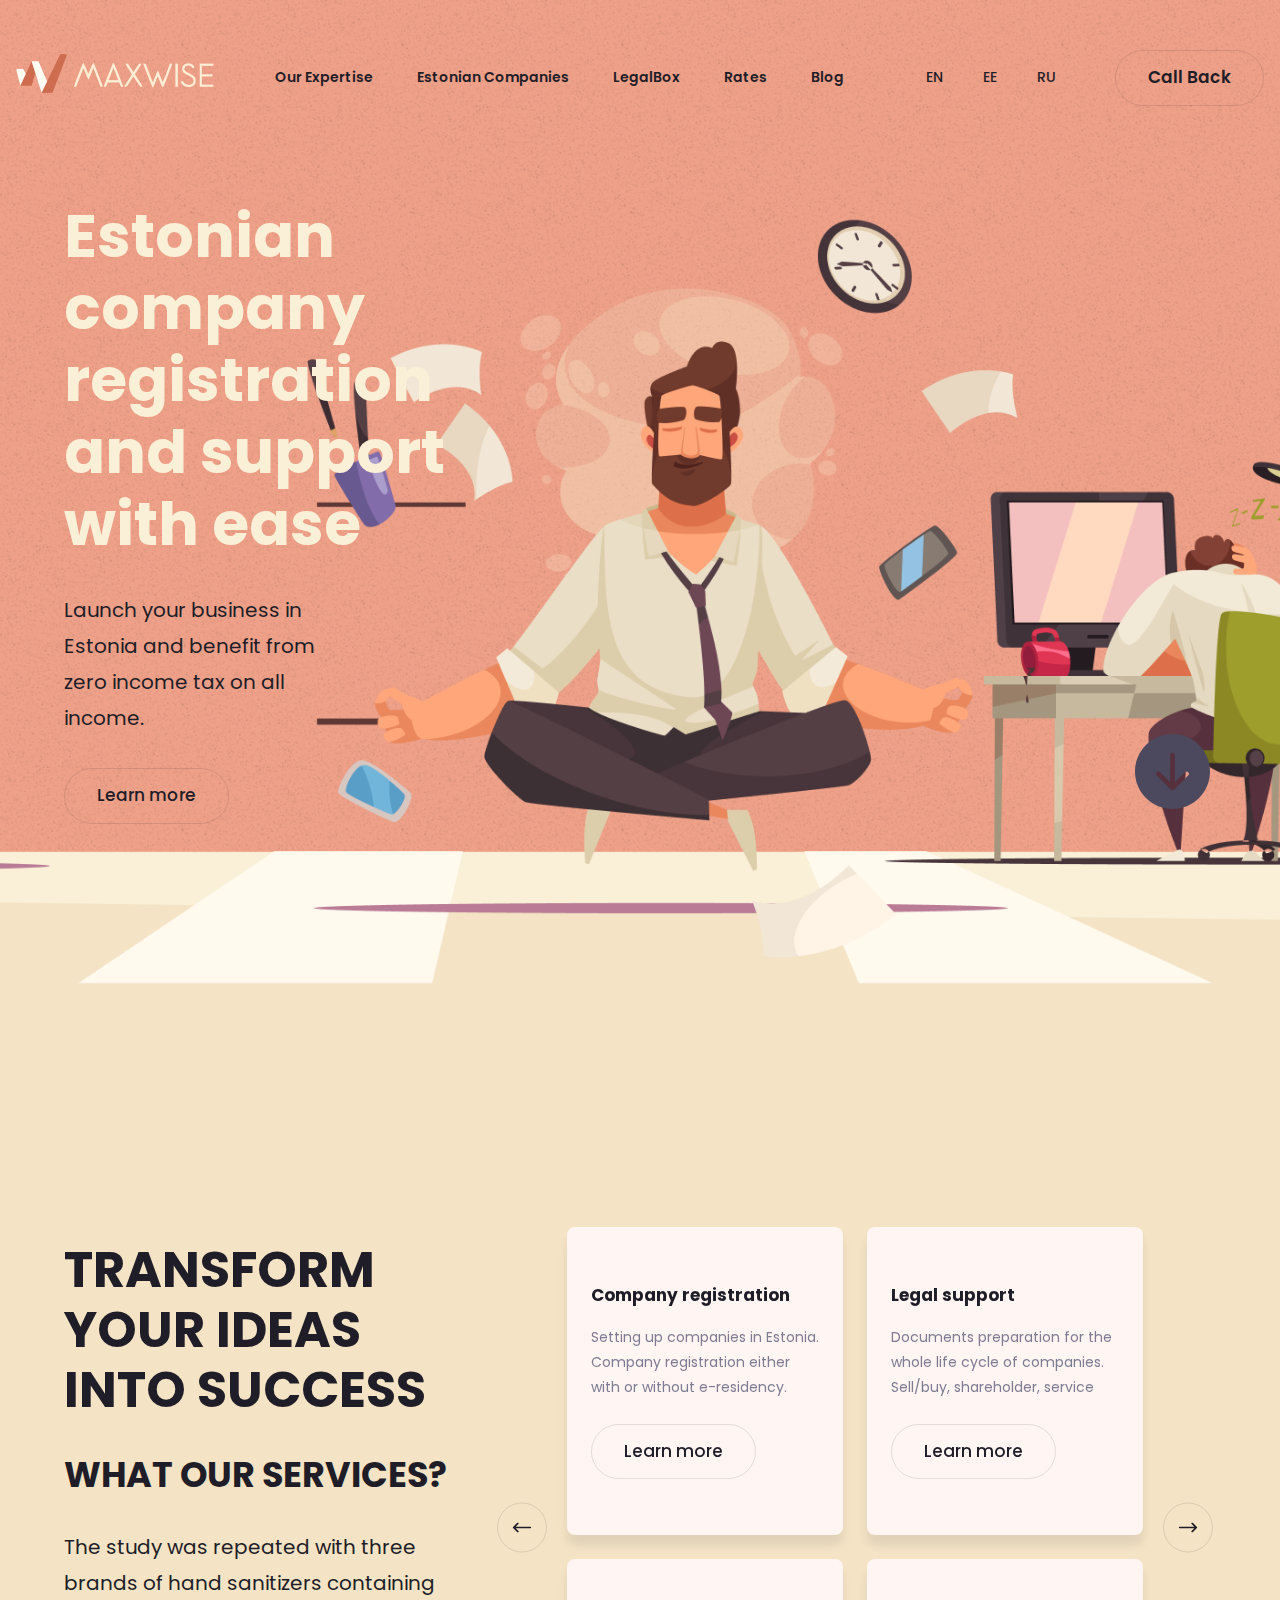
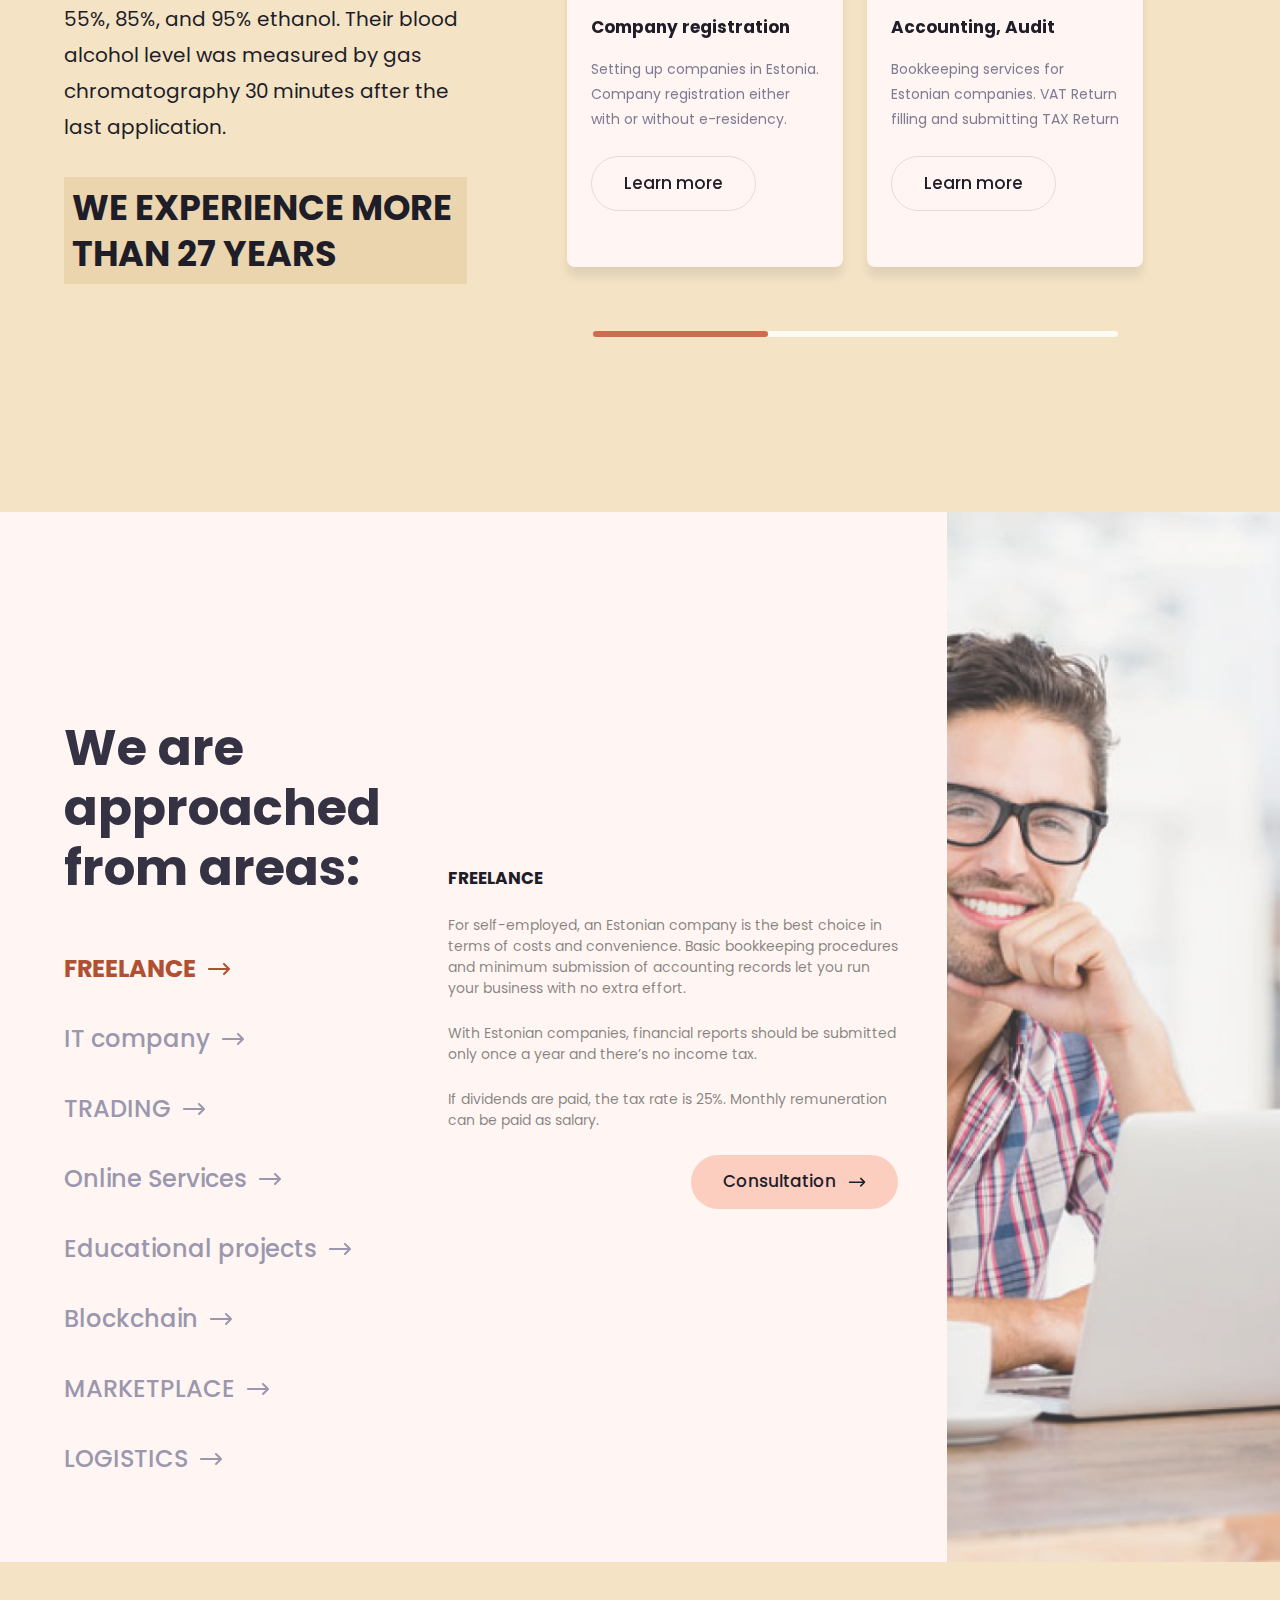
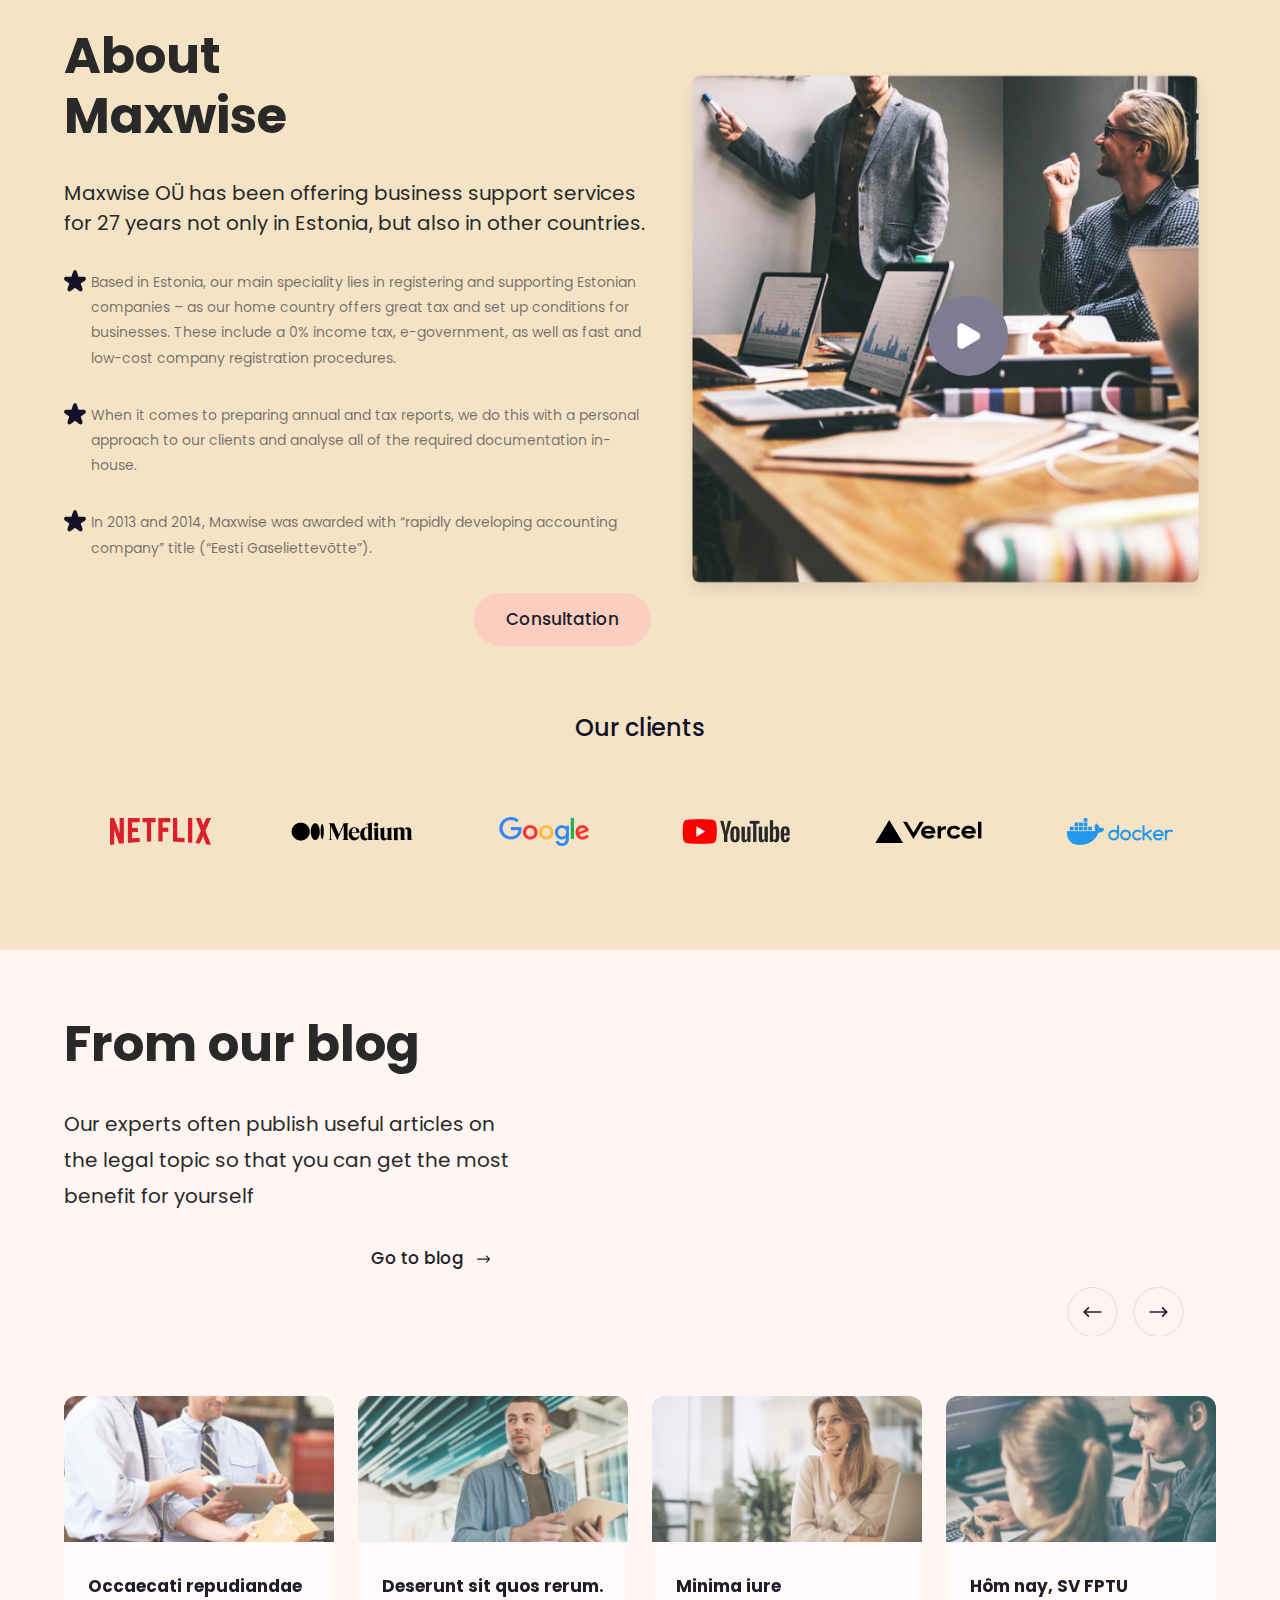
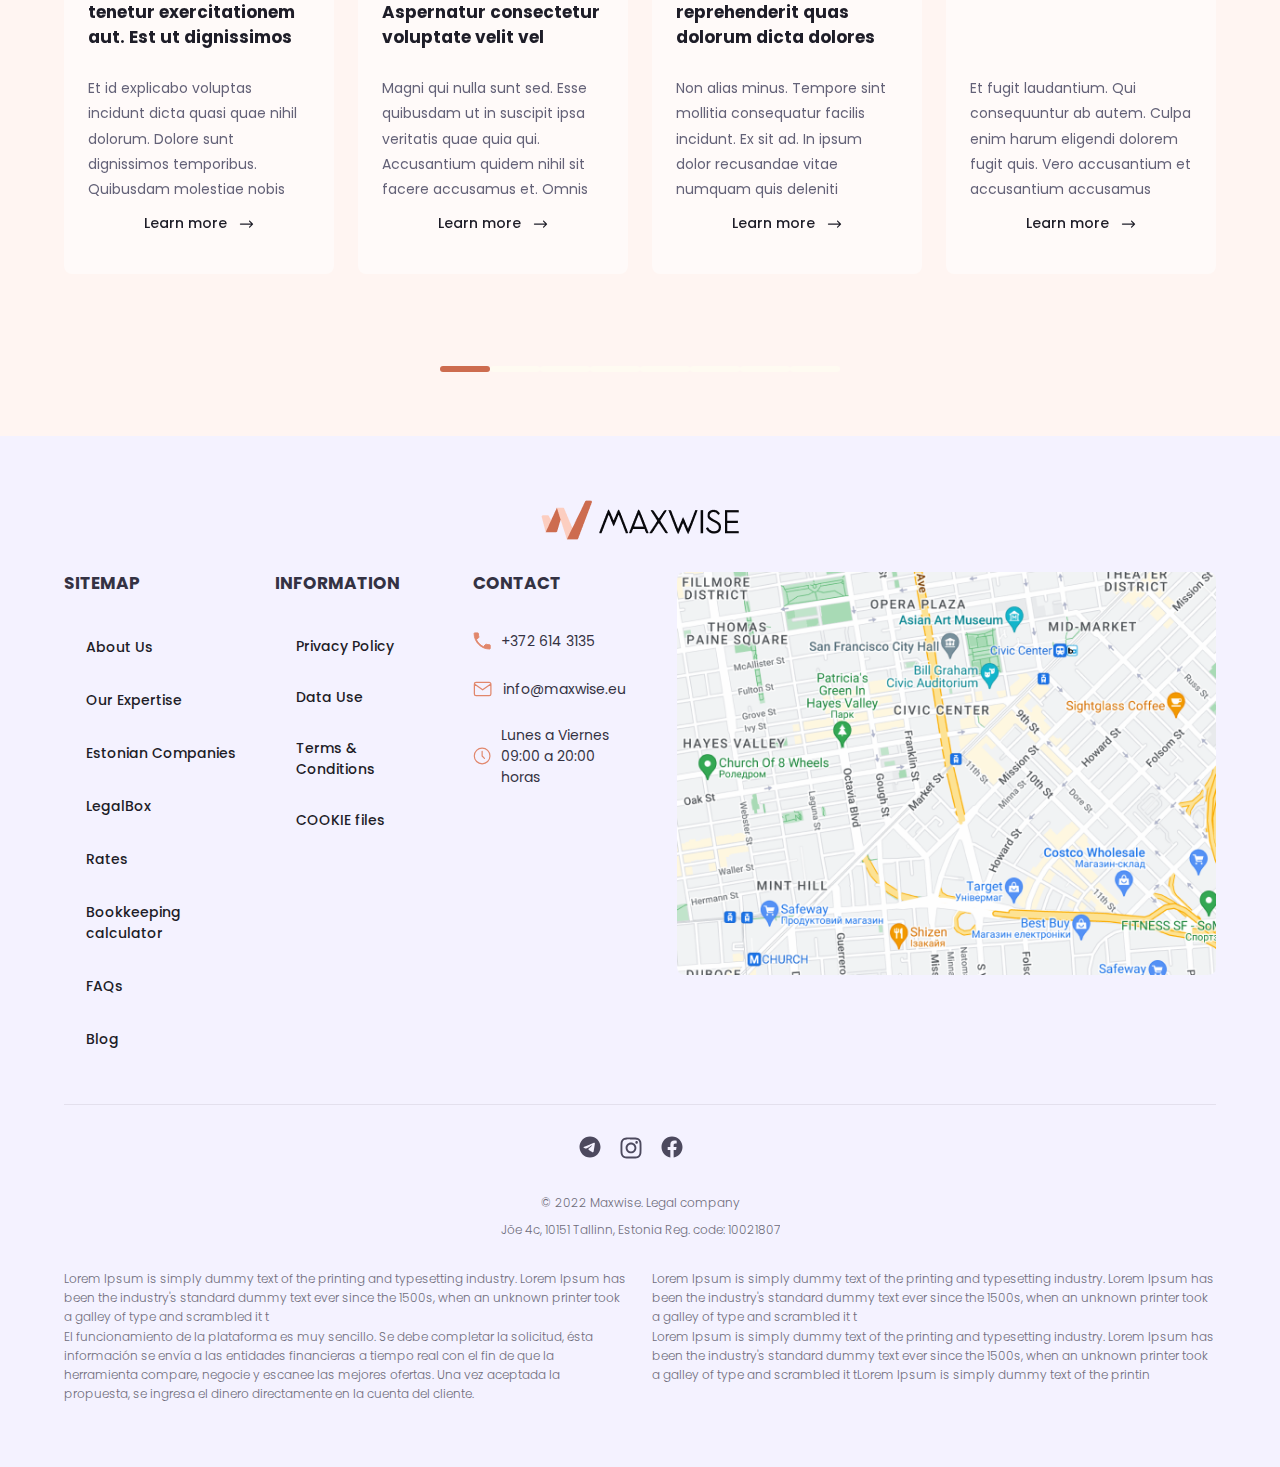
<file: index.html>
<!DOCTYPE html>
<html lang="en">
<head>
    <meta charset="UTF-8">
    <meta http-equiv="X-UA-Compatible" content="IE=edge">
    <meta name="viewport" content="width=device-width, initial-scale=1.0">
    <link href="https://fonts.googleapis.com/css2?family=Poppins:wght@300;400;500;700;800&display=swap" rel="stylesheet">
    <link rel="stylesheet" href="style/slick.css">
    <link rel="stylesheet" href="style/reset.css">
    <link rel="stylesheet" href="style/style.css">
    <title>Maxwise</title>
</head>
<body class="bodyOn">
    <div class="fullpage">
       <button>
            <img src="img/fulpageArrow.svg" alt="">
       </button>
    </div>

    <header>
        <div class="wrapper">
            <a href="#" class="logoHeader">
                <img src="img/logoHeader.png" alt="Maxwise">
            </a>
            <ul>
                <li>
                    <a href="support.html">Our Expertise</a>
                </li>
                <li>
                    <a href="#">Estonian Companies</a>
                </li>
                <li>
                    <a href="registration.html">LegalBox</a>
                </li>
                <li>
                    <a href="post.html">Rates</a>
                </li>
                <li>
                    <a href="blog.html">Blog</a>
                </li>
            </ul>
            <div class="toggle">
                <button>EN</button>
                <button>EE</button>
                <button>RU</button>
            </div>
            <a href="#" class="headerCall">
                Call Back
            </a>
            <div class="burger">
                <img src="img/burger.svg" alt="">
            </div>
        </div>
    </header>
    <!--Header-->

    <div class="bunner">
        <div class="wrapper">
            <div class="bunnerLeft">
                    <h1>Estonian <br> 
                        company <br>
                        registration <br>
                        and support <br>
                        with ease
                    </h1>
                    <h2>Launch your business in Estonia and benefit
                        from zero income tax on all income.</h2>
                    <a href="#" class="bunnerLeftBtn">Learn more</a>
            </div>
            <div class="bunnerImg">
                <img src="img/bunner.png" alt="">
            </div>
            <div class="bunnerRight">
                    <img src="img/bannerPlanwet.png" alt="">
            </div>
        </div>
        <div class="showContainer">
            <div class="showContainerSection">
                <svg onclick="svgClose()" width="26" height="26" viewBox="0 0 26 26" fill="none" xmlns="http://www.w3.org/2000/svg">
                    <path d="M25 1L1 25M1 1L25 25" stroke="black" stroke-width="2" stroke-linecap="round" stroke-linejoin="round"/>
                </svg>
                <div>
                    <p class="Just">Just 450EUR</p>
                    <p class="showContainerFull">for <strong>full package</strong> with e-residency applied</p>
                    <button class="showContainerButton">GET STARTED</button>
                </div>
            </div>
        </div>
    </div>
    <!--Bunner-->

    <nav class="navbar">
        <div class="navbarWrapper">
        <div class="navTop">
                <a href="#">
                    <img src="img/logoBurger.png" alt="">
                </a>
                <a href="#" class="burger-open">
                    <img src="img/close.png" alt="">
                </a>
        </div>
        <div class="navbarToggle">
                <button>EN</button>
                <button>EE</button>
                <button>RU</button>
        </div>
        <ul class="navbarNav">
                <li>
                    <a href="support.html">Our Expertise</a>
                    <img src="img/btnArrow.svg" alt="">
                </li>
                <li>
                    <a href="registration.html">Estonian Companies</a>
                    <img src="img/btnArrow.svg" alt="">
                </li>
                <li>
                    <a href="#">LegalBox</a>
                    <img src="img/btnArrow.svg" alt="">
                </li>
                <li>
                    <a href="post.html">Rates</a>
                    <img src="img/btnArrow.svg" alt="">
                </li>
                <li>
                    <a href="blog.html">Blog</a>
                    <img src="img/btnArrow.svg" alt="">
                </li>
        </ul>
        <button class="CallBack">Call Back</button>
        <div class="navbarNavFlex">
                <ul class="navbarNavFlexLeft">
                    <p>SITEMAP</p>
                    <li>
                        <a href="#">About Us</a>
                    </li>
                    <li>
                        <a href="#">Our Expertise</a>
                    </li>
                    <li>
                        <a href="#">Estonian
                            Companies</a>
                    </li>
                    <li>
                        <a href="#">LegalBox</a>
                    </li>
                    <li>
                        <a href="#">Rates</a>
                    </li>
                    <li>
                        <a href="#">Bookkeeping
                            calculator</a>
                    </li>
                    <li>
                        <a href="#">FAQs</a>
                    </li>
                    <li>
                        <a href="#">Blog</a>
                    </li>
                </ul>
                <ul class="navbarNavFlexRight">
                    <p>INFORMATION</p>
                    <li>
                        <a href="#">Privacy Policy</a>
                    </li>
                    <li>
                        <a href="#">Data Use</a>
                    </li>
                    <li>
                        <a href="#">Terms & 
                            Conditions</a>
                    </li>
                    <li>
                        <a href="#">COOKIE files</a>
                    </li>
                </ul>
        </div>
        <div class="footerContact">
            <h3>Contact</h3>
            <ul>
                <li class="footerContactPhone">
                    <a href="tel:+3726143135">+372 614 3135</a>
                </li>
                <li class="footerContactMail">
                    <a href="mail:info@maxwise.eu">info@maxwise.eu</a>
                </li>
                <li class="footerContactDate">
                    Lunes a Viernes <br>
                    09:00 a 20:00 horas
                </li>
            </ul>
        </div>
        <div class="footerBottomSocial">
                <ul>
                    <li>
                        <a href="#">
                            <svg width="22" height="22" viewBox="0 0 22 22" fill="none" xmlns="http://www.w3.org/2000/svg">
                                <path d="M21.5 10.9834C21.5 16.7824 16.799 21.4834 11 21.4834C5.20101 21.4834 0.5 16.7824 0.5 10.9834C0.5 5.18441 5.20101 0.483398 11 0.483398C16.799 0.483398 21.5 5.18441 21.5 10.9834ZM11.3763 8.23501C10.355 8.65979 8.31392 9.53899 5.25296 10.8726C4.75591 11.0703 4.49553 11.2636 4.47183 11.4527C4.43177 11.7722 4.83193 11.8981 5.37684 12.0694C5.45096 12.0927 5.52776 12.1169 5.6065 12.1425C6.14261 12.3167 6.86378 12.5206 7.23868 12.5287C7.57875 12.5361 7.95831 12.3959 8.37736 12.1081C11.2373 10.1776 12.7136 9.20178 12.8063 9.18074C12.8717 9.1659 12.9623 9.14724 13.0237 9.20181C13.0851 9.25638 13.0791 9.35972 13.0726 9.38745C13.0329 9.55644 11.4622 11.0168 10.6493 11.7725C10.3959 12.0081 10.2161 12.1752 10.1794 12.2134C10.0971 12.2989 10.0132 12.3797 9.93254 12.4575C9.43447 12.9376 9.06098 13.2977 9.95321 13.8856C10.382 14.1682 10.7251 14.4018 11.0674 14.6349C11.4412 14.8895 11.8141 15.1434 12.2965 15.4596C12.4194 15.5402 12.5367 15.6239 12.6511 15.7054C13.0861 16.0155 13.477 16.2942 13.9598 16.2497C14.2404 16.2239 14.5302 15.9601 14.6774 15.1732C15.0252 13.3137 15.709 9.28459 15.867 7.6243C15.8808 7.47884 15.8634 7.29267 15.8494 7.21095C15.8354 7.12923 15.8062 7.0128 15.7 6.9266C15.5742 6.82452 15.38 6.803 15.2931 6.80453C14.8982 6.81148 14.2923 7.02217 11.3763 8.23501Z" fill="#4C495E"/>
                            </svg>    
                        </a>
                    </li>
                    <li>
                        <a href="#">
                            <svg width="24" height="25" viewBox="0 0 24 25" fill="none" xmlns="http://www.w3.org/2000/svg">
                                <path d="M12.001 2.4834C9.14933 2.4834 8.79145 2.49587 7.67144 2.54684C6.55362 2.59802 5.79061 2.775 5.12298 3.03465C4.43237 3.30284 3.84656 3.6616 3.26292 4.24545C2.67886 4.82908 2.3201 5.4149 2.05104 6.10528C1.79072 6.77313 1.61353 7.53636 1.56322 8.65374C1.51313 9.77376 1.5 10.1319 1.5 12.9835C1.5 15.8352 1.51269 16.1919 1.56344 17.312C1.61485 18.4298 1.79182 19.1928 2.05126 19.8604C2.31966 20.551 2.67842 21.1368 3.26227 21.7205C3.84568 22.3045 4.4315 22.6642 5.12166 22.9324C5.78973 23.192 6.55296 23.369 7.67056 23.4202C8.79058 23.4711 9.14824 23.4836 11.9997 23.4836C14.8515 23.4836 15.2083 23.4711 16.3283 23.4202C17.4462 23.369 18.21 23.192 18.8781 22.9324C19.5685 22.6642 20.1534 22.3045 20.7369 21.7205C21.3209 21.1368 21.6797 20.551 21.9487 19.8606C22.2069 19.1928 22.3841 18.4296 22.4366 17.3122C22.4869 16.1922 22.5 15.8352 22.5 12.9835C22.5 10.1319 22.4869 9.77397 22.4366 8.65396C22.3841 7.53614 22.2069 6.77313 21.9487 6.1055C21.6797 5.4149 21.3209 4.82908 20.7369 4.24545C20.1528 3.66138 19.5687 3.30263 18.8775 3.03465C18.2081 2.775 17.4446 2.59802 16.3268 2.54684C15.2068 2.49587 14.8502 2.4834 11.9977 2.4834H12.001ZM11.059 4.37561C11.3386 4.37517 11.6505 4.37561 12.001 4.37561C14.8045 4.37561 15.1368 4.38567 16.2439 4.43598C17.2677 4.48279 17.8233 4.65386 18.1934 4.79758C18.6834 4.98789 19.0328 5.2154 19.4001 5.5829C19.7676 5.9504 19.9951 6.30041 20.1858 6.79041C20.3295 7.1601 20.5008 7.71573 20.5474 8.73949C20.5977 9.84638 20.6087 10.1789 20.6087 12.9811C20.6087 15.7833 20.5977 16.1158 20.5474 17.2227C20.5006 18.2465 20.3295 18.8021 20.1858 19.1718C19.9955 19.6618 19.7676 20.0107 19.4001 20.378C19.0326 20.7455 18.6836 20.973 18.1934 21.1633C17.8237 21.3077 17.2677 21.4783 16.2439 21.5251C15.137 21.5754 14.8045 21.5864 12.001 21.5864C9.19724 21.5864 8.86495 21.5754 7.75807 21.5251C6.73431 21.4779 6.17867 21.3068 5.80833 21.1631C5.31832 20.9728 4.96832 20.7453 4.60081 20.3778C4.23331 20.0103 4.00581 19.6611 3.81506 19.1709C3.67134 18.8012 3.50005 18.2456 3.45346 17.2218C3.40314 16.1149 3.39308 15.7824 3.39308 12.9785C3.39308 10.1745 3.40314 9.84376 3.45346 8.73687C3.50027 7.71311 3.67134 7.15748 3.81506 6.78735C4.00537 6.29734 4.23331 5.94734 4.60081 5.57984C4.96832 5.21233 5.31832 4.98483 5.80833 4.79408C6.17845 4.6497 6.73431 4.47908 7.75807 4.43204C8.7267 4.38829 9.10208 4.37517 11.059 4.37298V4.37561ZM17.6059 6.11906C16.9102 6.11906 16.3458 6.68279 16.3458 7.37864C16.3458 8.07427 16.9102 8.63865 17.6059 8.63865C18.3015 8.63865 18.8659 8.07427 18.8659 7.37864C18.8659 6.683 18.3015 6.11906 17.6059 6.11906ZM12.001 7.59126C9.02311 7.59126 6.60874 10.0056 6.60874 12.9835C6.60874 15.9614 9.02311 18.3747 12.001 18.3747C14.9789 18.3747 17.3924 15.9614 17.3924 12.9835C17.3924 10.0056 14.9789 7.59126 12.001 7.59126ZM12.001 9.48347C13.9339 9.48347 15.501 11.0504 15.501 12.9835C15.501 14.9164 13.9339 16.4835 12.001 16.4835C10.0679 16.4835 8.50095 14.9164 8.50095 12.9835C8.50095 11.0504 10.0679 9.48347 12.001 9.48347Z" fill="#4C495E"/>
                            </svg>    
                        </a>
                    </li>
                    <li>
                        <a href="#">
                            <svg width="22" height="22" viewBox="0 0 22 22" fill="none" xmlns="http://www.w3.org/2000/svg">
                                <path d="M21.5004 11.0476C21.5004 5.21313 16.7993 0.483398 11.0002 0.483398C5.2011 0.483398 0.5 5.21313 0.5 11.0476C0.5 16.3204 4.33977 20.6909 9.35955 21.4834V14.1013H6.69348V11.0476H9.35955V8.72015C9.35955 6.0725 10.9272 4.61003 13.3256 4.61003C14.4744 4.61003 15.6761 4.81636 15.6761 4.81636V7.41613H14.352C13.0476 7.41613 12.6409 8.23046 12.6409 9.0659V11.0476H15.553L15.0875 14.1013H12.6409V21.4834C17.6606 20.6909 21.5004 16.3204 21.5004 11.0476Z" fill="#4C495E"/>
                            </svg>    
                        </a>
                    </li>
                </ul>
        </div>
        </div>
    </nav>
    <!--Navigation-->

    <div class="transformSection">
        <div class="wrapper">
            <div class="transformSectionLeft">
                <h2>TRANSFORM YOUR IDEAS INTO SUCCESS</h2>
                <h3>WHAT OUR SERVICES?</h3>
                <p>The study was repeated with three brands of hand sanitizers containing 55%, 85%, and 95% ethanol. Their blood alcohol level was measured by gas chromatography 30 minutes after the last application. </p>
                <h4>WE EXPERIENCE MORE THAN 27 YEARS</h4>
            </div>
            <div class="transformSectionRight">
                <div class="transformSliderArrow">
                    <div class="transformSliderPrev">
                        <svg width="20" height="10" viewBox="0 0 20 10" fill="none" xmlns="http://www.w3.org/2000/svg">
                            <path d="M6.42292 1.42259C6.74835 1.09715 6.74835 0.569513 6.42292 0.244077C6.09748 -0.0813601 5.56984 -0.0813601 5.2444 0.244076L1.07774 4.41074C0.752301 4.73618 0.752301 5.26382 1.07774 5.58925L5.2444 9.75592C5.56984 10.0814 6.09748 10.0814 6.42291 9.75592C6.74835 9.43048 6.74835 8.90285 6.42291 8.57741L3.67884 5.83333L18.3337 5.83333C18.7939 5.83333 19.167 5.46024 19.167 5C19.167 4.53976 18.7939 4.16667 18.3337 4.16667L3.67884 4.16666L6.42292 1.42259Z" fill="#1E1D28"/>
                        </svg>    
                    </div>
                    <div class="transformSliderNext">
                        <svg width="20" height="10" viewBox="0 0 20 10" fill="none" xmlns="http://www.w3.org/2000/svg">
                            <path d="M13.5771 8.57741C13.2516 8.90285 13.2516 9.43049 13.5771 9.75592C13.9025 10.0814 14.4302 10.0814 14.7556 9.75592L18.9223 5.58926C19.2477 5.26382 19.2477 4.73618 18.9223 4.41075L14.7556 0.244078C14.4302 -0.0813593 13.9025 -0.0813593 13.5771 0.244078C13.2516 0.569515 13.2516 1.09715 13.5771 1.42259L16.3212 4.16667H1.66634C1.2061 4.16667 0.833008 4.53976 0.833008 5C0.833008 5.46024 1.2061 5.83333 1.66634 5.83333H16.3212L13.5771 8.57741Z" fill="#1E1D28"/>
                        </svg>  
                    </div>
                </div>
                <div class="transformSlider transformSliderPage">
                    <div class="transformItem transformItems">
                        <h3>Company registration</h3>
                        <p>Setting up companies in Estonia.
                            Company registration either with or without e-residency.
                            Virtual office and Contract person in Estonia included.</p>
                            <button>Learn more</button>
                    </div>
                    <div class="transformItem transformItems">
                        <h3>Company registration</h3>
                        <p>Setting up companies in Estonia.
                            Company registration either with or without e-residency.
                            Virtual office and Contract person in Estonia included.</p>
                            <button>Learn more</button>
                    </div>
                    <div class="transformItem transformItems">
                        <h3>Legal support</h3>
                        <p>Documents preparation for the whole life cycle of companies.
                            Sell/buy, shareholder, service agreements.
                            General meetings management and preparation.</p>
                            <button>Learn more</button>
                    </div>
                    <div class="transformItem transformItems">
                        <h3>Accounting, Audit</h3>
                        <p>Bookkeeping services for Estonian companies.
                            VAT Return filling and submitting
                            TAX Return filing and submitting
                            Annual Financial Statement preparation.
                            Audit support.</p>
                            <button>Learn more</button>
                    </div>
                    <div class="transformItem transformItems">
                        <h3>Open bank account</h3>
                        <p>Opening accounts in banks and payment institutions.
                            Compliance documents preparation.
                            Filling out the KYC documents.
                            Verification and Identification preparation.</p>
                            <button>Learn more</button>
                    </div>
                    <div class="transformItem transformItems">
                        <h3>Tax assistant</h3>
                        <p>Issuing Tax legal opinion
                            Proceeding of VAT Compliance
                            Cross- border taxation rules appliance</p>
                            <button>Learn more</button>
                    </div>
                </div>
                <div class="transformSliderDots"></div>
            </div>
        </div>
    </div>
    <!--TRANSFORM YOUR IDEAS INTO SUCCESS-->

    <div class="fromAreas">
        <div class="wrapper">
            <div class="fromAreasLeft">
                <h2>We are approached from areas:</h2>
                <ul class="tabs">
                    <li>
                        <a href="#tab1">FREELANCE 
                        </a>
                        <svg width="22" height="12" viewBox="0 0 22 12" fill="none" xmlns="http://www.w3.org/2000/svg">
                            <path d="M15.2929 10.2929C14.9024 10.6834 14.9024 11.3166 15.2929 11.7071C15.6834 12.0976 16.3166 12.0976 16.7071 11.7071L21.7071 6.70711C22.0976 6.31658 22.0976 5.68342 21.7071 5.29289L16.7071 0.292894C16.3166 -0.0976312 15.6834 -0.0976312 15.2929 0.292894C14.9024 0.683417 14.9024 1.31658 15.2929 1.70711L18.5858 5H1C0.447715 5 0 5.44772 0 6C0 6.55229 0.447715 7 1 7H18.5858L15.2929 10.2929Z" fill="#9A97AE"/>
                        </svg>   
                    </li>
                    <li>
                        <a href="#tab2">IT company</a>
                        <svg width="22" height="12" viewBox="0 0 22 12" fill="none" xmlns="http://www.w3.org/2000/svg">
                            <path d="M15.2929 10.2929C14.9024 10.6834 14.9024 11.3166 15.2929 11.7071C15.6834 12.0976 16.3166 12.0976 16.7071 11.7071L21.7071 6.70711C22.0976 6.31658 22.0976 5.68342 21.7071 5.29289L16.7071 0.292894C16.3166 -0.0976312 15.6834 -0.0976312 15.2929 0.292894C14.9024 0.683417 14.9024 1.31658 15.2929 1.70711L18.5858 5H1C0.447715 5 0 5.44772 0 6C0 6.55229 0.447715 7 1 7H18.5858L15.2929 10.2929Z" fill="#9A97AE"/>
                        </svg>    
                    </li>
                    <li>
                        <a href="#tab3">TRADING</a>
                        <svg width="22" height="12" viewBox="0 0 22 12" fill="none" xmlns="http://www.w3.org/2000/svg">
                            <path d="M15.2929 10.2929C14.9024 10.6834 14.9024 11.3166 15.2929 11.7071C15.6834 12.0976 16.3166 12.0976 16.7071 11.7071L21.7071 6.70711C22.0976 6.31658 22.0976 5.68342 21.7071 5.29289L16.7071 0.292894C16.3166 -0.0976312 15.6834 -0.0976312 15.2929 0.292894C14.9024 0.683417 14.9024 1.31658 15.2929 1.70711L18.5858 5H1C0.447715 5 0 5.44772 0 6C0 6.55229 0.447715 7 1 7H18.5858L15.2929 10.2929Z" fill="#9A97AE"/>
                        </svg>   
                    </li>
                    <li>
                        <a href="#tab4">Online Services</a>
                        <svg width="22" height="12" viewBox="0 0 22 12" fill="none" xmlns="http://www.w3.org/2000/svg">
                            <path d="M15.2929 10.2929C14.9024 10.6834 14.9024 11.3166 15.2929 11.7071C15.6834 12.0976 16.3166 12.0976 16.7071 11.7071L21.7071 6.70711C22.0976 6.31658 22.0976 5.68342 21.7071 5.29289L16.7071 0.292894C16.3166 -0.0976312 15.6834 -0.0976312 15.2929 0.292894C14.9024 0.683417 14.9024 1.31658 15.2929 1.70711L18.5858 5H1C0.447715 5 0 5.44772 0 6C0 6.55229 0.447715 7 1 7H18.5858L15.2929 10.2929Z" fill="#9A97AE"/>
                        </svg>   
                    </li>
                    <li>
                        <a href="#tab5">Educational projects</a>
                        <svg width="22" height="12" viewBox="0 0 22 12" fill="none" xmlns="http://www.w3.org/2000/svg">
                            <path d="M15.2929 10.2929C14.9024 10.6834 14.9024 11.3166 15.2929 11.7071C15.6834 12.0976 16.3166 12.0976 16.7071 11.7071L21.7071 6.70711C22.0976 6.31658 22.0976 5.68342 21.7071 5.29289L16.7071 0.292894C16.3166 -0.0976312 15.6834 -0.0976312 15.2929 0.292894C14.9024 0.683417 14.9024 1.31658 15.2929 1.70711L18.5858 5H1C0.447715 5 0 5.44772 0 6C0 6.55229 0.447715 7 1 7H18.5858L15.2929 10.2929Z" fill="#9A97AE"/>
                        </svg>   
                    </li>
                    <li>
                        <a href="#tab6">Blockchain</a>
                        <svg width="22" height="12" viewBox="0 0 22 12" fill="none" xmlns="http://www.w3.org/2000/svg">
                            <path d="M15.2929 10.2929C14.9024 10.6834 14.9024 11.3166 15.2929 11.7071C15.6834 12.0976 16.3166 12.0976 16.7071 11.7071L21.7071 6.70711C22.0976 6.31658 22.0976 5.68342 21.7071 5.29289L16.7071 0.292894C16.3166 -0.0976312 15.6834 -0.0976312 15.2929 0.292894C14.9024 0.683417 14.9024 1.31658 15.2929 1.70711L18.5858 5H1C0.447715 5 0 5.44772 0 6C0 6.55229 0.447715 7 1 7H18.5858L15.2929 10.2929Z" fill="#9A97AE"/>
                        </svg>   
                    </li>
                    <li>
                        <a href="#tab7">MARKETPLACE</a>
                        <svg width="22" height="12" viewBox="0 0 22 12" fill="none" xmlns="http://www.w3.org/2000/svg">
                            <path d="M15.2929 10.2929C14.9024 10.6834 14.9024 11.3166 15.2929 11.7071C15.6834 12.0976 16.3166 12.0976 16.7071 11.7071L21.7071 6.70711C22.0976 6.31658 22.0976 5.68342 21.7071 5.29289L16.7071 0.292894C16.3166 -0.0976312 15.6834 -0.0976312 15.2929 0.292894C14.9024 0.683417 14.9024 1.31658 15.2929 1.70711L18.5858 5H1C0.447715 5 0 5.44772 0 6C0 6.55229 0.447715 7 1 7H18.5858L15.2929 10.2929Z" fill="#9A97AE"/>
                        </svg>   
                    </li>
                    <li>
                        <a href="#tab8">LOGISTICS</a>
                        <svg width="22" height="12" viewBox="0 0 22 12" fill="none" xmlns="http://www.w3.org/2000/svg">
                            <path d="M15.2929 10.2929C14.9024 10.6834 14.9024 11.3166 15.2929 11.7071C15.6834 12.0976 16.3166 12.0976 16.7071 11.7071L21.7071 6.70711C22.0976 6.31658 22.0976 5.68342 21.7071 5.29289L16.7071 0.292894C16.3166 -0.0976312 15.6834 -0.0976312 15.2929 0.292894C14.9024 0.683417 14.9024 1.31658 15.2929 1.70711L18.5858 5H1C0.447715 5 0 5.44772 0 6C0 6.55229 0.447715 7 1 7H18.5858L15.2929 10.2929Z" fill="#9A97AE"/>
                        </svg>   
                    </li>
                </ul>
            </div>
        </div>
        <div class="fromAreasRight">
            <div  id="tab1" class="fromAreasTabsContainer tabsPositionSvg">
                <div class="fromAreasScroll">
                    <div class="fromAreasTabsContainerLeft">
                        <h3>FREELANCE</h3>
                        <p>For self-employed, an Estonian company is the best choice in terms of costs and convenience. Basic bookkeeping procedures and minimum submission of accounting records let you run your business with no extra effort.</p>
                        <p>With Estonian companies, financial reports should be submitted only once a year and there’s no income tax. </p>
                        <p>If dividends are paid, the tax rate is 25%. Monthly remuneration can be paid as salary.</p>
                        <div class="fromAreasBtn">
                        <button class="fromAreas1Btn">Consultation</button>
                        </div>
                    </div>
                    <div class="fromAreasTabsContainerRight">
                        <svg class="closeSvgBlog" width="26" height="26" viewBox="0 0 26 26" fill="none" xmlns="http://www.w3.org/2000/svg">
                            <path d="M25 1L1 25M1 1L25 25" stroke="black" stroke-width="2" stroke-linecap="round" stroke-linejoin="round"/>
                        </svg>
                        <img src="img/ImageFX.png" alt="" class="desctopImg">
                        <h3>FREELANCE</h3>
                        <img src="img/blogMibileImg1.png" alt="" class="blogMibileImg">
                    </div>
                </div>
            </div>

            <div  id="tab2" class="fromAreasTabsContainer tabsPositionSvg">
                <div class="fromAreasScroll">
                    <div class="fromAreasTabsContainerLeft">
                        <h3>IT company</h3>
                        <p>An Estonia company for IT businesses allows to run big projects without the tax burden (before dividends withdraw). </p>
                        <p>The country’s tax-friendly environment for businesses also means that you don’t pay income tax.</p>
                        <div class="fromAreasBtn">
                            <button class="fromAreas0Btn">Learn more</button>
                            <button class="fromAreas1Btn">Consultation</button>
                        </div>
                    </div>
                    <div class="fromAreasTabsContainerRight">
                        <svg class="closeSvgBlog" width="26" height="26" viewBox="0 0 26 26" fill="none" xmlns="http://www.w3.org/2000/svg">
                            <path d="M25 1L1 25M1 1L25 25" stroke="black" stroke-width="2" stroke-linecap="round" stroke-linejoin="round"/>
                        </svg>
                        <img src="img/ImageFX2.png" alt="" class="desctopImg">
                        <h3>IT company</h3>
                        <img src="img/blogMibileImg2.png" alt="" class="blogMibileImg">
                    </div>
                </div>
            </div>
            
            <div  id="tab3" class="fromAreasTabsContainer tabsPositionSvg">
                <div class="fromAreasScroll">
                    <div class="fromAreasTabsContainerLeft">
                        <h3>TRADING</h3>
                        <p>If international trade is organized through an Estonian company, there’s no corporate income tax.</p>
                        <p>To work in and outside the EU, you can register the Estonian VAT and EORI numbers.</p>
                        <p>With the <a href="#"> e-residency card</a>, the Estonian company can also be managed remotely.</p>
                        <div class="fromAreasBtn">
                            <button class="fromAreas0Btn">Learn more</button>
                            <button class="fromAreas1Btn">Consultation</button>
                        </div>
                    </div>
                    <div class="fromAreasTabsContainerRight">
                        <svg class="closeSvgBlog" width="26" height="26" viewBox="0 0 26 26" fill="none" xmlns="http://www.w3.org/2000/svg">
                            <path d="M25 1L1 25M1 1L25 25" stroke="black" stroke-width="2" stroke-linecap="round" stroke-linejoin="round"/>
                        </svg>
                        <img src="img/ImageFX3.png" alt="" class="desctopImg">
                        <h3>TRADING</h3>
                        <img src="img/blogMibileImg3.png" alt="" class="blogMibileImg">
                    </div>
                </div>
            </div>

            <div  id="tab4" class="fromAreasTabsContainer tabsPositionSvg">
                <div class="fromAreasScroll">
                    <div class="fromAreasTabsContainerLeft">
                        <h3>Online Services</h3>
                        <p>For various service providers, such as ticket, event, telecommunication and other services, an Estonian company is a cost-effective solution, taking unnecessary stress from running your business.</p>
                        <p>All reports for Estonian companies can be submitted electronically and follow simple bookkeeping procedures, plus there’s no income tax.</p>
                        <p>What’s more, for businesses providing their services online, you can apply for the MOSS scheme and obtain an Estonian VAT number.</p>
                        <div class="fromAreasBtn">
                            <button class="fromAreas0Btn">Learn more</button>
                            <button class="fromAreas1Btn">Consultation</button>
                        </div>
                    </div>
                    <div class="fromAreasTabsContainerRight">
                        <svg class="closeSvgBlog" width="26" height="26" viewBox="0 0 26 26" fill="none" xmlns="http://www.w3.org/2000/svg">
                            <path d="M25 1L1 25M1 1L25 25" stroke="black" stroke-width="2" stroke-linecap="round" stroke-linejoin="round"/>
                        </svg>
                        <img src="img/ImageFX4.png" alt="" class="desctopImg">
                        <h3>Online Services</h3>
                        <img src="img/blogMibileImg4.png" alt="" class="blogMibileImg">
                    </div>
                </div>
            </div>

            <div  id="tab5" class="fromAreasTabsContainer tabsPositionSvg">
                <div class="fromAreasScroll">
                    <div class="fromAreasTabsContainerLeft">
                        <p>The online educational services can immensely benefit from running their business in Estonia.</p>
                        <p> If you sell your digital services within the EU, you can apply for the MOSS scheme and obtain an Estonian VAT number.</p>
                        <p>All reports for Estonian companies can be submitted electronically and follow simple bookkeeping procedures, plus you will not be charged for income tax.</p>
                        <div class="fromAreasBtn">
                            <button class="fromAreas0Btn">Learn more</button>
                            <button class="fromAreas1Btn">Consultation</button>
                        </div>
                    </div>
                    <div class="fromAreasTabsContainerRight">
                        <svg class="closeSvgBlog" width="26" height="26" viewBox="0 0 26 26" fill="none" xmlns="http://www.w3.org/2000/svg">
                            <path d="M25 1L1 25M1 1L25 25" stroke="black" stroke-width="2" stroke-linecap="round" stroke-linejoin="round"/>
                        </svg>
                        <img src="img/ImageFX5.png" alt="" class="desctopImg">
                        <img src="img/blogMibileImg5.png" alt="" class="blogMibileImg">
                    </div>
                </div>
            </div>
            
            <div  id="tab6" class="fromAreasTabsContainer tabsPositionSvg">
                <div class="fromAreasScroll">
                    <div class="fromAreasTabsContainerLeft">
                        <h3>Blockchain</h3>
                        <p>An Estonian company is an excellent choice for cryptocurrency businesses. In Estonia, it is easy to obtain a <a href="#">license</a> and it permits to do both – client`s wallet administration and cryptocurrency conversion to fiat-currency.</p>
                        <p>What’s more, having obtained the Estonian e-residency card, the company can be managed from any corner of the world and there’s no income tax for purchases and sale transactions.</p>
                        <div class="fromAreasBtn">
                            <button class="fromAreas0Btn">Learn more</button>
                            <button class="fromAreas1Btn">Consultation</button>
                        </div>
                    </div>
                    <div class="fromAreasTabsContainerRight">
                        <svg class="closeSvgBlog" width="26" height="26" viewBox="0 0 26 26" fill="none" xmlns="http://www.w3.org/2000/svg">
                            <path d="M25 1L1 25M1 1L25 25" stroke="black" stroke-width="2" stroke-linecap="round" stroke-linejoin="round"/>
                        </svg>
                        <img src="img/ImageFX6.png" alt="" class="desctopImg">
                        <h3>Blockchain</h3>
                        <img src="img/blogMibileImg6.png" alt="" class="blogMibileImg">
                    </div>
                </div>
            </div>

            <div  id="tab7" class="fromAreasTabsContainer tabsPositionSvg">
                <div class="fromAreasScroll">
                    <div class="fromAreasTabsContainerLeft">
                        <h3>MARKETPLACE</h3>
                        <p>If you are trading or providing services on your website, an Estonian company is a time-saving and cost-effective solution.</p>
                        <p>All reports for Estonian companies can be submitted electronically and follow simple bookkeeping procedures. Our accounts will provide an automated data entry on transactions generated from the merchant accounts.</p>
                        <p>What’s more, you can apply for the MOSS scheme and obtain an Estonian VAT number and there’s no income tax.</p>
                        <div class="fromAreasBtn">
                            <button class="fromAreas0Btn">Learn more</button>
                            <button class="fromAreas1Btn">Consultation</button>
                        </div>
                    </div>
                    <div class="fromAreasTabsContainerRight">
                        <svg class="closeSvgBlog" width="26" height="26" viewBox="0 0 26 26" fill="none" xmlns="http://www.w3.org/2000/svg">
                            <path d="M25 1L1 25M1 1L25 25" stroke="black" stroke-width="2" stroke-linecap="round" stroke-linejoin="round"/>
                        </svg>
                        <img src="img/ImageFX7.png" alt="" class="desctopImg">
                        <h3>MARKETPLACE</h3>
                        <img src="img/blogMibileImg7.png" alt="" class="blogMibileImg">
                    </div>
                </div>
            </div>

            <div  id="tab8" class="fromAreasTabsContainer tabsPositionSvg">
                <div class="fromAreasScroll">
                    <div class="fromAreasTabsContainerLeft">
                        <h3>LOGISTICS</h3>
                        <p>For transport and logistic companies, having an Estonian company means you can manage your business with no extra effort and costs.</p>
                        <p>There’s no income tax in Estonia and it is only in the case of dividend distribution when tax will be charged at a 25% rate.</p>
                        <p>If a company has employees working outside Estonia, no taxes have to be paid in Estonia.</p>
                        <p>Minimum submission of accounting records, basic bookkeeping procedures and the financial reports that have to be submitted only once a year –– are just some of the few more benefits.</p>
                        <div class="fromAreasBtn">
                            <button class="fromAreas0Btn">Learn more</button>
                            <button class="fromAreas1Btn">Consultation</button>
                        </div>
                    </div>
                    <div class="fromAreasTabsContainerRight">
                        <svg class="closeSvgBlog" width="26" height="26" viewBox="0 0 26 26" fill="none" xmlns="http://www.w3.org/2000/svg">
                            <path d="M25 1L1 25M1 1L25 25" stroke="black" stroke-width="2" stroke-linecap="round" stroke-linejoin="round"/>
                        </svg>
                        <img src="img/ImageFX8.png" alt="" class="desctopImg">
                        <h3>LOGISTICS</h3>
                        <img src="img/blogMibileImg8.png" alt="" class="blogMibileImg">
                    </div>
                </div>
            </div>
        </div>
    </div>
    <!--We are approached from areas:-->

    <div class="aboutMaxwise">
        <div class="wrapper">
            <div class="aboutMaxwiseContainer">
                <div class="aboutMaxwiseLeft">
                    <h2>About <br>
                        Maxwise</h2>
                        <p class="aboutMaxwiseLeftText">Maxwise OÜ has been offering business support services for 27 years not only in Estonia, but also in other countries.</p>
                        <ul>
                            <li>Based in Estonia, our main speciality lies in registering and supporting Estonian companies – as our home country offers great tax and set up conditions for businesses. These include a 0% income tax, e-government, as well as fast and low-cost company registration procedures.</li>
                            <li>When it comes to preparing annual and tax reports, we do this with a personal approach to our clients and analyse all of the required documentation in-house.</li>
                            <li>In 2013 and 2014, Maxwise was awarded with “rapidly developing accounting company” title (“Eesti Gaseliettevõtte”).</li>
                        </ul>
                        <button>Consultation</button>
                </div>
                <div class="aboutMaxwiseRight">
                    <img src="img/Video.png" alt="">
                    <svg width="81" height="81" viewBox="0 0 81 81" fill="none" xmlns="http://www.w3.org/2000/svg">
                        <rect x="0.713867" y="0.526367" width="80" height="80" rx="40" fill="#7E7C93"/>
                        <path fill-rule="evenodd" clip-rule="evenodd" d="M50.8155 37.0788C53.4447 38.6254 53.4447 42.4277 50.8155 43.9743L36.075 52.6452C33.4084 54.2137 30.0469 52.2911 30.0469 49.1975L30.0469 31.8557C30.0469 28.762 33.4084 26.8394 36.075 28.4079L50.8155 37.0788Z" fill="white"/>
                    </svg>
                </div>
            </div>
            <div class="aboutMaxwiseClients">
                <h3>Our clients</h3>
                <div class="aboutMaxwiseClientsImg">
                    <div class="aboutMaxwiseClientsImgItem">
                        <img src="img/netflix.png" alt="netflix">
                    </div>
                    <div class="aboutMaxwiseClientsImgItem">
                        <img src="img/medium.png" alt="medium">
                    </div>
                    <div class="aboutMaxwiseClientsImgItem">
                        <img src="img/google.png" alt="google">
                    </div>
                    <div class="aboutMaxwiseClientsImgItem">
                        <img src="img/youtube.png" alt="youtube">
                    </div>
                    <div class="aboutMaxwiseClientsImgItem">
                        <img src="img/vercel.png" alt="vercel">
                    </div>
                    <div class="aboutMaxwiseClientsImgItem">
                        <img src="img/docker.png" alt="docker">
                    </div>
                    <div class="aboutMaxwiseClientsImgItem">
                        <img src="img/netflix.png" alt="netflix">
                    </div>
                    <div class="aboutMaxwiseClientsImgItem">
                        <img src="img/medium.png" alt="medium">
                    </div>
                    <div class="aboutMaxwiseClientsImgItem">
                        <img src="img/google.png" alt="google">
                    </div>
                    <div class="aboutMaxwiseClientsImgItem">
                        <img src="img/youtube.png" alt="youtube">
                    </div>
                    <div class="aboutMaxwiseClientsImgItem">
                        <img src="img/vercel.png" alt="vercel">
                    </div>
                    <div class="aboutMaxwiseClientsImgItem">
                        <img src="img/docker.png" alt="docker">
                    </div>
                </div>
            </div>
        </div>
    </div>
    <!--About Maxwise-->
    
    <div class="blog">
        <div class="wrapper">
            <div class="blogTop">
                <h2>From our blog</h2>
                <p>Our experts often publish useful articles on the legal topic so that you can get the most benefit for yourself</p>
                <button>Go to blog</button>
            </div>
            <div class="blogSliderArrow">
                <div class="blogSliderPrev">
                    <svg width="20" height="10" viewBox="0 0 20 10" fill="none" xmlns="http://www.w3.org/2000/svg">
                        <path d="M6.42292 1.42259C6.74835 1.09715 6.74835 0.569513 6.42292 0.244077C6.09748 -0.0813601 5.56984 -0.0813601 5.2444 0.244076L1.07774 4.41074C0.752301 4.73618 0.752301 5.26382 1.07774 5.58925L5.2444 9.75592C5.56984 10.0814 6.09748 10.0814 6.42291 9.75592C6.74835 9.43048 6.74835 8.90285 6.42291 8.57741L3.67884 5.83333L18.3337 5.83333C18.7939 5.83333 19.167 5.46024 19.167 5C19.167 4.53976 18.7939 4.16667 18.3337 4.16667L3.67884 4.16666L6.42292 1.42259Z" fill="#1E1D28"/>
                    </svg>    
                </div>
                <div class="blogSliderNext">
                    <svg width="20" height="10" viewBox="0 0 20 10" fill="none" xmlns="http://www.w3.org/2000/svg">
                        <path d="M13.5771 8.57741C13.2516 8.90285 13.2516 9.43049 13.5771 9.75592C13.9025 10.0814 14.4302 10.0814 14.7556 9.75592L18.9223 5.58926C19.2477 5.26382 19.2477 4.73618 18.9223 4.41075L14.7556 0.244078C14.4302 -0.0813593 13.9025 -0.0813593 13.5771 0.244078C13.2516 0.569515 13.2516 1.09715 13.5771 1.42259L16.3212 4.16667H1.66634C1.2061 4.16667 0.833008 4.53976 0.833008 5C0.833008 5.46024 1.2061 5.83333 1.66634 5.83333H16.3212L13.5771 8.57741Z" fill="#1E1D28"/>
                    </svg>  
                </div>
            </div>
            <div class="sliderContainerblog">
                <div class="blogContent">
                    <div class="blogContentItem">
                        <img src="img/blogImg1.png" alt="">
                        <h3>Occaecati repudiandae tenetur exercitationem aut. Est ut dignissimos sunt ut praesentium quisquam ipsa. Officiis quo sequi veniam fuga sit expedita qui qui.</h3>
                        <p>Et id explicabo voluptas incidunt dicta quasi quae nihil dolorum. Dolore sunt dignissimos temporibus. Quibusdam molestiae nobis velit distinctio.
                            Libero labore quidem et aspernatur adipisci voluptates voluptas. Aliquam dolores cupiditate qui hic qui commodi. Cupiditate qui facere commodi itaque esse quisquam. Blanditiis rerum esse quas odio laboriosam aliquid incidunt quia.
                            Exercitationem quae excepturi eos sunt. Dignissimos dolorem voluptas sint deserunt. Et et labore est sit deserunt quo. Quia laboriosam sunt commodi nisi et.
                        </p>
                        <button>Learn more</button>
                    </div>
    
                    <div class="blogContentItem">
                        <img src="img/blogImg2.png" alt="">
                        <h3>Deserunt sit quos rerum. Aspernatur consectetur voluptate velit vel blanditiis exercitationem et. Minima sit fugiat quisquam sit neque modi voluptate. Architecto qui blanditiis pariatur eaque illo unde facere.</h3>
                        <p>Magni qui nulla sunt sed. Esse quibusdam ut in suscipit ipsa veritatis quae quia qui. Accusantium quidem nihil sit facere accusamus et. Omnis et non.
                            Ut facilis veritatis veritatis deleniti ad. Praesentium et excepturi deserunt odit voluptatem eum. Et atque sit laborum magni voluptatibus. Unde neque hic laborum est eveniet.
                            Animi mollitia et est non quia ratione rerum. Distinctio nulla voluptate sunt nobis expedita nesciunt est maiores. Inventore voluptatum voluptatem. Earum est natus placeat architecto. Rerum veniam quisquam aliquid. Sit enim sunt.
                        </p>
                        <button>Learn more</button>
                    </div>
    
                     <div class="blogContentItem">
                        <img src="img/blogImg3.png" alt="">
                        <h3>Minima iure reprehenderit quas dolorum dicta dolores ut sunt. Et suscipit libero numquam eaque sed perferendis eum dolor. Eum eveniet rerum inventore nulla quas ipsum doloremque. Corporis voluptatem quia nihil voluptatibus. Ipsa officia est.</h3>
                        <p>Non alias minus. Tempore sint mollitia consequatur facilis incidunt. Ex sit ad. In ipsum dolor recusandae vitae numquam quis deleniti assumenda ut. Voluptas molestias laudantium cumque ea voluptas. Ea est consequuntur officia maiores et nostrum.
                            Iure est et eos. Sunt molestias enim aut provident qui unde quibusdam asperiores laboriosam. Ea delectus ea velit dolore delectus sed et. In ipsa in eligendi necessitatibus.
                            Sit ipsa enim facere consectetur. Itaque cum nobis perferendis sint praesentium est quia. Fugiat velit et. Eum accusamus totam eum possimus nesciunt voluptates qui est. Illo ut qui.
                        </p>
                        <button>Learn more</button>
                    </div>
    
                    <div class="blogContentItem">
                        <img src="img/blogImg4.png" alt="">
                        <h3>Hôm nay, SV FPTU</h3>
                        <p>Et fugit laudantium. Qui consequuntur ab autem. Culpa enim harum eligendi dolorem fugit quis. Vero accusantium et accusantium accusamus veniam corporis. Libero commodi est perspiciatis id temporibus ad.
                            Molestias quaerat id atque molestias voluptatibus nostrum dicta dolores. Cupiditate velit dolorem unde sunt impedit dicta voluptatem est enim. Quis ut beatae vel illo. Quod ea consequuntur voluptate et ut quasi maiores et blanditiis.
                            Nihil explicabo natus quo perferendis. Non amet fugit aut. Eius tenetur ut soluta eius aliquid ducimus et eum. Nostrum ut quam assumenda eligendi. Beatae enim beatae ut fuga et expedita.
                        </p>
                        <button>Learn more</button>
                    </div>
    
                    <div class="blogContentItem">
                        <img src="img/blogImg1.png" alt="">
                        <h3>Occaecati repudiandae tenetur exercitationem aut. Est ut dignissimos sunt ut praesentium quisquam ipsa. Officiis quo sequi veniam fuga sit expedita qui qui.</h3>
                        <p>Et id explicabo voluptas incidunt dicta quasi quae nihil dolorum. Dolore sunt dignissimos temporibus. Quibusdam molestiae nobis velit distinctio.
                            Libero labore quidem et aspernatur adipisci voluptates voluptas. Aliquam dolores cupiditate qui hic qui commodi. Cupiditate qui facere commodi itaque esse quisquam. Blanditiis rerum esse quas odio laboriosam aliquid incidunt quia.
                            Exercitationem quae excepturi eos sunt. Dignissimos dolorem voluptas sint deserunt. Et et labore est sit deserunt quo. Quia laboriosam sunt commodi nisi et.
                        </p>
                        <button>Learn more</button>
                    </div>
    
                    <div class="blogContentItem">
                        <img src="img/blogImg2.png" alt="">
                        <h3>Deserunt sit quos rerum. Aspernatur consectetur voluptate velit vel blanditiis exercitationem et. Minima sit fugiat quisquam sit neque modi voluptate. Architecto qui blanditiis pariatur eaque illo unde facere.</h3>
                        <p>Magni qui nulla sunt sed. Esse quibusdam ut in suscipit ipsa veritatis quae quia qui. Accusantium quidem nihil sit facere accusamus et. Omnis et non.
                            Ut facilis veritatis veritatis deleniti ad. Praesentium et excepturi deserunt odit voluptatem eum. Et atque sit laborum magni voluptatibus. Unde neque hic laborum est eveniet.
                            Animi mollitia et est non quia ratione rerum. Distinctio nulla voluptate sunt nobis expedita nesciunt est maiores. Inventore voluptatum voluptatem. Earum est natus placeat architecto. Rerum veniam quisquam aliquid. Sit enim sunt.
                        </p>
                        <button>Learn more</button>
                    </div>
    
                     <div class="blogContentItem">
                        <img src="img/blogImg3.png" alt="">
                        <h3>Minima iure reprehenderit quas dolorum dicta dolores ut sunt. Et suscipit libero numquam eaque sed perferendis eum dolor. Eum eveniet rerum inventore nulla quas ipsum doloremque. Corporis voluptatem quia nihil voluptatibus. Ipsa officia est.</h3>
                        <p>Non alias minus. Tempore sint mollitia consequatur facilis incidunt. Ex sit ad. In ipsum dolor recusandae vitae numquam quis deleniti assumenda ut. Voluptas molestias laudantium cumque ea voluptas. Ea est consequuntur officia maiores et nostrum.
                            Iure est et eos. Sunt molestias enim aut provident qui unde quibusdam asperiores laboriosam. Ea delectus ea velit dolore delectus sed et. In ipsa in eligendi necessitatibus.
                            Sit ipsa enim facere consectetur. Itaque cum nobis perferendis sint praesentium est quia. Fugiat velit et. Eum accusamus totam eum possimus nesciunt voluptates qui est. Illo ut qui.
                        </p>
                        <button>Learn more</button>
                    </div>
    
                    <div class="blogContentItem">
                        <img src="img/blogImg4.png" alt="">
                        <h3>Hôm nay, SV FPTU</h3>
                        <p>Et fugit laudantium. Qui consequuntur ab autem. Culpa enim harum eligendi dolorem fugit quis. Vero accusantium et accusantium accusamus veniam corporis. Libero commodi est perspiciatis id temporibus ad.
                            Molestias quaerat id atque molestias voluptatibus nostrum dicta dolores. Cupiditate velit dolorem unde sunt impedit dicta voluptatem est enim. Quis ut beatae vel illo. Quod ea consequuntur voluptate et ut quasi maiores et blanditiis.
                            Nihil explicabo natus quo perferendis. Non amet fugit aut. Eius tenetur ut soluta eius aliquid ducimus et eum. Nostrum ut quam assumenda eligendi. Beatae enim beatae ut fuga et expedita.
                        </p>
                        <button>Learn more</button>
                    </div>
                </div>    
            </div>
            <div class="blogSliderDots"></div>
        </div>
    </div>
    <!--From our blog-->
    
    <footer class="footer">
        <div class="wrapper">
            <div class="footerLogo">
                <a href="#">
                    <img src="img/logo.png" alt="Maxwise">
                </a>
            </div>
            <div class="footerTop">
                <div class="footerSitemap">
                    <h3>Sitemap</h3>
                    <ul>
                        <li>
                            <a href="#">About Us</a>
                        </li>
                        <li>
                            <a href="#">Our Expertise</a>
                        </li>
                        <li>
                            <a href="#">Estonian Companies</a>
                        </li>
                        <li>
                            <a href="#">LegalBox</a>
                        </li>
                        <li>
                            <a href="#">Rates</a>
                        </li>
                        <li>
                            <a href="#">Bookkeeping calculator</a>
                        </li>
                        <li>
                            <a href="#">FAQs</a>
                        </li>
                        <li>
                            <a href="#">Blog</a>
                        </li>
                    </ul>
                </div>
                <div class="footerInformation">
                    <h3>Information</h3>
                    <ul>
                        <li>
                            <a href="#">Privacy Policy</a>
                        </li>
                        <li>
                            <a href="#">Data Use</a>
                        </li>
                        <li>
                            <a href="#">Terms & Conditions</a>
                        </li>
                        <li>
                            <a href="#">COOKIE files</a>
                        </li>
                    </ul>
                </div>
                <div class="footerContact">
                    <h3>Contact</h3>
                    <ul>
                        <li class="footerContactPhone">
                            <a href="tel:+3726143135">+372 614 3135</a>
                        </li>
                        <li class="footerContactMail">
                            <a href="mail:info@maxwise.eu">info@maxwise.eu</a>
                        </li>
                        <li class="footerContactDate">
                            Lunes a Viernes <br>
                            09:00 a 20:00 horas
                        </li>
                    </ul>
                </div>
                <div class="footerMap">
                    <img src="img/MapBox.png" alt="maps">
                </div>
            </div>
            <div class="footerBottom">
                <div class="footerBottomSocial">
                    <ul>
                        <li>
                            <a href="#">
                                <svg width="22" height="22" viewBox="0 0 22 22" fill="none" xmlns="http://www.w3.org/2000/svg">
                                    <path d="M21.5 10.9834C21.5 16.7824 16.799 21.4834 11 21.4834C5.20101 21.4834 0.5 16.7824 0.5 10.9834C0.5 5.18441 5.20101 0.483398 11 0.483398C16.799 0.483398 21.5 5.18441 21.5 10.9834ZM11.3763 8.23501C10.355 8.65979 8.31392 9.53899 5.25296 10.8726C4.75591 11.0703 4.49553 11.2636 4.47183 11.4527C4.43177 11.7722 4.83193 11.8981 5.37684 12.0694C5.45096 12.0927 5.52776 12.1169 5.6065 12.1425C6.14261 12.3167 6.86378 12.5206 7.23868 12.5287C7.57875 12.5361 7.95831 12.3959 8.37736 12.1081C11.2373 10.1776 12.7136 9.20178 12.8063 9.18074C12.8717 9.1659 12.9623 9.14724 13.0237 9.20181C13.0851 9.25638 13.0791 9.35972 13.0726 9.38745C13.0329 9.55644 11.4622 11.0168 10.6493 11.7725C10.3959 12.0081 10.2161 12.1752 10.1794 12.2134C10.0971 12.2989 10.0132 12.3797 9.93254 12.4575C9.43447 12.9376 9.06098 13.2977 9.95321 13.8856C10.382 14.1682 10.7251 14.4018 11.0674 14.6349C11.4412 14.8895 11.8141 15.1434 12.2965 15.4596C12.4194 15.5402 12.5367 15.6239 12.6511 15.7054C13.0861 16.0155 13.477 16.2942 13.9598 16.2497C14.2404 16.2239 14.5302 15.9601 14.6774 15.1732C15.0252 13.3137 15.709 9.28459 15.867 7.6243C15.8808 7.47884 15.8634 7.29267 15.8494 7.21095C15.8354 7.12923 15.8062 7.0128 15.7 6.9266C15.5742 6.82452 15.38 6.803 15.2931 6.80453C14.8982 6.81148 14.2923 7.02217 11.3763 8.23501Z" fill="#4C495E"/>
                                </svg>    
                            </a>
                        </li>
                        <li>
                            <a href="#">
                                <svg width="24" height="25" viewBox="0 0 24 25" fill="none" xmlns="http://www.w3.org/2000/svg">
                                    <path d="M12.001 2.4834C9.14933 2.4834 8.79145 2.49587 7.67144 2.54684C6.55362 2.59802 5.79061 2.775 5.12298 3.03465C4.43237 3.30284 3.84656 3.6616 3.26292 4.24545C2.67886 4.82908 2.3201 5.4149 2.05104 6.10528C1.79072 6.77313 1.61353 7.53636 1.56322 8.65374C1.51313 9.77376 1.5 10.1319 1.5 12.9835C1.5 15.8352 1.51269 16.1919 1.56344 17.312C1.61485 18.4298 1.79182 19.1928 2.05126 19.8604C2.31966 20.551 2.67842 21.1368 3.26227 21.7205C3.84568 22.3045 4.4315 22.6642 5.12166 22.9324C5.78973 23.192 6.55296 23.369 7.67056 23.4202C8.79058 23.4711 9.14824 23.4836 11.9997 23.4836C14.8515 23.4836 15.2083 23.4711 16.3283 23.4202C17.4462 23.369 18.21 23.192 18.8781 22.9324C19.5685 22.6642 20.1534 22.3045 20.7369 21.7205C21.3209 21.1368 21.6797 20.551 21.9487 19.8606C22.2069 19.1928 22.3841 18.4296 22.4366 17.3122C22.4869 16.1922 22.5 15.8352 22.5 12.9835C22.5 10.1319 22.4869 9.77397 22.4366 8.65396C22.3841 7.53614 22.2069 6.77313 21.9487 6.1055C21.6797 5.4149 21.3209 4.82908 20.7369 4.24545C20.1528 3.66138 19.5687 3.30263 18.8775 3.03465C18.2081 2.775 17.4446 2.59802 16.3268 2.54684C15.2068 2.49587 14.8502 2.4834 11.9977 2.4834H12.001ZM11.059 4.37561C11.3386 4.37517 11.6505 4.37561 12.001 4.37561C14.8045 4.37561 15.1368 4.38567 16.2439 4.43598C17.2677 4.48279 17.8233 4.65386 18.1934 4.79758C18.6834 4.98789 19.0328 5.2154 19.4001 5.5829C19.7676 5.9504 19.9951 6.30041 20.1858 6.79041C20.3295 7.1601 20.5008 7.71573 20.5474 8.73949C20.5977 9.84638 20.6087 10.1789 20.6087 12.9811C20.6087 15.7833 20.5977 16.1158 20.5474 17.2227C20.5006 18.2465 20.3295 18.8021 20.1858 19.1718C19.9955 19.6618 19.7676 20.0107 19.4001 20.378C19.0326 20.7455 18.6836 20.973 18.1934 21.1633C17.8237 21.3077 17.2677 21.4783 16.2439 21.5251C15.137 21.5754 14.8045 21.5864 12.001 21.5864C9.19724 21.5864 8.86495 21.5754 7.75807 21.5251C6.73431 21.4779 6.17867 21.3068 5.80833 21.1631C5.31832 20.9728 4.96832 20.7453 4.60081 20.3778C4.23331 20.0103 4.00581 19.6611 3.81506 19.1709C3.67134 18.8012 3.50005 18.2456 3.45346 17.2218C3.40314 16.1149 3.39308 15.7824 3.39308 12.9785C3.39308 10.1745 3.40314 9.84376 3.45346 8.73687C3.50027 7.71311 3.67134 7.15748 3.81506 6.78735C4.00537 6.29734 4.23331 5.94734 4.60081 5.57984C4.96832 5.21233 5.31832 4.98483 5.80833 4.79408C6.17845 4.6497 6.73431 4.47908 7.75807 4.43204C8.7267 4.38829 9.10208 4.37517 11.059 4.37298V4.37561ZM17.6059 6.11906C16.9102 6.11906 16.3458 6.68279 16.3458 7.37864C16.3458 8.07427 16.9102 8.63865 17.6059 8.63865C18.3015 8.63865 18.8659 8.07427 18.8659 7.37864C18.8659 6.683 18.3015 6.11906 17.6059 6.11906ZM12.001 7.59126C9.02311 7.59126 6.60874 10.0056 6.60874 12.9835C6.60874 15.9614 9.02311 18.3747 12.001 18.3747C14.9789 18.3747 17.3924 15.9614 17.3924 12.9835C17.3924 10.0056 14.9789 7.59126 12.001 7.59126ZM12.001 9.48347C13.9339 9.48347 15.501 11.0504 15.501 12.9835C15.501 14.9164 13.9339 16.4835 12.001 16.4835C10.0679 16.4835 8.50095 14.9164 8.50095 12.9835C8.50095 11.0504 10.0679 9.48347 12.001 9.48347Z" fill="#4C495E"/>
                                </svg>    
                            </a>
                        </li>
                        <li>
                            <a href="#">
                                <svg width="22" height="22" viewBox="0 0 22 22" fill="none" xmlns="http://www.w3.org/2000/svg">
                                    <path d="M21.5004 11.0476C21.5004 5.21313 16.7993 0.483398 11.0002 0.483398C5.2011 0.483398 0.5 5.21313 0.5 11.0476C0.5 16.3204 4.33977 20.6909 9.35955 21.4834V14.1013H6.69348V11.0476H9.35955V8.72015C9.35955 6.0725 10.9272 4.61003 13.3256 4.61003C14.4744 4.61003 15.6761 4.81636 15.6761 4.81636V7.41613H14.352C13.0476 7.41613 12.6409 8.23046 12.6409 9.0659V11.0476H15.553L15.0875 14.1013H12.6409V21.4834C17.6606 20.6909 21.5004 16.3204 21.5004 11.0476Z" fill="#4C495E"/>
                                </svg>    
                            </a>
                        </li>
                    </ul>
                </div>
                <div class="copitryte">
                    <p> ©  2022 Maxwise. Legal company</p>
                    <p>Jõe 4c, 10151 Tallinn, Estonia Reg. code: 10021807</p>
                </div>
                <div class="footerContainerText">
                    <div class="footerContainerTextLeft">
                        <p>Lorem Ipsum is simply dummy text of the printing and typesetting industry. Lorem Ipsum has been the industry's standard dummy text ever since the 1500s, when an unknown printer took a galley of type and scrambled it t</p>
                        <p>El funcionamiento de la plataforma es muy sencillo. Se debe completar la solicitud, ésta información se envía a las entidades financieras a tiempo real con el fin de que la herramienta compare, negocie y escanee las mejores ofertas. Una vez aceptada la propuesta, se ingresa el dinero directamente en la cuenta del cliente.</p> 
                    </div>
                    <div class="footerContainerTextRight">
                        <p>Lorem Ipsum is simply dummy text of the printing and typesetting industry. Lorem Ipsum has been the industry's standard dummy text ever since the 1500s, when an unknown printer took a galley of type and scrambled it t</p>
                        <p>Lorem Ipsum is simply dummy text of the printing and typesetting industry. Lorem Ipsum has been the industry's standard dummy text ever since the 1500s, when an unknown printer took a galley of type and scrambled it tLorem Ipsum is simply dummy text of the printin</p> 
                    </div>
                </div>
            </div>
        </div>
    </footer>
    <!--Footer-->
    <script src="https://code.jquery.com/jquery-3.6.2.min.js" crossorigin="anonymous"></script>
    <script src="script/slick.js"></script>
    <script src="script/transformSlider.js"></script>
    <script src="script/tabs.js"></script>
    <script src="script/burger.js"></script>
    <script src="script/blogSlider.js"></script>
    <script src="script/animation.js"></script>
    <script src="script/clientsSlider.js"></script>
    <script>
       
    </script>
</body>
</html>
</file>
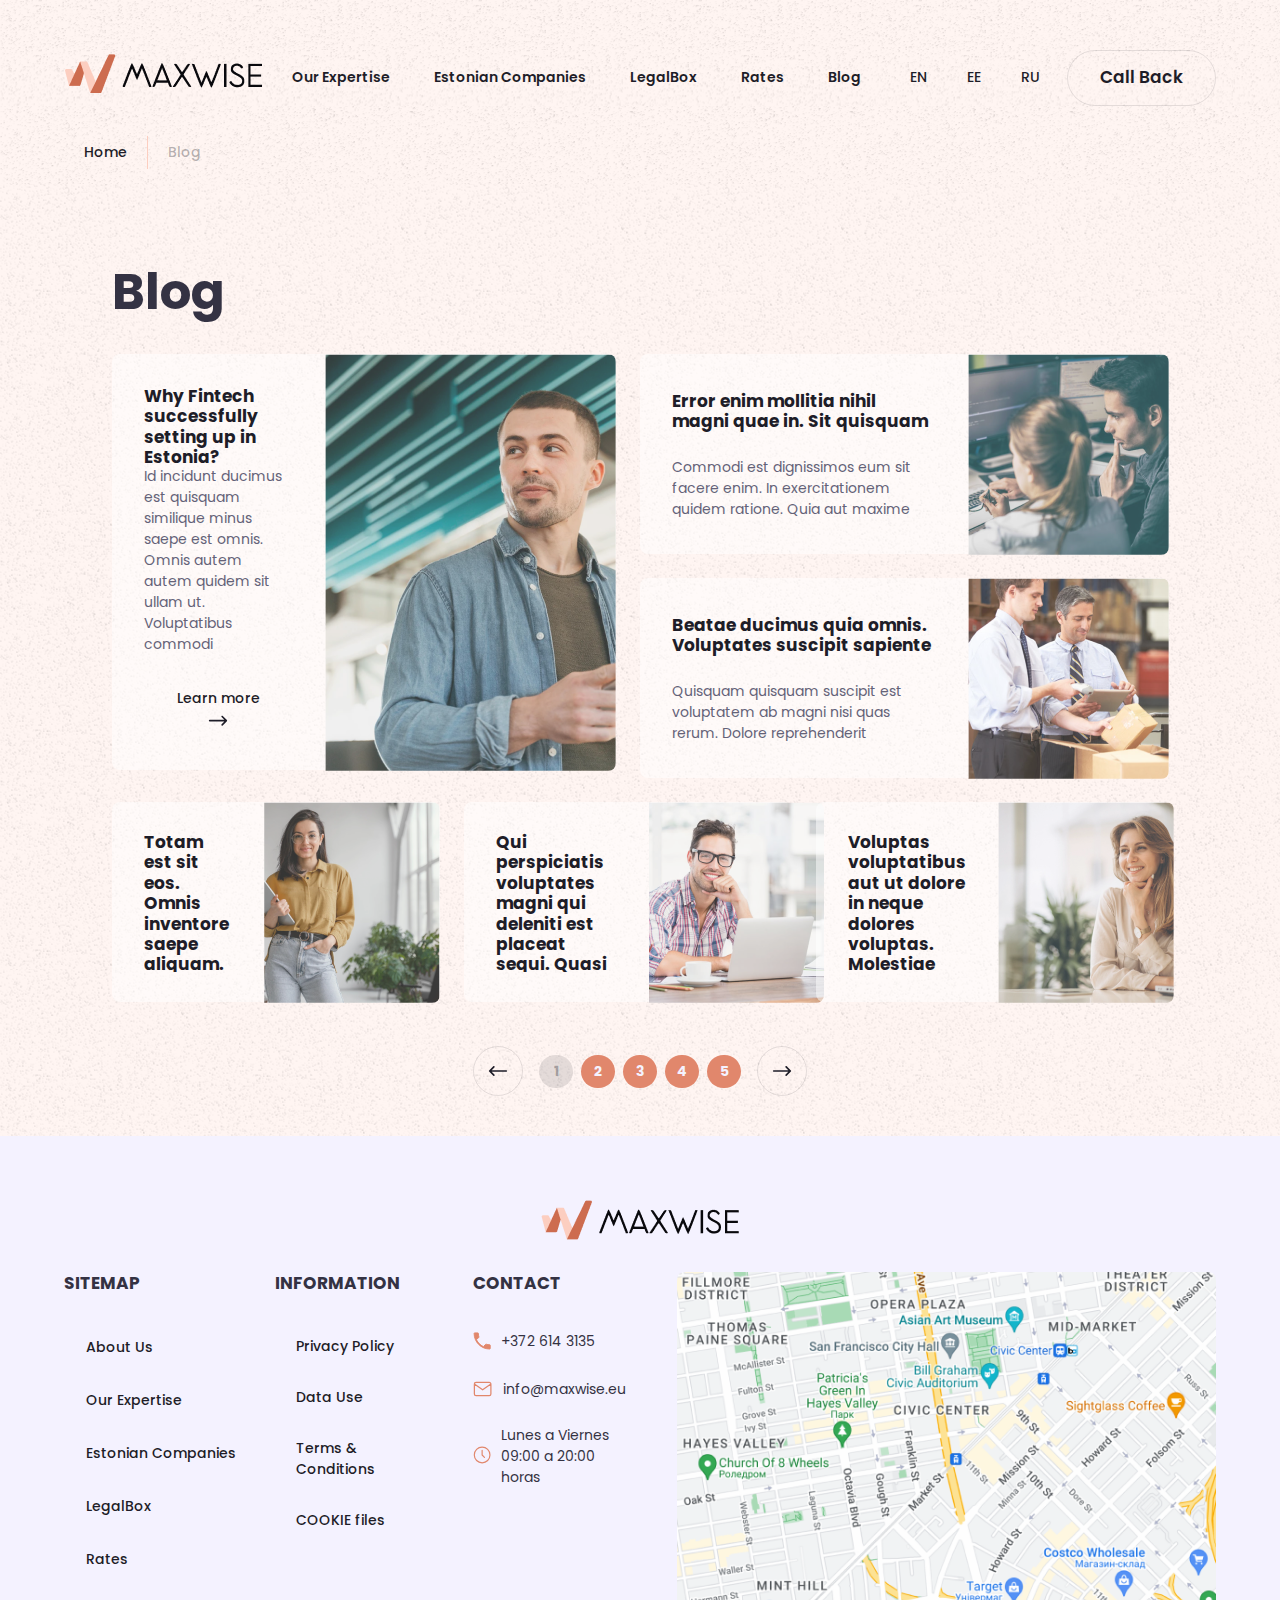
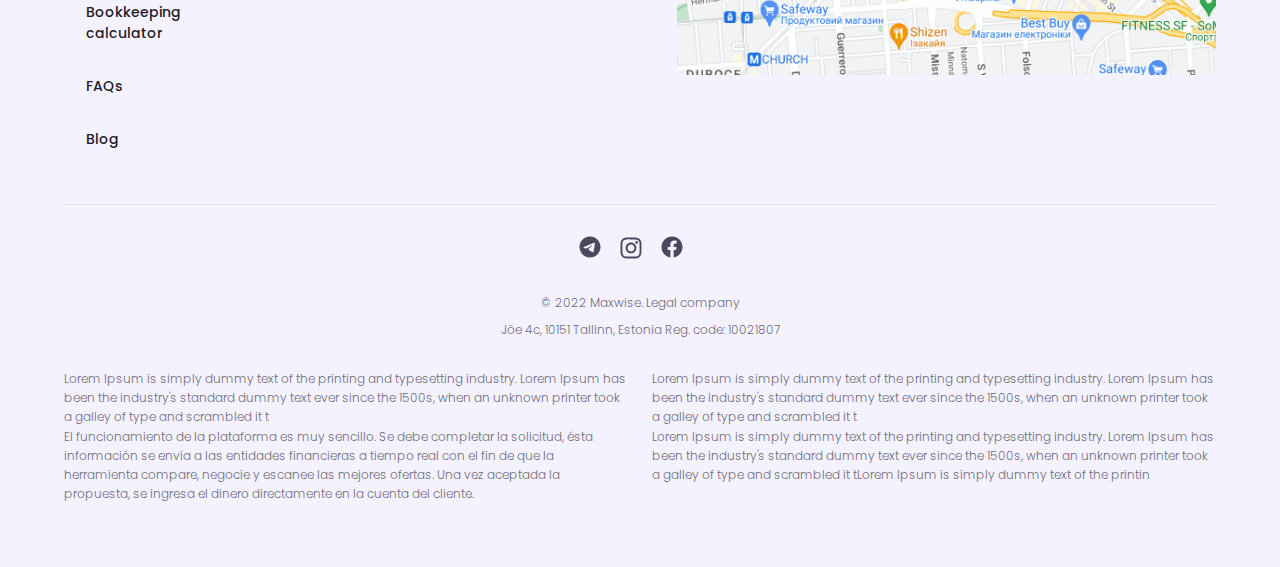
<file: blog.html>
<!DOCTYPE html>
<html lang="en">
<head>
    <meta charset="UTF-8">
    <meta http-equiv="X-UA-Compatible" content="IE=edge">
    <meta name="viewport" content="width=device-width, initial-scale=1.0">
    <link href="https://fonts.googleapis.com/css2?family=Poppins:wght@300;400;500;700;800&display=swap" rel="stylesheet">
    <link rel="stylesheet" href="style/slick.css">
    <link rel="stylesheet" href="style/reset.css">
    <link rel="stylesheet" href="style/style.css">
    <title>Maxwise</title>
</head>
<body>
    <header class="headerBlog">
        <div class="wrapper">
            <a href="#" class="logoHeader">
                <img src="img/logoBlog.png" alt="Maxwise">
            </a>
            <ul>
                <li>
                    <a href="#">Our Expertise</a>
                </li>
                <li>
                    <a href="#">Estonian Companies</a>
                </li>
                <li>
                    <a href="#">LegalBox</a>
                </li>
                <li>
                    <a href="#">Rates</a>
                </li>
                <li>
                    <a href="#">Blog</a>
                </li>
            </ul>
            <div class="toggle">
                <button>EN</button>
                <button>EE</button>
                <button>RU</button>
            </div>
            <a href="#" class="headerCall">
                Call Back
            </a>
            <div class="burger">
                <img src="img/burger.svg" alt="">
            </div>
        </div>
    </header>
    <!--Header-->

    <nav class="navbar">
        <div class="navbarWrapper">
        <div class="navTop">
                <a href="#">
                    <img src="img/logoBurger.png" alt="">
                </a>
                <a href="#" class="burger-open">
                    <img src="img/close.png" alt="">
                </a>
        </div>
        <div class="navbarToggle">
                <button>EN</button>
                <button>EE</button>
                <button>RU</button>
        </div>
        <ul class="navbarNav">
                <li>
                    <a href="#">Our Expertise</a>
                    <img src="img/btnArrow.svg" alt="">
                </li>
                <li>
                    <a href="#">Estonian Companies</a>
                    <img src="img/btnArrow.svg" alt="">
                </li>
                <li>
                    <a href="#">LegalBox</a>
                    <img src="img/btnArrow.svg" alt="">
                </li>
                <li>
                    <a href="#">Rates</a>
                    <img src="img/btnArrow.svg" alt="">
                </li>
                <li>
                    <a href="#">Blog</a>
                    <img src="img/btnArrow.svg" alt="">
                </li>
        </ul>
        <button class="CallBack">Call Back</button>
        <div class="navbarNavFlex">
                <ul class="navbarNavFlexLeft">
                    <p>SITEMAP</p>
                    <li>
                        <a href="#">About Us</a>
                    </li>
                    <li>
                        <a href="#">Our Expertise</a>
                    </li>
                    <li>
                        <a href="#">Estonian
                            Companies</a>
                    </li>
                    <li>
                        <a href="#">LegalBox</a>
                    </li>
                    <li>
                        <a href="#">Rates</a>
                    </li>
                    <li>
                        <a href="#">Bookkeeping
                            calculator</a>
                    </li>
                    <li>
                        <a href="#">FAQs</a>
                    </li>
                    <li>
                        <a href="#">Blog</a>
                    </li>
                </ul>
                <ul class="navbarNavFlexRight">
                    <p>INFORMATION</p>
                    <li>
                        <a href="#">Privacy Policy</a>
                    </li>
                    <li>
                        <a href="#">Data Use</a>
                    </li>
                    <li>
                        <a href="#">Terms & 
                            Conditions</a>
                    </li>
                    <li>
                        <a href="#">COOKIE files</a>
                    </li>
                </ul>
        </div>
        <div class="footerContact">
            <h3>Contact</h3>
            <ul>
                <li class="footerContactPhone">
                    <a href="tel:+3726143135">+372 614 3135</a>
                </li>
                <li class="footerContactMail">
                    <a href="mail:info@maxwise.eu">info@maxwise.eu</a>
                </li>
                <li class="footerContactDate">
                    Lunes a Viernes <br>
                    09:00 a 20:00 horas
                </li>
            </ul>
        </div>
        <div class="footerBottomSocial">
                <ul>
                    <li>
                        <a href="#">
                            <svg width="22" height="22" viewBox="0 0 22 22" fill="none" xmlns="http://www.w3.org/2000/svg">
                                <path d="M21.5 10.9834C21.5 16.7824 16.799 21.4834 11 21.4834C5.20101 21.4834 0.5 16.7824 0.5 10.9834C0.5 5.18441 5.20101 0.483398 11 0.483398C16.799 0.483398 21.5 5.18441 21.5 10.9834ZM11.3763 8.23501C10.355 8.65979 8.31392 9.53899 5.25296 10.8726C4.75591 11.0703 4.49553 11.2636 4.47183 11.4527C4.43177 11.7722 4.83193 11.8981 5.37684 12.0694C5.45096 12.0927 5.52776 12.1169 5.6065 12.1425C6.14261 12.3167 6.86378 12.5206 7.23868 12.5287C7.57875 12.5361 7.95831 12.3959 8.37736 12.1081C11.2373 10.1776 12.7136 9.20178 12.8063 9.18074C12.8717 9.1659 12.9623 9.14724 13.0237 9.20181C13.0851 9.25638 13.0791 9.35972 13.0726 9.38745C13.0329 9.55644 11.4622 11.0168 10.6493 11.7725C10.3959 12.0081 10.2161 12.1752 10.1794 12.2134C10.0971 12.2989 10.0132 12.3797 9.93254 12.4575C9.43447 12.9376 9.06098 13.2977 9.95321 13.8856C10.382 14.1682 10.7251 14.4018 11.0674 14.6349C11.4412 14.8895 11.8141 15.1434 12.2965 15.4596C12.4194 15.5402 12.5367 15.6239 12.6511 15.7054C13.0861 16.0155 13.477 16.2942 13.9598 16.2497C14.2404 16.2239 14.5302 15.9601 14.6774 15.1732C15.0252 13.3137 15.709 9.28459 15.867 7.6243C15.8808 7.47884 15.8634 7.29267 15.8494 7.21095C15.8354 7.12923 15.8062 7.0128 15.7 6.9266C15.5742 6.82452 15.38 6.803 15.2931 6.80453C14.8982 6.81148 14.2923 7.02217 11.3763 8.23501Z" fill="#4C495E"/>
                            </svg>    
                        </a>
                    </li>
                    <li>
                        <a href="#">
                            <svg width="24" height="25" viewBox="0 0 24 25" fill="none" xmlns="http://www.w3.org/2000/svg">
                                <path d="M12.001 2.4834C9.14933 2.4834 8.79145 2.49587 7.67144 2.54684C6.55362 2.59802 5.79061 2.775 5.12298 3.03465C4.43237 3.30284 3.84656 3.6616 3.26292 4.24545C2.67886 4.82908 2.3201 5.4149 2.05104 6.10528C1.79072 6.77313 1.61353 7.53636 1.56322 8.65374C1.51313 9.77376 1.5 10.1319 1.5 12.9835C1.5 15.8352 1.51269 16.1919 1.56344 17.312C1.61485 18.4298 1.79182 19.1928 2.05126 19.8604C2.31966 20.551 2.67842 21.1368 3.26227 21.7205C3.84568 22.3045 4.4315 22.6642 5.12166 22.9324C5.78973 23.192 6.55296 23.369 7.67056 23.4202C8.79058 23.4711 9.14824 23.4836 11.9997 23.4836C14.8515 23.4836 15.2083 23.4711 16.3283 23.4202C17.4462 23.369 18.21 23.192 18.8781 22.9324C19.5685 22.6642 20.1534 22.3045 20.7369 21.7205C21.3209 21.1368 21.6797 20.551 21.9487 19.8606C22.2069 19.1928 22.3841 18.4296 22.4366 17.3122C22.4869 16.1922 22.5 15.8352 22.5 12.9835C22.5 10.1319 22.4869 9.77397 22.4366 8.65396C22.3841 7.53614 22.2069 6.77313 21.9487 6.1055C21.6797 5.4149 21.3209 4.82908 20.7369 4.24545C20.1528 3.66138 19.5687 3.30263 18.8775 3.03465C18.2081 2.775 17.4446 2.59802 16.3268 2.54684C15.2068 2.49587 14.8502 2.4834 11.9977 2.4834H12.001ZM11.059 4.37561C11.3386 4.37517 11.6505 4.37561 12.001 4.37561C14.8045 4.37561 15.1368 4.38567 16.2439 4.43598C17.2677 4.48279 17.8233 4.65386 18.1934 4.79758C18.6834 4.98789 19.0328 5.2154 19.4001 5.5829C19.7676 5.9504 19.9951 6.30041 20.1858 6.79041C20.3295 7.1601 20.5008 7.71573 20.5474 8.73949C20.5977 9.84638 20.6087 10.1789 20.6087 12.9811C20.6087 15.7833 20.5977 16.1158 20.5474 17.2227C20.5006 18.2465 20.3295 18.8021 20.1858 19.1718C19.9955 19.6618 19.7676 20.0107 19.4001 20.378C19.0326 20.7455 18.6836 20.973 18.1934 21.1633C17.8237 21.3077 17.2677 21.4783 16.2439 21.5251C15.137 21.5754 14.8045 21.5864 12.001 21.5864C9.19724 21.5864 8.86495 21.5754 7.75807 21.5251C6.73431 21.4779 6.17867 21.3068 5.80833 21.1631C5.31832 20.9728 4.96832 20.7453 4.60081 20.3778C4.23331 20.0103 4.00581 19.6611 3.81506 19.1709C3.67134 18.8012 3.50005 18.2456 3.45346 17.2218C3.40314 16.1149 3.39308 15.7824 3.39308 12.9785C3.39308 10.1745 3.40314 9.84376 3.45346 8.73687C3.50027 7.71311 3.67134 7.15748 3.81506 6.78735C4.00537 6.29734 4.23331 5.94734 4.60081 5.57984C4.96832 5.21233 5.31832 4.98483 5.80833 4.79408C6.17845 4.6497 6.73431 4.47908 7.75807 4.43204C8.7267 4.38829 9.10208 4.37517 11.059 4.37298V4.37561ZM17.6059 6.11906C16.9102 6.11906 16.3458 6.68279 16.3458 7.37864C16.3458 8.07427 16.9102 8.63865 17.6059 8.63865C18.3015 8.63865 18.8659 8.07427 18.8659 7.37864C18.8659 6.683 18.3015 6.11906 17.6059 6.11906ZM12.001 7.59126C9.02311 7.59126 6.60874 10.0056 6.60874 12.9835C6.60874 15.9614 9.02311 18.3747 12.001 18.3747C14.9789 18.3747 17.3924 15.9614 17.3924 12.9835C17.3924 10.0056 14.9789 7.59126 12.001 7.59126ZM12.001 9.48347C13.9339 9.48347 15.501 11.0504 15.501 12.9835C15.501 14.9164 13.9339 16.4835 12.001 16.4835C10.0679 16.4835 8.50095 14.9164 8.50095 12.9835C8.50095 11.0504 10.0679 9.48347 12.001 9.48347Z" fill="#4C495E"/>
                            </svg>    
                        </a>
                    </li>
                    <li>
                        <a href="#">
                            <svg width="22" height="22" viewBox="0 0 22 22" fill="none" xmlns="http://www.w3.org/2000/svg">
                                <path d="M21.5004 11.0476C21.5004 5.21313 16.7993 0.483398 11.0002 0.483398C5.2011 0.483398 0.5 5.21313 0.5 11.0476C0.5 16.3204 4.33977 20.6909 9.35955 21.4834V14.1013H6.69348V11.0476H9.35955V8.72015C9.35955 6.0725 10.9272 4.61003 13.3256 4.61003C14.4744 4.61003 15.6761 4.81636 15.6761 4.81636V7.41613H14.352C13.0476 7.41613 12.6409 8.23046 12.6409 9.0659V11.0476H15.553L15.0875 14.1013H12.6409V21.4834C17.6606 20.6909 21.5004 16.3204 21.5004 11.0476Z" fill="#4C495E"/>
                            </svg>    
                        </a>
                    </li>
                </ul>
        </div>
        </div>
    </nav>
    <!--Navigation-->

    <div class="blogTopPage">
        <div class="wrapper">
            <button class="blogTopHome">Home</button>
            <button class="blogTopPageBtn">Blog</button>
        </div>
    </div>
    <!--Navigation-->

    <div class="blogContent blogContentBack">
        <div class="wrapper">
            <div class="blogContentTop">
                <h2>Blog</h2>
            </div>
            <div class="blogContentParent">
                <div class="div1">
                    <div class="blogSection">
                        <h3>Why Fintech successfully setting up in Estonia?</h3>
                        <p>Id incidunt ducimus est quisquam similique minus saepe est omnis. Omnis autem autem quidem sit ullam ut. Voluptatibus commodi exercitationem consequatur architecto. Reprehenderit sapiente aut aut magnam odio ipsam. Eaque ipsam tempora rerum quam impedit porro tempora aspernatur et. Non minus distinctio iusto corporis quam eligendi facere.</p>
                        <button>Learn more
                            <img src="img/btnArrow.svg" alt="">
                        </button>
                    </div>
                    <div class="blogSectionImg">
                        <img src="img/blogPage1.png" alt="">
                    </div>
                </div>
                <div class="div2">
                    <div class="blogSection">
                        <h3>Totam est sit eos. Omnis inventore saepe aliquam. Quia aut debitis ut a facere unde ut.</h3>
                    </div>
                    <div class="blogSectionImg">
                        <img src="img/blogPage4.png" alt="">
                    </div>
                </div>
                <div class="div3">
                    <div class="blogSection">
                        <h3>Qui perspiciatis voluptates magni qui deleniti est placeat sequi. Quasi vitae ut voluptas laborum et consequatur quod. Vel nemo dignissimos ea praesentium.</h3>
                    </div>
                    <div class="blogSectionImg">
                        <img src="img/blogPage5.png" alt="">
                    </div>
                </div>
                <div class="div4"> 
                    <div class="blogSection">
                        <h3>Voluptas voluptatibus aut ut dolore in neque dolores voluptas. Molestiae laboriosam vero ex molestiae saepe. Voluptatem eos quam aliquid. Doloribus voluptate dolorum voluptatibus qui voluptatem eius est sequi hic. Praesentium sit velit non rerum ut in. Occaecati voluptate id unde non omnis qui aperiam.</h3>
                    </div>
                    <div class="blogSectionImg">
                        <img src="img/blogPage6.png" alt="">
                    </div>
                </div>
                <div class="div5">
                    <div class="blogSection">
                        <h3>Error enim mollitia nihil magni quae in. Sit quisquam qui sed dolor velit blanditiis quasi et. Vel eveniet odit corporis necessitatibus adipisci libero voluptatem. Amet earum minima. Ratione autem est excepturi eum soluta corrupti cumque aperiam. Aut enim molestias iure cupiditate doloribus.</h3>
                        <p>Commodi est dignissimos eum sit facere enim. In exercitationem quidem ratione. Quia aut maxime voluptatem. Pariatur quos facere perferendis aut assumenda eos dolor odit.</p>
                        <button>Learn more
                            <img src="img/btnArrow.svg" alt="">
                        </button>
                    </div>
                    <div class="blogSectionImg">
                        <img src="img/blogPage2.png" alt="">
                    </div>
                </div>
                <div class="div6">
                    <div class="blogSection">
                        <h3>Beatae ducimus quia omnis. Voluptates suscipit sapiente natus dicta expedita qui. Asperiores necessitatibus nostrum beatae vel eos in. Numquam sed cupiditate enim rerum. Facere praesentium dolor dolore assumenda nihil.</h3>
                        <p>Quisquam quisquam suscipit est voluptatem ab magni nisi quas rerum. Dolore reprehenderit commodi et illum facilis nihil quo expedita. Et id debitis. Non maxime eos. Nobis error officiis soluta. Ratione aut enim mollitia dolores itaque exercitationem.</p>
                    </div>
                    <div class="blogSectionImg">
                        <img src="img/blogPage3.png" alt="">
                    </div>
                </div>
            </div>
            <div class="pagination">
                <div class="paginationPrev">
                    <svg width="20" height="10" viewBox="0 0 20 10" fill="none" xmlns="http://www.w3.org/2000/svg">
                        <path d="M6.42292 1.42259C6.74835 1.09715 6.74835 0.569513 6.42292 0.244077C6.09748 -0.0813601 5.56984 -0.0813601 5.2444 0.244076L1.07774 4.41074C0.752301 4.73618 0.752301 5.26382 1.07774 5.58925L5.2444 9.75592C5.56984 10.0814 6.09748 10.0814 6.42291 9.75592C6.74835 9.43048 6.74835 8.90285 6.42291 8.57741L3.67884 5.83333L18.3337 5.83333C18.7939 5.83333 19.167 5.46024 19.167 5C19.167 4.53976 18.7939 4.16667 18.3337 4.16667L3.67884 4.16666L6.42292 1.42259Z" fill="#1E1D28"/>
                    </svg>    
                </div>
                <div class="paginationNumber">
                    <button class="activePagination">1</button>
                    <button>2</button>
                    <button>3</button>
                    <button>4</button>
                    <button>5</button>
                </div>
                <div class="paginationNext">
                    <svg width="20" height="10" viewBox="0 0 20 10" fill="none" xmlns="http://www.w3.org/2000/svg">
                        <path d="M13.5771 8.57741C13.2516 8.90285 13.2516 9.43049 13.5771 9.75592C13.9025 10.0814 14.4302 10.0814 14.7556 9.75592L18.9223 5.58926C19.2477 5.26382 19.2477 4.73618 18.9223 4.41075L14.7556 0.244078C14.4302 -0.0813593 13.9025 -0.0813593 13.5771 0.244078C13.2516 0.569515 13.2516 1.09715 13.5771 1.42259L16.3212 4.16667H1.66634C1.2061 4.16667 0.833008 4.53976 0.833008 5C0.833008 5.46024 1.2061 5.83333 1.66634 5.83333H16.3212L13.5771 8.57741Z" fill="#1E1D28"/>
                    </svg>  
                </div>
            </div>
        </div>
    </div>
    <!--blog Content-->

    <footer class="footer">
        <div class="wrapper">
            <div class="footerLogo">
                <a href="#">
                    <img src="img/logo.png" alt="Maxwise">
                </a>
            </div>
            <div class="footerTop">
                <div class="footerSitemap">
                    <h3>Sitemap</h3>
                    <ul>
                        <li>
                            <a href="#">About Us</a>
                        </li>
                        <li>
                            <a href="#">Our Expertise</a>
                        </li>
                        <li>
                            <a href="#">Estonian Companies</a>
                        </li>
                        <li>
                            <a href="#">LegalBox</a>
                        </li>
                        <li>
                            <a href="#">Rates</a>
                        </li>
                        <li>
                            <a href="#">Bookkeeping calculator</a>
                        </li>
                        <li>
                            <a href="#">FAQs</a>
                        </li>
                        <li>
                            <a href="#">Blog</a>
                        </li>
                    </ul>
                </div>
                <div class="footerInformation">
                    <h3>Information</h3>
                    <ul>
                        <li>
                            <a href="#">Privacy Policy</a>
                        </li>
                        <li>
                            <a href="#">Data Use</a>
                        </li>
                        <li>
                            <a href="#">Terms & Conditions</a>
                        </li>
                        <li>
                            <a href="#">COOKIE files</a>
                        </li>
                    </ul>
                </div>
                <div class="footerContact">
                    <h3>Contact</h3>
                    <ul>
                        <li class="footerContactPhone">
                            <a href="tel:+3726143135">+372 614 3135</a>
                        </li>
                        <li class="footerContactMail">
                            <a href="mail:info@maxwise.eu">info@maxwise.eu</a>
                        </li>
                        <li class="footerContactDate">
                            Lunes a Viernes <br>
                            09:00 a 20:00 horas
                        </li>
                    </ul>
                </div>
                <div class="footerMap">
                    <img src="img/MapBox.png" alt="maps">
                </div>
            </div>
            <div class="footerBottom">
                <div class="footerBottomSocial">
                    <ul>
                        <li>
                            <a href="#">
                                <svg width="22" height="22" viewBox="0 0 22 22" fill="none" xmlns="http://www.w3.org/2000/svg">
                                    <path d="M21.5 10.9834C21.5 16.7824 16.799 21.4834 11 21.4834C5.20101 21.4834 0.5 16.7824 0.5 10.9834C0.5 5.18441 5.20101 0.483398 11 0.483398C16.799 0.483398 21.5 5.18441 21.5 10.9834ZM11.3763 8.23501C10.355 8.65979 8.31392 9.53899 5.25296 10.8726C4.75591 11.0703 4.49553 11.2636 4.47183 11.4527C4.43177 11.7722 4.83193 11.8981 5.37684 12.0694C5.45096 12.0927 5.52776 12.1169 5.6065 12.1425C6.14261 12.3167 6.86378 12.5206 7.23868 12.5287C7.57875 12.5361 7.95831 12.3959 8.37736 12.1081C11.2373 10.1776 12.7136 9.20178 12.8063 9.18074C12.8717 9.1659 12.9623 9.14724 13.0237 9.20181C13.0851 9.25638 13.0791 9.35972 13.0726 9.38745C13.0329 9.55644 11.4622 11.0168 10.6493 11.7725C10.3959 12.0081 10.2161 12.1752 10.1794 12.2134C10.0971 12.2989 10.0132 12.3797 9.93254 12.4575C9.43447 12.9376 9.06098 13.2977 9.95321 13.8856C10.382 14.1682 10.7251 14.4018 11.0674 14.6349C11.4412 14.8895 11.8141 15.1434 12.2965 15.4596C12.4194 15.5402 12.5367 15.6239 12.6511 15.7054C13.0861 16.0155 13.477 16.2942 13.9598 16.2497C14.2404 16.2239 14.5302 15.9601 14.6774 15.1732C15.0252 13.3137 15.709 9.28459 15.867 7.6243C15.8808 7.47884 15.8634 7.29267 15.8494 7.21095C15.8354 7.12923 15.8062 7.0128 15.7 6.9266C15.5742 6.82452 15.38 6.803 15.2931 6.80453C14.8982 6.81148 14.2923 7.02217 11.3763 8.23501Z" fill="#4C495E"/>
                                </svg>    
                            </a>
                        </li>
                        <li>
                            <a href="#">
                                <svg width="24" height="25" viewBox="0 0 24 25" fill="none" xmlns="http://www.w3.org/2000/svg">
                                    <path d="M12.001 2.4834C9.14933 2.4834 8.79145 2.49587 7.67144 2.54684C6.55362 2.59802 5.79061 2.775 5.12298 3.03465C4.43237 3.30284 3.84656 3.6616 3.26292 4.24545C2.67886 4.82908 2.3201 5.4149 2.05104 6.10528C1.79072 6.77313 1.61353 7.53636 1.56322 8.65374C1.51313 9.77376 1.5 10.1319 1.5 12.9835C1.5 15.8352 1.51269 16.1919 1.56344 17.312C1.61485 18.4298 1.79182 19.1928 2.05126 19.8604C2.31966 20.551 2.67842 21.1368 3.26227 21.7205C3.84568 22.3045 4.4315 22.6642 5.12166 22.9324C5.78973 23.192 6.55296 23.369 7.67056 23.4202C8.79058 23.4711 9.14824 23.4836 11.9997 23.4836C14.8515 23.4836 15.2083 23.4711 16.3283 23.4202C17.4462 23.369 18.21 23.192 18.8781 22.9324C19.5685 22.6642 20.1534 22.3045 20.7369 21.7205C21.3209 21.1368 21.6797 20.551 21.9487 19.8606C22.2069 19.1928 22.3841 18.4296 22.4366 17.3122C22.4869 16.1922 22.5 15.8352 22.5 12.9835C22.5 10.1319 22.4869 9.77397 22.4366 8.65396C22.3841 7.53614 22.2069 6.77313 21.9487 6.1055C21.6797 5.4149 21.3209 4.82908 20.7369 4.24545C20.1528 3.66138 19.5687 3.30263 18.8775 3.03465C18.2081 2.775 17.4446 2.59802 16.3268 2.54684C15.2068 2.49587 14.8502 2.4834 11.9977 2.4834H12.001ZM11.059 4.37561C11.3386 4.37517 11.6505 4.37561 12.001 4.37561C14.8045 4.37561 15.1368 4.38567 16.2439 4.43598C17.2677 4.48279 17.8233 4.65386 18.1934 4.79758C18.6834 4.98789 19.0328 5.2154 19.4001 5.5829C19.7676 5.9504 19.9951 6.30041 20.1858 6.79041C20.3295 7.1601 20.5008 7.71573 20.5474 8.73949C20.5977 9.84638 20.6087 10.1789 20.6087 12.9811C20.6087 15.7833 20.5977 16.1158 20.5474 17.2227C20.5006 18.2465 20.3295 18.8021 20.1858 19.1718C19.9955 19.6618 19.7676 20.0107 19.4001 20.378C19.0326 20.7455 18.6836 20.973 18.1934 21.1633C17.8237 21.3077 17.2677 21.4783 16.2439 21.5251C15.137 21.5754 14.8045 21.5864 12.001 21.5864C9.19724 21.5864 8.86495 21.5754 7.75807 21.5251C6.73431 21.4779 6.17867 21.3068 5.80833 21.1631C5.31832 20.9728 4.96832 20.7453 4.60081 20.3778C4.23331 20.0103 4.00581 19.6611 3.81506 19.1709C3.67134 18.8012 3.50005 18.2456 3.45346 17.2218C3.40314 16.1149 3.39308 15.7824 3.39308 12.9785C3.39308 10.1745 3.40314 9.84376 3.45346 8.73687C3.50027 7.71311 3.67134 7.15748 3.81506 6.78735C4.00537 6.29734 4.23331 5.94734 4.60081 5.57984C4.96832 5.21233 5.31832 4.98483 5.80833 4.79408C6.17845 4.6497 6.73431 4.47908 7.75807 4.43204C8.7267 4.38829 9.10208 4.37517 11.059 4.37298V4.37561ZM17.6059 6.11906C16.9102 6.11906 16.3458 6.68279 16.3458 7.37864C16.3458 8.07427 16.9102 8.63865 17.6059 8.63865C18.3015 8.63865 18.8659 8.07427 18.8659 7.37864C18.8659 6.683 18.3015 6.11906 17.6059 6.11906ZM12.001 7.59126C9.02311 7.59126 6.60874 10.0056 6.60874 12.9835C6.60874 15.9614 9.02311 18.3747 12.001 18.3747C14.9789 18.3747 17.3924 15.9614 17.3924 12.9835C17.3924 10.0056 14.9789 7.59126 12.001 7.59126ZM12.001 9.48347C13.9339 9.48347 15.501 11.0504 15.501 12.9835C15.501 14.9164 13.9339 16.4835 12.001 16.4835C10.0679 16.4835 8.50095 14.9164 8.50095 12.9835C8.50095 11.0504 10.0679 9.48347 12.001 9.48347Z" fill="#4C495E"/>
                                </svg>    
                            </a>
                        </li>
                        <li>
                            <a href="#">
                                <svg width="22" height="22" viewBox="0 0 22 22" fill="none" xmlns="http://www.w3.org/2000/svg">
                                    <path d="M21.5004 11.0476C21.5004 5.21313 16.7993 0.483398 11.0002 0.483398C5.2011 0.483398 0.5 5.21313 0.5 11.0476C0.5 16.3204 4.33977 20.6909 9.35955 21.4834V14.1013H6.69348V11.0476H9.35955V8.72015C9.35955 6.0725 10.9272 4.61003 13.3256 4.61003C14.4744 4.61003 15.6761 4.81636 15.6761 4.81636V7.41613H14.352C13.0476 7.41613 12.6409 8.23046 12.6409 9.0659V11.0476H15.553L15.0875 14.1013H12.6409V21.4834C17.6606 20.6909 21.5004 16.3204 21.5004 11.0476Z" fill="#4C495E"/>
                                </svg>    
                            </a>
                        </li>
                    </ul>
                </div>
                <div class="copitryte">
                    <p> ©  2022 Maxwise. Legal company</p>
                    <p>Jõe 4c, 10151 Tallinn, Estonia Reg. code: 10021807</p>
                </div>
                <div class="footerContainerText">
                    <div class="footerContainerTextLeft">
                        <p>Lorem Ipsum is simply dummy text of the printing and typesetting industry. Lorem Ipsum has been the industry's standard dummy text ever since the 1500s, when an unknown printer took a galley of type and scrambled it t</p>
                        <p>El funcionamiento de la plataforma es muy sencillo. Se debe completar la solicitud, ésta información se envía a las entidades financieras a tiempo real con el fin de que la herramienta compare, negocie y escanee las mejores ofertas. Una vez aceptada la propuesta, se ingresa el dinero directamente en la cuenta del cliente.</p> 
                    </div>
                    <div class="footerContainerTextRight">
                        <p>Lorem Ipsum is simply dummy text of the printing and typesetting industry. Lorem Ipsum has been the industry's standard dummy text ever since the 1500s, when an unknown printer took a galley of type and scrambled it t</p>
                        <p>Lorem Ipsum is simply dummy text of the printing and typesetting industry. Lorem Ipsum has been the industry's standard dummy text ever since the 1500s, when an unknown printer took a galley of type and scrambled it tLorem Ipsum is simply dummy text of the printin</p> 
                    </div>
                </div>
            </div>
        </div>
    </footer>
    <!--Footer-->
    <script src="https://code.jquery.com/jquery-3.6.1.min.js" integrity="sha256-o88AwQnZB+VDvE9tvIXrMQaPlFFSUTR+nldQm1LuPXQ=" crossorigin="anonymous"></script>
    <script src="script/burger.js"></script>
</body>
</html>
</file>
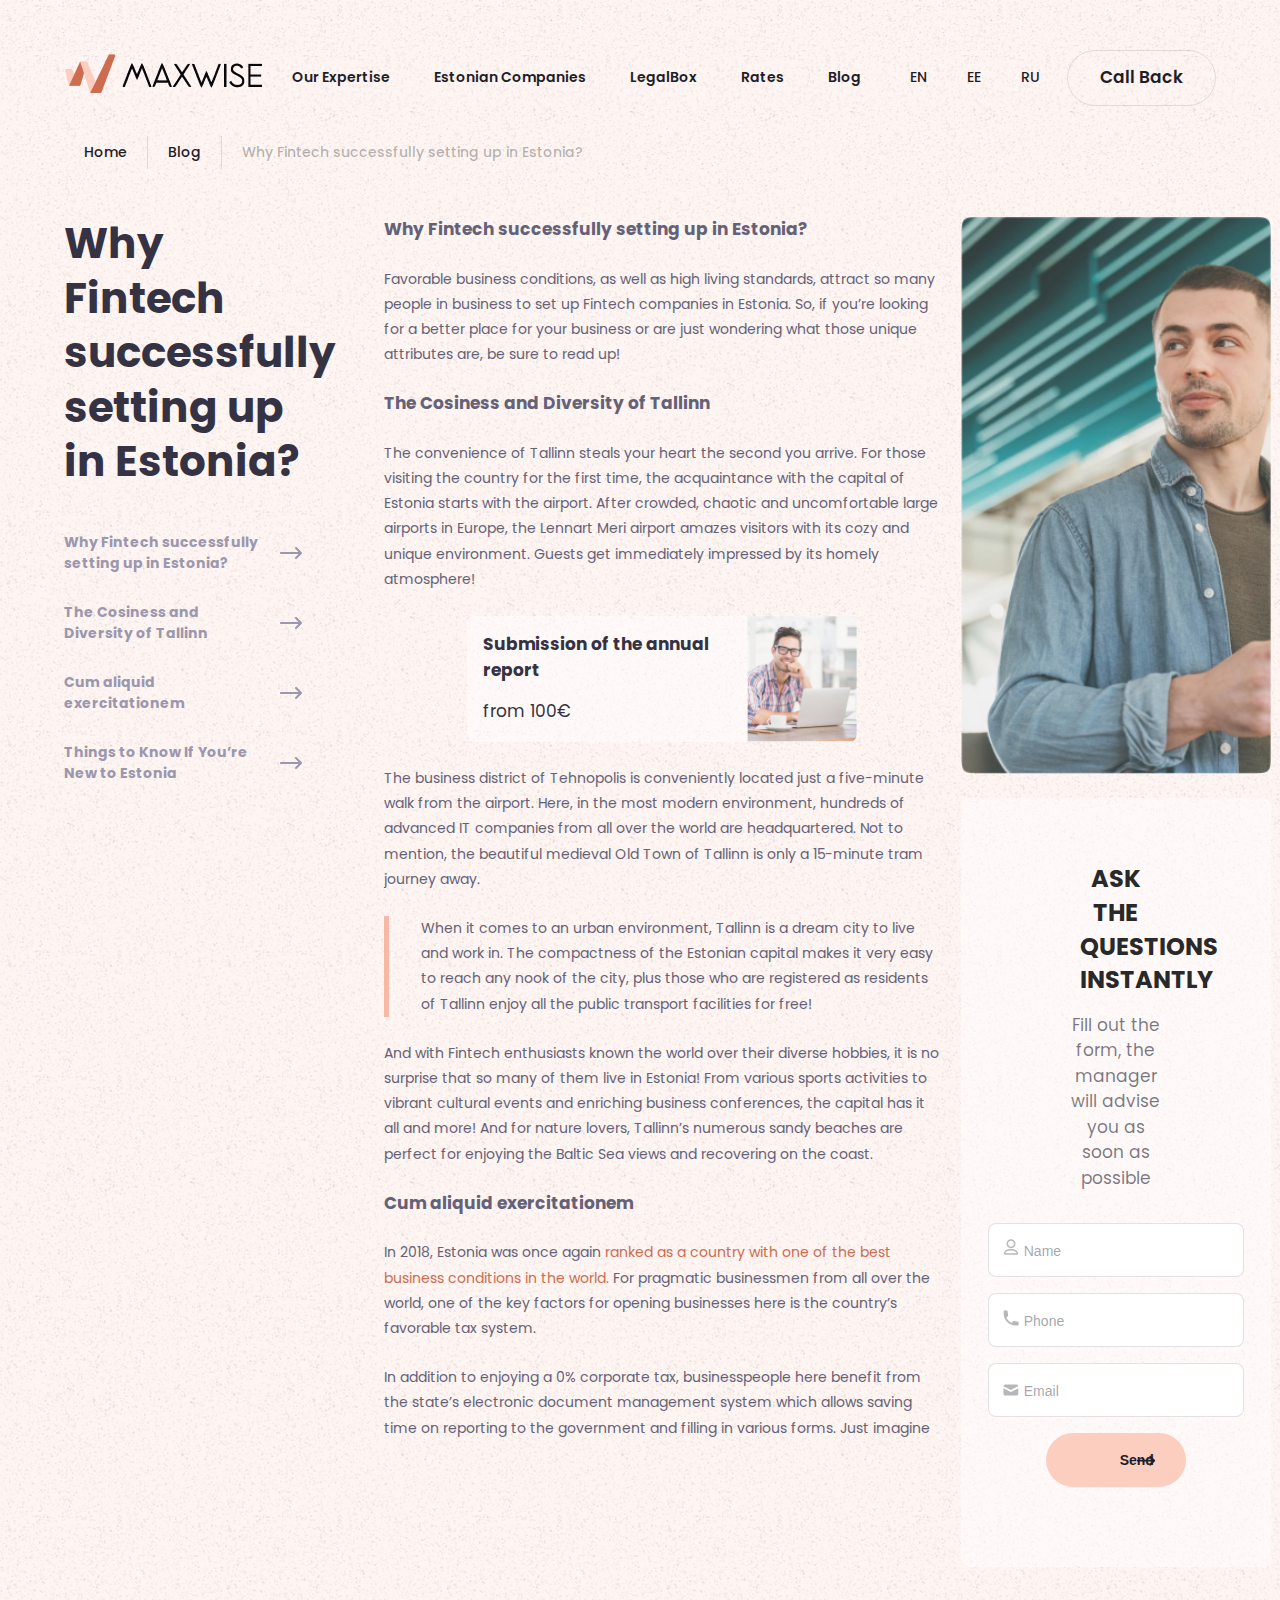
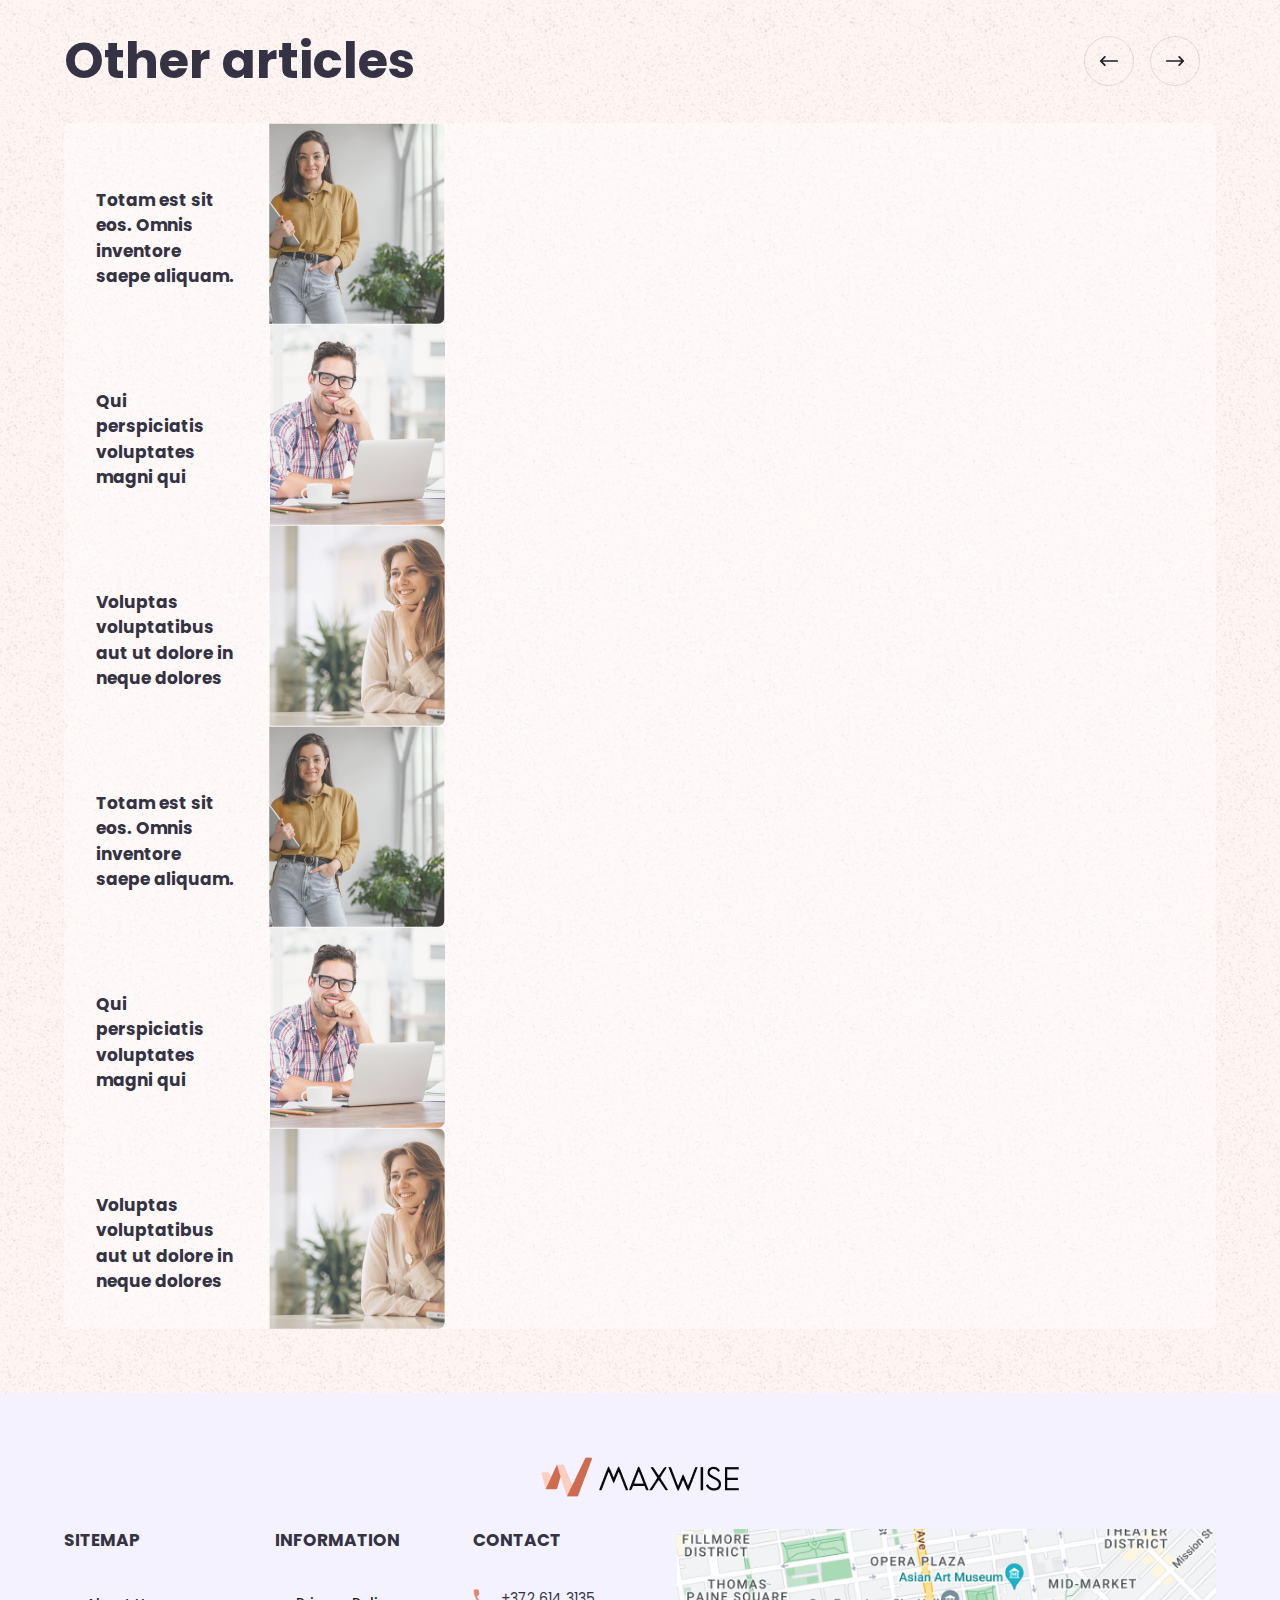
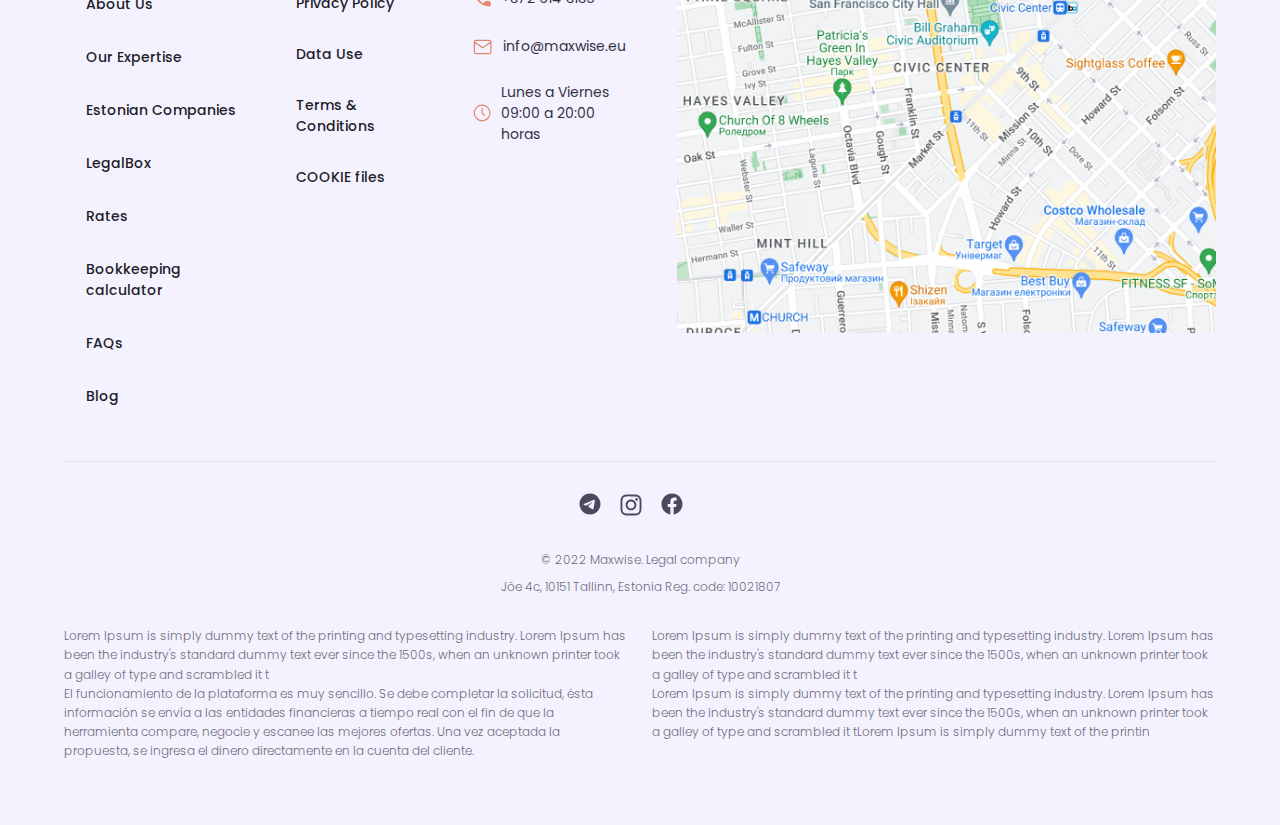
<file: post.html>
<!DOCTYPE html>
<html lang="en">
<head>
    <meta charset="UTF-8">
    <meta http-equiv="X-UA-Compatible" content="IE=edge">
    <meta name="viewport" content="width=device-width, initial-scale=1.0">
    <link href="https://fonts.googleapis.com/css2?family=Poppins:wght@300;400;500;700;800&display=swap" rel="stylesheet">
    <link rel="stylesheet" href="style/slick.css">
    <link rel="stylesheet" href="style/reset.css">
    <link rel="stylesheet" href="style/style.css">
    <title>Maxwise</title>
</head>
<body>
    <header class="headerBlog">
        <div class="wrapper">
            <a href="#" class="logoHeader">
                <img src="img/logoBlog.png" alt="Maxwise">
            </a>
            <ul>
                <li>
                    <a href="#">Our Expertise</a>
                </li>
                <li>
                    <a href="#">Estonian Companies</a>
                </li>
                <li>
                    <a href="#">LegalBox</a>
                </li>
                <li>
                    <a href="#">Rates</a>
                </li>
                <li>
                    <a href="#">Blog</a>
                </li>
            </ul>
            <div class="toggle">
                <button>EN</button>
                <button>EE</button>
                <button>RU</button>
            </div>
            <a href="#" class="headerCall">
                Call Back
            </a>
            <div class="burger">
                <img src="img/burger.svg" alt="">
            </div>
        </div>
    </header>
    <!--Header-->

    <nav class="navbar">
        <div class="navbarWrapper">
        <div class="navTop">
                <a href="#">
                    <img src="img/logoBurger.png" alt="">
                </a>
                <a href="#" class="burger-open">
                    <img src="img/close.png" alt="">
                </a>
        </div>
        <div class="navbarToggle">
                <button>EN</button>
                <button>EE</button>
                <button>RU</button>
        </div>
        <ul class="navbarNav">
                <li>
                    <a href="#">Our Expertise</a>
                    <img src="img/btnArrow.svg" alt="">
                </li>
                <li>
                    <a href="#">Estonian Companies</a>
                    <img src="img/btnArrow.svg" alt="">
                </li>
                <li>
                    <a href="#">LegalBox</a>
                    <img src="img/btnArrow.svg" alt="">
                </li>
                <li>
                    <a href="#">Rates</a>
                    <img src="img/btnArrow.svg" alt="">
                </li>
                <li>
                    <a href="#">Blog</a>
                    <img src="img/btnArrow.svg" alt="">
                </li>
        </ul>
        <button class="CallBack">Call Back</button>
        <div class="navbarNavFlex">
                <ul class="navbarNavFlexLeft">
                    <p>SITEMAP</p>
                    <li>
                        <a href="#">About Us</a>
                    </li>
                    <li>
                        <a href="#">Our Expertise</a>
                    </li>
                    <li>
                        <a href="#">Estonian
                            Companies</a>
                    </li>
                    <li>
                        <a href="#">LegalBox</a>
                    </li>
                    <li>
                        <a href="#">Rates</a>
                    </li>
                    <li>
                        <a href="#">Bookkeeping
                            calculator</a>
                    </li>
                    <li>
                        <a href="#">FAQs</a>
                    </li>
                    <li>
                        <a href="#">Blog</a>
                    </li>
                </ul>
                <ul class="navbarNavFlexRight">
                    <p>INFORMATION</p>
                    <li>
                        <a href="#">Privacy Policy</a>
                    </li>
                    <li>
                        <a href="#">Data Use</a>
                    </li>
                    <li>
                        <a href="#">Terms & 
                            Conditions</a>
                    </li>
                    <li>
                        <a href="#">COOKIE files</a>
                    </li>
                </ul>
        </div>
        <div class="footerContact">
            <h3>Contact</h3>
            <ul>
                <li class="footerContactPhone">
                    <a href="tel:+3726143135">+372 614 3135</a>
                </li>
                <li class="footerContactMail">
                    <a href="mail:info@maxwise.eu">info@maxwise.eu</a>
                </li>
                <li class="footerContactDate">
                    Lunes a Viernes <br>
                    09:00 a 20:00 horas
                </li>
            </ul>
        </div>
        <div class="footerBottomSocial">
                <ul>
                    <li>
                        <a href="#">
                            <svg width="22" height="22" viewBox="0 0 22 22" fill="none" xmlns="http://www.w3.org/2000/svg">
                                <path d="M21.5 10.9834C21.5 16.7824 16.799 21.4834 11 21.4834C5.20101 21.4834 0.5 16.7824 0.5 10.9834C0.5 5.18441 5.20101 0.483398 11 0.483398C16.799 0.483398 21.5 5.18441 21.5 10.9834ZM11.3763 8.23501C10.355 8.65979 8.31392 9.53899 5.25296 10.8726C4.75591 11.0703 4.49553 11.2636 4.47183 11.4527C4.43177 11.7722 4.83193 11.8981 5.37684 12.0694C5.45096 12.0927 5.52776 12.1169 5.6065 12.1425C6.14261 12.3167 6.86378 12.5206 7.23868 12.5287C7.57875 12.5361 7.95831 12.3959 8.37736 12.1081C11.2373 10.1776 12.7136 9.20178 12.8063 9.18074C12.8717 9.1659 12.9623 9.14724 13.0237 9.20181C13.0851 9.25638 13.0791 9.35972 13.0726 9.38745C13.0329 9.55644 11.4622 11.0168 10.6493 11.7725C10.3959 12.0081 10.2161 12.1752 10.1794 12.2134C10.0971 12.2989 10.0132 12.3797 9.93254 12.4575C9.43447 12.9376 9.06098 13.2977 9.95321 13.8856C10.382 14.1682 10.7251 14.4018 11.0674 14.6349C11.4412 14.8895 11.8141 15.1434 12.2965 15.4596C12.4194 15.5402 12.5367 15.6239 12.6511 15.7054C13.0861 16.0155 13.477 16.2942 13.9598 16.2497C14.2404 16.2239 14.5302 15.9601 14.6774 15.1732C15.0252 13.3137 15.709 9.28459 15.867 7.6243C15.8808 7.47884 15.8634 7.29267 15.8494 7.21095C15.8354 7.12923 15.8062 7.0128 15.7 6.9266C15.5742 6.82452 15.38 6.803 15.2931 6.80453C14.8982 6.81148 14.2923 7.02217 11.3763 8.23501Z" fill="#4C495E"/>
                            </svg>    
                        </a>
                    </li>
                    <li>
                        <a href="#">
                            <svg width="24" height="25" viewBox="0 0 24 25" fill="none" xmlns="http://www.w3.org/2000/svg">
                                <path d="M12.001 2.4834C9.14933 2.4834 8.79145 2.49587 7.67144 2.54684C6.55362 2.59802 5.79061 2.775 5.12298 3.03465C4.43237 3.30284 3.84656 3.6616 3.26292 4.24545C2.67886 4.82908 2.3201 5.4149 2.05104 6.10528C1.79072 6.77313 1.61353 7.53636 1.56322 8.65374C1.51313 9.77376 1.5 10.1319 1.5 12.9835C1.5 15.8352 1.51269 16.1919 1.56344 17.312C1.61485 18.4298 1.79182 19.1928 2.05126 19.8604C2.31966 20.551 2.67842 21.1368 3.26227 21.7205C3.84568 22.3045 4.4315 22.6642 5.12166 22.9324C5.78973 23.192 6.55296 23.369 7.67056 23.4202C8.79058 23.4711 9.14824 23.4836 11.9997 23.4836C14.8515 23.4836 15.2083 23.4711 16.3283 23.4202C17.4462 23.369 18.21 23.192 18.8781 22.9324C19.5685 22.6642 20.1534 22.3045 20.7369 21.7205C21.3209 21.1368 21.6797 20.551 21.9487 19.8606C22.2069 19.1928 22.3841 18.4296 22.4366 17.3122C22.4869 16.1922 22.5 15.8352 22.5 12.9835C22.5 10.1319 22.4869 9.77397 22.4366 8.65396C22.3841 7.53614 22.2069 6.77313 21.9487 6.1055C21.6797 5.4149 21.3209 4.82908 20.7369 4.24545C20.1528 3.66138 19.5687 3.30263 18.8775 3.03465C18.2081 2.775 17.4446 2.59802 16.3268 2.54684C15.2068 2.49587 14.8502 2.4834 11.9977 2.4834H12.001ZM11.059 4.37561C11.3386 4.37517 11.6505 4.37561 12.001 4.37561C14.8045 4.37561 15.1368 4.38567 16.2439 4.43598C17.2677 4.48279 17.8233 4.65386 18.1934 4.79758C18.6834 4.98789 19.0328 5.2154 19.4001 5.5829C19.7676 5.9504 19.9951 6.30041 20.1858 6.79041C20.3295 7.1601 20.5008 7.71573 20.5474 8.73949C20.5977 9.84638 20.6087 10.1789 20.6087 12.9811C20.6087 15.7833 20.5977 16.1158 20.5474 17.2227C20.5006 18.2465 20.3295 18.8021 20.1858 19.1718C19.9955 19.6618 19.7676 20.0107 19.4001 20.378C19.0326 20.7455 18.6836 20.973 18.1934 21.1633C17.8237 21.3077 17.2677 21.4783 16.2439 21.5251C15.137 21.5754 14.8045 21.5864 12.001 21.5864C9.19724 21.5864 8.86495 21.5754 7.75807 21.5251C6.73431 21.4779 6.17867 21.3068 5.80833 21.1631C5.31832 20.9728 4.96832 20.7453 4.60081 20.3778C4.23331 20.0103 4.00581 19.6611 3.81506 19.1709C3.67134 18.8012 3.50005 18.2456 3.45346 17.2218C3.40314 16.1149 3.39308 15.7824 3.39308 12.9785C3.39308 10.1745 3.40314 9.84376 3.45346 8.73687C3.50027 7.71311 3.67134 7.15748 3.81506 6.78735C4.00537 6.29734 4.23331 5.94734 4.60081 5.57984C4.96832 5.21233 5.31832 4.98483 5.80833 4.79408C6.17845 4.6497 6.73431 4.47908 7.75807 4.43204C8.7267 4.38829 9.10208 4.37517 11.059 4.37298V4.37561ZM17.6059 6.11906C16.9102 6.11906 16.3458 6.68279 16.3458 7.37864C16.3458 8.07427 16.9102 8.63865 17.6059 8.63865C18.3015 8.63865 18.8659 8.07427 18.8659 7.37864C18.8659 6.683 18.3015 6.11906 17.6059 6.11906ZM12.001 7.59126C9.02311 7.59126 6.60874 10.0056 6.60874 12.9835C6.60874 15.9614 9.02311 18.3747 12.001 18.3747C14.9789 18.3747 17.3924 15.9614 17.3924 12.9835C17.3924 10.0056 14.9789 7.59126 12.001 7.59126ZM12.001 9.48347C13.9339 9.48347 15.501 11.0504 15.501 12.9835C15.501 14.9164 13.9339 16.4835 12.001 16.4835C10.0679 16.4835 8.50095 14.9164 8.50095 12.9835C8.50095 11.0504 10.0679 9.48347 12.001 9.48347Z" fill="#4C495E"/>
                            </svg>    
                        </a>
                    </li>
                    <li>
                        <a href="#">
                            <svg width="22" height="22" viewBox="0 0 22 22" fill="none" xmlns="http://www.w3.org/2000/svg">
                                <path d="M21.5004 11.0476C21.5004 5.21313 16.7993 0.483398 11.0002 0.483398C5.2011 0.483398 0.5 5.21313 0.5 11.0476C0.5 16.3204 4.33977 20.6909 9.35955 21.4834V14.1013H6.69348V11.0476H9.35955V8.72015C9.35955 6.0725 10.9272 4.61003 13.3256 4.61003C14.4744 4.61003 15.6761 4.81636 15.6761 4.81636V7.41613H14.352C13.0476 7.41613 12.6409 8.23046 12.6409 9.0659V11.0476H15.553L15.0875 14.1013H12.6409V21.4834C17.6606 20.6909 21.5004 16.3204 21.5004 11.0476Z" fill="#4C495E"/>
                            </svg>    
                        </a>
                    </li>
                </ul>
        </div>
        </div>
    </nav>
    <!--Navigation-->

    <div class="blogTopPage">
        <div class="wrapper">
            <button class="blogTopHome">Home</button>
            <button class="blogTopPageBtn2">Blog</button>
            <button class="blogTopFintech">Why Fintech successfully setting up in Estonia?</button>
        </div>
    </div>
    <!--Navigation-->

    <div class="postTabs">
        <div class="wrapper">
            <div class="postTabsLeft">
                <h2>Why Fintech successfully setting up in Estonia?</h2>
                <ul class="tabs tabsArticle">
                    <li>
                        <a href="#tab1">Why Fintech successfully setting up in Estonia?
                        </a>
                        <svg width="22" height="12" viewBox="0 0 22 12" fill="none" xmlns="http://www.w3.org/2000/svg">
                            <path d="M15.2929 10.2929C14.9024 10.6834 14.9024 11.3166 15.2929 11.7071C15.6834 12.0976 16.3166 12.0976 16.7071 11.7071L21.7071 6.70711C22.0976 6.31658 22.0976 5.68342 21.7071 5.29289L16.7071 0.292894C16.3166 -0.0976312 15.6834 -0.0976312 15.2929 0.292894C14.9024 0.683417 14.9024 1.31658 15.2929 1.70711L18.5858 5H1C0.447715 5 0 5.44772 0 6C0 6.55229 0.447715 7 1 7H18.5858L15.2929 10.2929Z" fill="#9A97AE"/>
                        </svg>   
                    </li>
                    <li>
                        <a href="#tab2">The Cosiness and Diversity of Tallinn</a>
                        <svg width="22" height="12" viewBox="0 0 22 12" fill="none" xmlns="http://www.w3.org/2000/svg">
                            <path d="M15.2929 10.2929C14.9024 10.6834 14.9024 11.3166 15.2929 11.7071C15.6834 12.0976 16.3166 12.0976 16.7071 11.7071L21.7071 6.70711C22.0976 6.31658 22.0976 5.68342 21.7071 5.29289L16.7071 0.292894C16.3166 -0.0976312 15.6834 -0.0976312 15.2929 0.292894C14.9024 0.683417 14.9024 1.31658 15.2929 1.70711L18.5858 5H1C0.447715 5 0 5.44772 0 6C0 6.55229 0.447715 7 1 7H18.5858L15.2929 10.2929Z" fill="#9A97AE"/>
                        </svg>    
                    </li>
                    <li>
                        <a href="#tab3">Cum aliquid exercitationem</a>
                        <svg width="22" height="12" viewBox="0 0 22 12" fill="none" xmlns="http://www.w3.org/2000/svg">
                            <path d="M15.2929 10.2929C14.9024 10.6834 14.9024 11.3166 15.2929 11.7071C15.6834 12.0976 16.3166 12.0976 16.7071 11.7071L21.7071 6.70711C22.0976 6.31658 22.0976 5.68342 21.7071 5.29289L16.7071 0.292894C16.3166 -0.0976312 15.6834 -0.0976312 15.2929 0.292894C14.9024 0.683417 14.9024 1.31658 15.2929 1.70711L18.5858 5H1C0.447715 5 0 5.44772 0 6C0 6.55229 0.447715 7 1 7H18.5858L15.2929 10.2929Z" fill="#9A97AE"/>
                        </svg>   
                    </li>
                    <li>
                        <a href="#tab4">Things to Know If You’re New to Estonia</a>
                        <svg width="22" height="12" viewBox="0 0 22 12" fill="none" xmlns="http://www.w3.org/2000/svg">
                            <path d="M15.2929 10.2929C14.9024 10.6834 14.9024 11.3166 15.2929 11.7071C15.6834 12.0976 16.3166 12.0976 16.7071 11.7071L21.7071 6.70711C22.0976 6.31658 22.0976 5.68342 21.7071 5.29289L16.7071 0.292894C16.3166 -0.0976312 15.6834 -0.0976312 15.2929 0.292894C14.9024 0.683417 14.9024 1.31658 15.2929 1.70711L18.5858 5H1C0.447715 5 0 5.44772 0 6C0 6.55229 0.447715 7 1 7H18.5858L15.2929 10.2929Z" fill="#9A97AE"/>
                        </svg>   
                    </li>
                </ul>
            </div>
            <div class="postTabsContentCenter">
                <div class="postTabsRight">
                    <div  id="tab1" class="fromAreasTabsContainer postContent">
                        <div class="postContentScroll">
                            <h3>Why Fintech successfully setting up in Estonia?</h3>
                            <p>Favorable business conditions, as well as high living standards, attract so many people in business to set up Fintech companies in Estonia. So, if you’re looking for a better place for your business or are just wondering what those unique attributes are, be sure to read up!</p>
                            <h3>The Cosiness and Diversity of Tallinn</h3>
                            <p>The convenience of Tallinn steals your heart the second you arrive. For those visiting the country for the first time, the acquaintance with the capital of Estonia starts with the airport. After crowded, chaotic and uncomfortable large airports in Europe, the Lennart Meri airport amazes visitors with its cozy and unique environment. Guests get immediately impressed by its homely atmosphere!</p>
                            <div class="postContentScrollCard">
                                <div class="postContentScrollCardLeft">
                                    <h4>Submission of the annual report</h4>
                                    <p>from 100€</p>
                                </div>
                                <img src="img/card.png" alt="">
                            </div>
                            <p>The business district of Tehnopolis is conveniently located just a five-minute walk from the airport. Here, in the most modern environment, hundreds of advanced IT companies from all over the world are headquartered. Not to mention, the beautiful medieval Old Town of Tallinn is only a 15-minute tram journey away.</p>
                            <p class="borderLeft">
                                When it comes to an urban environment, Tallinn is a dream city to live and work in. The compactness of the Estonian capital makes it very easy to reach any nook of the city, plus those who are registered as residents of Tallinn enjoy all the public transport facilities for free!
                            </p>
                            <p>And with Fintech enthusiasts known the world over their diverse hobbies, it is no surprise that so many of them live in Estonia! From various sports activities to vibrant cultural events and enriching business conferences, the capital has it all and more! And for nature lovers, Tallinn’s numerous sandy beaches are perfect for enjoying the Baltic Sea views and recovering on the coast.</p>
                            <h3>Cum aliquid exercitationem</h3>
                            <p>In 2018, Estonia was once again <strong>ranked as a country with one of the best business conditions in the world.</strong> For pragmatic businessmen from all over the world, one of the key factors for opening businesses here is the country’s favorable tax system.</p>
                            <p>In addition to enjoying a 0% corporate tax, businesspeople here benefit from the state’s electronic document management system which allows saving time on reporting to the government and filling in various forms. Just imagine how pleasing it could be running your business without the exhausting bureaucratic procedures!</p>
                            <p>The process of company registration is another advantage to highlight. In Estonia, it only takes few days to register a company, find a decent and cheap office space, connect it to the Internet and other means of communication, and again you do not have to go through many bureaucratic procedures or collect a lot of documents.</p>
                            <p>On top of this, all the officials and the majority of Estonian residents are fluent in English, so you won’t face any communication issues!</p>
                            <h3>Things to Know If You’re New to Estonia</h3>
                            <p>Electronic communication with authorities is carried out through ID cards. These vary from cards issued to those who live in Estonia to <strong>e-residency cards.</strong> Their management is carried out via <strong>www.eesti.ee/en.</strong></p>
                            <p>If you’re an expat, it is quite easy to obtain a work permit. For more information, take a <strong>peek here.</strong></p>
                            <p class="textBold">Looking to open a company in Estonia? With over 26 years of expertise, MAXWISE OÜ is your trusted services to assist you through this process. Get in touch today!
                            <strong>www.maxwise.eu</strong></p>
                            <h3>Doloremque dolores excepturi</h3>
                            <div class="userComments">
                                <h2>User comments</h2>
                                <div class="userCommentsSection">
                                    <div class="userCommentsSectionTop">
                                        <img src="img/Avatar.png" alt="Avatar">
                                        <b>maxblagun</b>
                                        <strong>2 weeks ago</strong>
                                        <p>Reply</p>
                                    </div>
                                    <p>Woah, your project looks awesome! How long have you been coding for? I’m still new, but think I want to dive into React as well soon. Perhaps you can give me an insight on where I can learn React? Thanks!</p>
                                </div>

                                <div class="userCommentsSection userCommentsSectionLeft">
                                   <div class="userCommentsSectionLeftCo">
                                    <div class="userCommentsSectionTop">
                                        <img src="img/Avatar.png" alt="Avatar">
                                        <b>Cody Fisher</b>
                                        <strong>2 weeks ago</strong>
                                        <p>Reply</p>
                                    </div>
                                    <p>The study was repeated with three brands of hand sanitizers containing 55%, 85%, and 95% ethanol. Their blood alcohol level was measured by gas chromatography 30 minutes after the last application. </p>
                                   </div>
                                </div>

                                <div class="userCommentsSection">
                                    <div class="userCommentsSectionTop">
                                        <img src="img/Avatar.png" alt="Avatar">
                                        <b>Courtney Henry</b>
                                        <strong>2 weeks ago</strong>
                                        <button class="cardDelate">Delete</button>
                                        <button class="cardEdit">Edit</button>
                                    </div>
                                    <p>Twenty 30-second applications within half an hour is well in excess of almost anyone’s use of a sanitizer.</p>
                                </div>

                                <div class="userCommentsSection">
                                    <div class="userCommentsSectionTop">
                                        <img src="img/Avatar.png" alt="Avatar">
                                        <b>Kristin Watson</b>
                                        <strong>2 weeks ago</strong>
                                        <p>Reply</p>
                                    </div>
                                    <p>So yes, the alcohol (ethanol) in hand sanitizers can be absorbed through the skin, but no, it would not cause intoxication.</p>
                                </div>

                                <form action="" class="comentForm">
                                    <textarea name="" id="" cols="30" rows="10"></textarea>
                                    <input type="submit" value="SEND">
                                </form>
                            </div>
                        </div>
                    </div>
        
                    <div  id="tab2" class="fromAreasTabsContainer postContent">
                        <div class="postContentScroll">
                            <h3>Why Fintech successfully setting up in Estonia?</h3>
                            <p>Favorable business conditions, as well as high living standards, attract so many people in business to set up Fintech companies in Estonia. So, if you’re looking for a better place for your business or are just wondering what those unique attributes are, be sure to read up!</p>
                            <h3>The Cosiness and Diversity of Tallinn</h3>
                            <p>The convenience of Tallinn steals your heart the second you arrive. For those visiting the country for the first time, the acquaintance with the capital of Estonia starts with the airport. After crowded, chaotic and uncomfortable large airports in Europe, the Lennart Meri airport amazes visitors with its cozy and unique environment. Guests get immediately impressed by its homely atmosphere!</p>
                            <div class="postContentScrollCard">
                                <div class="postContentScrollCardLeft">
                                    <h4>Submission of the annual report</h4>
                                    <p>from 100€</p>
                                </div>
                                <img src="img/card.png" alt="">
                            </div>
                            <p>The business district of Tehnopolis is conveniently located just a five-minute walk from the airport. Here, in the most modern environment, hundreds of advanced IT companies from all over the world are headquartered. Not to mention, the beautiful medieval Old Town of Tallinn is only a 15-minute tram journey away.</p>
                            <p class="borderLeft">
                                When it comes to an urban environment, Tallinn is a dream city to live and work in. The compactness of the Estonian capital makes it very easy to reach any nook of the city, plus those who are registered as residents of Tallinn enjoy all the public transport facilities for free!
                            </p>
                            <p>And with Fintech enthusiasts known the world over their diverse hobbies, it is no surprise that so many of them live in Estonia! From various sports activities to vibrant cultural events and enriching business conferences, the capital has it all and more! And for nature lovers, Tallinn’s numerous sandy beaches are perfect for enjoying the Baltic Sea views and recovering on the coast.</p>
                            <h3>Cum aliquid exercitationem</h3>
                            <p>In 2018, Estonia was once again <strong>ranked as a country with one of the best business conditions in the world.</strong> For pragmatic businessmen from all over the world, one of the key factors for opening businesses here is the country’s favorable tax system.</p>
                            <p>In addition to enjoying a 0% corporate tax, businesspeople here benefit from the state’s electronic document management system which allows saving time on reporting to the government and filling in various forms. Just imagine how pleasing it could be running your business without the exhausting bureaucratic procedures!</p>
                            <p>The process of company registration is another advantage to highlight. In Estonia, it only takes few days to register a company, find a decent and cheap office space, connect it to the Internet and other means of communication, and again you do not have to go through many bureaucratic procedures or collect a lot of documents.</p>
                            <p>On top of this, all the officials and the majority of Estonian residents are fluent in English, so you won’t face any communication issues!</p>
                            <h3>Things to Know If You’re New to Estonia</h3>
                            <p>Electronic communication with authorities is carried out through ID cards. These vary from cards issued to those who live in Estonia to <strong>e-residency cards.</strong> Their management is carried out via <strong>www.eesti.ee/en.</strong></p>
                            <p>If you’re an expat, it is quite easy to obtain a work permit. For more information, take a <strong>peek here.</strong></p>
                            <p class="textBold">Looking to open a company in Estonia? With over 26 years of expertise, MAXWISE OÜ is your trusted services to assist you through this process. Get in touch today!
                            <strong>www.maxwise.eu</strong></p>
                            <h3>Doloremque dolores excepturi</h3>
                            <div class="userComments">
                                <h2>User comments</h2>
                                <div class="userCommentsSection">
                                    <div class="userCommentsSectionTop">
                                        <img src="img/Avatar.png" alt="Avatar">
                                        <b>maxblagun</b>
                                        <strong>2 weeks ago</strong>
                                        <p>Reply</p>
                                    </div>
                                    <p>Woah, your project looks awesome! How long have you been coding for? I’m still new, but think I want to dive into React as well soon. Perhaps you can give me an insight on where I can learn React? Thanks!</p>
                                </div>

                                <div class="userCommentsSection userCommentsSectionLeft">
                                   <div class="userCommentsSectionLeftCo">
                                    <div class="userCommentsSectionTop">
                                        <img src="img/Avatar.png" alt="Avatar">
                                        <b>Cody Fisher</b>
                                        <strong>2 weeks ago</strong>
                                        <p>Reply</p>
                                    </div>
                                    <p>The study was repeated with three brands of hand sanitizers containing 55%, 85%, and 95% ethanol. Their blood alcohol level was measured by gas chromatography 30 minutes after the last application. </p>
                                   </div>
                                </div>

                                <div class="userCommentsSection">
                                    <div class="userCommentsSectionTop">
                                        <img src="img/Avatar.png" alt="Avatar">
                                        <b>Courtney Henry</b>
                                        <strong>2 weeks ago</strong>
                                        <button class="cardDelate">Delete</button>
                                        <button class="cardEdit">Edit</button>
                                    </div>
                                    <p>Twenty 30-second applications within half an hour is well in excess of almost anyone’s use of a sanitizer.</p>
                                </div>

                                <div class="userCommentsSection">
                                    <div class="userCommentsSectionTop">
                                        <img src="img/Avatar.png" alt="Avatar">
                                        <b>Kristin Watson</b>
                                        <strong>2 weeks ago</strong>
                                        <p>Reply</p>
                                    </div>
                                    <p>So yes, the alcohol (ethanol) in hand sanitizers can be absorbed through the skin, but no, it would not cause intoxication.</p>
                                </div>

                                <form action="" class="comentForm">
                                    <textarea name="" id="" cols="30" rows="10"></textarea>
                                    <input type="submit" value="SEND">
                                </form>
                            </div>
                        </div>
                    </div>
                    
                    <div  id="tab3" class="fromAreasTabsContainer postContent">
                        <div class="postContentScroll">
                            <h3>Why Fintech successfully setting up in Estonia?</h3>
                            <p>Favorable business conditions, as well as high living standards, attract so many people in business to set up Fintech companies in Estonia. So, if you’re looking for a better place for your business or are just wondering what those unique attributes are, be sure to read up!</p>
                            <h3>The Cosiness and Diversity of Tallinn</h3>
                            <p>The convenience of Tallinn steals your heart the second you arrive. For those visiting the country for the first time, the acquaintance with the capital of Estonia starts with the airport. After crowded, chaotic and uncomfortable large airports in Europe, the Lennart Meri airport amazes visitors with its cozy and unique environment. Guests get immediately impressed by its homely atmosphere!</p>
                            <div class="postContentScrollCard">
                                <div class="postContentScrollCardLeft">
                                    <h4>Submission of the annual report</h4>
                                    <p>from 100€</p>
                                </div>
                                <img src="img/card.png" alt="">
                            </div>
                            <p>The business district of Tehnopolis is conveniently located just a five-minute walk from the airport. Here, in the most modern environment, hundreds of advanced IT companies from all over the world are headquartered. Not to mention, the beautiful medieval Old Town of Tallinn is only a 15-minute tram journey away.</p>
                            <p class="borderLeft">
                                When it comes to an urban environment, Tallinn is a dream city to live and work in. The compactness of the Estonian capital makes it very easy to reach any nook of the city, plus those who are registered as residents of Tallinn enjoy all the public transport facilities for free!
                            </p>
                            <p>And with Fintech enthusiasts known the world over their diverse hobbies, it is no surprise that so many of them live in Estonia! From various sports activities to vibrant cultural events and enriching business conferences, the capital has it all and more! And for nature lovers, Tallinn’s numerous sandy beaches are perfect for enjoying the Baltic Sea views and recovering on the coast.</p>
                            <h3>Cum aliquid exercitationem</h3>
                            <p>In 2018, Estonia was once again <strong>ranked as a country with one of the best business conditions in the world.</strong> For pragmatic businessmen from all over the world, one of the key factors for opening businesses here is the country’s favorable tax system.</p>
                            <p>In addition to enjoying a 0% corporate tax, businesspeople here benefit from the state’s electronic document management system which allows saving time on reporting to the government and filling in various forms. Just imagine how pleasing it could be running your business without the exhausting bureaucratic procedures!</p>
                            <p>The process of company registration is another advantage to highlight. In Estonia, it only takes few days to register a company, find a decent and cheap office space, connect it to the Internet and other means of communication, and again you do not have to go through many bureaucratic procedures or collect a lot of documents.</p>
                            <p>On top of this, all the officials and the majority of Estonian residents are fluent in English, so you won’t face any communication issues!</p>
                            <h3>Things to Know If You’re New to Estonia</h3>
                            <p>Electronic communication with authorities is carried out through ID cards. These vary from cards issued to those who live in Estonia to <strong>e-residency cards.</strong> Their management is carried out via <strong>www.eesti.ee/en.</strong></p>
                            <p>If you’re an expat, it is quite easy to obtain a work permit. For more information, take a <strong>peek here.</strong></p>
                            <p class="textBold">Looking to open a company in Estonia? With over 26 years of expertise, MAXWISE OÜ is your trusted services to assist you through this process. Get in touch today!
                            <strong>www.maxwise.eu</strong></p>
                            <h3>Doloremque dolores excepturi</h3>
                            <div class="userComments">
                                <h2>User comments</h2>
                                <div class="userCommentsSection">
                                    <div class="userCommentsSectionTop">
                                        <img src="img/Avatar.png" alt="Avatar">
                                        <b>maxblagun</b>
                                        <strong>2 weeks ago</strong>
                                        <p>Reply</p>
                                    </div>
                                    <p>Woah, your project looks awesome! How long have you been coding for? I’m still new, but think I want to dive into React as well soon. Perhaps you can give me an insight on where I can learn React? Thanks!</p>
                                </div>

                                <div class="userCommentsSection userCommentsSectionLeft">
                                   <div class="userCommentsSectionLeftCo">
                                    <div class="userCommentsSectionTop">
                                        <img src="img/Avatar.png" alt="Avatar">
                                        <b>Cody Fisher</b>
                                        <strong>2 weeks ago</strong>
                                        <p>Reply</p>
                                    </div>
                                    <p>The study was repeated with three brands of hand sanitizers containing 55%, 85%, and 95% ethanol. Their blood alcohol level was measured by gas chromatography 30 minutes after the last application. </p>
                                   </div>
                                </div>

                                <div class="userCommentsSection">
                                    <div class="userCommentsSectionTop">
                                        <img src="img/Avatar.png" alt="Avatar">
                                        <b>Courtney Henry</b>
                                        <strong>2 weeks ago</strong>
                                        <button class="cardDelate">Delete</button>
                                        <button class="cardEdit">Edit</button>
                                    </div>
                                    <p>Twenty 30-second applications within half an hour is well in excess of almost anyone’s use of a sanitizer.</p>
                                </div>

                                <div class="userCommentsSection">
                                    <div class="userCommentsSectionTop">
                                        <img src="img/Avatar.png" alt="Avatar">
                                        <b>Kristin Watson</b>
                                        <strong>2 weeks ago</strong>
                                        <p>Reply</p>
                                    </div>
                                    <p>So yes, the alcohol (ethanol) in hand sanitizers can be absorbed through the skin, but no, it would not cause intoxication.</p>
                                </div>

                                <form action="" class="comentForm">
                                    <textarea name="" id="" cols="30" rows="10"></textarea>
                                    <input type="submit" value="SEND" class="open-popup">
                                </form>
                            </div>
                        </div>
                    </div>
        
                    <div  id="tab4" class="fromAreasTabsContainer postContent">
                        <div class="postContentScroll">
                            <h3>Why Fintech successfully setting up in Estonia?</h3>
                            <p>Favorable business conditions, as well as high living standards, attract so many people in business to set up Fintech companies in Estonia. So, if you’re looking for a better place for your business or are just wondering what those unique attributes are, be sure to read up!</p>
                            <h3>The Cosiness and Diversity of Tallinn</h3>
                            <p>The convenience of Tallinn steals your heart the second you arrive. For those visiting the country for the first time, the acquaintance with the capital of Estonia starts with the airport. After crowded, chaotic and uncomfortable large airports in Europe, the Lennart Meri airport amazes visitors with its cozy and unique environment. Guests get immediately impressed by its homely atmosphere!</p>
                            <div class="postContentScrollCard">
                                <div class="postContentScrollCardLeft">
                                    <h4>Submission of the annual report</h4>
                                    <p>from 100€</p>
                                </div>
                                <img src="img/card.png" alt="">
                            </div>
                            <p>The business district of Tehnopolis is conveniently located just a five-minute walk from the airport. Here, in the most modern environment, hundreds of advanced IT companies from all over the world are headquartered. Not to mention, the beautiful medieval Old Town of Tallinn is only a 15-minute tram journey away.</p>
                            <p class="borderLeft">
                                When it comes to an urban environment, Tallinn is a dream city to live and work in. The compactness of the Estonian capital makes it very easy to reach any nook of the city, plus those who are registered as residents of Tallinn enjoy all the public transport facilities for free!
                            </p>
                            <p>And with Fintech enthusiasts known the world over their diverse hobbies, it is no surprise that so many of them live in Estonia! From various sports activities to vibrant cultural events and enriching business conferences, the capital has it all and more! And for nature lovers, Tallinn’s numerous sandy beaches are perfect for enjoying the Baltic Sea views and recovering on the coast.</p>
                            <h3>Cum aliquid exercitationem</h3>
                            <p>In 2018, Estonia was once again <strong>ranked as a country with one of the best business conditions in the world.</strong> For pragmatic businessmen from all over the world, one of the key factors for opening businesses here is the country’s favorable tax system.</p>
                            <p>In addition to enjoying a 0% corporate tax, businesspeople here benefit from the state’s electronic document management system which allows saving time on reporting to the government and filling in various forms. Just imagine how pleasing it could be running your business without the exhausting bureaucratic procedures!</p>
                            <p>The process of company registration is another advantage to highlight. In Estonia, it only takes few days to register a company, find a decent and cheap office space, connect it to the Internet and other means of communication, and again you do not have to go through many bureaucratic procedures or collect a lot of documents.</p>
                            <p>On top of this, all the officials and the majority of Estonian residents are fluent in English, so you won’t face any communication issues!</p>
                            <h3>Things to Know If You’re New to Estonia</h3>
                            <p>Electronic communication with authorities is carried out through ID cards. These vary from cards issued to those who live in Estonia to <strong>e-residency cards.</strong> Their management is carried out via <strong>www.eesti.ee/en.</strong></p>
                            <p>If you’re an expat, it is quite easy to obtain a work permit. For more information, take a <strong>peek here.</strong></p>
                            <p class="textBold">Looking to open a company in Estonia? With over 26 years of expertise, MAXWISE OÜ is your trusted services to assist you through this process. Get in touch today!
                            <strong>www.maxwise.eu</strong></p>
                            <h3>Doloremque dolores excepturi</h3>
                            <div class="userComments">
                                <h2>User comments</h2>
                                <div class="userCommentsSection">
                                    <div class="userCommentsSectionTop">
                                        <img src="img/Avatar.png" alt="Avatar">
                                        <b>maxblagun</b>
                                        <strong>2 weeks ago</strong>
                                        <p>Reply</p>
                                    </div>
                                    <p>Woah, your project looks awesome! How long have you been coding for? I’m still new, but think I want to dive into React as well soon. Perhaps you can give me an insight on where I can learn React? Thanks!</p>
                                </div>

                                <div class="userCommentsSection userCommentsSectionLeft">
                                   <div class="userCommentsSectionLeftCo">
                                    <div class="userCommentsSectionTop">
                                        <img src="img/Avatar.png" alt="Avatar">
                                        <b>Cody Fisher</b>
                                        <strong>2 weeks ago</strong>
                                        <p>Reply</p>
                                    </div>
                                    <p>The study was repeated with three brands of hand sanitizers containing 55%, 85%, and 95% ethanol. Their blood alcohol level was measured by gas chromatography 30 minutes after the last application. </p>
                                   </div>
                                </div>

                                <div class="userCommentsSection">
                                    <div class="userCommentsSectionTop">
                                        <img src="img/Avatar.png" alt="Avatar">
                                        <b>Courtney Henry</b>
                                        <strong>2 weeks ago</strong>
                                        <button class="cardDelate">Delete</button>
                                        <button class="cardEdit">Edit</button>
                                    </div>
                                    <p>Twenty 30-second applications within half an hour is well in excess of almost anyone’s use of a sanitizer.</p>
                                </div>

                                <div class="userCommentsSection">
                                    <div class="userCommentsSectionTop">
                                        <img src="img/Avatar.png" alt="Avatar">
                                        <b>Kristin Watson</b>
                                        <strong>2 weeks ago</strong>
                                        <p>Reply</p>
                                    </div>
                                    <p>So yes, the alcohol (ethanol) in hand sanitizers can be absorbed through the skin, but no, it would not cause intoxication.</p>
                                </div>

                                <form action="" class="comentForm">
                                    <textarea name="" id="" cols="30" rows="10" placeholder="Add a comment…"></textarea>
                                    <input type="submit" value="SEND">
                                </form>
                            </div>
                        </div>
                    </div>
        
                </div>
                <div class="postTabsForm">
                    <img src="img/ImageFX1.png" alt="">
                    <div class="supportForm postTabsFormS">
                        <div class="wrapper">
                            <h2>ASK THE QUESTIONS INSTANTLY</h2>
                            <p>Fill out the form, the manager will advise you as soon as possible</p>
                            <form action="">
                                <div class="supportFormName">
                                    <input type="text" name="" id="" placeholder="Name">
                                </div>
                                <div class="supportFormTel">
                                    <input type="tel" name="" id="" placeholder="Phone">
                                </div>
                                <div class="supportFormEmail">
                                    <input type="email" name="" id="" placeholder="Email">
                                </div>
                                <div class="supportFormSubmit">
                                    <input type="submit" value="Send">
                                </div>
                            </form>
                        </div>
                    </div>
                </div>
            </div>
        </div>
    </div>
    <!--We are approached from areas:-->

    <div class="otherArticles">
      <div class="wrapper">
        <div class="otherArticlesTop">
            <h2>Other articles</h2>
            <div class="otherArticlesArrows">
                <div class="otherArticlesPrev">
                    <svg width="20" height="10" viewBox="0 0 20 10" fill="none" xmlns="http://www.w3.org/2000/svg">
                        <path d="M6.42292 1.42259C6.74835 1.09715 6.74835 0.569513 6.42292 0.244077C6.09748 -0.0813601 5.56984 -0.0813601 5.2444 0.244076L1.07774 4.41074C0.752301 4.73618 0.752301 5.26382 1.07774 5.58925L5.2444 9.75592C5.56984 10.0814 6.09748 10.0814 6.42291 9.75592C6.74835 9.43048 6.74835 8.90285 6.42291 8.57741L3.67884 5.83333L18.3337 5.83333C18.7939 5.83333 19.167 5.46024 19.167 5C19.167 4.53976 18.7939 4.16667 18.3337 4.16667L3.67884 4.16666L6.42292 1.42259Z" fill="#1E1D28"/>
                    </svg>    
                </div>
                <div class="otherArticlesNext">
                    <svg width="20" height="10" viewBox="0 0 20 10" fill="none" xmlns="http://www.w3.org/2000/svg">
                        <path d="M13.5771 8.57741C13.2516 8.90285 13.2516 9.43049 13.5771 9.75592C13.9025 10.0814 14.4302 10.0814 14.7556 9.75592L18.9223 5.58926C19.2477 5.26382 19.2477 4.73618 18.9223 4.41075L14.7556 0.244078C14.4302 -0.0813593 13.9025 -0.0813593 13.5771 0.244078C13.2516 0.569515 13.2516 1.09715 13.5771 1.42259L16.3212 4.16667H1.66634C1.2061 4.16667 0.833008 4.53976 0.833008 5C0.833008 5.46024 1.2061 5.83333 1.66634 5.83333H16.3212L13.5771 8.57741Z" fill="#1E1D28"/>
                    </svg>  
                </div>
            </div>
        </div>
        <div class="otherArticlesContent">
            <div class="otherArticlesContentItem">
                <h3>Totam est sit eos. Omnis inventore saepe aliquam. Quia aut debitis ut a facere unde ut.</h3>
                <img src="img/blogPage4.png" alt="">
            </div>
            <div class="otherArticlesContentItem">
                <h3>Qui perspiciatis voluptates magni qui deleniti est placeat sequi. Quasi vitae ut voluptas laborum et consequatur quod. Vel nemo dignissimos ea praesentium.</h3>
                <img src="img/blogPage5.png" alt="">
            </div>
            <div class="otherArticlesContentItem">
                <h3>Voluptas voluptatibus aut ut dolore in neque dolores voluptas. Molestiae laboriosam vero ex molestiae saepe. Voluptatem eos quam aliquid. Doloribus voluptate dolorum voluptatibus qui voluptatem eius est sequi hic. Praesentium sit velit non rerum ut in. Occaecati voluptate id unde non omnis qui aperiam.</h3>
                <img src="img/blogPage6.png" alt="">
            </div>
            <div class="otherArticlesContentItem">
                <h3>Totam est sit eos. Omnis inventore saepe aliquam. Quia aut debitis ut a facere unde ut.</h3>
                <img src="img/blogPage4.png" alt="">
            </div>
            <div class="otherArticlesContentItem">
                <h3>Qui perspiciatis voluptates magni qui deleniti est placeat sequi. Quasi vitae ut voluptas laborum et consequatur quod. Vel nemo dignissimos ea praesentium.</h3>
                <img src="img/blogPage5.png" alt="">
            </div>
            <div class="otherArticlesContentItem">
                <h3>Voluptas voluptatibus aut ut dolore in neque dolores voluptas. Molestiae laboriosam vero ex molestiae saepe. Voluptatem eos quam aliquid. Doloribus voluptate dolorum voluptatibus qui voluptatem eius est sequi hic. Praesentium sit velit non rerum ut in. Occaecati voluptate id unde non omnis qui aperiam.</h3>
                <img src="img/blogPage6.png" alt="">
            </div>
        </div>
        <div class="otherArticlesSliderDots"></div>
      </div>
    </div>
    <!--Other Articles Slider-->

    <footer class="footer">
        <div class="wrapper">
            <div class="footerLogo">
                <a href="#">
                    <img src="img/logo.png" alt="Maxwise">
                </a>
            </div>
            <div class="footerTop">
                <div class="footerSitemap">
                    <h3>Sitemap</h3>
                    <ul>
                        <li>
                            <a href="#">About Us</a>
                        </li>
                        <li>
                            <a href="#">Our Expertise</a>
                        </li>
                        <li>
                            <a href="#">Estonian Companies</a>
                        </li>
                        <li>
                            <a href="#">LegalBox</a>
                        </li>
                        <li>
                            <a href="#">Rates</a>
                        </li>
                        <li>
                            <a href="#">Bookkeeping calculator</a>
                        </li>
                        <li>
                            <a href="#">FAQs</a>
                        </li>
                        <li>
                            <a href="#">Blog</a>
                        </li>
                    </ul>
                </div>
                <div class="footerInformation">
                    <h3>Information</h3>
                    <ul>
                        <li>
                            <a href="#">Privacy Policy</a>
                        </li>
                        <li>
                            <a href="#">Data Use</a>
                        </li>
                        <li>
                            <a href="#">Terms & Conditions</a>
                        </li>
                        <li>
                            <a href="#">COOKIE files</a>
                        </li>
                    </ul>
                </div>
                <div class="footerContact">
                    <h3>Contact</h3>
                    <ul>
                        <li class="footerContactPhone">
                            <a href="tel:+3726143135">+372 614 3135</a>
                        </li>
                        <li class="footerContactMail">
                            <a href="mail:info@maxwise.eu">info@maxwise.eu</a>
                        </li>
                        <li class="footerContactDate">
                            Lunes a Viernes <br>
                            09:00 a 20:00 horas
                        </li>
                    </ul>
                </div>
                <div class="footerMap">
                    <img src="img/MapBox.png" alt="maps">
                </div>
            </div>
            <div class="footerBottom">
                <div class="footerBottomSocial">
                    <ul>
                        <li>
                            <a href="#">
                                <svg width="22" height="22" viewBox="0 0 22 22" fill="none" xmlns="http://www.w3.org/2000/svg">
                                    <path d="M21.5 10.9834C21.5 16.7824 16.799 21.4834 11 21.4834C5.20101 21.4834 0.5 16.7824 0.5 10.9834C0.5 5.18441 5.20101 0.483398 11 0.483398C16.799 0.483398 21.5 5.18441 21.5 10.9834ZM11.3763 8.23501C10.355 8.65979 8.31392 9.53899 5.25296 10.8726C4.75591 11.0703 4.49553 11.2636 4.47183 11.4527C4.43177 11.7722 4.83193 11.8981 5.37684 12.0694C5.45096 12.0927 5.52776 12.1169 5.6065 12.1425C6.14261 12.3167 6.86378 12.5206 7.23868 12.5287C7.57875 12.5361 7.95831 12.3959 8.37736 12.1081C11.2373 10.1776 12.7136 9.20178 12.8063 9.18074C12.8717 9.1659 12.9623 9.14724 13.0237 9.20181C13.0851 9.25638 13.0791 9.35972 13.0726 9.38745C13.0329 9.55644 11.4622 11.0168 10.6493 11.7725C10.3959 12.0081 10.2161 12.1752 10.1794 12.2134C10.0971 12.2989 10.0132 12.3797 9.93254 12.4575C9.43447 12.9376 9.06098 13.2977 9.95321 13.8856C10.382 14.1682 10.7251 14.4018 11.0674 14.6349C11.4412 14.8895 11.8141 15.1434 12.2965 15.4596C12.4194 15.5402 12.5367 15.6239 12.6511 15.7054C13.0861 16.0155 13.477 16.2942 13.9598 16.2497C14.2404 16.2239 14.5302 15.9601 14.6774 15.1732C15.0252 13.3137 15.709 9.28459 15.867 7.6243C15.8808 7.47884 15.8634 7.29267 15.8494 7.21095C15.8354 7.12923 15.8062 7.0128 15.7 6.9266C15.5742 6.82452 15.38 6.803 15.2931 6.80453C14.8982 6.81148 14.2923 7.02217 11.3763 8.23501Z" fill="#4C495E"/>
                                </svg>    
                            </a>
                        </li>
                        <li>
                            <a href="#">
                                <svg width="24" height="25" viewBox="0 0 24 25" fill="none" xmlns="http://www.w3.org/2000/svg">
                                    <path d="M12.001 2.4834C9.14933 2.4834 8.79145 2.49587 7.67144 2.54684C6.55362 2.59802 5.79061 2.775 5.12298 3.03465C4.43237 3.30284 3.84656 3.6616 3.26292 4.24545C2.67886 4.82908 2.3201 5.4149 2.05104 6.10528C1.79072 6.77313 1.61353 7.53636 1.56322 8.65374C1.51313 9.77376 1.5 10.1319 1.5 12.9835C1.5 15.8352 1.51269 16.1919 1.56344 17.312C1.61485 18.4298 1.79182 19.1928 2.05126 19.8604C2.31966 20.551 2.67842 21.1368 3.26227 21.7205C3.84568 22.3045 4.4315 22.6642 5.12166 22.9324C5.78973 23.192 6.55296 23.369 7.67056 23.4202C8.79058 23.4711 9.14824 23.4836 11.9997 23.4836C14.8515 23.4836 15.2083 23.4711 16.3283 23.4202C17.4462 23.369 18.21 23.192 18.8781 22.9324C19.5685 22.6642 20.1534 22.3045 20.7369 21.7205C21.3209 21.1368 21.6797 20.551 21.9487 19.8606C22.2069 19.1928 22.3841 18.4296 22.4366 17.3122C22.4869 16.1922 22.5 15.8352 22.5 12.9835C22.5 10.1319 22.4869 9.77397 22.4366 8.65396C22.3841 7.53614 22.2069 6.77313 21.9487 6.1055C21.6797 5.4149 21.3209 4.82908 20.7369 4.24545C20.1528 3.66138 19.5687 3.30263 18.8775 3.03465C18.2081 2.775 17.4446 2.59802 16.3268 2.54684C15.2068 2.49587 14.8502 2.4834 11.9977 2.4834H12.001ZM11.059 4.37561C11.3386 4.37517 11.6505 4.37561 12.001 4.37561C14.8045 4.37561 15.1368 4.38567 16.2439 4.43598C17.2677 4.48279 17.8233 4.65386 18.1934 4.79758C18.6834 4.98789 19.0328 5.2154 19.4001 5.5829C19.7676 5.9504 19.9951 6.30041 20.1858 6.79041C20.3295 7.1601 20.5008 7.71573 20.5474 8.73949C20.5977 9.84638 20.6087 10.1789 20.6087 12.9811C20.6087 15.7833 20.5977 16.1158 20.5474 17.2227C20.5006 18.2465 20.3295 18.8021 20.1858 19.1718C19.9955 19.6618 19.7676 20.0107 19.4001 20.378C19.0326 20.7455 18.6836 20.973 18.1934 21.1633C17.8237 21.3077 17.2677 21.4783 16.2439 21.5251C15.137 21.5754 14.8045 21.5864 12.001 21.5864C9.19724 21.5864 8.86495 21.5754 7.75807 21.5251C6.73431 21.4779 6.17867 21.3068 5.80833 21.1631C5.31832 20.9728 4.96832 20.7453 4.60081 20.3778C4.23331 20.0103 4.00581 19.6611 3.81506 19.1709C3.67134 18.8012 3.50005 18.2456 3.45346 17.2218C3.40314 16.1149 3.39308 15.7824 3.39308 12.9785C3.39308 10.1745 3.40314 9.84376 3.45346 8.73687C3.50027 7.71311 3.67134 7.15748 3.81506 6.78735C4.00537 6.29734 4.23331 5.94734 4.60081 5.57984C4.96832 5.21233 5.31832 4.98483 5.80833 4.79408C6.17845 4.6497 6.73431 4.47908 7.75807 4.43204C8.7267 4.38829 9.10208 4.37517 11.059 4.37298V4.37561ZM17.6059 6.11906C16.9102 6.11906 16.3458 6.68279 16.3458 7.37864C16.3458 8.07427 16.9102 8.63865 17.6059 8.63865C18.3015 8.63865 18.8659 8.07427 18.8659 7.37864C18.8659 6.683 18.3015 6.11906 17.6059 6.11906ZM12.001 7.59126C9.02311 7.59126 6.60874 10.0056 6.60874 12.9835C6.60874 15.9614 9.02311 18.3747 12.001 18.3747C14.9789 18.3747 17.3924 15.9614 17.3924 12.9835C17.3924 10.0056 14.9789 7.59126 12.001 7.59126ZM12.001 9.48347C13.9339 9.48347 15.501 11.0504 15.501 12.9835C15.501 14.9164 13.9339 16.4835 12.001 16.4835C10.0679 16.4835 8.50095 14.9164 8.50095 12.9835C8.50095 11.0504 10.0679 9.48347 12.001 9.48347Z" fill="#4C495E"/>
                                </svg>    
                            </a>
                        </li>
                        <li>
                            <a href="#">
                                <svg width="22" height="22" viewBox="0 0 22 22" fill="none" xmlns="http://www.w3.org/2000/svg">
                                    <path d="M21.5004 11.0476C21.5004 5.21313 16.7993 0.483398 11.0002 0.483398C5.2011 0.483398 0.5 5.21313 0.5 11.0476C0.5 16.3204 4.33977 20.6909 9.35955 21.4834V14.1013H6.69348V11.0476H9.35955V8.72015C9.35955 6.0725 10.9272 4.61003 13.3256 4.61003C14.4744 4.61003 15.6761 4.81636 15.6761 4.81636V7.41613H14.352C13.0476 7.41613 12.6409 8.23046 12.6409 9.0659V11.0476H15.553L15.0875 14.1013H12.6409V21.4834C17.6606 20.6909 21.5004 16.3204 21.5004 11.0476Z" fill="#4C495E"/>
                                </svg>    
                            </a>
                        </li>
                    </ul>
                </div>
                <div class="copitryte">
                    <p> ©  2022 Maxwise. Legal company</p>
                    <p>Jõe 4c, 10151 Tallinn, Estonia Reg. code: 10021807</p>
                </div>
                <div class="footerContainerText">
                    <div class="footerContainerTextLeft">
                        <p>Lorem Ipsum is simply dummy text of the printing and typesetting industry. Lorem Ipsum has been the industry's standard dummy text ever since the 1500s, when an unknown printer took a galley of type and scrambled it t</p>
                        <p>El funcionamiento de la plataforma es muy sencillo. Se debe completar la solicitud, ésta información se envía a las entidades financieras a tiempo real con el fin de que la herramienta compare, negocie y escanee las mejores ofertas. Una vez aceptada la propuesta, se ingresa el dinero directamente en la cuenta del cliente.</p> 
                    </div>
                    <div class="footerContainerTextRight">
                        <p>Lorem Ipsum is simply dummy text of the printing and typesetting industry. Lorem Ipsum has been the industry's standard dummy text ever since the 1500s, when an unknown printer took a galley of type and scrambled it t</p>
                        <p>Lorem Ipsum is simply dummy text of the printing and typesetting industry. Lorem Ipsum has been the industry's standard dummy text ever since the 1500s, when an unknown printer took a galley of type and scrambled it tLorem Ipsum is simply dummy text of the printin</p> 
                    </div>
                </div>
            </div>
        </div>
    </footer>
    <!--Footer-->
    <script src="https://code.jquery.com/jquery-3.6.1.min.js" integrity="sha256-o88AwQnZB+VDvE9tvIXrMQaPlFFSUTR+nldQm1LuPXQ=" crossorigin="anonymous"></script>
    <script src="script/slick.min.js"></script>
    <script src="script/otherArticlesSlider.js"></script>
    <script src="script/burger.js"></script>
    <script src="script/tabs.js"></script>
</body>
</html>
</file>
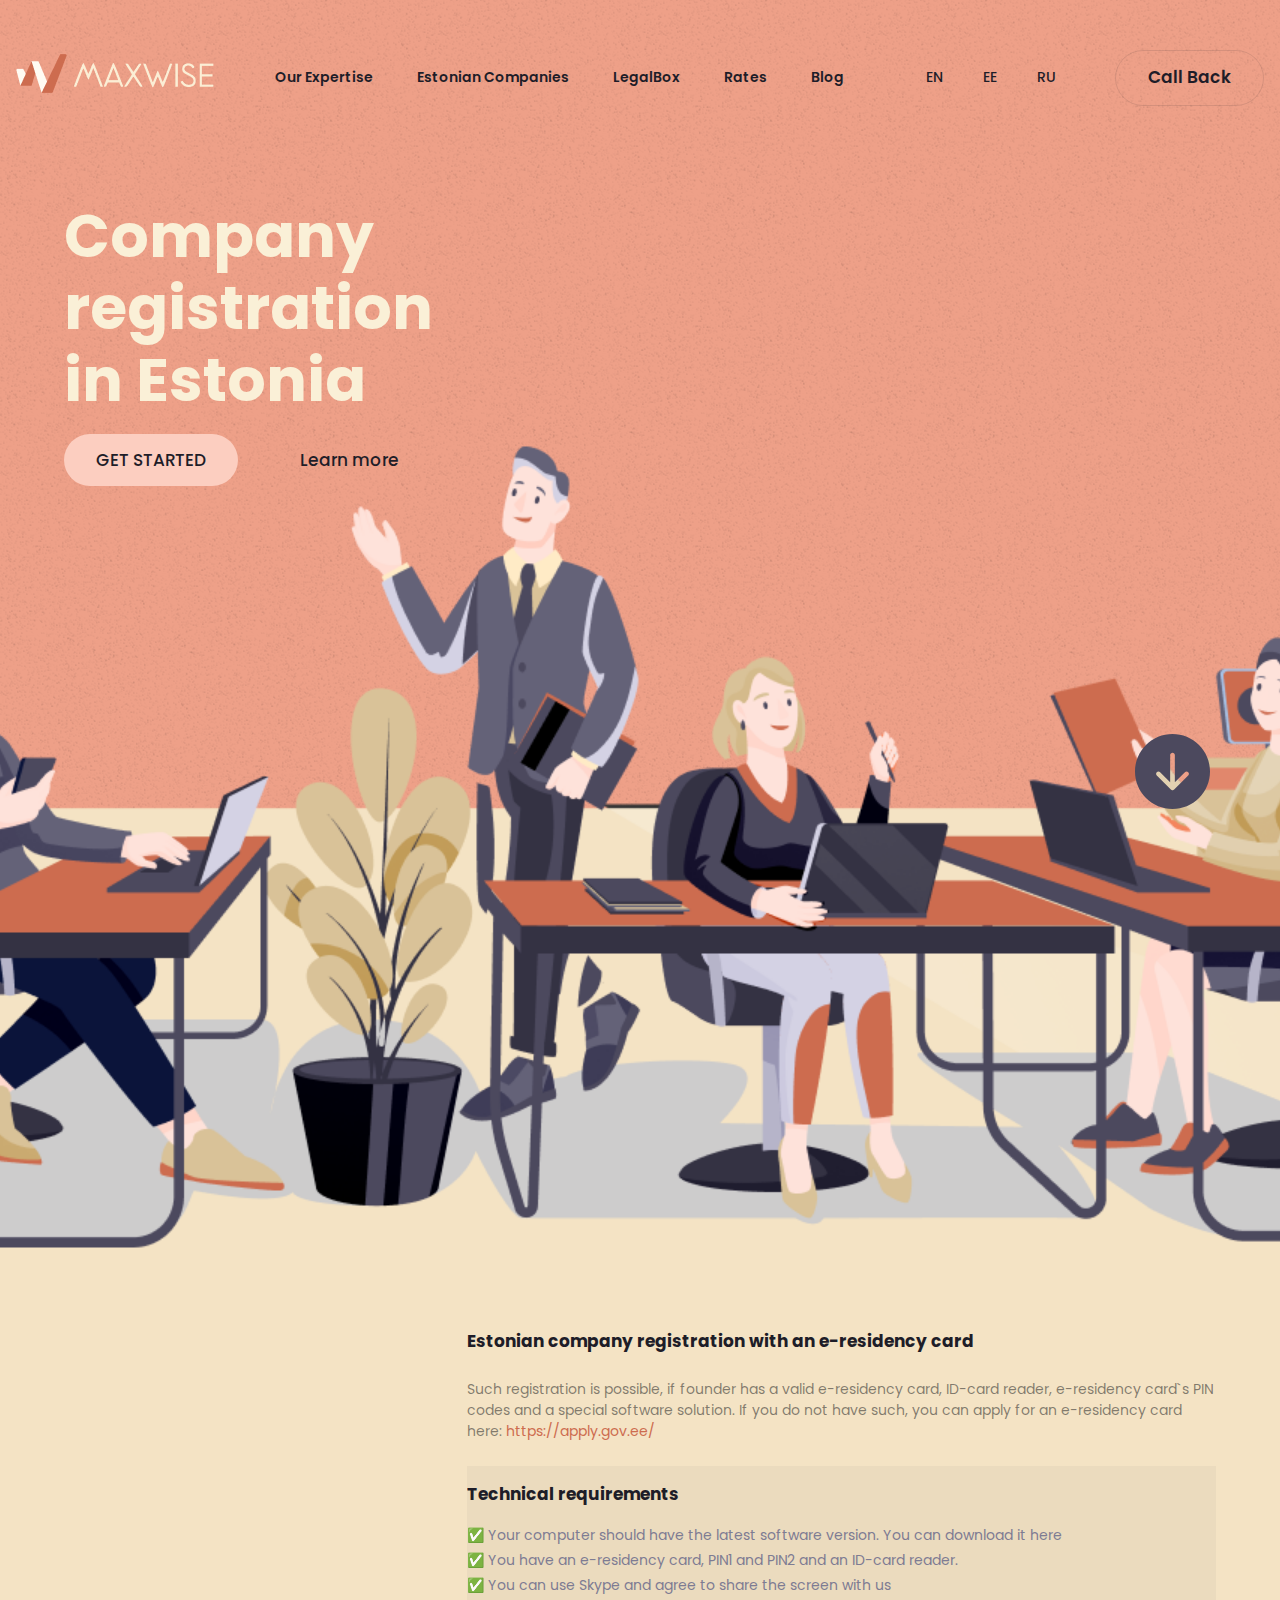
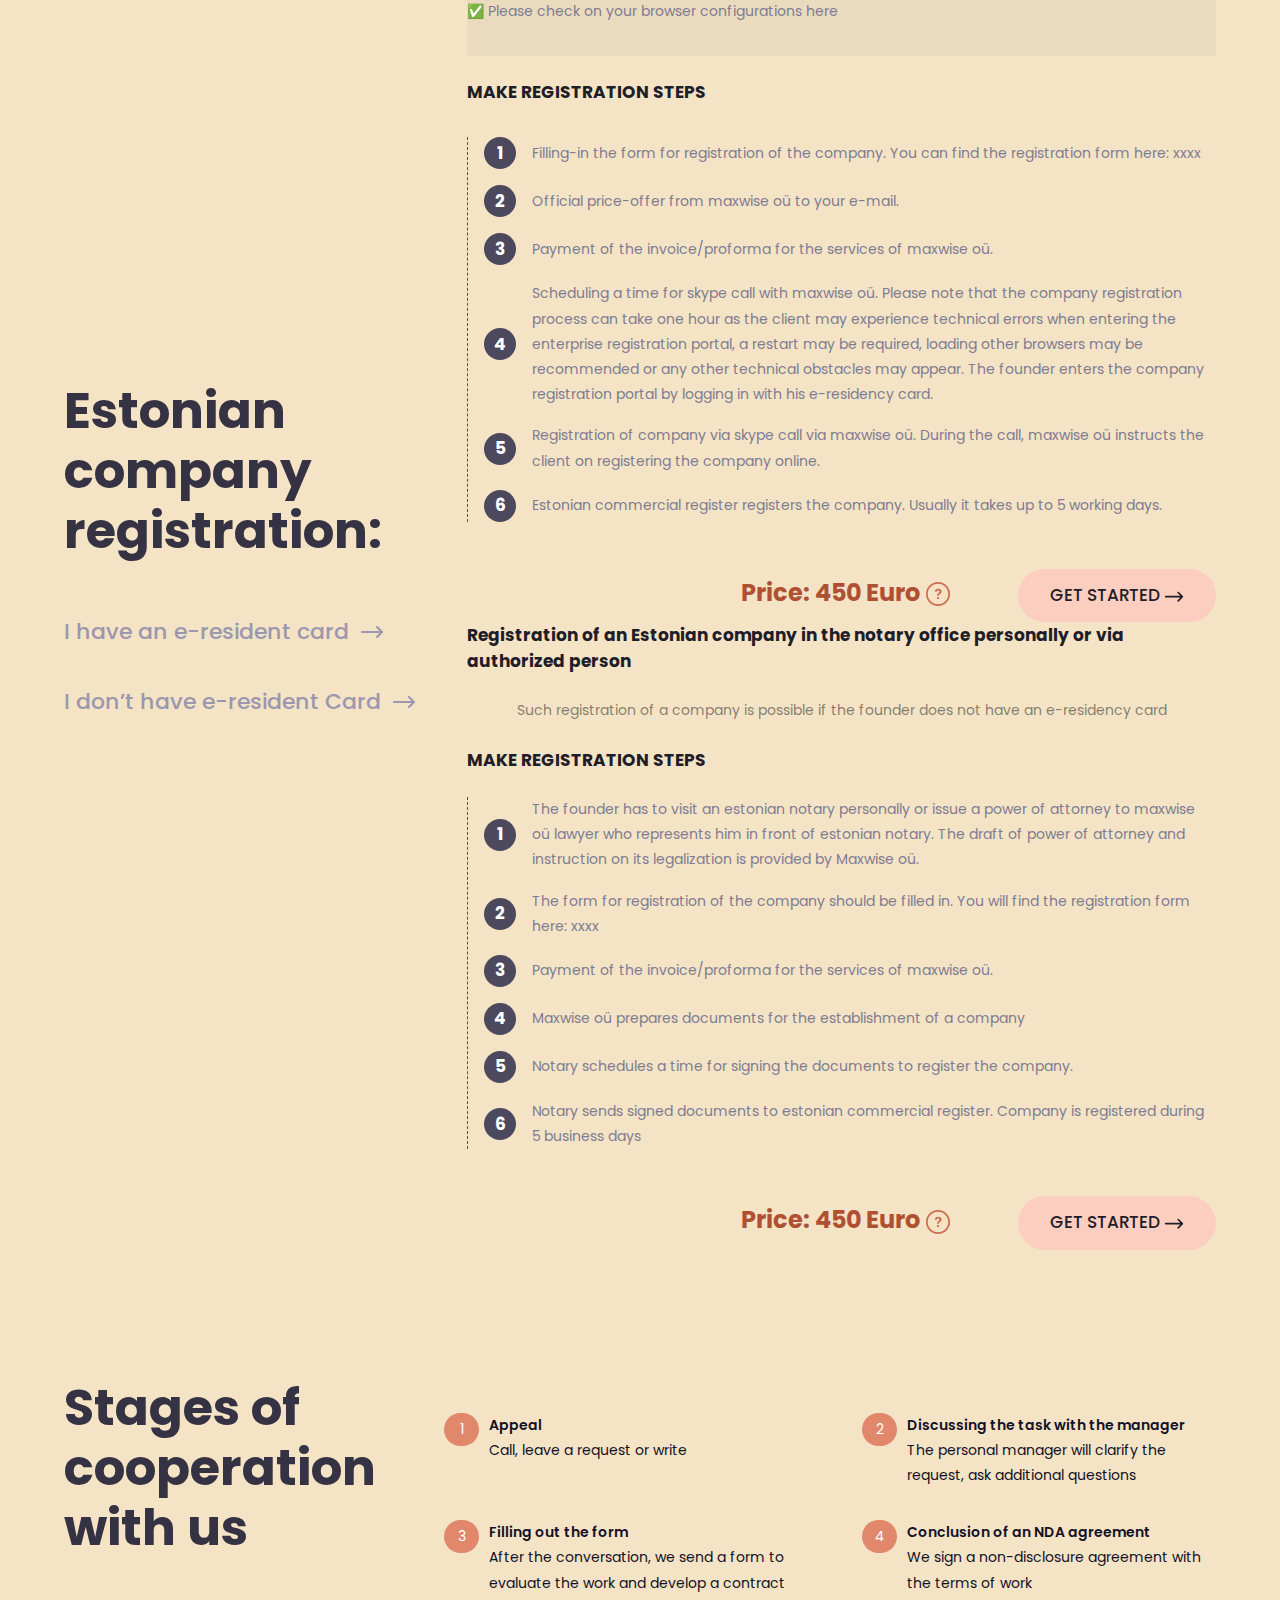
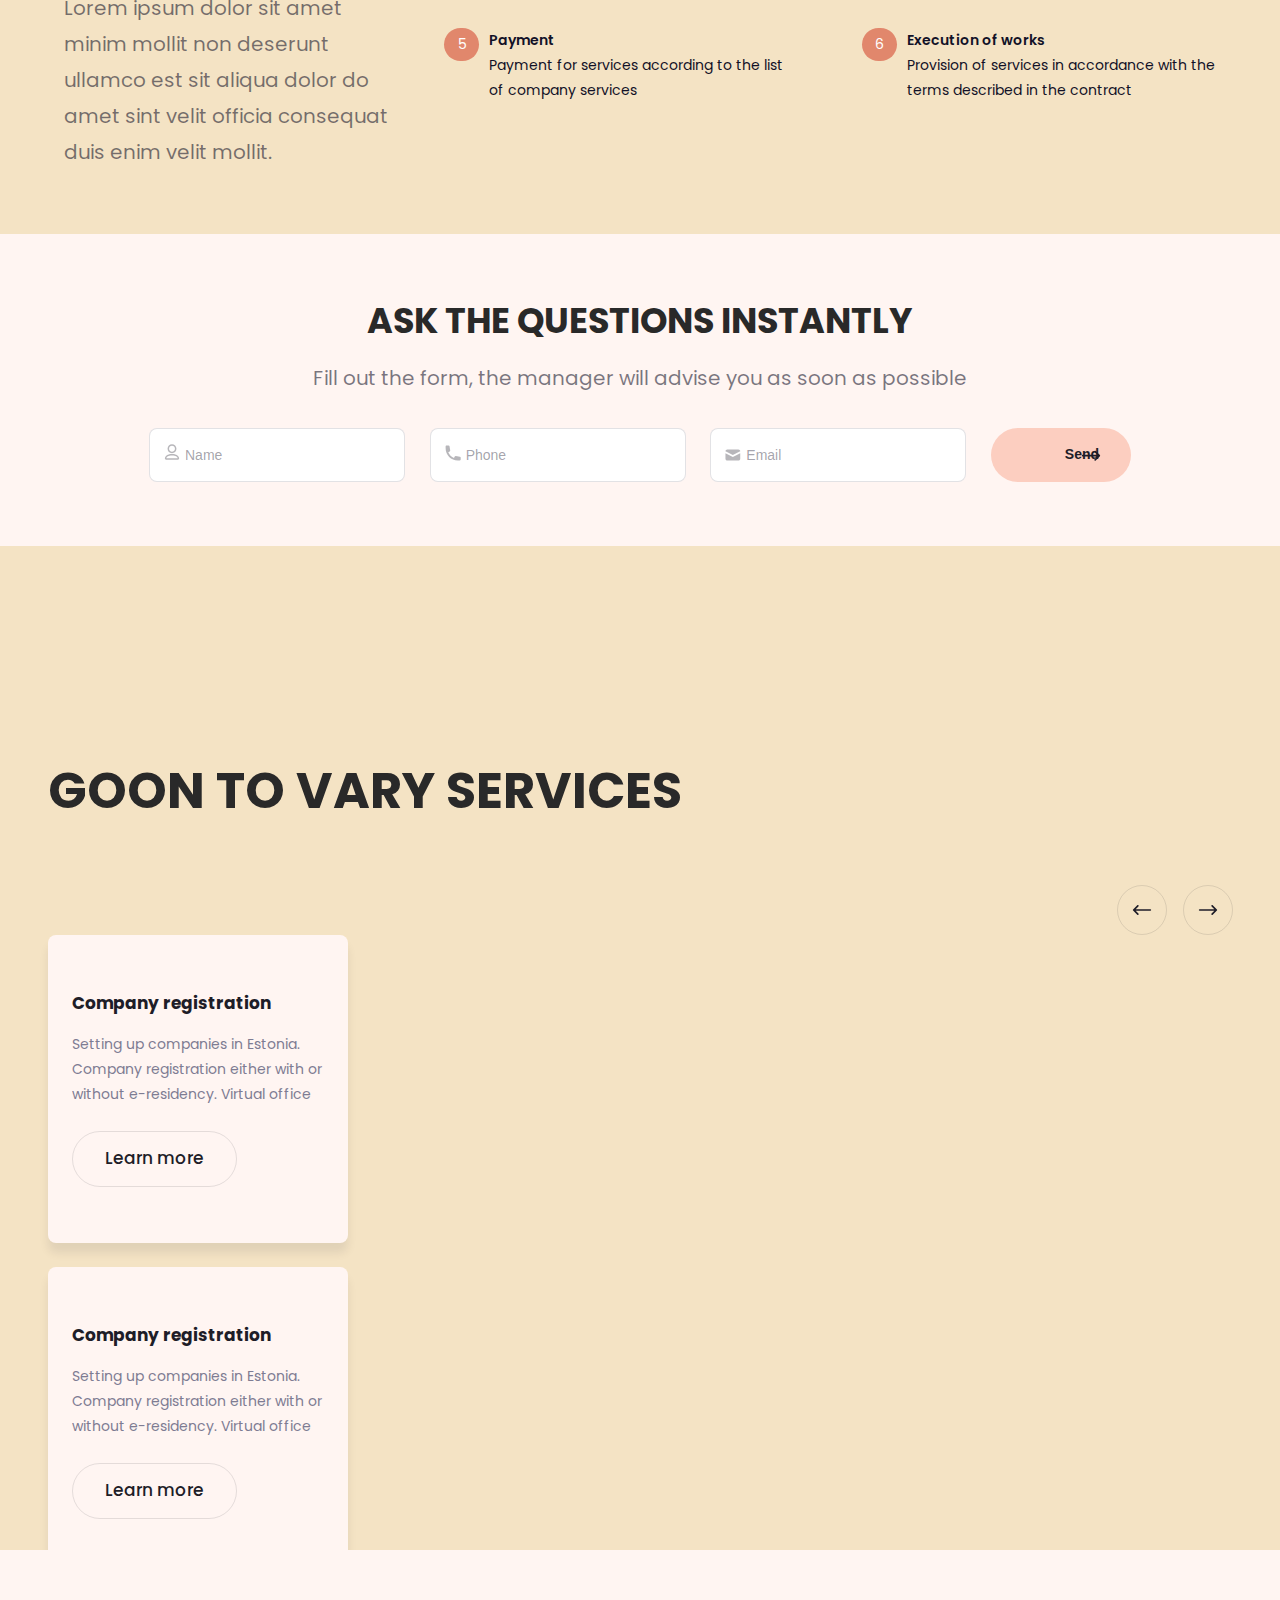
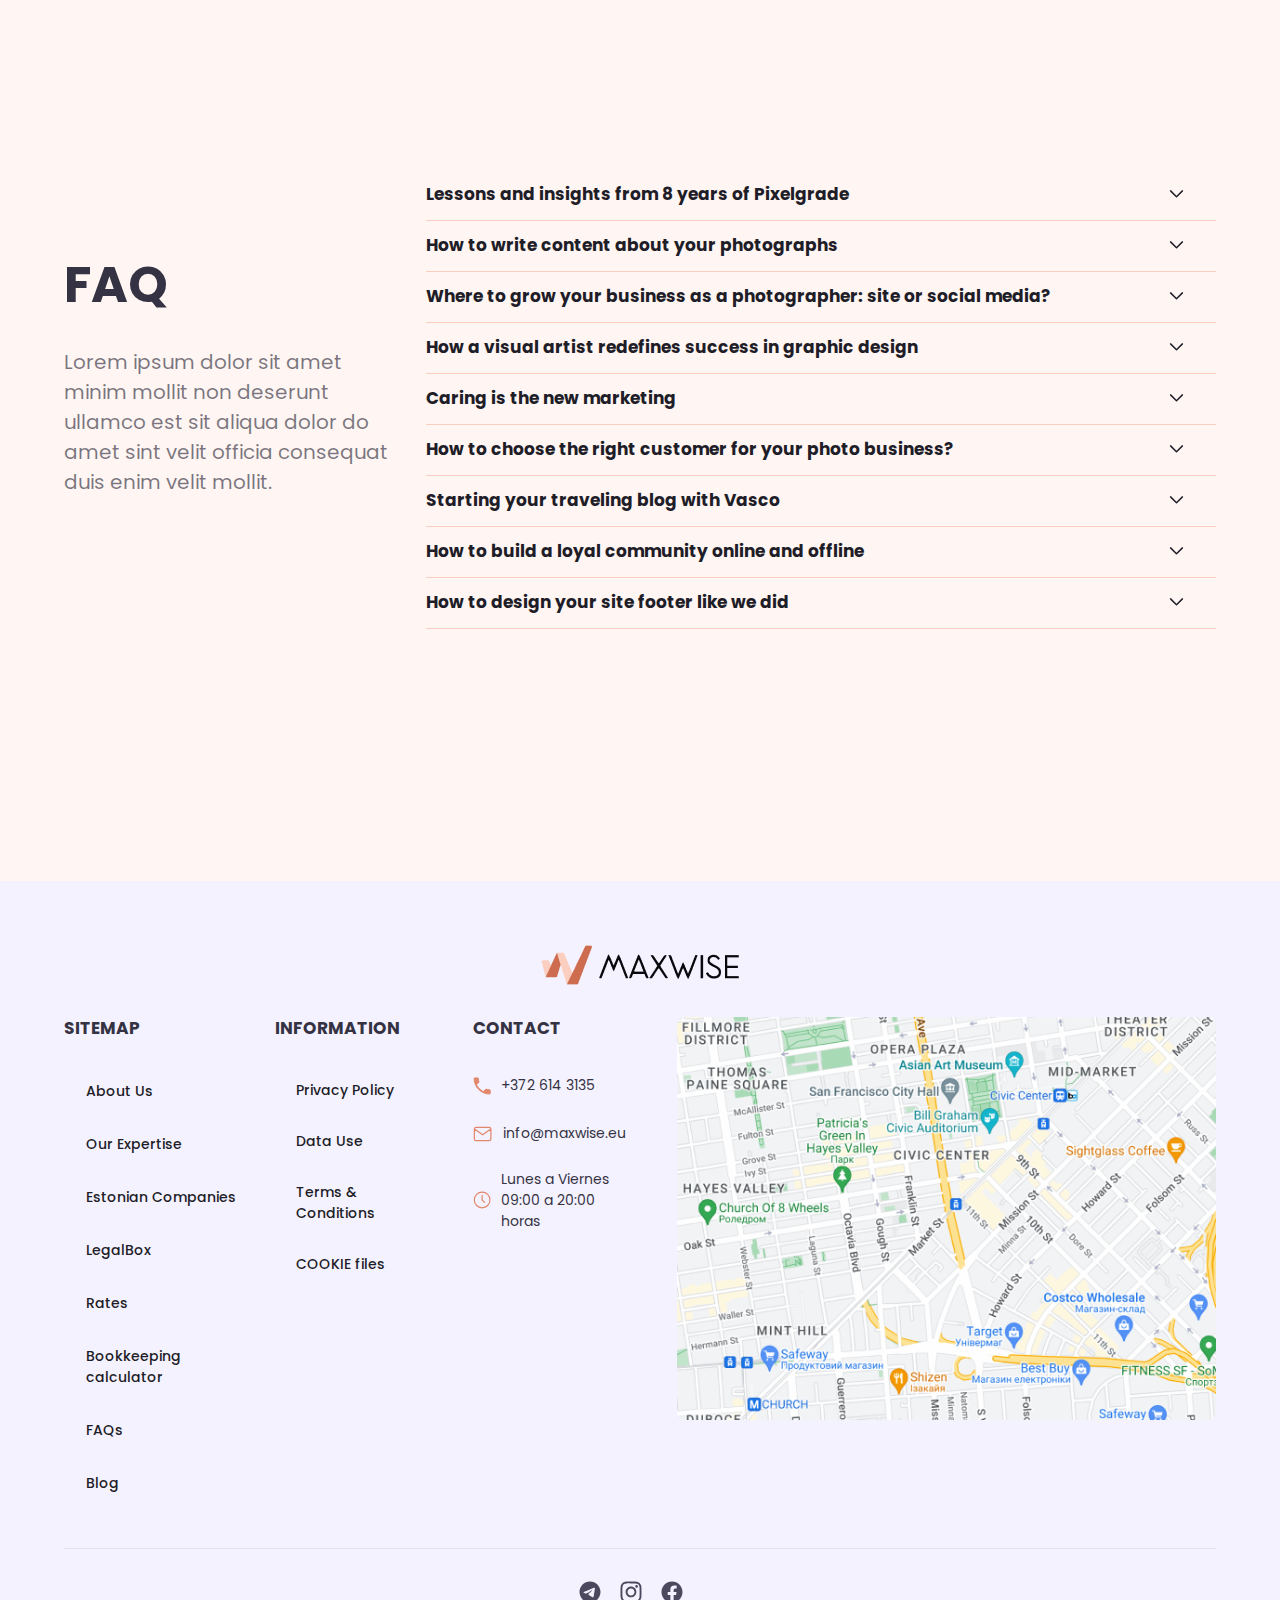
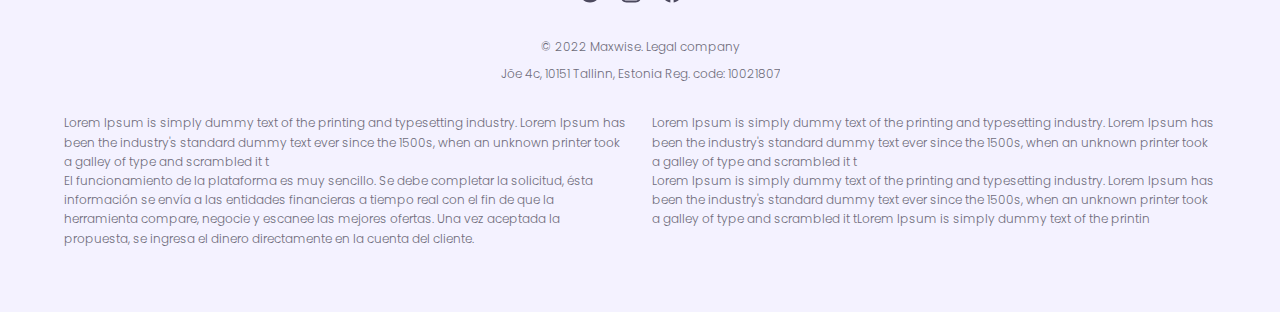
<file: registration.html>
<!DOCTYPE html>
<html lang="en">
<head>
    <meta charset="UTF-8">
    <meta http-equiv="X-UA-Compatible" content="IE=edge">
    <meta name="viewport" content="width=device-width, initial-scale=1.0">
    <link href="https://fonts.googleapis.com/css2?family=Poppins:wght@300;400;500;700;800&display=swap" rel="stylesheet">
    <link rel="stylesheet" href="style/slick.css">
    <link rel="stylesheet" href="style/reset.css">
    <link rel="stylesheet" href="style/style.css">
    <title>Maxwise</title>
</head>
<body class="bodyOn">
    <div class="fullpage">
        <button>
             <img src="img/fulpageArrow.svg" alt="">
        </button>
    </div>

    <header>
        <div class="wrapper">
            <a href="#" class="logoHeader">
                <img src="img/logoHeader.png" alt="Maxwise">
            </a>
            <ul>
                <li>
                    <a href="#">Our Expertise</a>
                </li>
                <li>
                    <a href="#">Estonian Companies</a>
                </li>
                <li>
                    <a href="#">LegalBox</a>
                </li>
                <li>
                    <a href="#">Rates</a>
                </li>
                <li>
                    <a href="#">Blog</a>
                </li>
            </ul>
            <div class="toggle">
                <button>EN</button>
                <button>EE</button>
                <button>RU</button>
            </div>
            <a href="#" class="headerCall">
                Call Back
            </a>
            <div class="burger">
                <img src="img/burger.svg" alt="">
            </div>
        </div>
    </header>
    <!--Header-->

    <div class="bunner">
        <div class="wrapper">
            <div class="bunnerLeft bunnerLeftRegistration">
                    <h1>
                        Company <br> registration <br> in Estonia
                    </h1>
                   <div class="bunnerLeftContainerBtn">
                        <a href="#" class="bunnerLeftConsultation">GET STARTED</a>
                        <a href="#" class="bunnerLeftBtn">Learn more</a>
                   </div>
            </div>
            <div class="bunnerImg bunnerRegistration">
                <img src="img/bannerRegistration.png" alt="">
            </div>
            <div class="bunnerRight bunnerRightRegistration">
                <img src="img/bannerRegistration.png" alt="">
            </div>
        </div>
        <div class="showContainer">
            <div class="showContainerSection">
                <svg onclick="svgClose()" width="26" height="26" viewBox="0 0 26 26" fill="none" xmlns="http://www.w3.org/2000/svg">
                    <path d="M25 1L1 25M1 1L25 25" stroke="black" stroke-width="2" stroke-linecap="round" stroke-linejoin="round"/>
                </svg>
                <div>
                    <p class="Just">Fast start</p>
                    <p class="showContainerFull">Order services right now and get a consultation!</p>
                    <button class="showContainerButton">GET STARTED</button>
                </div>
            </div>
        </div>
    </div>
    <!--Bunner-->

    <nav class="navbar">
        <div class="navbarWrapper">
        <div class="navTop">
                <a href="#">
                    <img src="img/logoBurger.png" alt="">
                </a>
                <a href="#" class="burger-open">
                    <img src="img/close.png" alt="">
                </a>
        </div>
        <div class="navbarToggle">
                <button>EN</button>
                <button>EE</button>
                <button>RU</button>
        </div>
        <ul class="navbarNav">
                <li>
                    <a href="#">Our Expertise</a>
                    <img src="img/btnArrow.svg" alt="">
                </li>
                <li>
                    <a href="#">Estonian Companies</a>
                    <img src="img/btnArrow.svg" alt="">
                </li>
                <li>
                    <a href="#">LegalBox</a>
                    <img src="img/btnArrow.svg" alt="">
                </li>
                <li>
                    <a href="#">Rates</a>
                    <img src="img/btnArrow.svg" alt="">
                </li>
                <li>
                    <a href="#">Blog</a>
                    <img src="img/btnArrow.svg" alt="">
                </li>
        </ul>
        <button class="CallBack">Call Back</button>
        <div class="navbarNavFlex">
                <ul class="navbarNavFlexLeft">
                    <p>SITEMAP</p>
                    <li>
                        <a href="#">About Us</a>
                    </li>
                    <li>
                        <a href="#">Our Expertise</a>
                    </li>
                    <li>
                        <a href="#">Estonian
                            Companies</a>
                    </li>
                    <li>
                        <a href="#">LegalBox</a>
                    </li>
                    <li>
                        <a href="#">Rates</a>
                    </li>
                    <li>
                        <a href="#">Bookkeeping
                            calculator</a>
                    </li>
                    <li>
                        <a href="#">FAQs</a>
                    </li>
                    <li>
                        <a href="#">Blog</a>
                    </li>
                </ul>
                <ul class="navbarNavFlexRight">
                    <p>INFORMATION</p>
                    <li>
                        <a href="#">Privacy Policy</a>
                    </li>
                    <li>
                        <a href="#">Data Use</a>
                    </li>
                    <li>
                        <a href="#">Terms & 
                            Conditions</a>
                    </li>
                    <li>
                        <a href="#">COOKIE files</a>
                    </li>
                </ul>
        </div>
        <div class="footerContact">
            <h3>Contact</h3>
            <ul>
                <li class="footerContactPhone">
                    <a href="tel:+3726143135">+372 614 3135</a>
                </li>
                <li class="footerContactMail">
                    <a href="mail:info@maxwise.eu">info@maxwise.eu</a>
                </li>
                <li class="footerContactDate">
                    Lunes a Viernes <br>
                    09:00 a 20:00 horas
                </li>
            </ul>
        </div>
        <div class="footerBottomSocial">
                <ul>
                    <li>
                        <a href="#">
                            <svg width="22" height="22" viewBox="0 0 22 22" fill="none" xmlns="http://www.w3.org/2000/svg">
                                <path d="M21.5 10.9834C21.5 16.7824 16.799 21.4834 11 21.4834C5.20101 21.4834 0.5 16.7824 0.5 10.9834C0.5 5.18441 5.20101 0.483398 11 0.483398C16.799 0.483398 21.5 5.18441 21.5 10.9834ZM11.3763 8.23501C10.355 8.65979 8.31392 9.53899 5.25296 10.8726C4.75591 11.0703 4.49553 11.2636 4.47183 11.4527C4.43177 11.7722 4.83193 11.8981 5.37684 12.0694C5.45096 12.0927 5.52776 12.1169 5.6065 12.1425C6.14261 12.3167 6.86378 12.5206 7.23868 12.5287C7.57875 12.5361 7.95831 12.3959 8.37736 12.1081C11.2373 10.1776 12.7136 9.20178 12.8063 9.18074C12.8717 9.1659 12.9623 9.14724 13.0237 9.20181C13.0851 9.25638 13.0791 9.35972 13.0726 9.38745C13.0329 9.55644 11.4622 11.0168 10.6493 11.7725C10.3959 12.0081 10.2161 12.1752 10.1794 12.2134C10.0971 12.2989 10.0132 12.3797 9.93254 12.4575C9.43447 12.9376 9.06098 13.2977 9.95321 13.8856C10.382 14.1682 10.7251 14.4018 11.0674 14.6349C11.4412 14.8895 11.8141 15.1434 12.2965 15.4596C12.4194 15.5402 12.5367 15.6239 12.6511 15.7054C13.0861 16.0155 13.477 16.2942 13.9598 16.2497C14.2404 16.2239 14.5302 15.9601 14.6774 15.1732C15.0252 13.3137 15.709 9.28459 15.867 7.6243C15.8808 7.47884 15.8634 7.29267 15.8494 7.21095C15.8354 7.12923 15.8062 7.0128 15.7 6.9266C15.5742 6.82452 15.38 6.803 15.2931 6.80453C14.8982 6.81148 14.2923 7.02217 11.3763 8.23501Z" fill="#4C495E"/>
                            </svg>    
                        </a>
                    </li>
                    <li>
                        <a href="#">
                            <svg width="24" height="25" viewBox="0 0 24 25" fill="none" xmlns="http://www.w3.org/2000/svg">
                                <path d="M12.001 2.4834C9.14933 2.4834 8.79145 2.49587 7.67144 2.54684C6.55362 2.59802 5.79061 2.775 5.12298 3.03465C4.43237 3.30284 3.84656 3.6616 3.26292 4.24545C2.67886 4.82908 2.3201 5.4149 2.05104 6.10528C1.79072 6.77313 1.61353 7.53636 1.56322 8.65374C1.51313 9.77376 1.5 10.1319 1.5 12.9835C1.5 15.8352 1.51269 16.1919 1.56344 17.312C1.61485 18.4298 1.79182 19.1928 2.05126 19.8604C2.31966 20.551 2.67842 21.1368 3.26227 21.7205C3.84568 22.3045 4.4315 22.6642 5.12166 22.9324C5.78973 23.192 6.55296 23.369 7.67056 23.4202C8.79058 23.4711 9.14824 23.4836 11.9997 23.4836C14.8515 23.4836 15.2083 23.4711 16.3283 23.4202C17.4462 23.369 18.21 23.192 18.8781 22.9324C19.5685 22.6642 20.1534 22.3045 20.7369 21.7205C21.3209 21.1368 21.6797 20.551 21.9487 19.8606C22.2069 19.1928 22.3841 18.4296 22.4366 17.3122C22.4869 16.1922 22.5 15.8352 22.5 12.9835C22.5 10.1319 22.4869 9.77397 22.4366 8.65396C22.3841 7.53614 22.2069 6.77313 21.9487 6.1055C21.6797 5.4149 21.3209 4.82908 20.7369 4.24545C20.1528 3.66138 19.5687 3.30263 18.8775 3.03465C18.2081 2.775 17.4446 2.59802 16.3268 2.54684C15.2068 2.49587 14.8502 2.4834 11.9977 2.4834H12.001ZM11.059 4.37561C11.3386 4.37517 11.6505 4.37561 12.001 4.37561C14.8045 4.37561 15.1368 4.38567 16.2439 4.43598C17.2677 4.48279 17.8233 4.65386 18.1934 4.79758C18.6834 4.98789 19.0328 5.2154 19.4001 5.5829C19.7676 5.9504 19.9951 6.30041 20.1858 6.79041C20.3295 7.1601 20.5008 7.71573 20.5474 8.73949C20.5977 9.84638 20.6087 10.1789 20.6087 12.9811C20.6087 15.7833 20.5977 16.1158 20.5474 17.2227C20.5006 18.2465 20.3295 18.8021 20.1858 19.1718C19.9955 19.6618 19.7676 20.0107 19.4001 20.378C19.0326 20.7455 18.6836 20.973 18.1934 21.1633C17.8237 21.3077 17.2677 21.4783 16.2439 21.5251C15.137 21.5754 14.8045 21.5864 12.001 21.5864C9.19724 21.5864 8.86495 21.5754 7.75807 21.5251C6.73431 21.4779 6.17867 21.3068 5.80833 21.1631C5.31832 20.9728 4.96832 20.7453 4.60081 20.3778C4.23331 20.0103 4.00581 19.6611 3.81506 19.1709C3.67134 18.8012 3.50005 18.2456 3.45346 17.2218C3.40314 16.1149 3.39308 15.7824 3.39308 12.9785C3.39308 10.1745 3.40314 9.84376 3.45346 8.73687C3.50027 7.71311 3.67134 7.15748 3.81506 6.78735C4.00537 6.29734 4.23331 5.94734 4.60081 5.57984C4.96832 5.21233 5.31832 4.98483 5.80833 4.79408C6.17845 4.6497 6.73431 4.47908 7.75807 4.43204C8.7267 4.38829 9.10208 4.37517 11.059 4.37298V4.37561ZM17.6059 6.11906C16.9102 6.11906 16.3458 6.68279 16.3458 7.37864C16.3458 8.07427 16.9102 8.63865 17.6059 8.63865C18.3015 8.63865 18.8659 8.07427 18.8659 7.37864C18.8659 6.683 18.3015 6.11906 17.6059 6.11906ZM12.001 7.59126C9.02311 7.59126 6.60874 10.0056 6.60874 12.9835C6.60874 15.9614 9.02311 18.3747 12.001 18.3747C14.9789 18.3747 17.3924 15.9614 17.3924 12.9835C17.3924 10.0056 14.9789 7.59126 12.001 7.59126ZM12.001 9.48347C13.9339 9.48347 15.501 11.0504 15.501 12.9835C15.501 14.9164 13.9339 16.4835 12.001 16.4835C10.0679 16.4835 8.50095 14.9164 8.50095 12.9835C8.50095 11.0504 10.0679 9.48347 12.001 9.48347Z" fill="#4C495E"/>
                            </svg>    
                        </a>
                    </li>
                    <li>
                        <a href="#">
                            <svg width="22" height="22" viewBox="0 0 22 22" fill="none" xmlns="http://www.w3.org/2000/svg">
                                <path d="M21.5004 11.0476C21.5004 5.21313 16.7993 0.483398 11.0002 0.483398C5.2011 0.483398 0.5 5.21313 0.5 11.0476C0.5 16.3204 4.33977 20.6909 9.35955 21.4834V14.1013H6.69348V11.0476H9.35955V8.72015C9.35955 6.0725 10.9272 4.61003 13.3256 4.61003C14.4744 4.61003 15.6761 4.81636 15.6761 4.81636V7.41613H14.352C13.0476 7.41613 12.6409 8.23046 12.6409 9.0659V11.0476H15.553L15.0875 14.1013H12.6409V21.4834C17.6606 20.6909 21.5004 16.3204 21.5004 11.0476Z" fill="#4C495E"/>
                            </svg>    
                        </a>
                    </li>
                </ul>
        </div>
        </div>
    </nav>
    <!--Navigation-->

    <div class="fromAreas fromAreasRegistration">
        <div class="wrapper">
            <div class="fromAreasLeft">
                <h2>Estonian <br> company <br> registration:</h2>
                <ul class="tabs">
                    <li>
                        <a href="#tab1" class="supportTabsLink">I have an e-resident card
                        </a>
                        <svg width="22" height="12" viewBox="0 0 22 12" fill="none" xmlns="http://www.w3.org/2000/svg">
                            <path d="M15.2929 10.2929C14.9024 10.6834 14.9024 11.3166 15.2929 11.7071C15.6834 12.0976 16.3166 12.0976 16.7071 11.7071L21.7071 6.70711C22.0976 6.31658 22.0976 5.68342 21.7071 5.29289L16.7071 0.292894C16.3166 -0.0976312 15.6834 -0.0976312 15.2929 0.292894C14.9024 0.683417 14.9024 1.31658 15.2929 1.70711L18.5858 5H1C0.447715 5 0 5.44772 0 6C0 6.55229 0.447715 7 1 7H18.5858L15.2929 10.2929Z" fill="#9A97AE"/>
                        </svg>    
                    </li>
                    <li>
                        <a href="#tab2" class="supportTabsLink">I don’t have e-resident Card</a>
                        <svg width="22" height="12" viewBox="0 0 22 12" fill="none" xmlns="http://www.w3.org/2000/svg">
                            <path d="M15.2929 10.2929C14.9024 10.6834 14.9024 11.3166 15.2929 11.7071C15.6834 12.0976 16.3166 12.0976 16.7071 11.7071L21.7071 6.70711C22.0976 6.31658 22.0976 5.68342 21.7071 5.29289L16.7071 0.292894C16.3166 -0.0976312 15.6834 -0.0976312 15.2929 0.292894C14.9024 0.683417 14.9024 1.31658 15.2929 1.70711L18.5858 5H1C0.447715 5 0 5.44772 0 6C0 6.55229 0.447715 7 1 7H18.5858L15.2929 10.2929Z" fill="#9A97AE"/>
                        </svg>     
                    </li>
                </ul>
            </div>
            <div class="fromAreasRight fromAreasRegistrationRight">
                <div  id="tab1" class="fromAreasTabsContainer fromAreasTabsRegitstration">
                    <div class="fromAreasScroll fromAreasScroll2">
                        <svg class="closeSvgBlog" width="26" height="26" viewBox="0 0 26 26" fill="none" xmlns="http://www.w3.org/2000/svg">
                            <path d="M25 1L1 25M1 1L25 25" stroke="black" stroke-width="2" stroke-linecap="round" stroke-linejoin="round"/>
                        </svg>
                        <h4>Estonian company registration with an e-residency card</h4>
                        <p>Such registration is possible, if founder has a valid e-residency card, ID-card reader, e-residency card`s PIN codes and a special software solution. If you do not have such, you can apply for an e-residency card here: 
                        <a href="https://apply.gov.ee/">https://apply.gov.ee/</a>
                        </p>
                        <div class="tabsList1">
                            <h3>Technical requirements</h3>
                            <ul>
                                <li>
                                   Your computer should have the latest software version. You can download it here
                                </li>
                                <li>
                                   You have an e-residency card, PIN1 and PIN2 and an ID-card reader.
                                </li>
                                <li>
                                    You can use Skype and agree to share the screen with us 
                                </li>
                                <li>
                                    Please check on your browser configurations here
                                </li>
                            </ul>
                        </div>
                        <div class="tabsList2">
                            <h3>Make registration steps</h3>
                            <ul>
                                <li class="tabsList2Icon1">Filling-in the form for registration of the company. You can find the registration form here: xxxx</li>
                                <li class="tabsList2Icon2">Official price-offer from maxwise oü to your e-mail.</li>
                                <li class="tabsList2Icon3">Payment of the invoice/proforma for the services of maxwise oü.</li>
                                <li class="tabsList2Icon4">Scheduling a time for skype call with maxwise oü. 
                                    Please note that the company registration process can take one hour as the client may experience technical errors when entering the enterprise registration portal, a restart may be required, loading other browsers may be recommended or any other technical obstacles may appear.  
                                    The founder enters the company registration portal by logging in with his e-residency card.</li>
                                <li class="tabsList2Icon5">Registration of company via skype call via maxwise oü.  
                                    During the call, maxwise oü instructs the client on registering the company online.</li>
                                <li class="tabsList2Icon6">Estonian commercial register registers the company. Usually it takes up to 5 working days. </li>
                            </ul>
                        </div>
                        <div class="fromAreasRightButtons fromAreasRightButtonsRegistration">
                            <div class="priceOpen">
                                <img src="img/close.png" alt="" class="opacityNoneBtn">
                                <ul>
                                    <li>Name check</li>
                                    <li>Government fee</li>
                                    <li>Registered address</li>
                                    <li>Contact person in Estonia</li>
                                </ul>
                            </div>
                            <button class="fromAreasRightButtonsPrice">Price: 450 Euro
                                <span>
                                    <img src="img/register.svg" alt="">
                                </span>
                            </button>
                            <button class="fromAreasRightButtonsGet fromAreasRightButtonsGetRegistration">
                                GET STARTED
                                <img src="img/btnArrow.svg" alt="">
                            </button>
                        </div>
                    </div>
                </div>

                <div  id="tab2" class="fromAreasTabsContainer fromAreasTabsContainer2 fromAreasTabsRegitstration">
                    <div class="fromAreasScroll fromAreasScroll2">
                        <svg class="closeSvgBlog" width="26" height="26" viewBox="0 0 26 26" fill="none" xmlns="http://www.w3.org/2000/svg">
                            <path d="M25 1L1 25M1 1L25 25" stroke="black" stroke-width="2" stroke-linecap="round" stroke-linejoin="round"/>
                        </svg>
                            <h3>Registration of an Estonian company in the notary office personally or via authorized person</h3>
                            <p>Such registration of a company is possible if the founder does not have an e-residency card</p>
                            <div class="tabsList2">
                                <h3>Make registration steps</h3>
                                <ul>
                                    <li class="tabsList2Icon1">The founder has to visit an estonian notary personally or issue a power of attorney to maxwise oü lawyer who represents him in front of estonian notary. The draft of power of attorney and instruction on its legalization is provided by Maxwise oü.</li>
                                    <li class="tabsList2Icon2">The form for registration of the company should be filled in. You will find the registration form here: xxxx</li>
                                    <li class="tabsList2Icon3">Payment of the invoice/proforma for the services of maxwise oü.</li>
                                    <li class="tabsList2Icon4">Maxwise oü prepares documents for the establishment of a company</li>
                                    <li class="tabsList2Icon5">Notary schedules a time for signing the documents to register the company. </li>
                                    <li class="tabsList2Icon6">Notary sends signed documents to estonian commercial register. Company is registered during 5 business days</li>
                                </ul>
                            </div>
                        <div class="fromAreasRightButtons">
                            <button class="fromAreasRightButtonsPrice">Price: 450 Euro
                                <span>
                                    <img src="img/register.svg" alt="question">
                                </span>
                            </button>
                            <button class="fromAreasRightButtonsGet">
                                GET STARTED
                                <img src="img/btnArrow.svg" alt="Arrow">
                            </button>
                        </div>
                    </div>
                </div>
            </div>
        </div>
    </div>
    <!--We are approached from areas:-->

    <div class="stages">
        <div class="wrapper">
            <div class="stagesLeft">
                <h2>Stages of cooperation with us</h2>
                <p>Lorem ipsum dolor sit amet minim mollit non deserunt ullamco est sit aliqua dolor do amet sint velit officia consequat duis enim velit mollit.</p>
            </div>
            <div class="stagesRight">
                <ul>
                    <li class="stagesRight1">
                        <strong>Appeal</strong>
                        Call, leave a request or write
                    </li>
                    <li class="stagesRight2">
                        <strong>Discussing the task with the manager</strong>
                        The personal manager will clarify the request, ask additional questions
                    </li>
                    <li class="stagesRight3">
                        <strong>Filling out the form</strong>
                        After the conversation, we send a form to evaluate the work and develop a contract
                    </li>
                    <li class="stagesRight4">
                        <strong>Conclusion of an NDA agreement</strong>
                        We sign a non-disclosure agreement with the terms of work
                    </li>
                    <li class="stagesRight5">
                        <strong>Payment</strong>
                        Payment for services according to the list of company services
                    </li>
                    <li class="stagesRight6">
                        <strong>Execution of works</strong>
                        Provision of services in accordance with the terms described in the contract
                    </li>
                </ul>
            </div>
        </div>
    </div>
    <!--Stages of cooperation with us-->

    <div class="supportForm">
        <div class="wrapper">
            <h2>ASK THE QUESTIONS INSTANTLY</h2>
            <p>Fill out the form, the manager will advise you as soon as possible</p>
            <form action="">
                <div class="supportFormName">
                    <input type="text" name="" id="" placeholder="Name">
                </div>
                <div class="supportFormTel">
                    <input type="tel" name="" id="" placeholder="Phone">
                </div>
                <div class="supportFormEmail">
                    <input type="email" name="" id="" placeholder="Email">
                </div>
                <div class="supportFormSubmit">
                    <input type="submit" value="Send">
                </div>
            </form>
        </div>
    </div>
    <!--Forma-->

    <div class="services goonServices">
       <div class="servicesLeft">
            <h2>GOON TO VARY SERVICES</h2>
            <div class="servicesSliderArrow">
                <div class="servicesSliderPrev">
                    <svg width="20" height="10" viewBox="0 0 20 10" fill="none" xmlns="http://www.w3.org/2000/svg">
                        <path d="M6.42292 1.42259C6.74835 1.09715 6.74835 0.569513 6.42292 0.244077C6.09748 -0.0813601 5.56984 -0.0813601 5.2444 0.244076L1.07774 4.41074C0.752301 4.73618 0.752301 5.26382 1.07774 5.58925L5.2444 9.75592C5.56984 10.0814 6.09748 10.0814 6.42291 9.75592C6.74835 9.43048 6.74835 8.90285 6.42291 8.57741L3.67884 5.83333L18.3337 5.83333C18.7939 5.83333 19.167 5.46024 19.167 5C19.167 4.53976 18.7939 4.16667 18.3337 4.16667L3.67884 4.16666L6.42292 1.42259Z" fill="#1E1D28"/>
                    </svg>    
                </div>
                <div class="servicesSliderNext">
                    <svg width="20" height="10" viewBox="0 0 20 10" fill="none" xmlns="http://www.w3.org/2000/svg">
                        <path d="M13.5771 8.57741C13.2516 8.90285 13.2516 9.43049 13.5771 9.75592C13.9025 10.0814 14.4302 10.0814 14.7556 9.75592L18.9223 5.58926C19.2477 5.26382 19.2477 4.73618 18.9223 4.41075L14.7556 0.244078C14.4302 -0.0813593 13.9025 -0.0813593 13.5771 0.244078C13.2516 0.569515 13.2516 1.09715 13.5771 1.42259L16.3212 4.16667H1.66634C1.2061 4.16667 0.833008 4.53976 0.833008 5C0.833008 5.46024 1.2061 5.83333 1.66634 5.83333H16.3212L13.5771 8.57741Z" fill="#1E1D28"/>
                    </svg>  
                </div>
            </div>
       </div>
        <div class="transformSectionRight servicesSliderContainer">
            <div class="servicesSlider">
                <div class="transformItem">
                    <h3>Company registration</h3>
                    <p>Setting up companies in Estonia.
                        Company registration either with or without e-residency.
                        Virtual office and Contract person in Estonia included.</p>
                        <button>Learn more</button>
                </div>
                <div class="transformItem">
                    <h3>Company registration</h3>
                    <p>Setting up companies in Estonia.
                        Company registration either with or without e-residency.
                        Virtual office and Contract person in Estonia included.</p>
                        <button>Learn more</button>
                </div>
                <div class="transformItem">
                    <h3>Legal support</h3>
                    <p>Documents preparation for the whole life cycle of companies.
                        Sell/buy, shareholder, service agreements.
                        General meetings management and preparation.</p>
                        <button>Learn more</button>
                </div>
                <div class="transformItem">
                    <h3>Accounting, Audit</h3>
                    <p>Bookkeeping services for Estonian companies.
                        VAT Return filling and submitting
                        TAX Return filing and submitting
                        Annual Financial Statement preparation.
                        Audit support.</p>
                        <button>Learn more</button>
                </div>
                <div class="transformItem">
                    <h3>Open bank account</h3>
                    <p>Opening accounts in banks and payment institutions.
                        Compliance documents preparation.
                        Filling out the KYC documents.
                        Verification and Identification preparation.</p>
                        <button>Learn more</button>
                </div>
                <div class="transformItem">
                    <h3>Tax assistant</h3>
                    <p>Issuing Tax legal opinion
                        Proceeding of VAT Compliance
                        Cross- border taxation rules appliance</p>
                        <button>Learn more</button>
                </div>
            </div>
        </div>
        <div class="servicesSliderDots"></div>
    </div>
    <!--Our other services-->

    <div class="faq">
        <div class="wrapper">
            <div class="faqLeft">
                <h2>FAQ</h2>
                <p>Lorem ipsum dolor sit amet minim mollit non deserunt ullamco est sit aliqua dolor do amet sint velit officia consequat duis enim velit mollit.</p>
            </div>
            <div class="faqRight">
                <div class="faqRightAccardion">
                    <h3 class="heading">Lessons and insights from 8 years of Pixelgrade</h3>
                    <div class="faqRightAccardionContent">
                        <p>So yes, the alcohol (ethanol) in hand sanitizers can be absorbed through the skin, but no, it would not cause intoxication.</p>
                    </div>
                </div>
                <div class="faqRightAccardion">
                    <h3 class="heading">How to write content about your photographs</h3>
                    <div class="faqRightAccardionContent">
                        <p>Even factoring differences in body weight between children and adults into account, it would still not reach an intoxicating level in children. </p>
                    </div>
                </div>
                <div class="faqRightAccardion">
                    <h3 class="heading">Where to grow your business as a photographer: site or social media?</h3>
                    <div class="faqRightAccardionContent">
                        <p>I found a 2007 study on effects of hand sanitizers on blood alcohol level in adults. The 12 subjects applied 4 mL of hand sanitizer for 30 seconds per application, 20 applications over a 30 min period (total exposure time 10 min).</p>
                    </div>
                </div>
                <div class="faqRightAccardion">
                    <h3 class="heading">How a visual artist redefines success in graphic design</h3>
                    <div class="faqRightAccardionContent">
                        <p>The principal alcohol in Purell hand sanitizer (to take the most talked-about brand) is 70% ethanol (ethyl alcohol), with a smaller amount of isopropyl alcohol.</p>
                    </div>
                </div>
                <div class="faqRightAccardion">
                    <h3 class="heading">Caring is the new marketing</h3>
                    <div class="faqRightAccardionContent">
                        <p>However rare side effects observed among children can be metabolic acidosis, coma, respiratory depression, and hypoglycemia-</p>
                    </div>
                </div>
                <div class="faqRightAccardion">
                    <h3 class="heading">How to choose the right customer for your photo business?</h3>
                    <div class="faqRightAccardionContent">
                        <p>So yes, the alcohol (ethanol) in hand sanitizers can be absorbed through the skin, but no, it would not cause intoxication.</p>
                    </div>
                </div>
                <div class="faqRightAccardion">
                    <h3 class="heading">Starting your traveling blog with Vasco</h3>
                    <div class="faqRightAccardionContent">
                        <p>An interesting implication of the 2007 study concerns the use of hand sanitizers by observant Muslims. Alcohol is forbidden (haram) to Muslims. Since the alcohol in hand sanitizer is absorbed into the blood, does that make these hand sanitizers haram?</p>
                    </div>
                </div>
                <div class="faqRightAccardion">
                    <h3 class="heading">How to build a loyal community online and offline</h3>
                    <div class="faqRightAccardionContent">
                        <p>Twenty 30-second applications within half an hour is well in excess of almost anyone’s use of a sanitizer.</p>
                    </div>
                </div>
                <div class="faqRightAccardion">
                    <h3 class="heading">How to design your site footer like we did</h3>
                    <div class="faqRightAccardionContent">
                        <p>Alcohol based exposures through inadvertently consuming hand sanitizer, have been observed to produce more negative side effects for children than non-alcohol based.</p>
                    </div>
                </div>
            </div>
        </div>
    </div>
    <!--FAQ-->

    <footer class="footer">
        <div class="wrapper">
            <div class="footerLogo">
                <a href="#">
                    <img src="img/logo.png" alt="Maxwise">
                </a>
            </div>
            <div class="footerTop">
                <div class="footerSitemap">
                    <h3>Sitemap</h3>
                    <ul>
                        <li>
                            <a href="#">About Us</a>
                        </li>
                        <li>
                            <a href="#">Our Expertise</a>
                        </li>
                        <li>
                            <a href="#">Estonian Companies</a>
                        </li>
                        <li>
                            <a href="#">LegalBox</a>
                        </li>
                        <li>
                            <a href="#">Rates</a>
                        </li>
                        <li>
                            <a href="#">Bookkeeping calculator</a>
                        </li>
                        <li>
                            <a href="#">FAQs</a>
                        </li>
                        <li>
                            <a href="#">Blog</a>
                        </li>
                    </ul>
                </div>
                <div class="footerInformation">
                    <h3>Information</h3>
                    <ul>
                        <li>
                            <a href="#">Privacy Policy</a>
                        </li>
                        <li>
                            <a href="#">Data Use</a>
                        </li>
                        <li>
                            <a href="#">Terms & Conditions</a>
                        </li>
                        <li>
                            <a href="#">COOKIE files</a>
                        </li>
                    </ul>
                </div>
                <div class="footerContact">
                    <h3>Contact</h3>
                    <ul>
                        <li class="footerContactPhone">
                            <a href="tel:+3726143135">+372 614 3135</a>
                        </li>
                        <li class="footerContactMail">
                            <a href="mail:info@maxwise.eu">info@maxwise.eu</a>
                        </li>
                        <li class="footerContactDate">
                            Lunes a Viernes <br>
                            09:00 a 20:00 horas
                        </li>
                    </ul>
                </div>
                <div class="footerMap">
                    <img src="img/MapBox.png" alt="maps">
                </div>
            </div>
            <div class="footerBottom">
                <div class="footerBottomSocial">
                    <ul>
                        <li>
                            <a href="#">
                                <svg width="22" height="22" viewBox="0 0 22 22" fill="none" xmlns="http://www.w3.org/2000/svg">
                                    <path d="M21.5 10.9834C21.5 16.7824 16.799 21.4834 11 21.4834C5.20101 21.4834 0.5 16.7824 0.5 10.9834C0.5 5.18441 5.20101 0.483398 11 0.483398C16.799 0.483398 21.5 5.18441 21.5 10.9834ZM11.3763 8.23501C10.355 8.65979 8.31392 9.53899 5.25296 10.8726C4.75591 11.0703 4.49553 11.2636 4.47183 11.4527C4.43177 11.7722 4.83193 11.8981 5.37684 12.0694C5.45096 12.0927 5.52776 12.1169 5.6065 12.1425C6.14261 12.3167 6.86378 12.5206 7.23868 12.5287C7.57875 12.5361 7.95831 12.3959 8.37736 12.1081C11.2373 10.1776 12.7136 9.20178 12.8063 9.18074C12.8717 9.1659 12.9623 9.14724 13.0237 9.20181C13.0851 9.25638 13.0791 9.35972 13.0726 9.38745C13.0329 9.55644 11.4622 11.0168 10.6493 11.7725C10.3959 12.0081 10.2161 12.1752 10.1794 12.2134C10.0971 12.2989 10.0132 12.3797 9.93254 12.4575C9.43447 12.9376 9.06098 13.2977 9.95321 13.8856C10.382 14.1682 10.7251 14.4018 11.0674 14.6349C11.4412 14.8895 11.8141 15.1434 12.2965 15.4596C12.4194 15.5402 12.5367 15.6239 12.6511 15.7054C13.0861 16.0155 13.477 16.2942 13.9598 16.2497C14.2404 16.2239 14.5302 15.9601 14.6774 15.1732C15.0252 13.3137 15.709 9.28459 15.867 7.6243C15.8808 7.47884 15.8634 7.29267 15.8494 7.21095C15.8354 7.12923 15.8062 7.0128 15.7 6.9266C15.5742 6.82452 15.38 6.803 15.2931 6.80453C14.8982 6.81148 14.2923 7.02217 11.3763 8.23501Z" fill="#4C495E"/>
                                </svg>    
                            </a>
                        </li>
                        <li>
                            <a href="#">
                                <svg width="24" height="25" viewBox="0 0 24 25" fill="none" xmlns="http://www.w3.org/2000/svg">
                                    <path d="M12.001 2.4834C9.14933 2.4834 8.79145 2.49587 7.67144 2.54684C6.55362 2.59802 5.79061 2.775 5.12298 3.03465C4.43237 3.30284 3.84656 3.6616 3.26292 4.24545C2.67886 4.82908 2.3201 5.4149 2.05104 6.10528C1.79072 6.77313 1.61353 7.53636 1.56322 8.65374C1.51313 9.77376 1.5 10.1319 1.5 12.9835C1.5 15.8352 1.51269 16.1919 1.56344 17.312C1.61485 18.4298 1.79182 19.1928 2.05126 19.8604C2.31966 20.551 2.67842 21.1368 3.26227 21.7205C3.84568 22.3045 4.4315 22.6642 5.12166 22.9324C5.78973 23.192 6.55296 23.369 7.67056 23.4202C8.79058 23.4711 9.14824 23.4836 11.9997 23.4836C14.8515 23.4836 15.2083 23.4711 16.3283 23.4202C17.4462 23.369 18.21 23.192 18.8781 22.9324C19.5685 22.6642 20.1534 22.3045 20.7369 21.7205C21.3209 21.1368 21.6797 20.551 21.9487 19.8606C22.2069 19.1928 22.3841 18.4296 22.4366 17.3122C22.4869 16.1922 22.5 15.8352 22.5 12.9835C22.5 10.1319 22.4869 9.77397 22.4366 8.65396C22.3841 7.53614 22.2069 6.77313 21.9487 6.1055C21.6797 5.4149 21.3209 4.82908 20.7369 4.24545C20.1528 3.66138 19.5687 3.30263 18.8775 3.03465C18.2081 2.775 17.4446 2.59802 16.3268 2.54684C15.2068 2.49587 14.8502 2.4834 11.9977 2.4834H12.001ZM11.059 4.37561C11.3386 4.37517 11.6505 4.37561 12.001 4.37561C14.8045 4.37561 15.1368 4.38567 16.2439 4.43598C17.2677 4.48279 17.8233 4.65386 18.1934 4.79758C18.6834 4.98789 19.0328 5.2154 19.4001 5.5829C19.7676 5.9504 19.9951 6.30041 20.1858 6.79041C20.3295 7.1601 20.5008 7.71573 20.5474 8.73949C20.5977 9.84638 20.6087 10.1789 20.6087 12.9811C20.6087 15.7833 20.5977 16.1158 20.5474 17.2227C20.5006 18.2465 20.3295 18.8021 20.1858 19.1718C19.9955 19.6618 19.7676 20.0107 19.4001 20.378C19.0326 20.7455 18.6836 20.973 18.1934 21.1633C17.8237 21.3077 17.2677 21.4783 16.2439 21.5251C15.137 21.5754 14.8045 21.5864 12.001 21.5864C9.19724 21.5864 8.86495 21.5754 7.75807 21.5251C6.73431 21.4779 6.17867 21.3068 5.80833 21.1631C5.31832 20.9728 4.96832 20.7453 4.60081 20.3778C4.23331 20.0103 4.00581 19.6611 3.81506 19.1709C3.67134 18.8012 3.50005 18.2456 3.45346 17.2218C3.40314 16.1149 3.39308 15.7824 3.39308 12.9785C3.39308 10.1745 3.40314 9.84376 3.45346 8.73687C3.50027 7.71311 3.67134 7.15748 3.81506 6.78735C4.00537 6.29734 4.23331 5.94734 4.60081 5.57984C4.96832 5.21233 5.31832 4.98483 5.80833 4.79408C6.17845 4.6497 6.73431 4.47908 7.75807 4.43204C8.7267 4.38829 9.10208 4.37517 11.059 4.37298V4.37561ZM17.6059 6.11906C16.9102 6.11906 16.3458 6.68279 16.3458 7.37864C16.3458 8.07427 16.9102 8.63865 17.6059 8.63865C18.3015 8.63865 18.8659 8.07427 18.8659 7.37864C18.8659 6.683 18.3015 6.11906 17.6059 6.11906ZM12.001 7.59126C9.02311 7.59126 6.60874 10.0056 6.60874 12.9835C6.60874 15.9614 9.02311 18.3747 12.001 18.3747C14.9789 18.3747 17.3924 15.9614 17.3924 12.9835C17.3924 10.0056 14.9789 7.59126 12.001 7.59126ZM12.001 9.48347C13.9339 9.48347 15.501 11.0504 15.501 12.9835C15.501 14.9164 13.9339 16.4835 12.001 16.4835C10.0679 16.4835 8.50095 14.9164 8.50095 12.9835C8.50095 11.0504 10.0679 9.48347 12.001 9.48347Z" fill="#4C495E"/>
                                </svg>    
                            </a>
                        </li>
                        <li>
                            <a href="#">
                                <svg width="22" height="22" viewBox="0 0 22 22" fill="none" xmlns="http://www.w3.org/2000/svg">
                                    <path d="M21.5004 11.0476C21.5004 5.21313 16.7993 0.483398 11.0002 0.483398C5.2011 0.483398 0.5 5.21313 0.5 11.0476C0.5 16.3204 4.33977 20.6909 9.35955 21.4834V14.1013H6.69348V11.0476H9.35955V8.72015C9.35955 6.0725 10.9272 4.61003 13.3256 4.61003C14.4744 4.61003 15.6761 4.81636 15.6761 4.81636V7.41613H14.352C13.0476 7.41613 12.6409 8.23046 12.6409 9.0659V11.0476H15.553L15.0875 14.1013H12.6409V21.4834C17.6606 20.6909 21.5004 16.3204 21.5004 11.0476Z" fill="#4C495E"/>
                                </svg>    
                            </a>
                        </li>
                    </ul>
                </div>
                <div class="copitryte">
                    <p> ©  2022 Maxwise. Legal company</p>
                    <p>Jõe 4c, 10151 Tallinn, Estonia Reg. code: 10021807</p>
                </div>
                <div class="footerContainerText">
                    <div class="footerContainerTextLeft">
                        <p>Lorem Ipsum is simply dummy text of the printing and typesetting industry. Lorem Ipsum has been the industry's standard dummy text ever since the 1500s, when an unknown printer took a galley of type and scrambled it t</p>
                        <p>El funcionamiento de la plataforma es muy sencillo. Se debe completar la solicitud, ésta información se envía a las entidades financieras a tiempo real con el fin de que la herramienta compare, negocie y escanee las mejores ofertas. Una vez aceptada la propuesta, se ingresa el dinero directamente en la cuenta del cliente.</p> 
                    </div>
                    <div class="footerContainerTextRight">
                        <p>Lorem Ipsum is simply dummy text of the printing and typesetting industry. Lorem Ipsum has been the industry's standard dummy text ever since the 1500s, when an unknown printer took a galley of type and scrambled it t</p>
                        <p>Lorem Ipsum is simply dummy text of the printing and typesetting industry. Lorem Ipsum has been the industry's standard dummy text ever since the 1500s, when an unknown printer took a galley of type and scrambled it tLorem Ipsum is simply dummy text of the printin</p> 
                    </div>
                </div>
            </div>
        </div>
    </footer>
    <!--Footer-->

    <script src="https://code.jquery.com/jquery-3.6.1.min.js" integrity="sha256-o88AwQnZB+VDvE9tvIXrMQaPlFFSUTR+nldQm1LuPXQ=" crossorigin="anonymous"></script>
    <script src="script/slick.js"></script>
    <script src="script/tabs.js"></script>
    <script src="script/burger.js"></script>
    <script src="script/services.js"></script>
    <script src="script/accardion.js"></script>
    <script src="script/animation.js"></script>
</body>

<script>
        $('.fromAreasRightButtonsPrice').on('click', function(){
        $('.priceOpen').addClass('opacityNone');
        });

        $('.opacityNoneBtn').on('click', function(){
        $('.priceOpen').removeClass('opacityNone');
        });
</script>
</html>
</file>
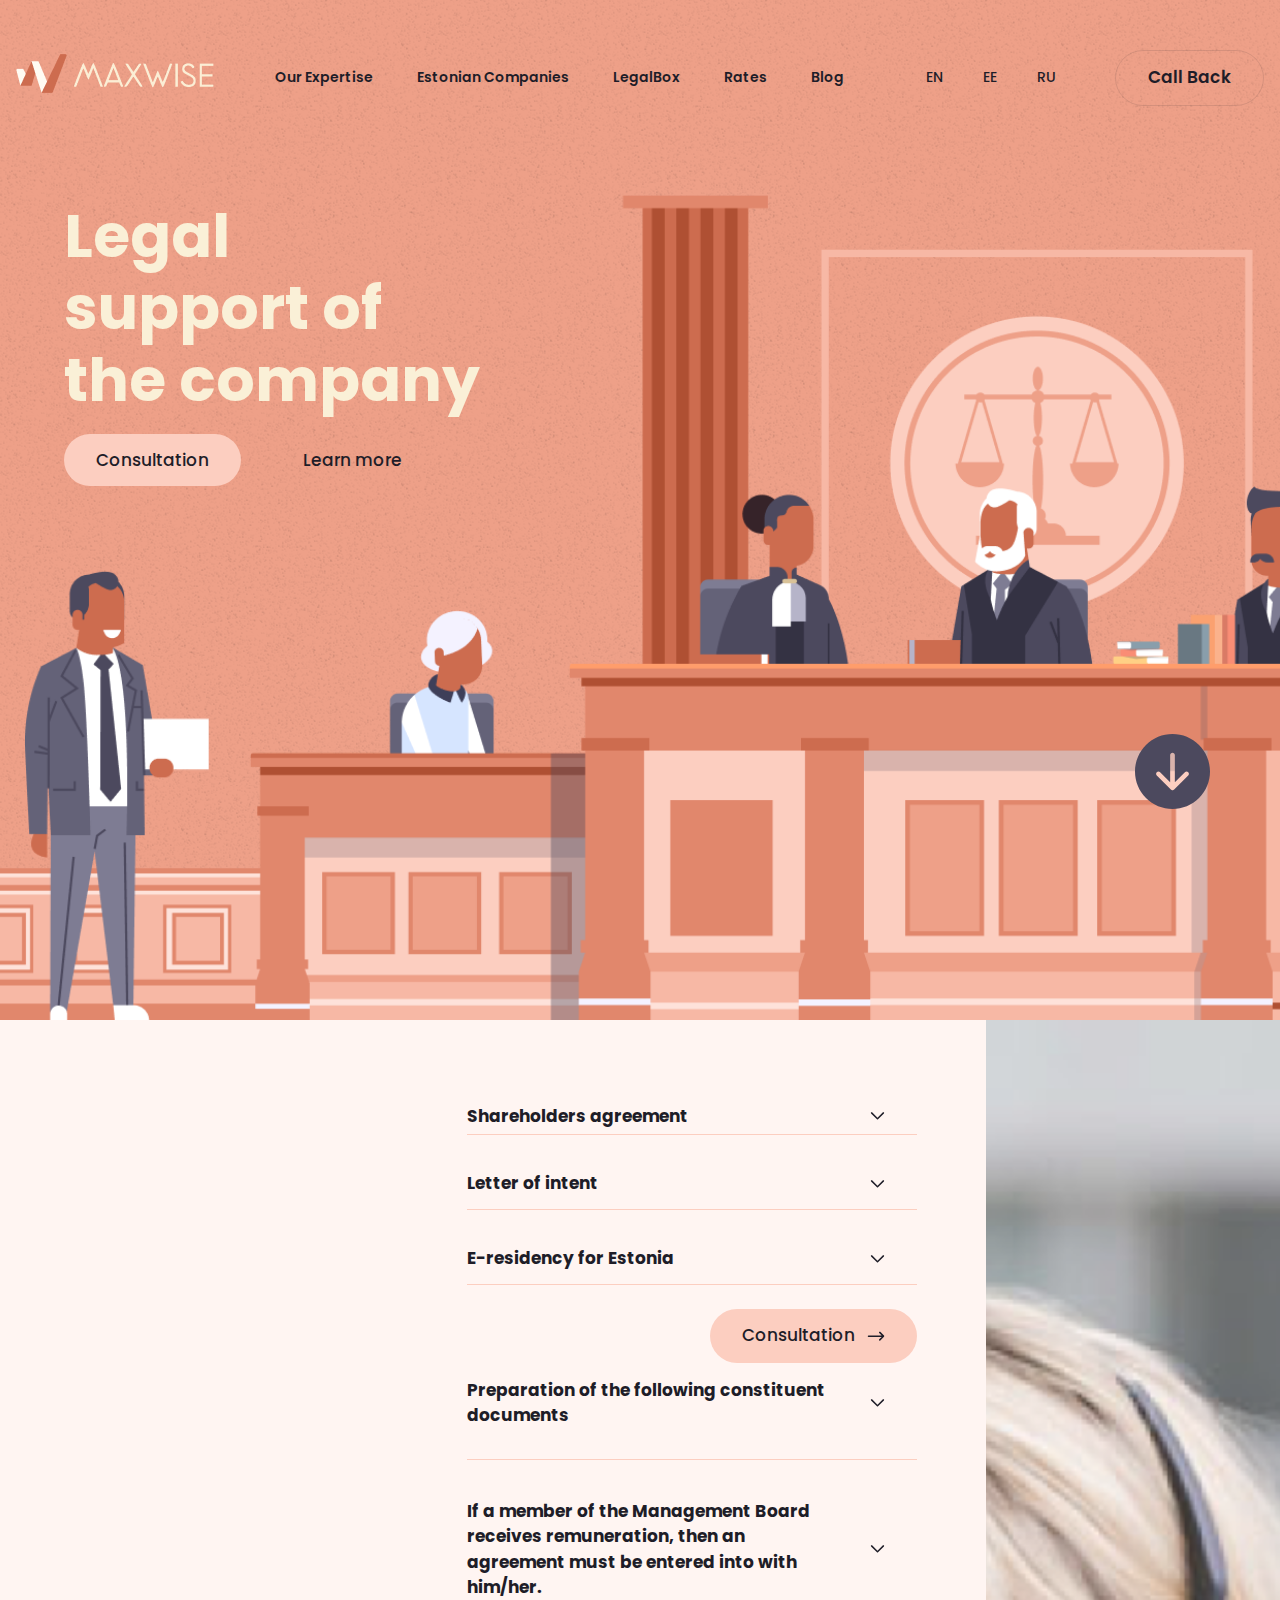
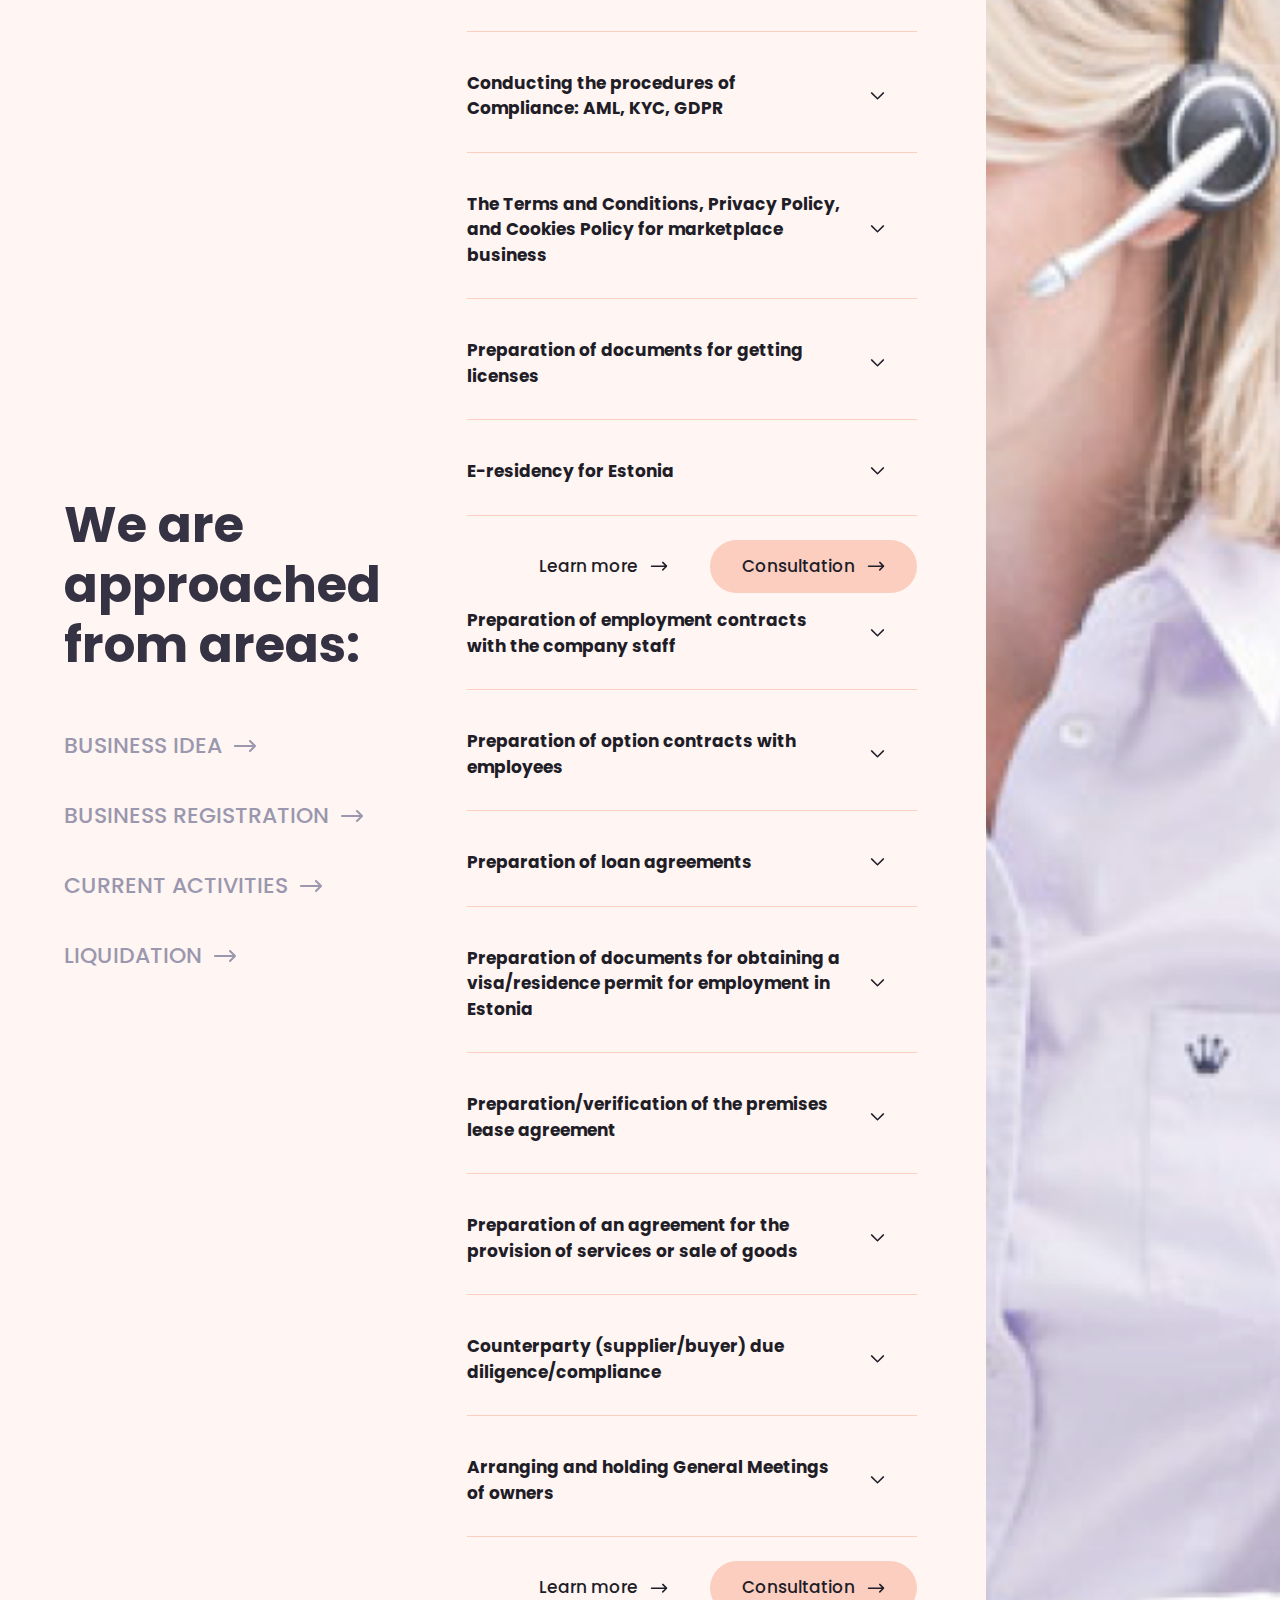
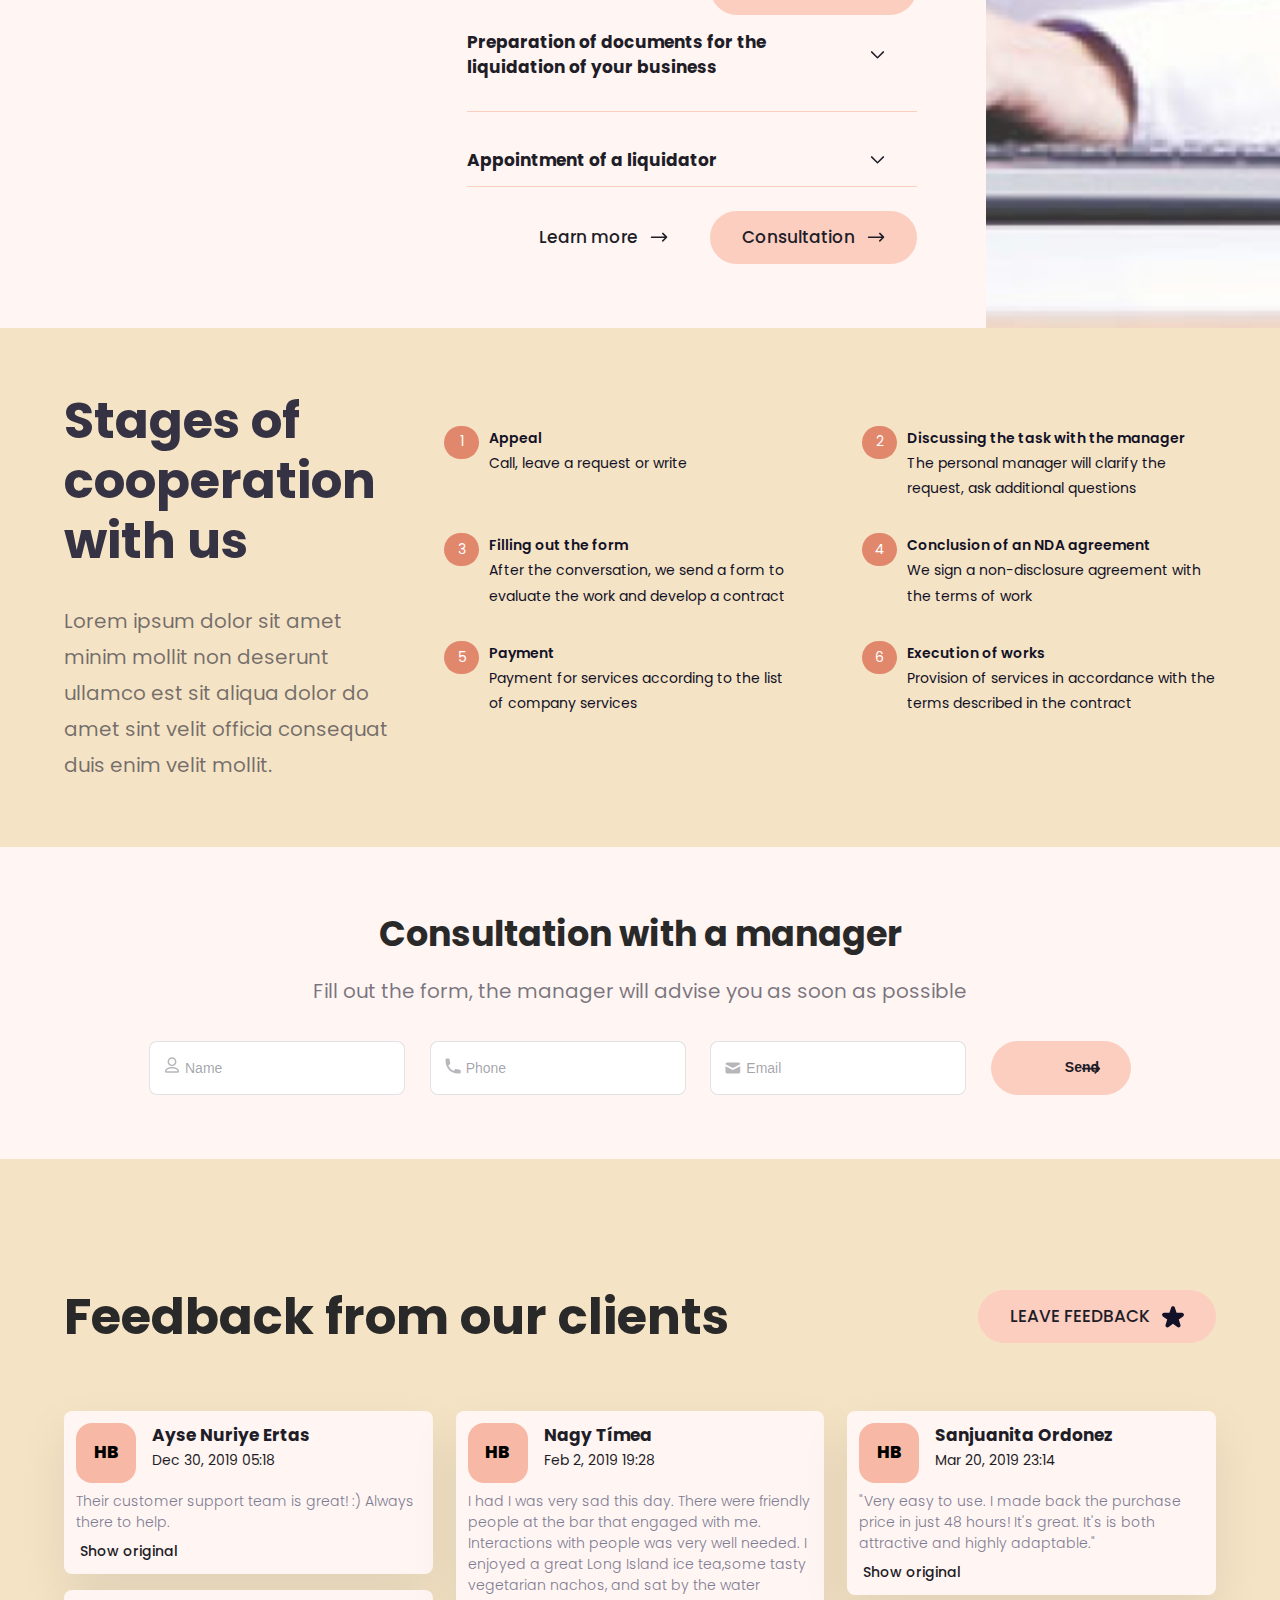
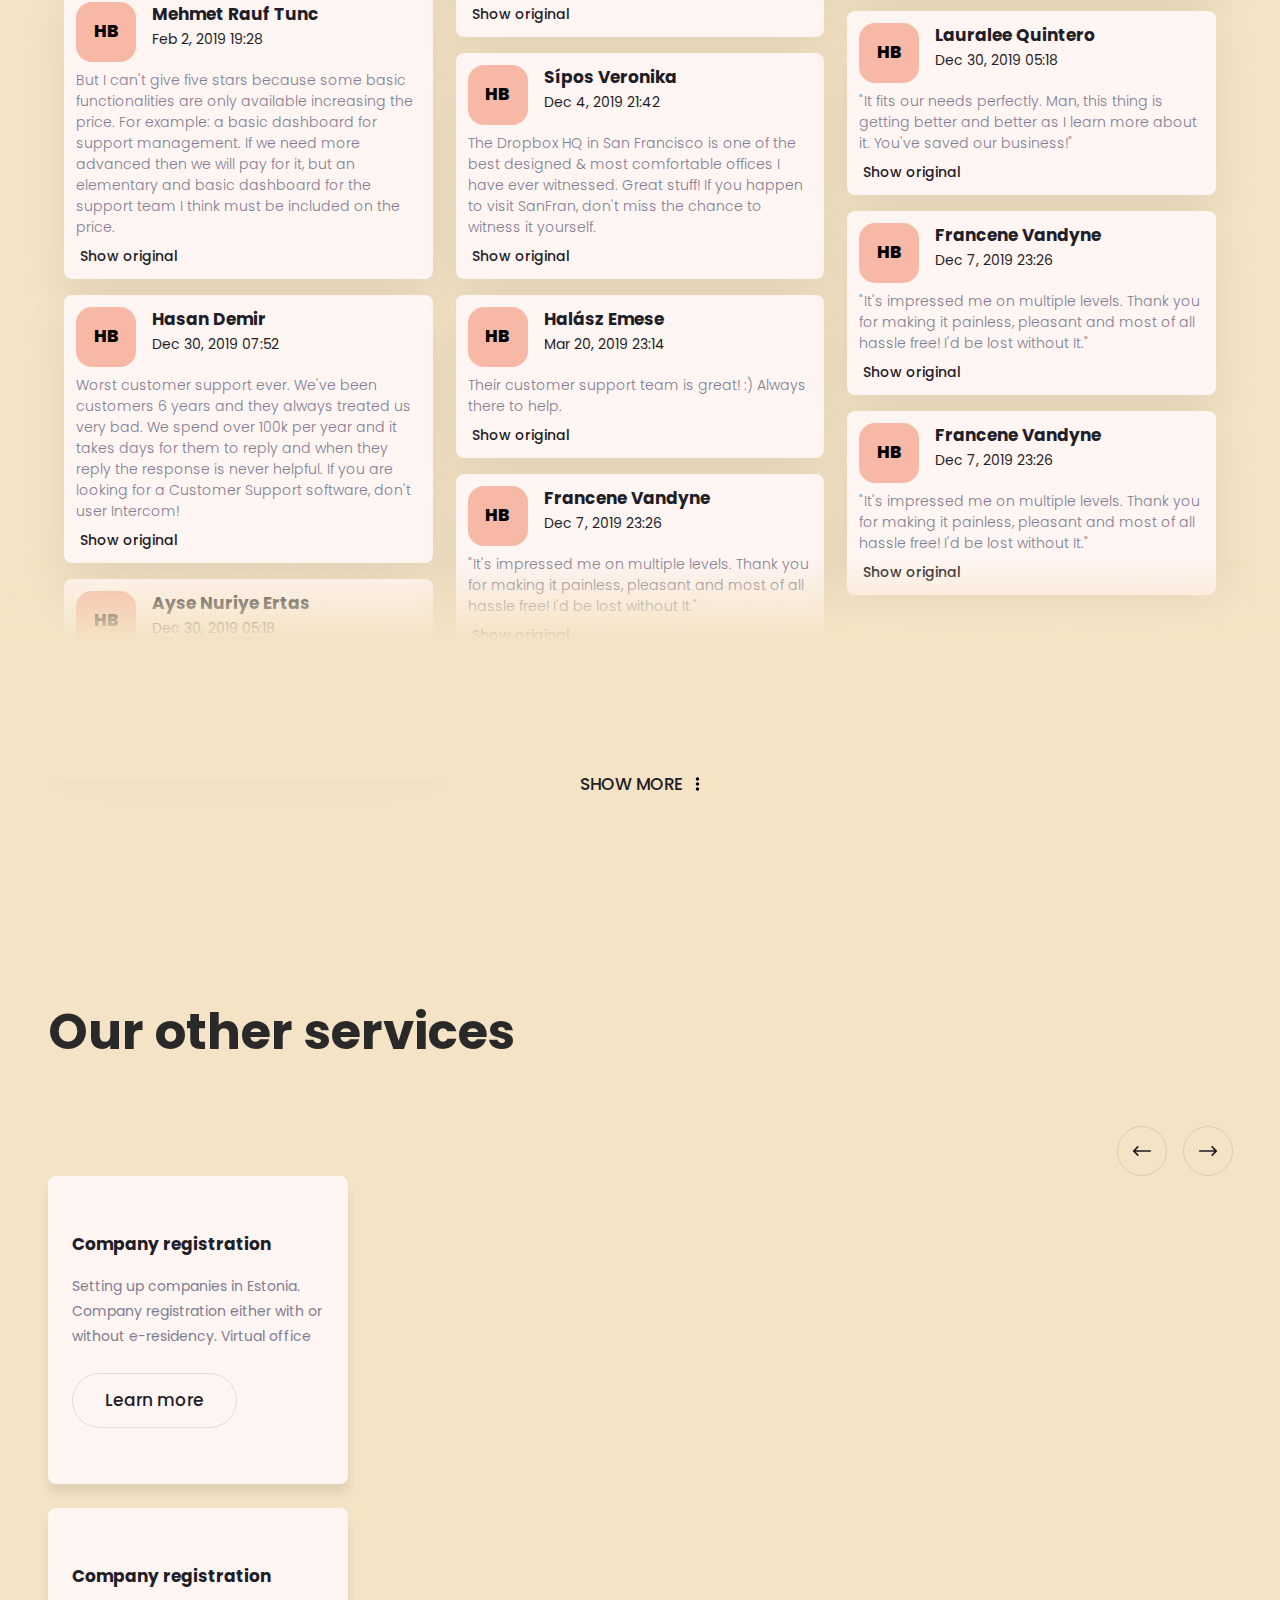
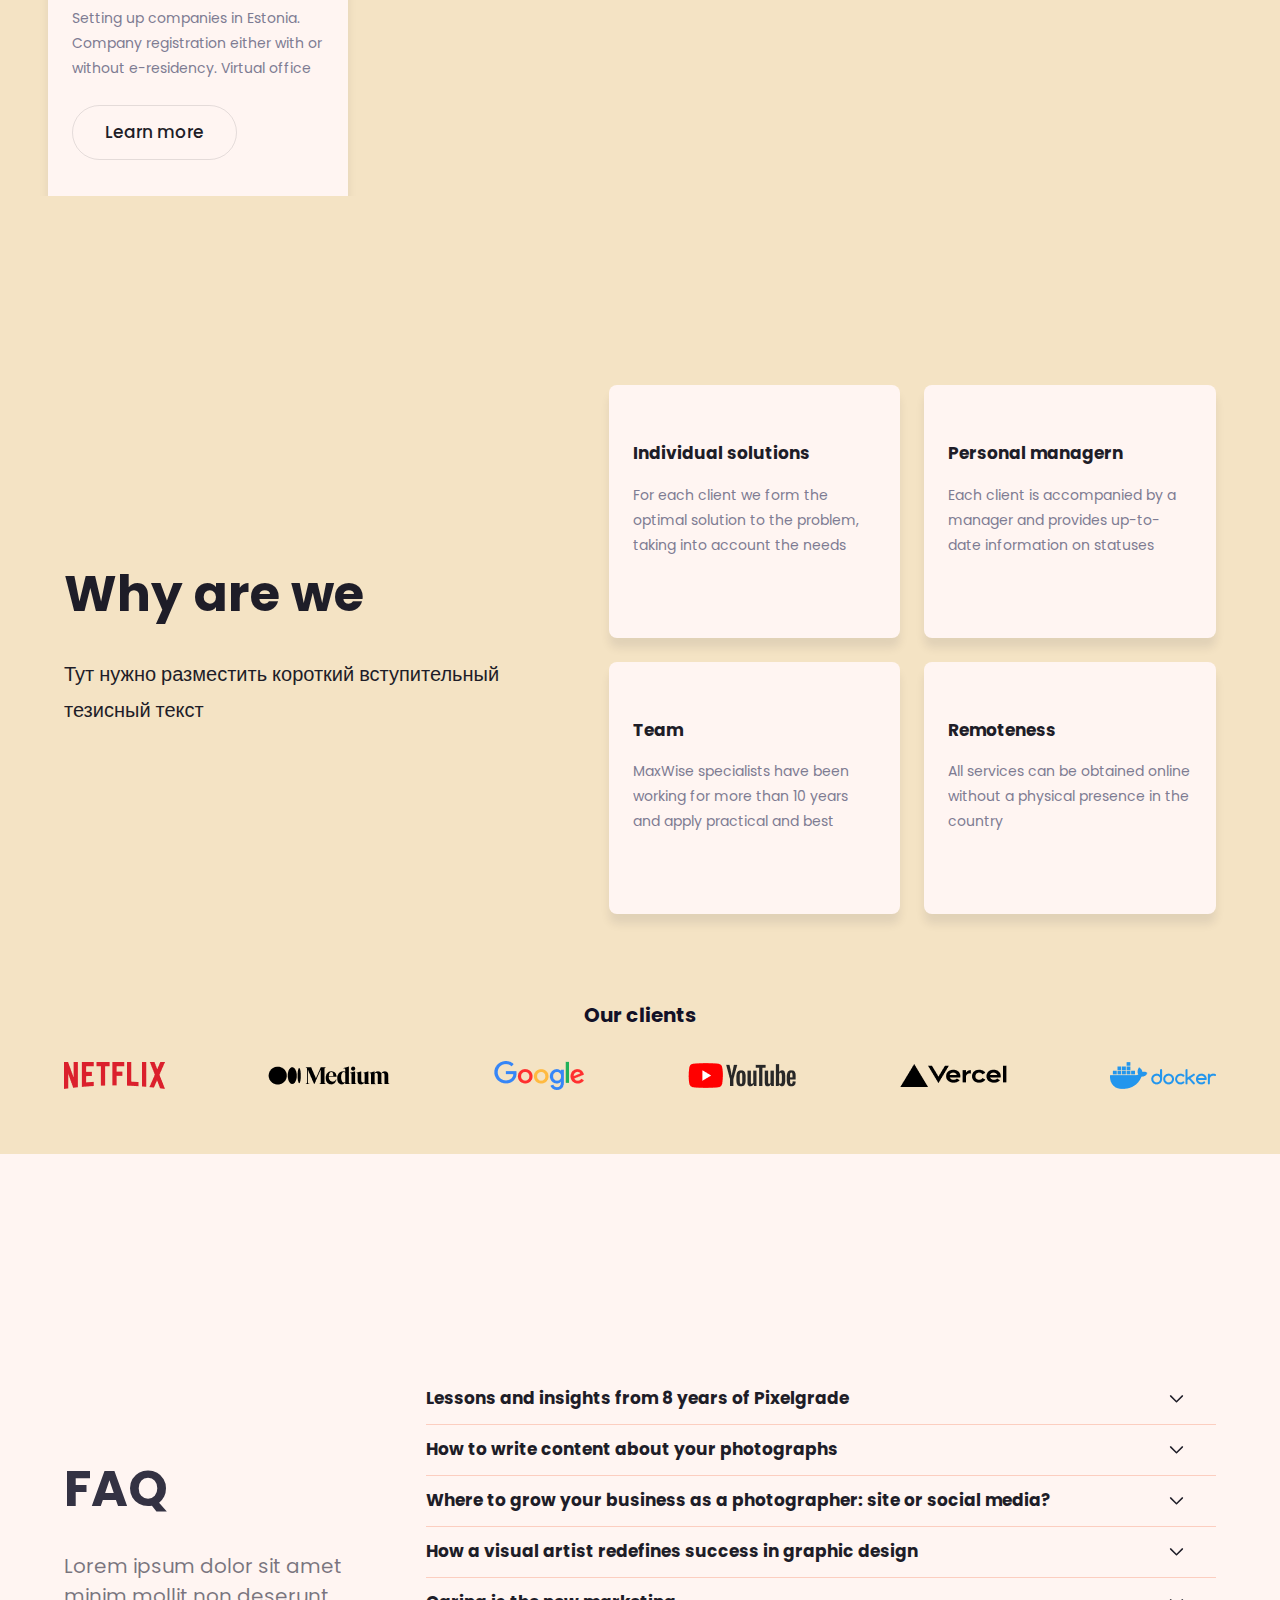
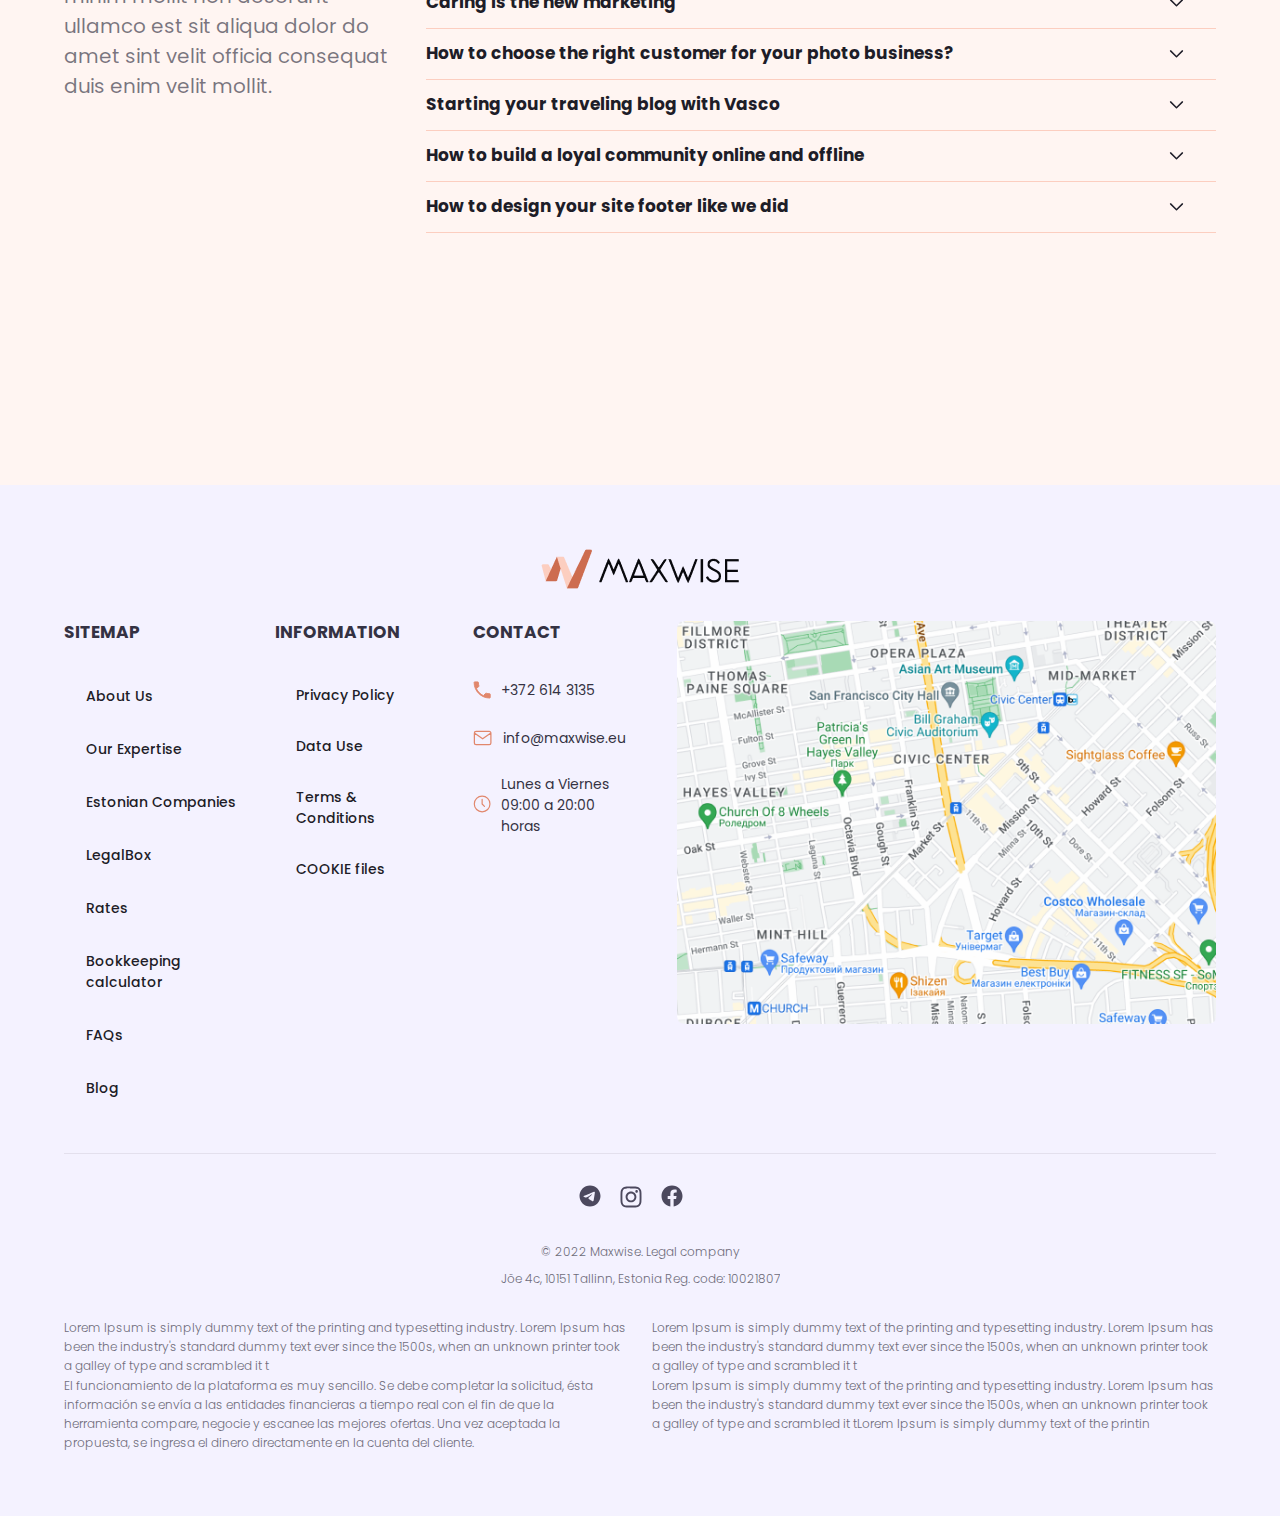
<file: support.html>
<!DOCTYPE html>
<html lang="en">
<head>
    <meta charset="UTF-8">
    <meta http-equiv="X-UA-Compatible" content="IE=edge">
    <meta name="viewport" content="width=device-width, initial-scale=1.0">
    <link href="https://fonts.googleapis.com/css2?family=Poppins:wght@300;400;500;700;800&display=swap" rel="stylesheet">
    <link rel="stylesheet" href="style/slick.css">
    <link rel="stylesheet" href="style/reset.css">
    <link rel="stylesheet" href="style/style.css">
    <title>Maxwise</title>
</head>
<body>
    <div class="fullpage">
        <button>
             <img src="img/fulpageArrow.svg" alt="">
        </button>
    </div>

    <header>
        <div class="wrapper">
            <a href="#" class="logoHeader">
                <img src="img/logoHeader.png" alt="Maxwise">
            </a>
            <ul>
                <li>
                    <a href="#">Our Expertise</a>
                </li>
                <li>
                    <a href="#">Estonian Companies</a>
                </li>
                <li>
                    <a href="#">LegalBox</a>
                </li>
                <li>
                    <a href="#">Rates</a>
                </li>
                <li>
                    <a href="#">Blog</a>
                </li>
            </ul>
            <div class="toggle">
                <button>EN</button>
                <button>EE</button>
                <button>RU</button>
            </div>
            <a href="#" class="headerCall">
                Call Back
            </a>
            <div class="burger">
                <img src="img/burger.svg" alt="">
            </div>
        </div>
    </header>
    <!--Header-->

    <div class="bunner">
        <div class="wrapper">
            <div class="bunnerLeft suportbunnerLeft">
                    <h1>
                        Legal <br> support of <br> the company
                    </h1>
                   <div class="bunnerLeftContainerBtn">
                        <a href="#" class="bunnerLeftConsultation">Consultation</a>
                        <a href="#" class="bunnerLeftBtn">Learn more</a>
                   </div>
            </div>
            <div class="bunnerImg bunnerImgSupport">
                <img src="img/suportBanner.png" alt="">
            </div>
            <div class="bunnerRight bunnerRightSupport">
                <img src="img/suportBannerMobile.png" alt="">
            </div>
        </div>
    </div>
    <!--Bunner-->

    <nav class="navbar">
        <div class="navbarWrapper">
        <div class="navTop">
                <a href="#">
                    <img src="img/logoBurger.png" alt="">
                </a>
                <a href="#" class="burger-open">
                    <img src="img/close.png" alt="">
                </a>
        </div>
        <div class="navbarToggle">
                <button>EN</button>
                <button>EE</button>
                <button>RU</button>
        </div>
        <ul class="navbarNav">
                <li>
                    <a href="#">Our Expertise</a>
                    <img src="img/btnArrow.svg" alt="">
                </li>
                <li>
                    <a href="#">Estonian Companies</a>
                    <img src="img/btnArrow.svg" alt="">
                </li>
                <li>
                    <a href="#">LegalBox</a>
                    <img src="img/btnArrow.svg" alt="">
                </li>
                <li>
                    <a href="#">Rates</a>
                    <img src="img/btnArrow.svg" alt="">
                </li>
                <li>
                    <a href="#">Blog</a>
                    <img src="img/btnArrow.svg" alt="">
                </li>
        </ul>
        <button class="CallBack">Call Back</button>
        <div class="navbarNavFlex">
                <ul class="navbarNavFlexLeft">
                    <p>SITEMAP</p>
                    <li>
                        <a href="#">About Us</a>
                    </li>
                    <li>
                        <a href="#">Our Expertise</a>
                    </li>
                    <li>
                        <a href="#">Estonian
                            Companies</a>
                    </li>
                    <li>
                        <a href="#">LegalBox</a>
                    </li>
                    <li>
                        <a href="#">Rates</a>
                    </li>
                    <li>
                        <a href="#">Bookkeeping
                            calculator</a>
                    </li>
                    <li>
                        <a href="#">FAQs</a>
                    </li>
                    <li>
                        <a href="#">Blog</a>
                    </li>
                </ul>
                <ul class="navbarNavFlexRight">
                    <p>INFORMATION</p>
                    <li>
                        <a href="#">Privacy Policy</a>
                    </li>
                    <li>
                        <a href="#">Data Use</a>
                    </li>
                    <li>
                        <a href="#">Terms & 
                            Conditions</a>
                    </li>
                    <li>
                        <a href="#">COOKIE files</a>
                    </li>
                </ul>
        </div>
        <div class="footerContact">
            <h3>Contact</h3>
            <ul>
                <li class="footerContactPhone">
                    <a href="tel:+3726143135">+372 614 3135</a>
                </li>
                <li class="footerContactMail">
                    <a href="mail:info@maxwise.eu">info@maxwise.eu</a>
                </li>
                <li class="footerContactDate">
                    Lunes a Viernes <br>
                    09:00 a 20:00 horas
                </li>
            </ul>
        </div>
        <div class="footerBottomSocial">
                <ul>
                    <li>
                        <a href="#">
                            <svg width="22" height="22" viewBox="0 0 22 22" fill="none" xmlns="http://www.w3.org/2000/svg">
                                <path d="M21.5 10.9834C21.5 16.7824 16.799 21.4834 11 21.4834C5.20101 21.4834 0.5 16.7824 0.5 10.9834C0.5 5.18441 5.20101 0.483398 11 0.483398C16.799 0.483398 21.5 5.18441 21.5 10.9834ZM11.3763 8.23501C10.355 8.65979 8.31392 9.53899 5.25296 10.8726C4.75591 11.0703 4.49553 11.2636 4.47183 11.4527C4.43177 11.7722 4.83193 11.8981 5.37684 12.0694C5.45096 12.0927 5.52776 12.1169 5.6065 12.1425C6.14261 12.3167 6.86378 12.5206 7.23868 12.5287C7.57875 12.5361 7.95831 12.3959 8.37736 12.1081C11.2373 10.1776 12.7136 9.20178 12.8063 9.18074C12.8717 9.1659 12.9623 9.14724 13.0237 9.20181C13.0851 9.25638 13.0791 9.35972 13.0726 9.38745C13.0329 9.55644 11.4622 11.0168 10.6493 11.7725C10.3959 12.0081 10.2161 12.1752 10.1794 12.2134C10.0971 12.2989 10.0132 12.3797 9.93254 12.4575C9.43447 12.9376 9.06098 13.2977 9.95321 13.8856C10.382 14.1682 10.7251 14.4018 11.0674 14.6349C11.4412 14.8895 11.8141 15.1434 12.2965 15.4596C12.4194 15.5402 12.5367 15.6239 12.6511 15.7054C13.0861 16.0155 13.477 16.2942 13.9598 16.2497C14.2404 16.2239 14.5302 15.9601 14.6774 15.1732C15.0252 13.3137 15.709 9.28459 15.867 7.6243C15.8808 7.47884 15.8634 7.29267 15.8494 7.21095C15.8354 7.12923 15.8062 7.0128 15.7 6.9266C15.5742 6.82452 15.38 6.803 15.2931 6.80453C14.8982 6.81148 14.2923 7.02217 11.3763 8.23501Z" fill="#4C495E"/>
                            </svg>    
                        </a>
                    </li>
                    <li>
                        <a href="#">
                            <svg width="24" height="25" viewBox="0 0 24 25" fill="none" xmlns="http://www.w3.org/2000/svg">
                                <path d="M12.001 2.4834C9.14933 2.4834 8.79145 2.49587 7.67144 2.54684C6.55362 2.59802 5.79061 2.775 5.12298 3.03465C4.43237 3.30284 3.84656 3.6616 3.26292 4.24545C2.67886 4.82908 2.3201 5.4149 2.05104 6.10528C1.79072 6.77313 1.61353 7.53636 1.56322 8.65374C1.51313 9.77376 1.5 10.1319 1.5 12.9835C1.5 15.8352 1.51269 16.1919 1.56344 17.312C1.61485 18.4298 1.79182 19.1928 2.05126 19.8604C2.31966 20.551 2.67842 21.1368 3.26227 21.7205C3.84568 22.3045 4.4315 22.6642 5.12166 22.9324C5.78973 23.192 6.55296 23.369 7.67056 23.4202C8.79058 23.4711 9.14824 23.4836 11.9997 23.4836C14.8515 23.4836 15.2083 23.4711 16.3283 23.4202C17.4462 23.369 18.21 23.192 18.8781 22.9324C19.5685 22.6642 20.1534 22.3045 20.7369 21.7205C21.3209 21.1368 21.6797 20.551 21.9487 19.8606C22.2069 19.1928 22.3841 18.4296 22.4366 17.3122C22.4869 16.1922 22.5 15.8352 22.5 12.9835C22.5 10.1319 22.4869 9.77397 22.4366 8.65396C22.3841 7.53614 22.2069 6.77313 21.9487 6.1055C21.6797 5.4149 21.3209 4.82908 20.7369 4.24545C20.1528 3.66138 19.5687 3.30263 18.8775 3.03465C18.2081 2.775 17.4446 2.59802 16.3268 2.54684C15.2068 2.49587 14.8502 2.4834 11.9977 2.4834H12.001ZM11.059 4.37561C11.3386 4.37517 11.6505 4.37561 12.001 4.37561C14.8045 4.37561 15.1368 4.38567 16.2439 4.43598C17.2677 4.48279 17.8233 4.65386 18.1934 4.79758C18.6834 4.98789 19.0328 5.2154 19.4001 5.5829C19.7676 5.9504 19.9951 6.30041 20.1858 6.79041C20.3295 7.1601 20.5008 7.71573 20.5474 8.73949C20.5977 9.84638 20.6087 10.1789 20.6087 12.9811C20.6087 15.7833 20.5977 16.1158 20.5474 17.2227C20.5006 18.2465 20.3295 18.8021 20.1858 19.1718C19.9955 19.6618 19.7676 20.0107 19.4001 20.378C19.0326 20.7455 18.6836 20.973 18.1934 21.1633C17.8237 21.3077 17.2677 21.4783 16.2439 21.5251C15.137 21.5754 14.8045 21.5864 12.001 21.5864C9.19724 21.5864 8.86495 21.5754 7.75807 21.5251C6.73431 21.4779 6.17867 21.3068 5.80833 21.1631C5.31832 20.9728 4.96832 20.7453 4.60081 20.3778C4.23331 20.0103 4.00581 19.6611 3.81506 19.1709C3.67134 18.8012 3.50005 18.2456 3.45346 17.2218C3.40314 16.1149 3.39308 15.7824 3.39308 12.9785C3.39308 10.1745 3.40314 9.84376 3.45346 8.73687C3.50027 7.71311 3.67134 7.15748 3.81506 6.78735C4.00537 6.29734 4.23331 5.94734 4.60081 5.57984C4.96832 5.21233 5.31832 4.98483 5.80833 4.79408C6.17845 4.6497 6.73431 4.47908 7.75807 4.43204C8.7267 4.38829 9.10208 4.37517 11.059 4.37298V4.37561ZM17.6059 6.11906C16.9102 6.11906 16.3458 6.68279 16.3458 7.37864C16.3458 8.07427 16.9102 8.63865 17.6059 8.63865C18.3015 8.63865 18.8659 8.07427 18.8659 7.37864C18.8659 6.683 18.3015 6.11906 17.6059 6.11906ZM12.001 7.59126C9.02311 7.59126 6.60874 10.0056 6.60874 12.9835C6.60874 15.9614 9.02311 18.3747 12.001 18.3747C14.9789 18.3747 17.3924 15.9614 17.3924 12.9835C17.3924 10.0056 14.9789 7.59126 12.001 7.59126ZM12.001 9.48347C13.9339 9.48347 15.501 11.0504 15.501 12.9835C15.501 14.9164 13.9339 16.4835 12.001 16.4835C10.0679 16.4835 8.50095 14.9164 8.50095 12.9835C8.50095 11.0504 10.0679 9.48347 12.001 9.48347Z" fill="#4C495E"/>
                            </svg>    
                        </a>
                    </li>
                    <li>
                        <a href="#">
                            <svg width="22" height="22" viewBox="0 0 22 22" fill="none" xmlns="http://www.w3.org/2000/svg">
                                <path d="M21.5004 11.0476C21.5004 5.21313 16.7993 0.483398 11.0002 0.483398C5.2011 0.483398 0.5 5.21313 0.5 11.0476C0.5 16.3204 4.33977 20.6909 9.35955 21.4834V14.1013H6.69348V11.0476H9.35955V8.72015C9.35955 6.0725 10.9272 4.61003 13.3256 4.61003C14.4744 4.61003 15.6761 4.81636 15.6761 4.81636V7.41613H14.352C13.0476 7.41613 12.6409 8.23046 12.6409 9.0659V11.0476H15.553L15.0875 14.1013H12.6409V21.4834C17.6606 20.6909 21.5004 16.3204 21.5004 11.0476Z" fill="#4C495E"/>
                            </svg>    
                        </a>
                    </li>
                </ul>
        </div>
        </div>
    </nav>
    <!--Navigation-->


    <div class="fromAreas fromAreas2s">
        <div class="wrapper">
            <div class="fromAreasLeft">
                <h2>We are approached from areas:</h2>
                <ul class="tabs">
                    <li>
                        <a href="#tab1" class="supportTabsLink">BUSINESS IDEA 
                        </a>
                        <svg width="22" height="12" viewBox="0 0 22 12" fill="none" xmlns="http://www.w3.org/2000/svg">
                            <path d="M15.2929 10.2929C14.9024 10.6834 14.9024 11.3166 15.2929 11.7071C15.6834 12.0976 16.3166 12.0976 16.7071 11.7071L21.7071 6.70711C22.0976 6.31658 22.0976 5.68342 21.7071 5.29289L16.7071 0.292894C16.3166 -0.0976312 15.6834 -0.0976312 15.2929 0.292894C14.9024 0.683417 14.9024 1.31658 15.2929 1.70711L18.5858 5H1C0.447715 5 0 5.44772 0 6C0 6.55229 0.447715 7 1 7H18.5858L15.2929 10.2929Z" fill="#9A97AE"/>
                        </svg>    
                    </li>
                    <li>
                        <a href="#tab2" class="supportTabsLink">BUSINESS REGISTRATION</a>
                        <svg width="22" height="12" viewBox="0 0 22 12" fill="none" xmlns="http://www.w3.org/2000/svg">
                            <path d="M15.2929 10.2929C14.9024 10.6834 14.9024 11.3166 15.2929 11.7071C15.6834 12.0976 16.3166 12.0976 16.7071 11.7071L21.7071 6.70711C22.0976 6.31658 22.0976 5.68342 21.7071 5.29289L16.7071 0.292894C16.3166 -0.0976312 15.6834 -0.0976312 15.2929 0.292894C14.9024 0.683417 14.9024 1.31658 15.2929 1.70711L18.5858 5H1C0.447715 5 0 5.44772 0 6C0 6.55229 0.447715 7 1 7H18.5858L15.2929 10.2929Z" fill="#9A97AE"/>
                        </svg>     
                    </li>
                    <li>
                        <a href="#tab3" class="supportTabsLink">CURRENT ACTIVITIES</a>
                        <svg width="22" height="12" viewBox="0 0 22 12" fill="none" xmlns="http://www.w3.org/2000/svg">
                            <path d="M15.2929 10.2929C14.9024 10.6834 14.9024 11.3166 15.2929 11.7071C15.6834 12.0976 16.3166 12.0976 16.7071 11.7071L21.7071 6.70711C22.0976 6.31658 22.0976 5.68342 21.7071 5.29289L16.7071 0.292894C16.3166 -0.0976312 15.6834 -0.0976312 15.2929 0.292894C14.9024 0.683417 14.9024 1.31658 15.2929 1.70711L18.5858 5H1C0.447715 5 0 5.44772 0 6C0 6.55229 0.447715 7 1 7H18.5858L15.2929 10.2929Z" fill="#9A97AE"/>
                        </svg>     
                    </li>
                    <li>
                        <a href="#tab4" class="supportTabsLink">LIQUIDATION</a>
                        <svg width="22" height="12" viewBox="0 0 22 12" fill="none" xmlns="http://www.w3.org/2000/svg">
                            <path d="M15.2929 10.2929C14.9024 10.6834 14.9024 11.3166 15.2929 11.7071C15.6834 12.0976 16.3166 12.0976 16.7071 11.7071L21.7071 6.70711C22.0976 6.31658 22.0976 5.68342 21.7071 5.29289L16.7071 0.292894C16.3166 -0.0976312 15.6834 -0.0976312 15.2929 0.292894C14.9024 0.683417 14.9024 1.31658 15.2929 1.70711L18.5858 5H1C0.447715 5 0 5.44772 0 6C0 6.55229 0.447715 7 1 7H18.5858L15.2929 10.2929Z" fill="#9A97AE"/>
                        </svg>    
                    </li>
                </ul>
            </div>
            <div class="fromAreasRight fromAreasRightPositions">
                <div  id="tab1" class="fromAreasTabsContainer">
                    <div class="fromAreasScroll">
                    <div class="fromAreasTabsContainerLeft ">
                        <div class="faqRightAccardion">
                            <h3 class="heading fromAreasSuportTittle">Shareholders agreement</h3>
                            <div class="faqRightAccardionContent textRigth">
                                <p>An agreement between future shareholders establishing the business management and income distribution procedure.</p>
                                <button class="fromAreas0Btn">Learn more</button>
                            </div>
                        </div>
                        <div class="faqRightAccardion">
                            <h3 class="heading">Letter of intent</h3>
                            <div class="faqRightAccardionContent textRigth">
                                <p>An agreement establishing the business arrangement procedure.</p>
                                <button class="fromAreas0Btn">Learn more</button>
                            </div>
                        </div>
                        <div class="faqRightAccardion">
                            <h3 class="heading">E-residency for Estonia</h3>
                            <div class="faqRightAccardionContent textRigth">
                                <p>We assist you in getting the Estonian e-residency card</p>
                                <button class="fromAreas0Btn">Learn more</button>
                            </div>
                        </div>
                        <div class="fromAreasBtn">
                            <div class="fromAreasBtn">
                                <button class="fromAreas1Btn">Consultation</button>
                            </div>
                        </div>
                    </div>
                    <div class="fromAreasTabsContainerRight suportFromRight">
                        <img src="img/legalImg1.png" alt="" class="desctopImg">
                        <h3>FREELANCE</h3>
                        <img src="img/blogMibileImg1.png" alt="" class="blogMibileImg">
                    </div>
                    <svg class="closeSvgBlog closeSvgBlogPosition" width="26" height="26" viewBox="0 0 26 26" fill="none" xmlns="http://www.w3.org/2000/svg">
                        <path d="M25 1L1 25M1 1L25 25" stroke="black" stroke-width="2" stroke-linecap="round" stroke-linejoin="round"/>
                    </svg>
                </div>
                </div>
    
                <div  id="tab2" class="fromAreasTabsContainer">
                    <div class="fromAreasScroll">
                    <div class="fromAreasTabsContainerLeft fromAreasSuportLeft">
                        <div class="faqRightAccardion">
                            <h3 class="heading fromAreasSuportTittle">Preparation of the following constituent documents</h3>
                            <div class="faqRightAccardionContent textRigth">
                                <p>Charter of your company
                                    Minutes on the appointment of governing bodies
                                    These are the documents that are required to register your business.</p>
                                <button class="fromAreas0Btn">Learn more</button>
                            </div>
                        </div>
                        <div class="faqRightAccardion">
                            <h3 class="heading fromAreasSuportTittle">If a member of the Management Board receives remuneration, then an agreement must be entered into with him/her.</h3>
                            <div class="faqRightAccardionContent textRigth">
                                <p>To upgrade Dlex, you’ll need to upgrade your entire Workspace, which means all members in your Workspace. The top level of organization is Workspace.</p>
                                <button class="fromAreas0Btn">Learn more</button>
                            </div>
                        </div>
                        <div class="faqRightAccardion">
                            <h3 class="heading fromAreasSuportTittle">Conducting the procedures of Compliance: AML, KYC, GDPR</h3>
                            <div class="faqRightAccardionContent textRigth">
                                <p>These are the procedures required within Anti-Money Laundering, Know Your Clients, and Personal Data Protection.</p>
                                <button class="fromAreas0Btn">Learn more</button>   
                            </div>
                        </div>
                        <div class="faqRightAccardion">
                            <h3 class="heading fromAreasSuportTittle">The Terms and Conditions, Privacy Policy, and Cookies Policy for marketplace business</h3>
                            <div class="faqRightAccardionContent textRigth">
                                <p>To be able to trade or provide services via the Internet, a set of documents must be prepared for working with clients.</p>
                                <button class="fromAreas0Btn">Learn more</button>
                            </div>
                        </div>
                        <div class="faqRightAccardion">
                            <h3 class="heading fromAreasSuportTittle">Preparation of documents for getting licenses</h3>
                            <div class="faqRightAccardionContent textRigth">
                                <p>Preparation of documents for getting licenses from the Estonian Police and Border Guard Board for companies working with cryptocurrency.</p>
                                <button class="fromAreas0Btn">Learn more</button>
                            </div>
                        </div>
                        <div class="faqRightAccardion">
                            <h3 class="heading fromAreasSuportTittle">E-residency for Estonia</h3>
                            <div class="faqRightAccardionContent textRigth">
                                <p>We assist you in getting the Estonian e-residency card</p>
                                <button class="fromAreas0Btn">Learn more</button>
                            </div>
                        </div>
                        <div class="fromAreasBtn">
                            <div class="fromAreasBtn">
                                <button class="fromAreas0Btn">Learn more</button>
                                <button class="fromAreas1Btn">Consultation</button>
                            </div>
                        </div>
                    </div>
                    <div class="fromAreasTabsContainerRight suportFromRight">
                        <img src="img/legalImg2.png" alt="" class="desctopImg">
                        <h3>IT company</h3>
                        <img src="img/blogMibileImg2.png" alt="" class="blogMibileImg">
                    </div>
                    <svg class="closeSvgBlog closeSvgBlogPosition" width="26" height="26" viewBox="0 0 26 26" fill="none" xmlns="http://www.w3.org/2000/svg">
                        <path d="M25 1L1 25M1 1L25 25" stroke="black" stroke-width="2" stroke-linecap="round" stroke-linejoin="round"/>
                    </svg>
                </div>
                </div>
                
                <div  id="tab3" class="fromAreasTabsContainer">
                    <div class="fromAreasScroll">
                    <div class="fromAreasTabsContainerLeft fromAreasSuportLeft">
                        <div class="faqRightAccardion">
                            <h3 class="heading fromAreasSuportTittle">Preparation of employment contracts with the company staff</h3>
                            <div class="faqRightAccardionContent textRigth">
                                <p>Employment contracts must be entered into with employees, and each employment contract must be registered in the employment register.</p>
                                <button class="fromAreas0Btn">Learn more</button>
                            </div>
                        </div>
                        <div class="faqRightAccardion">
                            <h3 class="heading fromAreasSuportTittle">Preparation of option contracts with employees</h3>
                            <div class="faqRightAccardionContent textRigth">
                                <p>The employees can be motivated by entering into option contracts with them.</p>
                                <button class="fromAreas0Btn">Learn more</button>
                            </div>
                        </div>
                        <div class="faqRightAccardion">
                            <h3 class="heading fromAreasSuportTittle">Preparation of loan agreements</h3>
                            <div class="faqRightAccardionContent textRigth">
                                <p>These are the procedures required within Anti-Money Laundering, Know Your Clients, and Personal Data Protection.</p>
                                <button class="fromAreas0Btn">Learn more</button>   
                            </div>
                        </div>
                        <div class="faqRightAccardion">
                            <h3 class="heading fromAreasSuportTittle">Preparation of documents for obtaining a visa/residence permit for employment in Estonia</h3>
                            <div class="faqRightAccardionContent textRigth">
                                <p>To be able to trade or provide services via the Internet, a set of documents must be prepared for working with clients.</p>
                                <button class="fromAreas0Btn">Learn more</button>
                            </div>
                        </div>
                        <div class="faqRightAccardion">
                            <h3 class="heading fromAreasSuportTittle">Preparation/verification of the premises lease agreement</h3>
                            <div class="faqRightAccardionContent textRigth">
                                <p>Preparation of documents for getting licenses from the Estonian Police and Border Guard Board for companies working with cryptocurrency.</p>
                                <button class="fromAreas0Btn">Learn more</button>
                            </div>
                        </div>
                        <div class="faqRightAccardion">
                            <h3 class="heading fromAreasSuportTittle">Preparation of an agreement for the provision of services or sale of goods</h3>
                            <div class="faqRightAccardionContent textRigth">
                                <p>We assist you in getting the Estonian e-residency card</p>
                                <button class="fromAreas0Btn">Learn more</button>
                            </div>
                        </div>
                        <div class="faqRightAccardion">
                            <h3 class="heading fromAreasSuportTittle">Counterparty (supplier/buyer) due diligence/compliance</h3>
                            <div class="faqRightAccardionContent textRigth">
                                <p>Preparation of documents for getting licenses from the Estonian Police and Border Guard Board for companies working with cryptocurrency.</p>
                                <button class="fromAreas0Btn">Learn more</button>
                            </div>
                        </div>
                        <div class="faqRightAccardion">
                            <h3 class="heading fromAreasSuportTittle">Arranging and holding General Meetings of owners</h3>
                            <div class="faqRightAccardionContent textRigth">
                                <p>We assist you in getting the Estonian e-residency card</p>
                                <button class="fromAreas0Btn">Learn more</button>
                            </div>
                        </div>
                        <div class="fromAreasBtn">
                            <div class="fromAreasBtn">
                                <button class="fromAreas0Btn">Learn more</button>
                                <button class="fromAreas1Btn">Consultation</button>
                            </div>
                        </div>
                    </div>
                    <div class="fromAreasTabsContainerRight suportFromRight">
                        <img src="img/legalImg3.png" alt="" class="desctopImg">
                        <h3>TRADING</h3>
                        <img src="img/blogMibileImg3.png" alt="" class="blogMibileImg">
                    </div>
                    <svg class="closeSvgBlog closeSvgBlogPosition" width="26" height="26" viewBox="0 0 26 26" fill="none" xmlns="http://www.w3.org/2000/svg">
                        <path d="M25 1L1 25M1 1L25 25" stroke="black" stroke-width="2" stroke-linecap="round" stroke-linejoin="round"/>
                    </svg>
                </div>
                </div>
    
                <div  id="tab4" class="fromAreasTabsContainer">
                    <div class="fromAreasScroll">
                    <div class="fromAreasTabsContainerLeft fromAreasSuportLeft">
                        <div class="faqRightAccardion">
                            <h3 class="heading fromAreasSuportTittle">Preparation of documents for the liquidation of your business</h3>
                            <div class="faqRightAccardionContent textRigth">
                                <p>An agreement between future shareholders establishing the business management and income distribution procedure.</p>
                                <button class="fromAreas0Btn">Learn more</button>
                            </div>
                        </div>
                        <div class="faqRightAccardion">
                            <h3 class="heading">Appointment of a liquidator</h3>
                            <div class="faqRightAccardionContent textRigth">
                                <p>An agreement establishing the business arrangement procedure.</p>
                                <button class="fromAreas0Btn">Learn more</button>
                            </div>
                        </div>
                        <div class="fromAreasBtn">
                            <div class="fromAreasBtn">
                                <button class="fromAreas0Btn">Learn more</button>
                                <button class="fromAreas1Btn">Consultation</button>
                            </div>
                        </div>
                    </div>
                    <div class="fromAreasTabsContainerRight suportFromRight">
                        <img src="img/ImageFX4.png" alt="" class="desctopImg">
                        <h3>Online Services</h3>
                        <img src="img/blogMibileImg4.png" alt="" class="blogMibileImg">
                    </div>
                    <svg class="closeSvgBlog closeSvgBlogPosition" width="26" height="26" viewBox="0 0 26 26" fill="none" xmlns="http://www.w3.org/2000/svg">
                        <path d="M25 1L1 25M1 1L25 25" stroke="black" stroke-width="2" stroke-linecap="round" stroke-linejoin="round"/>
                    </svg>
                </div>
                </div>
            </div>
        </div>
       
    </div>
    <!--We are approached from areas:-->

    <div class="stages">
        <div class="wrapper">
            <div class="stagesLeft">
                <h2>Stages of cooperation with us</h2>
                <p>Lorem ipsum dolor sit amet minim mollit non deserunt ullamco est sit aliqua dolor do amet sint velit officia consequat duis enim velit mollit.</p>
            </div>
            <div class="stagesRight">
                <ul>
                    <li class="stagesRight1">
                        <strong>Appeal</strong>
                        Call, leave a request or write
                    </li>
                    <li class="stagesRight2">
                        <strong>Discussing the task with the manager</strong>
                        The personal manager will clarify the request, ask additional questions
                    </li>
                    <li class="stagesRight3">
                        <strong>Filling out the form</strong>
                        After the conversation, we send a form to evaluate the work and develop a contract
                    </li>
                    <li class="stagesRight4">
                        <strong>Conclusion of an NDA agreement</strong>
                        We sign a non-disclosure agreement with the terms of work
                    </li>
                    <li class="stagesRight5">
                        <strong>Payment</strong>
                        Payment for services according to the list of company services
                    </li>
                    <li class="stagesRight6">
                        <strong>Execution of works</strong>
                        Provision of services in accordance with the terms described in the contract
                    </li>
                </ul>
            </div>
        </div>
    </div>
    <!--Stages of cooperation with us-->

    <div class="supportForm">
        <div class="wrapper">
            <h2>Consultation with a manager</h2>
            <p>Fill out the form, the manager will advise you as soon as possible</p>
            <form action="">
                <div class="supportFormName">
                    <input type="text" name="" id="" placeholder="Name">
                </div>
                <div class="supportFormTel">
                    <input type="tel" name="" id="" placeholder="Phone">
                </div>
                <div class="supportFormEmail">
                    <input type="email" name="" id="" placeholder="Email">
                </div>
                <div class="supportFormSubmit">
                    <input type="submit" value="Send">
                </div>
            </form>
        </div>
    </div>
    <!--Forma-->

    <div class="feedback">
        <div class="wrapper">
            <div class="feedbackTop">
                <h2>Feedback from our clients</h2>
                <button>Leave feedback
                    <img src="img/star.svg" alt="">
                </button>
            </div>
            <div class="feedbackContent">
                <div class="feedbackContentSection">
                    <div class="feedbackContentSectionItem">
                        <div class="feedbackContentSectionItemTop">
                            <p class="hv">HB</p>
                            <div class="Names">
                                <p class="NamesName">Ayse Nuriye Ertas</p>
                                <p class="date">Dec 30, 2019 05:18</p>
                            </div>
                        </div>
                        <p class="feedbackContentText">Their customer support team is great! :) Always there to help.</p>
                        <a href="#" class="showOriginal">Show original</a>
                    </div>
                    <div class="feedbackContentSectionItem">
                        <div class="feedbackContentSectionItemTop">
                            <p class="hv">HB</p>
                            <div class="Names">
                                <p class="NamesName">Mehmet Rauf Tunc</p>
                                <p class="date">Feb 2, 2019 19:28</p>
                            </div>
                        </div>
                        <p class="feedbackContentText">But I can't give five stars because some basic functionalities are only available increasing the price. For example: a basic dashboard for support management. If we need more advanced then we will pay for it, but an elementary and basic dashboard for the support team I think must be included on the price.</p>
                        <a href="#" class="showOriginal">Show original</a>
                    </div>
                    <div class="feedbackContentSectionItem">
                        <div class="feedbackContentSectionItemTop">
                            <p class="hv">HB</p>
                            <div class="Names">
                                <p class="NamesName">Hasan Demir</p>
                                <p class="date">Dec 30, 2019 07:52</p>
                            </div>
                        </div>
                        <p class="feedbackContentText">Worst customer support ever. We've been customers 6 years and they always treated us very bad. We spend over 100k per year and it takes days for them to reply and when they reply the response is never helpful. If you are looking for a Customer Support software, don't user Intercom!</p>
                        <a href="#" class="showOriginal">Show original</a>
                    </div>
                      <div class="feedbackContentSectionItem">
                        <div class="feedbackContentSectionItemTop">
                            <p class="hv">HB</p>
                            <div class="Names">
                                <p class="NamesName">Ayse Nuriye Ertas</p>
                                <p class="date">Dec 30, 2019 05:18</p>
                            </div>
                        </div>
                        <p class="feedbackContentText">Their customer support team is great! :) Always there to help.</p>
                        <a href="#" class="showOriginal">Show original</a>
                    </div>
                </div>
                <div class="feedbackContentSection">
                    <div class="feedbackContentSectionItem">
                        <div class="feedbackContentSectionItemTop">
                            <p class="hv">HB</p>
                            <div class="Names">
                                <p class="NamesName">Nagy Tímea</p>
                                <p class="date">Feb 2, 2019 19:28</p>
                            </div>
                        </div>
                        <p class="feedbackContentText">I had I was very sad this day. There were friendly people at the bar that engaged with me. Interactions with people was very well needed. I enjoyed a great Long Island ice tea,some tasty vegetarian nachos, and sat by the water</p>
                        <a href="#" class="showOriginal">Show original</a>
                    </div>
                    <div class="feedbackContentSectionItem">
                        <div class="feedbackContentSectionItemTop">
                            <p class="hv">HB</p>
                            <div class="Names">
                                <p class="NamesName">Sípos Veronika</p>
                                <p class="date">Dec 4, 2019 21:42</p>
                            </div>
                        </div>
                        <p class="feedbackContentText">The Dropbox HQ in San Francisco is one of the best designed & most comfortable offices I have ever witnessed. Great stuff! If you happen to visit SanFran, don't miss the chance to witness it yourself. </p>
                        <a href="#" class="showOriginal">Show original</a>
                    </div>
                    <div class="feedbackContentSectionItem">
                        <div class="feedbackContentSectionItemTop">
                            <p class="hv">HB</p>
                            <div class="Names">
                                <p class="NamesName">Halász Emese</p>
                                <p class="date">Mar 20, 2019 23:14</p>
                            </div>
                        </div>
                        <p class="feedbackContentText">Their customer support team is great! :) Always there to help.</p>
                        <a href="#" class="showOriginal">Show original</a>
                    </div>
                    <div class="feedbackContentSectionItem">
                        <div class="feedbackContentSectionItemTop">
                            <p class="hv">HB</p>
                            <div class="Names">
                                <p class="NamesName">Francene Vandyne</p>
                                <p class="date">Dec 7, 2019 23:26</p>
                            </div>
                        </div>
                        <p class="feedbackContentText">"It's impressed me on multiple levels. Thank you for making it painless, pleasant and most of all hassle free! I'd be lost without It."</p>
                        <a href="#" class="showOriginal">Show original</a>
                    </div>
                </div>
                  <div class="feedbackContentSection">
                    <div class="feedbackContentSectionItem">
                        <div class="feedbackContentSectionItemTop">
                            <p class="hv">HB</p>
                            <div class="Names">
                                <p class="NamesName">Sanjuanita Ordonez</p>
                                <p class="date">Mar 20, 2019 23:14</p>
                            </div>
                        </div>
                        <p class="feedbackContentText">"Very easy to use. I made back the purchase price in just 48 hours! It's great. It's is both attractive and highly adaptable."</p>
                        <a href="#" class="showOriginal">Show original</a>
                    </div>
                    <div class="feedbackContentSectionItem">
                        <div class="feedbackContentSectionItemTop">
                            <p class="hv">HB</p>
                            <div class="Names">
                                <p class="NamesName">Lauralee Quintero</p>
                                <p class="date">Dec 30, 2019 05:18</p>
                            </div>
                        </div>
                        <p class="feedbackContentText">"It fits our needs perfectly. Man, this thing is getting better and better as I learn more about it. You've saved our business!"</p>
                        <a href="#" class="showOriginal">Show original</a>
                    </div>
                    <div class="feedbackContentSectionItem">
                        <div class="feedbackContentSectionItemTop">
                            <p class="hv">HB</p>
                            <div class="Names">
                                <p class="NamesName">Francene Vandyne</p>
                                <p class="date">Dec 7, 2019 23:26</p>
                            </div>
                        </div>
                        <p class="feedbackContentText">"It's impressed me on multiple levels. Thank you for making it painless, pleasant and most of all hassle free! I'd be lost without It."</p>
                        <a href="#" class="showOriginal">Show original</a>
                    </div>
                    <div class="feedbackContentSectionItem">
                        <div class="feedbackContentSectionItemTop">
                            <p class="hv">HB</p>
                            <div class="Names">
                                <p class="NamesName">Francene Vandyne</p>
                                <p class="date">Dec 7, 2019 23:26</p>
                            </div>
                        </div>
                        <p class="feedbackContentText">"It's impressed me on multiple levels. Thank you for making it painless, pleasant and most of all hassle free! I'd be lost without It."</p>
                        <a href="#" class="showOriginal">Show original</a>
                    </div>
                </div>
            </div>
            <button class="feedbackBtn">show more
                <img src="img/show.svg" alt="">
            </button>
        </div>
    </div>
    <!--Feedback from our clients-->

    <div class="services">
       <div class="servicesLeft">
            <h2>Our other services</h2>
            <div class="servicesSliderArrow">
                <div class="servicesSliderPrev">
                    <svg width="20" height="10" viewBox="0 0 20 10" fill="none" xmlns="http://www.w3.org/2000/svg">
                        <path d="M6.42292 1.42259C6.74835 1.09715 6.74835 0.569513 6.42292 0.244077C6.09748 -0.0813601 5.56984 -0.0813601 5.2444 0.244076L1.07774 4.41074C0.752301 4.73618 0.752301 5.26382 1.07774 5.58925L5.2444 9.75592C5.56984 10.0814 6.09748 10.0814 6.42291 9.75592C6.74835 9.43048 6.74835 8.90285 6.42291 8.57741L3.67884 5.83333L18.3337 5.83333C18.7939 5.83333 19.167 5.46024 19.167 5C19.167 4.53976 18.7939 4.16667 18.3337 4.16667L3.67884 4.16666L6.42292 1.42259Z" fill="#1E1D28"/>
                    </svg>    
                </div>
                <div class="servicesSliderNext">
                    <svg width="20" height="10" viewBox="0 0 20 10" fill="none" xmlns="http://www.w3.org/2000/svg">
                        <path d="M13.5771 8.57741C13.2516 8.90285 13.2516 9.43049 13.5771 9.75592C13.9025 10.0814 14.4302 10.0814 14.7556 9.75592L18.9223 5.58926C19.2477 5.26382 19.2477 4.73618 18.9223 4.41075L14.7556 0.244078C14.4302 -0.0813593 13.9025 -0.0813593 13.5771 0.244078C13.2516 0.569515 13.2516 1.09715 13.5771 1.42259L16.3212 4.16667H1.66634C1.2061 4.16667 0.833008 4.53976 0.833008 5C0.833008 5.46024 1.2061 5.83333 1.66634 5.83333H16.3212L13.5771 8.57741Z" fill="#1E1D28"/>
                    </svg>  
                </div>
            </div>
       </div>
        <div class="transformSectionRight servicesSliderContainer">
            <div class="servicesSlider">
                <div class="transformItem">
                    <h3>Company registration</h3>
                    <p>Setting up companies in Estonia.
                        Company registration either with or without e-residency.
                        Virtual office and Contract person in Estonia included.</p>
                        <button>Learn more</button>
                </div>
                <div class="transformItem">
                    <h3>Company registration</h3>
                    <p>Setting up companies in Estonia.
                        Company registration either with or without e-residency.
                        Virtual office and Contract person in Estonia included.</p>
                        <button>Learn more</button>
                </div>
                <div class="transformItem">
                    <h3>Legal support</h3>
                    <p>Documents preparation for the whole life cycle of companies.
                        Sell/buy, shareholder, service agreements.
                        General meetings management and preparation.</p>
                        <button>Learn more</button>
                </div>
                <div class="transformItem">
                    <h3>Accounting, Audit</h3>
                    <p>Bookkeeping services for Estonian companies.
                        VAT Return filling and submitting
                        TAX Return filing and submitting
                        Annual Financial Statement preparation.
                        Audit support.</p>
                        <button>Learn more</button>
                </div>
                <div class="transformItem">
                    <h3>Open bank account</h3>
                    <p>Opening accounts in banks and payment institutions.
                        Compliance documents preparation.
                        Filling out the KYC documents.
                        Verification and Identification preparation.</p>
                        <button>Learn more</button>
                </div>
                <div class="transformItem">
                    <h3>Tax assistant</h3>
                    <p>Issuing Tax legal opinion
                        Proceeding of VAT Compliance
                        Cross- border taxation rules appliance</p>
                        <button>Learn more</button>
                </div>
            </div>
        </div>
        <div class="servicesSliderDots"></div>
    </div>
    <!--Our other services-->

    <div class="transformSection areWe transformSectionSuppport">
        <div class="wrapper">
            <div class="transformSectionLeft">
                <h2>Why are we</h2>
                <p>Тут нужно разместить короткий вступительный тезисный текст</p>
            </div>
             <div class="transformSectionRigh">
                <div class="areWeContainer">
                    <div class="transformItem areWeContainerrr">
                        <h3>Individual solutions</h3>
                        <p>For each client we form the optimal solution to the problem, taking into account the needs</p>
                    </div>
                    <div class="transformItem areWeContainerrr">
                        <h3>Personal managern</h3>
                        <p>Each client is accompanied by a manager and provides up-to-date information on statuses</p>
                    </div>
                    <div class="transformItem areWeContainerrr">
                        <h3>Team</h3>
                        <p>MaxWise specialists have been working for more than 10 years and apply practical and best practices</p>
                    </div>
                    <div class="transformItem areWeContainerrr">
                        <h3>Remoteness</h3>
                        <p>All services can be obtained online without a physical presence in the country</p>
                    </div>
                </div>
            </div>
        </div>
    </div>
    <!--Why are we-->

    <div class="servicesClients">
       <div class="wrapper">
        <h3>Our clients</h3>
        <div class="aboutMaxwiseClientsImg">
            <div class="aboutMaxwiseClientsImgItem">
                <img src="img/netflix.png" alt="netflix">
            </div>
            <div class="aboutMaxwiseClientsImgItem">
                <img src="img/medium.png" alt="medium">
            </div>
            <div class="aboutMaxwiseClientsImgItem">
                <img src="img/google.png" alt="google">
            </div>
            <div class="aboutMaxwiseClientsImgItem">
                <img src="img/youtube.png" alt="youtube">
            </div>
            <div class="aboutMaxwiseClientsImgItem">
                <img src="img/vercel.png" alt="vercel">
            </div>
            <div class="aboutMaxwiseClientsImgItem">
                <img src="img/docker.png" alt="docker">
            </div>
        </div>
       </div>
    </div>
    <!--Our clients-->

    <div class="faq">
        <div class="wrapper">
            <div class="faqLeft">
                <h2>FAQ</h2>
                <p>Lorem ipsum dolor sit amet minim mollit non deserunt ullamco est sit aliqua dolor do amet sint velit officia consequat duis enim velit mollit.</p>
            </div>
            <div class="faqRight">
                <div class="faqRightAccardion">
                    <h3 class="heading">Lessons and insights from 8 years of Pixelgrade</h3>
                    <div class="faqRightAccardionContent">
                        <p>So yes, the alcohol (ethanol) in hand sanitizers can be absorbed through the skin, but no, it would not cause intoxication.</p>
                    </div>
                </div>
                <div class="faqRightAccardion">
                    <h3 class="heading">How to write content about your photographs</h3>
                    <div class="faqRightAccardionContent">
                        <p>Even factoring differences in body weight between children and adults into account, it would still not reach an intoxicating level in children. </p>
                    </div>
                </div>
                <div class="faqRightAccardion">
                    <h3 class="heading">Where to grow your business as a photographer: site or social media?</h3>
                    <div class="faqRightAccardionContent">
                        <p>I found a 2007 study on effects of hand sanitizers on blood alcohol level in adults. The 12 subjects applied 4 mL of hand sanitizer for 30 seconds per application, 20 applications over a 30 min period (total exposure time 10 min).</p>
                    </div>
                </div>
                <div class="faqRightAccardion">
                    <h3 class="heading">How a visual artist redefines success in graphic design</h3>
                    <div class="faqRightAccardionContent">
                        <p>The principal alcohol in Purell hand sanitizer (to take the most talked-about brand) is 70% ethanol (ethyl alcohol), with a smaller amount of isopropyl alcohol.</p>
                    </div>
                </div>
                <div class="faqRightAccardion">
                    <h3 class="heading">Caring is the new marketing</h3>
                    <div class="faqRightAccardionContent">
                        <p>However rare side effects observed among children can be metabolic acidosis, coma, respiratory depression, and hypoglycemia-</p>
                    </div>
                </div>
                <div class="faqRightAccardion">
                    <h3 class="heading">How to choose the right customer for your photo business?</h3>
                    <div class="faqRightAccardionContent">
                        <p>So yes, the alcohol (ethanol) in hand sanitizers can be absorbed through the skin, but no, it would not cause intoxication.</p>
                    </div>
                </div>
                <div class="faqRightAccardion">
                    <h3 class="heading">Starting your traveling blog with Vasco</h3>
                    <div class="faqRightAccardionContent">
                        <p>An interesting implication of the 2007 study concerns the use of hand sanitizers by observant Muslims. Alcohol is forbidden (haram) to Muslims. Since the alcohol in hand sanitizer is absorbed into the blood, does that make these hand sanitizers haram?</p>
                    </div>
                </div>
                <div class="faqRightAccardion">
                    <h3 class="heading">How to build a loyal community online and offline</h3>
                    <div class="faqRightAccardionContent">
                        <p>Twenty 30-second applications within half an hour is well in excess of almost anyone’s use of a sanitizer.</p>
                    </div>
                </div>
                <div class="faqRightAccardion">
                    <h3 class="heading">How to design your site footer like we did</h3>
                    <div class="faqRightAccardionContent">
                        <p>Alcohol based exposures through inadvertently consuming hand sanitizer, have been observed to produce more negative side effects for children than non-alcohol based.</p>
                    </div>
                </div>
            </div>
        </div>
    </div>
    <!--FAQ-->

    <footer class="footer">
        <div class="wrapper">
            <div class="footerLogo">
                <a href="#">
                    <img src="img/logo.png" alt="Maxwise">
                </a>
            </div>
            <div class="footerTop">
                <div class="footerSitemap">
                    <h3>Sitemap</h3>
                    <ul>
                        <li>
                            <a href="#">About Us</a>
                        </li>
                        <li>
                            <a href="#">Our Expertise</a>
                        </li>
                        <li>
                            <a href="#">Estonian Companies</a>
                        </li>
                        <li>
                            <a href="#">LegalBox</a>
                        </li>
                        <li>
                            <a href="#">Rates</a>
                        </li>
                        <li>
                            <a href="#">Bookkeeping calculator</a>
                        </li>
                        <li>
                            <a href="#">FAQs</a>
                        </li>
                        <li>
                            <a href="#">Blog</a>
                        </li>
                    </ul>
                </div>
                <div class="footerInformation">
                    <h3>Information</h3>
                    <ul>
                        <li>
                            <a href="#">Privacy Policy</a>
                        </li>
                        <li>
                            <a href="#">Data Use</a>
                        </li>
                        <li>
                            <a href="#">Terms & Conditions</a>
                        </li>
                        <li>
                            <a href="#">COOKIE files</a>
                        </li>
                    </ul>
                </div>
                <div class="footerContact">
                    <h3>Contact</h3>
                    <ul>
                        <li class="footerContactPhone">
                            <a href="tel:+3726143135">+372 614 3135</a>
                        </li>
                        <li class="footerContactMail">
                            <a href="mail:info@maxwise.eu">info@maxwise.eu</a>
                        </li>
                        <li class="footerContactDate">
                            Lunes a Viernes <br>
                            09:00 a 20:00 horas
                        </li>
                    </ul>
                </div>
                <div class="footerMap">
                    <img src="img/MapBox.png" alt="maps">
                </div>
            </div>
            <div class="footerBottom">
                <div class="footerBottomSocial">
                    <ul>
                        <li>
                            <a href="#">
                                <svg width="22" height="22" viewBox="0 0 22 22" fill="none" xmlns="http://www.w3.org/2000/svg">
                                    <path d="M21.5 10.9834C21.5 16.7824 16.799 21.4834 11 21.4834C5.20101 21.4834 0.5 16.7824 0.5 10.9834C0.5 5.18441 5.20101 0.483398 11 0.483398C16.799 0.483398 21.5 5.18441 21.5 10.9834ZM11.3763 8.23501C10.355 8.65979 8.31392 9.53899 5.25296 10.8726C4.75591 11.0703 4.49553 11.2636 4.47183 11.4527C4.43177 11.7722 4.83193 11.8981 5.37684 12.0694C5.45096 12.0927 5.52776 12.1169 5.6065 12.1425C6.14261 12.3167 6.86378 12.5206 7.23868 12.5287C7.57875 12.5361 7.95831 12.3959 8.37736 12.1081C11.2373 10.1776 12.7136 9.20178 12.8063 9.18074C12.8717 9.1659 12.9623 9.14724 13.0237 9.20181C13.0851 9.25638 13.0791 9.35972 13.0726 9.38745C13.0329 9.55644 11.4622 11.0168 10.6493 11.7725C10.3959 12.0081 10.2161 12.1752 10.1794 12.2134C10.0971 12.2989 10.0132 12.3797 9.93254 12.4575C9.43447 12.9376 9.06098 13.2977 9.95321 13.8856C10.382 14.1682 10.7251 14.4018 11.0674 14.6349C11.4412 14.8895 11.8141 15.1434 12.2965 15.4596C12.4194 15.5402 12.5367 15.6239 12.6511 15.7054C13.0861 16.0155 13.477 16.2942 13.9598 16.2497C14.2404 16.2239 14.5302 15.9601 14.6774 15.1732C15.0252 13.3137 15.709 9.28459 15.867 7.6243C15.8808 7.47884 15.8634 7.29267 15.8494 7.21095C15.8354 7.12923 15.8062 7.0128 15.7 6.9266C15.5742 6.82452 15.38 6.803 15.2931 6.80453C14.8982 6.81148 14.2923 7.02217 11.3763 8.23501Z" fill="#4C495E"/>
                                </svg>    
                            </a>
                        </li>
                        <li>
                            <a href="#">
                                <svg width="24" height="25" viewBox="0 0 24 25" fill="none" xmlns="http://www.w3.org/2000/svg">
                                    <path d="M12.001 2.4834C9.14933 2.4834 8.79145 2.49587 7.67144 2.54684C6.55362 2.59802 5.79061 2.775 5.12298 3.03465C4.43237 3.30284 3.84656 3.6616 3.26292 4.24545C2.67886 4.82908 2.3201 5.4149 2.05104 6.10528C1.79072 6.77313 1.61353 7.53636 1.56322 8.65374C1.51313 9.77376 1.5 10.1319 1.5 12.9835C1.5 15.8352 1.51269 16.1919 1.56344 17.312C1.61485 18.4298 1.79182 19.1928 2.05126 19.8604C2.31966 20.551 2.67842 21.1368 3.26227 21.7205C3.84568 22.3045 4.4315 22.6642 5.12166 22.9324C5.78973 23.192 6.55296 23.369 7.67056 23.4202C8.79058 23.4711 9.14824 23.4836 11.9997 23.4836C14.8515 23.4836 15.2083 23.4711 16.3283 23.4202C17.4462 23.369 18.21 23.192 18.8781 22.9324C19.5685 22.6642 20.1534 22.3045 20.7369 21.7205C21.3209 21.1368 21.6797 20.551 21.9487 19.8606C22.2069 19.1928 22.3841 18.4296 22.4366 17.3122C22.4869 16.1922 22.5 15.8352 22.5 12.9835C22.5 10.1319 22.4869 9.77397 22.4366 8.65396C22.3841 7.53614 22.2069 6.77313 21.9487 6.1055C21.6797 5.4149 21.3209 4.82908 20.7369 4.24545C20.1528 3.66138 19.5687 3.30263 18.8775 3.03465C18.2081 2.775 17.4446 2.59802 16.3268 2.54684C15.2068 2.49587 14.8502 2.4834 11.9977 2.4834H12.001ZM11.059 4.37561C11.3386 4.37517 11.6505 4.37561 12.001 4.37561C14.8045 4.37561 15.1368 4.38567 16.2439 4.43598C17.2677 4.48279 17.8233 4.65386 18.1934 4.79758C18.6834 4.98789 19.0328 5.2154 19.4001 5.5829C19.7676 5.9504 19.9951 6.30041 20.1858 6.79041C20.3295 7.1601 20.5008 7.71573 20.5474 8.73949C20.5977 9.84638 20.6087 10.1789 20.6087 12.9811C20.6087 15.7833 20.5977 16.1158 20.5474 17.2227C20.5006 18.2465 20.3295 18.8021 20.1858 19.1718C19.9955 19.6618 19.7676 20.0107 19.4001 20.378C19.0326 20.7455 18.6836 20.973 18.1934 21.1633C17.8237 21.3077 17.2677 21.4783 16.2439 21.5251C15.137 21.5754 14.8045 21.5864 12.001 21.5864C9.19724 21.5864 8.86495 21.5754 7.75807 21.5251C6.73431 21.4779 6.17867 21.3068 5.80833 21.1631C5.31832 20.9728 4.96832 20.7453 4.60081 20.3778C4.23331 20.0103 4.00581 19.6611 3.81506 19.1709C3.67134 18.8012 3.50005 18.2456 3.45346 17.2218C3.40314 16.1149 3.39308 15.7824 3.39308 12.9785C3.39308 10.1745 3.40314 9.84376 3.45346 8.73687C3.50027 7.71311 3.67134 7.15748 3.81506 6.78735C4.00537 6.29734 4.23331 5.94734 4.60081 5.57984C4.96832 5.21233 5.31832 4.98483 5.80833 4.79408C6.17845 4.6497 6.73431 4.47908 7.75807 4.43204C8.7267 4.38829 9.10208 4.37517 11.059 4.37298V4.37561ZM17.6059 6.11906C16.9102 6.11906 16.3458 6.68279 16.3458 7.37864C16.3458 8.07427 16.9102 8.63865 17.6059 8.63865C18.3015 8.63865 18.8659 8.07427 18.8659 7.37864C18.8659 6.683 18.3015 6.11906 17.6059 6.11906ZM12.001 7.59126C9.02311 7.59126 6.60874 10.0056 6.60874 12.9835C6.60874 15.9614 9.02311 18.3747 12.001 18.3747C14.9789 18.3747 17.3924 15.9614 17.3924 12.9835C17.3924 10.0056 14.9789 7.59126 12.001 7.59126ZM12.001 9.48347C13.9339 9.48347 15.501 11.0504 15.501 12.9835C15.501 14.9164 13.9339 16.4835 12.001 16.4835C10.0679 16.4835 8.50095 14.9164 8.50095 12.9835C8.50095 11.0504 10.0679 9.48347 12.001 9.48347Z" fill="#4C495E"/>
                                </svg>    
                            </a>
                        </li>
                        <li>
                            <a href="#">
                                <svg width="22" height="22" viewBox="0 0 22 22" fill="none" xmlns="http://www.w3.org/2000/svg">
                                    <path d="M21.5004 11.0476C21.5004 5.21313 16.7993 0.483398 11.0002 0.483398C5.2011 0.483398 0.5 5.21313 0.5 11.0476C0.5 16.3204 4.33977 20.6909 9.35955 21.4834V14.1013H6.69348V11.0476H9.35955V8.72015C9.35955 6.0725 10.9272 4.61003 13.3256 4.61003C14.4744 4.61003 15.6761 4.81636 15.6761 4.81636V7.41613H14.352C13.0476 7.41613 12.6409 8.23046 12.6409 9.0659V11.0476H15.553L15.0875 14.1013H12.6409V21.4834C17.6606 20.6909 21.5004 16.3204 21.5004 11.0476Z" fill="#4C495E"/>
                                </svg>    
                            </a>
                        </li>
                    </ul>
                </div>
                <div class="copitryte">
                    <p> ©  2022 Maxwise. Legal company</p>
                    <p>Jõe 4c, 10151 Tallinn, Estonia Reg. code: 10021807</p>
                </div>
                <div class="footerContainerText">
                    <div class="footerContainerTextLeft">
                        <p>Lorem Ipsum is simply dummy text of the printing and typesetting industry. Lorem Ipsum has been the industry's standard dummy text ever since the 1500s, when an unknown printer took a galley of type and scrambled it t</p>
                        <p>El funcionamiento de la plataforma es muy sencillo. Se debe completar la solicitud, ésta información se envía a las entidades financieras a tiempo real con el fin de que la herramienta compare, negocie y escanee las mejores ofertas. Una vez aceptada la propuesta, se ingresa el dinero directamente en la cuenta del cliente.</p> 
                    </div>
                    <div class="footerContainerTextRight">
                        <p>Lorem Ipsum is simply dummy text of the printing and typesetting industry. Lorem Ipsum has been the industry's standard dummy text ever since the 1500s, when an unknown printer took a galley of type and scrambled it t</p>
                        <p>Lorem Ipsum is simply dummy text of the printing and typesetting industry. Lorem Ipsum has been the industry's standard dummy text ever since the 1500s, when an unknown printer took a galley of type and scrambled it tLorem Ipsum is simply dummy text of the printin</p> 
                    </div>
                </div>
            </div>
        </div>
    </footer>
    <!--Footer-->
    <script src="https://code.jquery.com/jquery-3.6.1.min.js" integrity="sha256-o88AwQnZB+VDvE9tvIXrMQaPlFFSUTR+nldQm1LuPXQ=" crossorigin="anonymous"></script>
    <script src="script/slick.js"></script>
    <script src="script/transformSlider.js"></script>
    <script src="script/tabs.js"></script>
    <script src="script/burger.js"></script>
    <script src="script/blogSlider.js"></script>
    <script src="script/services.js"></script>
    <script src="script/accardion.js"></script>
    <script src="script/clientsSlider.js"></script>
</body>
</html>
</file>
<file: style/style.css>
body {
    font-family: 'Poppins', sans-serif;
    max-width: 100%;
    overflow-x: hidden;
}
.body {
    overflow: hidden;
}
button {
    font-family: 'Poppins', sans-serif;
} 
header .wrapper ul li a{
    transition: all 0.3s;  
    border: 2px solid transparent;
}
header .wrapper ul li a:hover {
    background: rgba(30, 29, 40, 0.04);
    border-radius: 32px;
    padding: 6px 20px;
    transition: all 0.3s;
}
header .wrapper ul li a:active {
    background: rgba(30, 29, 40, 0.04);
    border: 2px solid rgba(30, 29, 40, 0.12);
    border-radius: 32px;
}
.aboutMaxwiseClientsImgItem {
    display: flex !important;
    align-items: center;
    justify-content: center;
}
.aboutMaxwiseClientsImgItem img{
    margin: 0 auto !important;
}
.logoHeader {
    margin-top: -13px !important;
}
a {
    outline: none !important;
}
.fullpage {
   position: fixed;
   bottom: 10%;
   right: 5%;
   z-index: 50; 
   background: transparent;
}
.fullpage button {
    background: transparent;
    border: none;
}
.wrapper {
    max-width: 100%;
    padding: 0 128px;
    box-sizing: border-box;
    margin: 0 auto;
    display: flex;
    align-items: center;
    justify-content: space-between;
}
.showContainer button:hover {
    background: #F7B8A5;
    transition: all 0.3s;
}
.showContainer button:active {
    background: #EEA088;
    transition: all 0.3s;
}
.bunnerLeftConsultation {
    padding: 14px 32px;
    background: #FCCEC0;
    border-radius: 64px;
    font-weight: 500;
    font-size: 17px;
    line-height: 150%;
    color: #1E1D28;
    margin-right: 25px;
    text-decoration: none;
}
.supportTabsLink {
    font-weight: 500;
    font-size: 22px !important;
    line-height: 140%;
    color: #9A97AE;
}
.bunnerLeftBtn:hover {
    background: rgba(30, 29, 40, 0.04);
    border: 1px solid rgba(30, 29, 40, 0.12);
    border-radius: 64px;
    transition: all 0.3s;
}
.bunnerLeftBtn {
    font-weight: 500;
    font-size: 17px;
    line-height: 150%;
    color: #1E1D28;
    text-decoration: none;
    padding: 14px 32px;
    border: 1px solid rgba(30, 29, 40, 0.12);
    border-radius: 64px;
    transition: all 0.3s;
    border: 1px solid transparent;
}
.burger {
    display: none;
}
.burger-menu {
    display: none;
}
.navbar {
    position: fixed;
    top: 0;
    height: auto;
    width: 100%;
    right: -100%;
    transform: translateX(300px);
    transition: 1s all;
    z-index: 120;
    background: #fff;
    box-sizing: border-box;
    display: none;
    justify-content: flex-end;
}
.navTop .burger {
    top: -5px;
    right: 20px;
}
.navbarWrapper {
    padding: 30px 16px;
    width: 290px;
    box-sizing: border-box;
    background: #fff;
    height: 100vh;
    overflow: scroll;
}
.navTop {
    position: relative;
    display: flex;
    align-items: center;
    justify-content: space-between;
    margin-bottom: 30px;
}
.navbarToggle {
    display: flex;
    align-items: center;
    justify-content: center;
}
.navbarToggle button {
    border: none;
    background: none;
    padding: 14px 32px;
    font-weight: 500;
    font-size: 17px;
    line-height: 150%;
    color: #1E1D28;
    margin-bottom: 32px;
}
.navbar.nav-open{
    animation: animation .5s linear;
    transform: translateX(0);
    right: 0;
    position: absolute;
    background: #000;
}
.navbarNav li {
    padding: 14px 32px 14px 0;
    text-align: right;
}
.burger {
    position: absolute;
    right: 35px;
    top: 10px;
}
.CallBack {
    font-weight: 500;
    font-size: 17px;
    line-height: 150%;
    color: #1E1D28;
    width: 100%;
    padding: 14px 16px;
    border: 1px solid rgba(30, 29, 40, 0.12);
    border-radius: 64px;
    margin-bottom: 32px;
    background: transparent;
}
.navbarNav li a {
    font-weight: 500;
    font-size: 17px;
    line-height: 150%;
    color: #1E1D28;
    margin-right: 12px;
    text-decoration: none;
}
.navbarNavFlex {
    display: flex;
    align-items: flex-start;
}
.header .wrapper {
    position: relative;
}
.navbarNavFlexLeft p{
    font-weight: 700;
    font-size: 17px;
    line-height: 150%;
    color: #343243;
    padding: 8px 0px;
}
.navbarNavFlexRight p{
    font-weight: 700;
    font-size: 17px;
    line-height: 150%;
    color: #343243;
    padding: 8px 0px;
}
.navbarNavFlexRight li {
    padding: 6px 4px;
}
.navbarNavFlexRight li a{
    font-weight: 500;
    font-size: 14px;
    line-height: 150%;
    color: #1E1D28;
    text-decoration: none;
}
.navbarNavFlexLeft li {
    padding: 6px 4px;
}
  .navbarNavFlexLeft li a{
    font-weight: 500;
    font-size: 14px;
    line-height: 150%;
    color: #1E1D28;
    text-decoration: none;
  }
  .navbar.nav-open .footerContact {
    display: flex;
    align-items: center;
    flex-direction: column;
  }
  .navbar.nav-open .footerBottomSocial ul {
    display: flex;
    justify-content: center;
    align-items: center;
  }
  .navbar.nav-open .footerBottomSocial ul li a {
    margin-right: 10px;
  }
  .navbarNavFlex {
    margin-bottom: 32px;
  }
   @keyframes animation {
      0% {
          transform: translateX(300px);
      }
      100% {
        transform: translateX(0);
      }
  }
.blogMibileImg {
    display: none;
}
.fromAreasTabsContainer svg {
    display: none;
}
.fromAreasTabsContainerRight > h3 {
    display: none;
}
.showContainer {
    width: 100%;
    height: 100%;
    background: rgba(0, 0, 0, 0.5);
    position: absolute;
    top: 0;
    right: 0;
    transition:all .6s;
    z-index: 100;
    display: none;
    padding-top: 10%;
    justify-content: flex-end;
    opacity: 0;
}
.showContainerAnimationOpacity {
    opacity: 1;
    display: flex;
}
.showContainerSection {
    transform: translateX(110%);
    padding:32px 16px 16px 32px;
    width: 355px;
    height: 335px;
    background: #CD6C4F;
    box-shadow: 0px 4px 30px #703A2C;
    border-radius: 24px;
    box-sizing: border-box;
}
.Just {
    font-weight: 700;
    font-size: 35px;
    line-height: 130%;
    color: #F4F2FF;
    margin-bottom: 24px;
}
.showContainerAnimation {
    animation: bear-animation 0.6s;
    transform: translateX(-5%);
  }
  
   @keyframes bear-animation {
      0% {
          transform: translateX(110%);
      }
      100% {
        transform: translateX(-5%);
      }
  }
.showContainerFull {
    font-weight: 400;
    font-size: 17px;
    line-height: 150%;
    color: #F4F2FF;
    margin-bottom: 24px;
}
.showContainer button {
    padding: 14px 32px;
    background: #FCCEC0;
    border-radius: 64px;
    font-weight: 500;
    font-size: 17px;
    line-height: 150%;
    color: #1E1D28;
    display: flex;
    align-items: center;
    border: none;
    transition: all 0.3s;
}
.showContainer button::after {
    content: "";
    background: url(../img/btnArrow.svg);
    background-size: contain;
    background-repeat: no-repeat;
    width: 18px;
    height: 10px;
    display: flex;
    align-items: center;
    margin-left: 13px;
}
.showContainer svg {
    margin-left: auto;
    display: block;
    cursor: pointer;
}
.showContainer strong {
    font-weight: 700;   
}
.fromAreas0Btn{
    border: 2px solid transparent !important;
}
.fromAreas0Btn:hover {
    padding: 6px 20px;
    background: rgba(30, 29, 40, 0.04);
    border-radius: 32px;
    cursor: pointer; 
    transition: all 0.3s;
}
.fromAreas0Btn:active {
    padding: 6px 20px;
    background: rgba(30, 29, 40, 0.04);
    border: 2px solid rgba(30, 29, 40, 0.12) !important;
    border-radius: 32px;
    cursor: pointer; 
    transition: all 0.3s;
}
header {
    position: absolute;
    top: 50px;
    left: 50%;
    transform: translateX(-50%);
    width: 100%;
    z-index: 100;
    overflow: hidden;
}
.logoHeader{
    font-weight: 700;
    font-size: 38px;
    line-height: 120%;
    color: #FFF5F2;
    text-decoration: none;
}
header .wrapper {
    max-width: 100%;
    width: 100%;
    margin: 0 auto;
    box-sizing: border-box;
}
.bunner {
    overflow: hidden;
}
.bunner .wrapper {
    max-width: 100%;
    width: 100%;
    box-sizing: border-box;
    padding: 0 !important; 
}
.bunnerImg {
    width: 2000px;
    overflow: hidden;
}
.bunnerImg img {
    max-width: 100%;
    overflow: hidden;
    min-height: 750px;
    height: 100%;
    object-fit: cover;
}
header .wrapper ul {
    display: flex;
    align-items: center;
}
header .wrapper ul li a {
    font-weight: 600;
    font-size: 14px;
    line-height: 150%;
    color: #1E1D28;
    padding: 6px 20px;
    text-decoration: none;
    margin-right: 16px;
}
header .wrapper > ul li a:nth-last-of-type(1) {
    margin-right: 0;
}
.toggle button {
    font-family: 'Poppins', sans-serif;
    font-weight: 500;
    font-size: 14px;
    line-height: 150%;
    color: #1E1D28;
    padding: 6px 20px;
    background: transparent;
    border: none;
}
.headerCall {
    padding: 14px 32px;
    border: 1px solid rgba(30, 29, 40, 0.12);
    border-radius: 64px;
    background: transparent;
    font-weight: 600;
    font-size: 17px;
    line-height: 150%;
    color: #1E1D28;
    text-decoration: none;
    transition: all 0.3s;
}
.headerCall:hover {
    transition: all 0.3s;
    background: rgba(30, 29, 40, 0.04);
    border: 1px solid rgba(30, 29, 40, 0.12);
    border-radius: 64px;
}
.headerCall:active {
    transition: all 0.3s;
    background: rgba(30, 29, 40, 0.04);
    border: 1px solid rgba(30, 29, 40, 0.12);
    border-radius: 64px;
}
.bunner .wrapper .bunnerLeft{
    display: flex;
    align-items: flex-start;
    flex-direction: column;
}
.bunner {
    padding-top: 195px;
}
h1 {
    font-weight: 700;
    font-size: 60px;
    line-height: 120%;
    color: #FAF0D7;
    margin-bottom: 32px;
}
.bunnerLeft h2 {
    font-weight: 400;
    font-size: 20px;
    line-height: 180%;
    color: #1E1D28;
    width: 22%;
    margin-bottom: 32px;
}
.bunner .wrapper .bunnerLeft > a {
    padding: 14px 32px;
    border: 1px solid rgba(30, 29, 40, 0.12);
    border-radius: 64px;
    font-weight: 500;
    font-size: 17px;
    line-height: 150%;
    color: #1E1D28;
    text-decoration: none
}
.bunner {
    background: url(../img/noise.png), #EEA088;
    background-size: auto;
    background-repeat: repeat;
    position: relative;
}
.bunnerRight {
    display: none;
}
.bunnerLeft {
    position: absolute;
    left: 128px;
    top: 200px;
}
.bunnerLeft::after {
    content: "";
    background: url(../img/btnArrow.svg);
    background-size: contain;
    background-repeat: no-repeat;
}
.transformSection {
    display: flex;
}
.transformSectionLeft {
    width: 35%;
}
.transformSectionLeft h2 {
    font-weight: 700;
    font-size: 50px;
    line-height: 120%;
    color: #1E1D28;
    width: 100%;
    margin-bottom: 32px;
}
.transformSectionLeft h3 {
    font-weight: 700;
    font-size: 35px;
    line-height: 130%;
    color: #1E1D28;
    margin-bottom: 32px;
}
.transformSectionLeft p {
    font-weight: 400;
    font-size: 20px;
    line-height: 180%;
    color: #1E1D28;
    margin-bottom: 32px;
}
.transformSectionLeft h4 {
    padding: 8px;
    background: #EAD5AF;
    font-weight: 700;
    font-size: 35px;
    line-height: 130%;
    box-sizing: border-box;
    color: #1E1D28;
}
.transformSection {
    background: #F4E3C4;
    padding: 167px 0 175px 0;
}
.transformItem {
    margin-bottom: 24px;
    padding: 56px 24px;
    background: #FFF5F2;
    box-shadow: 0px 10px 10px rgba(18, 17, 39, 0.08);
    border-radius: 8px;
    box-sizing: border-box;
}
.transformItem h3 {
    font-weight: 700;
    font-size: 17px;
    line-height: 150%;
    color: #1E1D28;
    margin-bottom: 16px;
    width: 100%;
    overflow: hidden;
    white-space: pre;
    text-overflow: ellipsis;
}
.transformItem p {
    font-weight: 400;
    font-size: 14px;
    line-height: 180%;
    color: #7E7C93;
    height: 75px;
    overflow: hidden;
    margin-bottom: 24px;
}
.transformItem button {
    padding: 14px 32px;
    border: 1px solid rgba(30, 29, 40, 0.12);
    border-radius: 64px;
    font-weight: 500;
    font-size: 17px;
    line-height: 150%;
    color: #1E1D28;
    background: transparent;
}

.transformSectionRight {
    width: 50%;
}
.transformSlider .slick-list {
    margin: 0 -12px;
}
.transformSlider .slick-list .slick-track .slick-slide{
    margin: 0 12px;
}
.transformSectionRight {
    position: relative;
}
.transformSliderPrev {
    position: absolute;
    top: 45%;
    transform: translateY(-45%);
    left: -70px;
    width: 48px;
    height: 48px;
    border: 1px solid rgba(30, 29, 40, 0.12);
    border-radius: 64px;
    display: flex;
    align-items: center;
    justify-content: center;
}
.transformSliderNext {
    position: absolute;
    top: 45%;
    transform: translateY(-45%);
    right: -70px;
    width: 48px;
    height: 48px;
    border: 1px solid rgba(30, 29, 40, 0.12);
    border-radius: 64px;
    display: flex;
    align-items: center;
    justify-content: center;
}
.aboutMaxwiseClientsImg img {
    max-width: 100%;
    object-fit: scale-down;
}
.transformSliderDots .slick-dots {
    display: flex;
    align-items: center;
}
.transformSliderDots .slick-dots li {
    width: 175px;
    height: 6px;
    background: #FFFBF2;
}
.transformSliderDots .slick-dots li:nth-of-type(1) {
    border-radius: 100px 0 0 100px;
}
.transformSliderDots .slick-dots li:nth-last-of-type(1) {
    border-radius: 0 100px 100px 0;
}
.transformSliderDots .slick-dots li.slick-active {
    width: 175px;
    height: 6px;
    background: #CD6C4F;
    border-radius: 100px;
}
.transformSliderDots .slick-dots li button {
    display: none;
}
.transformSliderDots {
    display: flex;
    justify-content: center;
}

.servicesSliderDots .slick-dots {
    display: flex;
    align-items: center;
    max-width: 1185px;
    margin: 0 auto;
}
.servicesSliderDots .slick-dots li {
    width: 175px;
    height: 6px;
    background: #FFFBF2;
}
.servicesSliderDots .slick-dots li:nth-of-type(1) {
    border-radius: 100px 0 0 100px;
}
.servicesSliderDots .slick-dots li:nth-last-of-type(1) {
    border-radius: 0 100px 100px 0;
}
.servicesSliderDots .slick-dots li.slick-active {
    width: 175px;
    height: 6px;
    background: #CD6C4F;
    border-radius: 100px;
}
.servicesSliderDots .slick-dots li button {
    display: none;
}
.servicesSliderDots {
    display: flex;
    justify-content: center;
}
.blogSliderDots .slick-dots {
    display: flex;
    align-items: center;
    margin-top: 32px;
}
.blogSliderDots .slick-dots li {
    width: 50px;
    height: 6px;
    background: #FFFBF2;
    border-radius: 100px;
}
.blogSliderDots .slick-dots li.slick-active {
    width: 50px;
    height: 6px;
    background: #CD6C4F;
    border-radius: 100px;
}
.blogSliderDots .slick-dots li button {
    display: none;
}
.blogSliderDots {
    display: flex;
    width: 100%;
    justify-content: center;
}
.blogSliderArrow {
    width: 100%;
}
.otherArticlesSliderDots .slick-dots {
    display: flex;
    align-items: center;
    max-width: 1185px;
    margin: 0 auto;
}
.otherArticlesSliderDots .slick-dots li {
    width: 175px;
    height: 6px;
    background: #FFFBF2;
}
.otherArticlesSliderDots .slick-dots li:nth-of-type(1) {
    border-radius: 100px 0 0 100px;
}
.otherArticlesSliderDots .slick-dots li:nth-last-of-type(1) {
    border-radius: 0 100px 100px 0;
}
.otherArticlesSliderDots .slick-dots li.slick-active {
    width: 175px;
    height: 6px;
    background: #CD6C4F;
    border-radius: 100px;
}
.otherArticlesSliderDots .slick-dots li button {
    display: none;
}
.otherArticlesSliderDots {
    display: flex;
    justify-content: center;
}
.servicesSliderArrow {
    display: flex;
    justify-content: flex-end;
}
.servicesSliderPrev {
    width: 48px;
    height: 48px;
    border: 1px solid rgba(30, 29, 40, 0.12);
    border-radius: 64px;
    display: flex;
    align-items: center;
    justify-content: center;
    cursor: pointer;
    margin-right: 16px;
}
.paginationPrev {
    width: 48px;
    height: 48px;
    border: 1px solid rgba(30, 29, 40, 0.12);
    border-radius: 64px;
    display: flex;
    align-items: center;
    justify-content: center;
    cursor: pointer;
    margin-right: 16px;  
}
.otherArticlesPrev {
    width: 48px;
    height: 48px;
    border: 1px solid rgba(30, 29, 40, 0.12);
    border-radius: 64px;
    display: flex !important;
    align-items: center;
    justify-content: center;
    cursor: pointer;
    margin-right: 16px;
}
.otherArticlesNext {
    width: 48px;
    height: 48px;
    border: 1px solid rgba(30, 29, 40, 0.12);
    border-radius: 64px;
    display: flex !important;
    align-items: center;
    justify-content: center;
    cursor: pointer;
    margin-right: 16px;  
}
.servicesSliderContainer {
    width: 100%;
}
.services {
    max-width: 100%;
    overflow: hidden;
}
.servicesSliderNext {
    width: 48px;
    height: 48px;
    border: 1px solid rgba(30, 29, 40, 0.12);
    border-radius: 64px;
    display: flex;
    align-items: center;
    justify-content: center;
    cursor: pointer;
}
.paginationNumber button:nth-last-of-type(1) {
    margin-right: 16px;
}
.paginationNumber {
    display: flex;
}
.blogSection button:hover {
    background: rgba(30, 29, 40, 0.04);
    transition: all 0.3s;
    border-radius: 32px;
    
}
.blogSection button {
    border: 2px solid transparent !important;
    transition: all 0.3s;
}
.blogSection button:active {
    background: rgba(30, 29, 40, 0.04);
    border: 2px solid rgba(30, 29, 40, 0.12) !important;
    transition: all 0.3s;
    border-radius: 32px;
}
.blogContentParent > div:hover {
    box-shadow: 0px 0px 32px rgba(0, 0, 0, 0.15);
    transition: all 0.3s;
    cursor: pointer;
}
.blogContentParent > div:hover h3{
    color: #CD6C4F;
    transition: all 0.3s;
}
.pagination {
    margin: 20px 0;
}
.paginationNumber button {
    padding: 6px 13px;
    background: #E1876C;
    border-radius: 45px;
    font-weight: 700;
    font-size: 14px;
    line-height: 150%;
    color: #F4F2FF;
    border: none;
    display: flex;
    align-items: center;
    justify-content: center;
    width: 34px;
    height: 33px;
    margin-right: 8px;
}
.activePagination {
    background: rgba(30, 29, 40, 0.12) !important;
    color: rgba(30, 29, 40, 0.32) !important;
}
.pagination {
    display: flex;
    align-items: center;
}
.paginationNext {
    width: 48px;
    height: 48px;
    border: 1px solid rgba(30, 29, 40, 0.12);
    border-radius: 64px;
    display: flex;
    align-items: center;
    justify-content: center;
    cursor: pointer;
}
.blogSliderPrev {
    position: absolute;
    top: 65%;
    transform: translateX(-65%);
    left: 80px;
    width: 48px;
    height: 48px;
    border: 1px solid rgba(30, 29, 40, 0.12);
    border-radius: 64px;
    display: flex;
    align-items: center;
    justify-content: center;
    cursor: pointer;
}
.transformItem:hover {
    box-shadow: 0px 0px 12px rgba(0, 0, 0, 0.15);
    transition: all 0.3s;
    cursor: pointer;
}
.transformItem:hover h3{
    color: rgb(205, 108, 79);
    transition: all 0.3s ease 0s;
}
.blogContentItem:hover {
    box-shadow: 0px 0px 12px rgba(0, 0, 0, 0.15);
    transition: all 0.3s;
}
.blogSliderNext {
    position: absolute;
    top: 65%;
    right: 20px;
    width: 48px;
    height: 48px;
    transform: translateX(-65%);
    border: 1px solid rgba(30, 29, 40, 0.12);
    border-radius: 64px;
    display: flex;
    align-items: center;
    justify-content: center;
    cursor: pointer;
}
.fromAreas {
    background: #FFF5F2;
    position: relative;
    height: 100%;
    padding: 64px 0;
}

.fromAreas
.fromAreasLeft {
    margin-top: 142px;
    width: 32%;
}
.fromAreasRight {
    position: absolute;
    top: 0;
    width: 65%;
    left: 35%;
    height: 100%;
}
.fromAreasSuport {
    overflow: hidden;
}
.fromAreasSuport .wrapper .fromAreasLeft{
    padding-bottom: 240px;
}
.fromAreasLeft h2 {
    font-weight: 700;
    font-size: 50px;
    line-height: 120%;
    color: #343243;
    margin-bottom: 40px;
}
.services {
    padding: 64px 0 220px 0;
    background: #F4E3C4;
}
.servicesLeft {
    max-width: 1185px;
    margin: 0 auto;
}
.servicesClients .wrapper {
    flex-direction: column;
}
.servicesClients .wrapper .aboutMaxwiseClientsImg {
    width: 100% !important;
}
.aboutMaxwiseClientsImg {
    width: 100% !important;
}
.servicesClients {
    background: #F4E3C4;
    margin-top: -1px;
    padding-bottom: 64px;
}
.servicesClients h3 {
    font-weight: 700;
    font-size: 24px;
    line-height: 140%;
    color: #121127;
    margin-bottom: 32px;
}
.servicesClients h3 {
    font-weight: 700;
    font-size: 20px;
    line-height: 140%;
    margin-bottom: 32px;
}
.servicesLeft h2 {
    font-weight: 700;
    font-size: 50px;
    line-height: 120%;
    color: #292929;
    margin-bottom: 64px;
}
.fromAreasSuportLeft .faqRightAccardion .fromAreasSuportTittle {
    padding-bottom: 30px;
    height: auto !important;
}
.tabs li {
    height: 62px;
    margin-bottom: 8px;
    display: flex;
    align-items: center;
    cursor: pointer;
    transition: all 0.3s;
}
.faqRightAccardion h3 {
    padding-right: 32px;
}
.fromAreas1Btn{
    transition: all 0.3s;
}
.fromAreas1Btn:hover {
    background: #F7B8A5;
    transition: all 0.3s;
}
.fromAreas1Btn:active {
    background: #EEA088;
    transition: all 0.3s;
}
.fromAreas1Btn{
    transition: all 0.3s;
}
.fromAreas1Btn:hover {
    background: #F7B8A5 !important;
    transition: all 0.3s;
}
.fromAreas1Btn:active {
    background: #EEA088 !important;
    transition: all 0.3s;
}
.aboutMaxwiseLeft button:hover {
    background: #F7B8A5 !important;
    transition: all 0.3s;
}
.aboutMaxwiseLeft button {
    transition: all 0.3s;
}
.aboutMaxwiseLeft button:active {
    background: #EEA088 !important;
    transition: all 0.3s;
}
.tabs li:hover{
    transition: all 0.3s;
}
.tabs li:hover a{
    transition: all 0.3s;
    color: #CD6C4F;
    font-weight: 700;
}
.tabs li:hover svg path{
    transition: all 0.3s;
    fill: #CD6C4F !important;
}
.tabs li svg path{
    transition: all 0.3s;
}
.tabs li a {
    padding: 14px 0;
    transition: all 0.3s;
    box-sizing: border-box;
    font-weight: 500;
    font-size: 24px;
    line-height: 140%;
    text-align: center;
    color: #9A97AE;
    text-decoration: none;
    margin-right: 12px;
}
.fromAreasTabsContainerLeft {
    display: flex;
    flex-direction: column;
    align-items: flex-start;
    min-width: 450px;
    margin-right: 24px;
    width: 50%;
}
.fromAreasTabsContainerRight img{
    width: 100%;
    max-width: 100%;
    height: 100%;
    object-fit: cover;
}
.fromAreasTabsContainerRight {
    width: 60%;
}
.fromAreasTabsContainerLeft p a {
    color: #AF5033;
}
.tabs .active a{
    color: #AF5033;
    font-weight: 700;
    font-size: 24px;
    line-height: 140%;
}
.tabs .active svg path{
    fill: #AF5033;
}
.fromAreasTabsContainerLeft h3 {
    font-weight: 700;
    font-size: 17px;
    line-height: 150%;
    color: #1E1D28;
    margin-bottom: 24px;
}
.fromAreasTabsContainerLeft p {
    font-weight: 400;
    font-size: 14px;
    line-height: 180%;
    color: #7E7C93;
    margin-bottom: 24px;
}
.fromAreasBtn {
    display: flex;
    align-items: center;
    margin-left: auto;
}
.fromAreas1Btn {
    background: #FCCEC0;
    border-radius: 64px;
    padding: 14px 32px;
    font-weight: 500;
    font-size: 17px;
    line-height: 150%;
    text-align: center;
    color: #1E1D28;
    display: flex;
    align-items: center;
    border: none;
    margin-left: auto;
}
.fromAreas0Btn {
    padding: 6px 20px;
    font-weight: 500;
    font-size: 17px;
    line-height: 150%;
    text-align: center;
    color: #1E1D28;
    display: flex;
    align-items: center;
    margin-right: 20px;
    background: transparent;
}
.fromAreasBtn button:after {
    content: "";
    background: url(../img/btnArrow.svg);
    background-size: contain;
    background-repeat: no-repeat;
    width: 18px;
    height: 10px;
    display: flex;
    margin-left: 12px;
}
.fromAreasTabsContainer {
    display: flex;
    align-items: center;
    justify-content: space-between;
    height: 100%;
    overflow: hidden;
}
.fromAreas1Btn {
    background: #FCCEC0 !important;
    border-radius: 64px;
    padding: 14px 32px;
    font-weight: 500;
    font-size: 17px;
    line-height: 150%;
    text-align: center;
    color: #1E1D28;
    display: flex;
    align-items: center;
    border: none;
    margin-left: auto !important;
}
#tab1 .fromAreasTabsContainerLeft .fromAreasBtn {
    margin-left: auto;
}
.aboutMaxwise {
    background: #F4E3C4;
    padding: 64px 0;
}
.aboutMaxwise .wrapper {
    flex-direction: column;
}
.aboutMaxwiseContainer {
    display: flex;
    align-items: center;
}
.aboutMaxwiseLeft h2 {
    font-weight: 700;
    font-size: 50px;
    line-height: 120%;
    color: #292929;
    margin-bottom: 32px;
}
.aboutMaxwiseLeftText {
    font-weight: 400;
    font-size: 20px;
    line-height: 150%;
    color: #292929;
    margin-bottom: 32px;
}
.aboutMaxwiseLeft ul li {
    font-weight: 400;
    font-size: 14px;
    line-height: 180%;
    color: rgba(18, 17, 39, 0.56);
    margin-bottom: 32px;
    display: flex;
    align-items: flex-start
}
.aboutMaxwiseLeft ul li::before {
    content: "";
    background: url(../img/star.svg);
    background-repeat: no-repeat;
    background-size: contain;
    min-width: 22px;
    min-height: 22px;
    margin-right: 5px;
}
.aboutMaxwiseLeft {
    margin-right: 24px;
    width: 52%;
}
.aboutMaxwiseRight {
    position: relative;
}
.aboutMaxwiseRight img {
    max-width: 100%;
    width: 100%;
    object-fit: cover;
}
.aboutMaxwiseRight {
    width: 48%;
}
.aboutMaxwiseRight svg{
    position: absolute;
    top: 50%;
    left: 55%;
    transform: translate(-55%, -50%)
}
.aboutMaxwiseClients {
    width: 100%;
}
.aboutMaxwiseLeft button {
    background: #FCCEC0 !important;
    border-radius: 64px;
    padding: 14px 32px;
    font-weight: 500;
    font-size: 17px;
    line-height: 150%;
    text-align: center;
    color: #1E1D28;
    display: flex;
    align-items: center;
    border: none;
    margin-left: auto !important;
}
.aboutMaxwiseClients {
    margin-top: 65px;
}
.aboutMaxwiseClients h3 {
    font-weight: 500;
    font-size: 24px;
    line-height: 140%;
    text-align: center;
    color: #121127;
    margin-bottom: 32px;
}
.aboutMaxwiseClientsImg {
    display: flex;
    align-items: center;
    justify-content: space-between;
}
.blog {
    background: #FFF5F2;
    padding:64px 0;
}
.blog .wrapper {
    position: relative;
    flex-direction: column;
}
.blogTop {
    width: 40%;
    margin-right: auto;
}
.blogTop h2 {
    font-weight: 700;
    font-size: 50px;
    line-height: 120%;
    color: #292929;
    margin-bottom: 32px;
}
.blogTop p {
    font-weight: 400;
    font-size: 20px;
    line-height: 180%;
    color: #292929;
    margin-bottom: 16px;
}
.blogTop button{
    padding: 14px 32px;
    border-radius: 64px;
    font-weight: 500;
    font-size: 17px;
    line-height: 150%;
    color: #1E1D28;
    cursor: pointer;
    background: transparent;
    display: flex;
    align-items: center;
    margin-left: auto;
    border: 2px solid transparent;
}
.blogContentItem button {
    transition: all 0.3s;
}
.blogContentItem button:hover {
    background: rgba(30, 29, 40, 0.04);
    border-radius: 32px;
    transition: all 0.3s;
}
.blogContentItem button:active {
    background: rgba(30, 29, 40, 0.04);
    border: 2px solid rgba(30, 29, 40, 0.12);
    border-radius: 32px;
    transition: all 0.3s;
}
.blogTop button::after {
    content: "";
    background: url(../img/btnArrow.svg);
    background-repeat: no-repeat;
    background-size: contain;
    width: 15px;
    height: 8px;
    margin-left: 12px;
}
.sliderContainerblog {
    width: 100%;
}
.blogContent {
    background:#FFF5F2;
    background-repeat: repeat;
    background-size: auto;
    width: 100%;
    position: relative;
    height: 100%;
    padding: 20px 0;
}
.slick-list {
    height: 100%;
    padding: 20px 0;
}
.slick-track{
    height: 100%;
    padding: 20px 0;
}
.blogContentItem {
    background: rgba(255, 255, 255, 0.5);
    border-radius: 8px;
    padding-bottom: 32px;
    transition: all 0.3s;
    display: flex;
    flex-direction: column;
    align-items: center;
    cursor: pointer;
}
.blogContentItem h3 {
    font-weight: 700;
    font-size: 17px;
    line-height: 150%;
    color: #1E1D28;
    height: 78px;
    overflow: hidden;
    margin: 32px 24px 24px 24px;
    transition: all 0.3s;
}
.blogTop button {
    transition: all 0.3s;
}
.blogTop button:hover {
    background: rgba(30, 29, 40, 0.04);
    transition: all 0.3s;
}
.blogTop button:active {
    background: rgba(30, 29, 40, 0.04);
    border: 2px solid rgba(30, 29, 40, 0.12);
    transition: all 0.3s;
}
.blogContentItem p {
    font-weight: 400;
    font-size: 14px;
    line-height: 180%;
    color: #646278;
    margin: 0 24px;
    height: 129px;
    overflow: hidden;
}
.footerSitemap ul li:hover,
.footerInformation ul li:hover {
    background: rgba(30, 29, 40, 0.04);
    border-radius: 32px;
    transition: all 0.3s;
}
.footerSitemap ul li:active,
.footerInformation ul li:active {
    background: rgba(30, 29, 40, 0.04);
    border: 2px solid rgba(30, 29, 40, 0.12);
    border-radius: 32px;
    transition: all 0.3s;
}
.blogContentItem button {
    padding: 6px 20px;
    font-weight: 500;
    font-size: 14px;
    line-height: 150%;
    color: #1E1D28;
    display: flex;
    align-items: center;
    justify-content: center;
    margin: 0 auto;
    border: 2px solid transparent;
    background: transparent;
}
.blogContentItem:hover h3 {
    color: #CD6C4F;
    transition: all 0.3s;
}
.blogContentItem button::after {
    content: "";
    background: url(../img/btnArrow.svg);
    background-repeat: no-repeat;
    background-size: contain;
    width: 15px;
    height: 8px;
    margin-left: 12px;
}
.blogContent .slick-list {
    margin: 0 -12px;
}
.blogContent .slick-list .slick-track .slick-slide{
    margin: 0 12px;
}
.servicesSlider .slick-list {
    position: absolute;
    left: 0;
    top: 0;
}
.servicesSlider .slick-list .slick-track .slick-slide{
    margin: 0 12px;
}
.servicesSlider {
    position: relative;
    margin: 0 auto;
    max-width: 1185px;
    height: 350px;
    margin-bottom: 50px;
}
.blogContentItem img {
    border-radius: 12px 12px 0 0;
    max-width: 100%;
    width: 100%;
}
.footer {
    padding: 64px 0;
}
.footer .wrapper {
    flex-direction: column;
}
.footerLogo img{
    max-width: 100%;
    width: 100%;
    text-align: center;
}
.footerTop {
    width: 100%;
    margin-top: 31px;
    display: flex;
    align-items: flex-start;
    padding-bottom: 30px;
    border-bottom: 1px solid #E3E0ED;
    justify-content: space-between;
}
.footerSitemap {
    margin-right: 14px;
}
.footerSitemap h3{
    font-weight: 700;
    font-size: 17px;
    line-height: 150%;
    text-transform: uppercase;
    color: #343243;
    margin-bottom: 32px;
}
.footerSitemap ul li {
    padding: 6px 10px 6px 20px;
    margin-bottom: 16px;
    transition: all 0.3s;
    border: 2px solid transparent;
    cursor: pointer;
}
.footerSitemap ul li a {
    font-weight: 500;
    font-size: 14px;
    line-height: 150%;
    text-decoration: none;
    color: #1E1D28;
}
.footerInformation {
    margin-right: 24px;
}
.footerInformation h3{
    font-weight: 700;
    font-size: 17px;
    line-height: 150%;
    text-transform: uppercase;
    color: #343243;
    margin-bottom: 32px;
}
.footerContact h3{
    font-weight: 700;
    font-size: 17px;
    line-height: 150%;
    text-transform: uppercase;
    color: #343243;
    margin-bottom: 32px;
}
.transformSliderArrow > div {
    transition: all 0.3s;
    cursor: pointer;
}
.transformSliderArrow > div:hover {
    background: rgba(30, 29, 40, 0.04);
    border: 1px solid rgba(30, 29, 40, 0.12);
    border-radius: 64px;
    transition: all 0.3s;
}
.transformSliderArrow > div:active {
    background: rgba(30, 29, 40, 0.04);
    border: 1px solid rgba(30, 29, 40, 0.12);
    border-radius: 64px;
    transition: all 0.3s;
}
.blogSliderArrow > div {
    transition: all 0.3s;
    cursor: pointer;
}
.blogSliderArrow > div:hover {
    background: rgba(30, 29, 40, 0.04);
    border: 1px solid rgba(30, 29, 40, 0.12);
    border-radius: 64px;
    transition: all 0.3s;
}
.blogSliderArrow > div:active {
    background: rgba(30, 29, 40, 0.04);
    border: 1px solid rgba(30, 29, 40, 0.12);
    border-radius: 64px;
    transition: all 0.3s;
}
.transformItem button {
    transition: all 0.3s;
}
.transformItem button:hover {
    background: rgba(30, 29, 40, 0.04);
    border: 1px solid rgba(30, 29, 40, 0.12);
    border-radius: 64px;
    transition: all 0.3s;
}
.transformItem button:active {
    background: rgba(30, 29, 40, 0.04);
    border: 1px solid rgba(30, 29, 40, 0.12);
    border-radius: 64px;
    transition: all 0.3s;
}
.transformItem {
    width: 300px !important;
}
.transformItems {
    width: 100% !important;
}
.footerInformation ul li {
    padding: 6px 20px;
    margin-bottom: 16px;
    transition: all 0.3s;
    border: 1px solid transparent;
    cursor: pointer;
}
.footerInformation ul li a {
    font-weight: 500;
    font-size: 14px;
    line-height: 150%;
    color: #1E1D28;
    text-decoration: none;
}
.footerContact {
    margin-right: 24px;
}
.footerContact h3{
    font-weight: 700;
    font-size: 17px;
    line-height: 150%;
    text-transform: uppercase;
    color: #343243;
    margin-bottom: 32px;
}
.footerContact ul li {
    margin-bottom: 23px;
}
.footerContact ul li a{
    font-weight: 400;
    font-size: 14px;
    line-height: 180%;
    color: #343243;
    display: flex;
    align-items: center;
    text-decoration: none;
}
.footerContact ul li {
    font-weight: 400;
    font-size: 14px;
    line-height: 150%;
    color: #343243;
    display: flex;
    align-items: center;
    text-decoration: none;
}
.fromAreasScroll.fromAreasScroll2 {
    flex-direction: column !important;
    width: 100%;
}
.footerContactPhone::before {
    content: "";
    background: url(../img/phone.svg);
    background-repeat: no-repeat;
    background-size: contain;
    width: 18px;
    height: 18px;
    display: flex;
    margin-right: 10px;
}
.footerContactMail::before {
    content: "";
    background: url(../img/mail.svg);
    background-repeat: no-repeat;
    background-size: contain;
    width: 20px;
    height: 16px;
    display: flex;
    margin-right: 10px;
}
.footerContact ul li{
    display: flex;
    align-items: center;
}
.footer {
    background: #F4F2FF;
}
.footerContactDate:before {
    content: "";
    background: url(../img/date.svg);
    background-repeat: no-repeat;
    background-size: contain;
    width: 20px;
    height: 20px;
    display: flex;
    margin-right: 10px;
}
.footerMap {
    margin-left: 24px;
    width: 50%;
}
.footerMap img {
    max-width: 100%;
    width: 100%;
}
.footerBottomSocial {
    margin-top: 30px;
    margin-bottom: 30px;
}
.footerBottom ul {
    display: flex;
    justify-content: center;
    align-items: center;
}
.footerBottom ul li a {
    text-decoration: none;
    margin-right: 18px;
}
.footerBottom ul li:nth-last-of-type(1) {
    margin-right: 0;
}
.copitryte p{
    font-weight: 300;
    font-size: 12px;
    line-height: 160%;
    text-align: center;
    color: #343243;
    margin-bottom: 8px;
    opacity: 0.7;
}
.footerContainerText {
    margin-top: 30px;
}
.footerContainerText {
    display: flex;
}
.footerContainerText p {
    font-weight: 300;
    font-size: 12px;
    line-height: 160%;
    color: #343243;
    opacity: 0.7;
    text-align: left;
}
.footerContainerTextLeft {
    margin-right: 24px;
    width: 49%;
}
.footerContainerTextRight {
    width: 49%;
}
.faq {
    padding: 220px 0;
    background: #FFF5F2;
}
.faqLeft {
    width: 30%;
    margin-right: 24px;
}
.faqLeft h2 {
    font-weight: 700;
    font-size: 50px;
    line-height: 120%;
    color: #343243;
    margin-bottom: 32px;
}
.faq .wrapper {
    align-items: center;
}
.faqRightAccardion h3{
    height: 51px;
    font-weight: 700;
    font-size: 17px;
    line-height: 150%;
    color: #1E1D28;
    display: flex;
    align-items: center;
    box-sizing: border-box;
    border-bottom: 1px solid #FCCEC0;
}
.faqLeft p {
    font-weight: 400;
    font-size: 20px;
    line-height: 150%;
    color: rgba(18, 17, 39, 0.56);
}
.faqRight {
    width: 70%;
}
.stages {
    padding: 64px 0 64px 0;
    background: #F4E3C4;
    margin-top: -1px;
}
.stagesLeft {
    width: 30%;
    margin-right: 24px;
}
.stagesLeft h2 {
    font-weight: 700;
    font-size: 50px;
    line-height: 120%;
    color: #343243;
    margin-bottom: 32px;
}
.stagesLeft p {
    font-weight: 400;
    font-size: 20px;
    line-height: 180%;
    color: rgba(18, 17, 39, 0.56);
}
.stagesRight {
    width: 67%;
}
.stagesRight ul li {
    font-weight: 400;
    font-size: 14px;
    line-height: 180%;
    padding-left: 45px;
    color: #121127;
    list-style: none;
    width: 40%;
    margin-bottom: 32px;
    position: relative;
}
.stagesRight ul li::before {
    content: "";
    font-size: 14px;
    line-height: 180%;
    color: #fff;
    width: 35px;
    height: 33px;
    display: flex;
    align-items: center;
    justify-content: center;
    background: #E1876C;
    border-radius: 45px;
    position: absolute;
    top: 0;
    left: 0;
}
.stagesRight ul .stagesRight1::before {
    content: "1";
}
.stagesRight ul .stagesRight2::before {
    content: "2";
}
.stagesRight ul .stagesRight3::before {
    content: "3";
}
.stagesRight ul .stagesRight4::before {
    content: "4";
}
.stagesRight ul .stagesRight5::before {
    content: "5";
}
.stagesRight ul .stagesRight6::before {
    content: "6";
}
.stagesRight ul li strong {
    font-weight: 600;
    display: block;
}
.stagesRight ul {
    display: flex;
    flex-wrap: wrap;
    justify-content: space-between;
}
.supportForm {
    padding: 64px 0;
    background: #FFF5F2;
}
.supportForm .wrapper h2{
    font-weight: 700;
    font-size: 35px;
    line-height: 130%;
    color: #292929;
    margin-bottom: 16px;
}
.supportForm .wrapper p{
    font-weight: 400;
    font-size: 20px;
    line-height: 180%;
    color: rgba(18, 17, 39, 0.56);
    margin-bottom: 32px;
}
.supportForm .wrapper{
    display: flex;
    flex-direction: column;
}
.supportForm .wrapper form {
    display: flex;
    width: 982px;
    justify-content: space-between;
    align-items: center;
}
.supportForm .wrapper form input {
    padding: 6px 16px 5px 35px;
    border: 1px solid rgba(18, 17, 39, 0.12);
    border-radius: 8px;
    font-weight: 700;
    font-size: 14px;
    line-height: 180%;
    width: 256px;
    box-sizing: border-box;
    color: rgba(18, 17, 39, 0.4);
    height: 54px;
}
.supportForm .wrapper form input::placeholder {
    font-weight: 400;
    font-size: 14px;
    line-height: 180%;
    color: rgba(18, 17, 39, 0.4);
}

.supportFormSubmit input {
    padding: 0 !important;
    padding-left: 20px;
    width: 140px !important;
    background: #FCCEC0;
    border-radius: 64px !important;
    box-sizing: border-box;
    display: flex;
    align-items: center;
    font-weight: 500;
    font-size: 17px;
    line-height: 150%;
    color: #1E1D28 !important;
    border: none !important;
    height: 54px;
    justify-content: flex-start;
    padding-left: 42px !important;
}
.supportFormSubmit {
    position: relative;
}
.supportFormSubmit::before {
    content: "";
    background: url(../img/btnArrow.svg);
    background-size: contain;
    background-repeat: no-repeat;
    width: 20px;
    height: 20px;
    margin-left: 12px;
    display: flex;
    position: absolute;
    top: 22px;
    right: 30px;
}
.supportFormName {
    position: relative;
}
.supportFormName::before {
    content: "";
    background: url(../img/phoneIcon.svg);
    background-size: contain;
    background-repeat: no-repeat;
    width: 16px;
    height: 17px;
    margin-left: 12px;
    display: flex;
    position: absolute;
    top: 16px;
    left: 3px;
}
.supportFormTel {
    position: relative;
}
.supportFormTel::before {
    content: "";
    background: url(../img/telIcon.svg);
    background-size: contain;
    background-repeat: no-repeat;
    width: 16px;
    height: 16px;
    margin-left: 12px;
    display: flex;
    position: absolute;
    top: 17px;
    left: 3px;
}
.supportFormEmail {
    position: relative;
}
.feedback {
    margin-bottom: -1px;
}
.supportFormEmail::before {
    content: "";
    background: url(../img/emailIcon.svg);
    background-size: contain;
    background-repeat: no-repeat;
    width: 16px;
    height: 12px;
    margin-left: 12px;
    display: flex;
    position: absolute;
    top: 21px;
    left: 3px;
}
.feedbackContentSectionItem {
    padding: 12px;
    background: #FFF5F2;
    box-shadow: 0px 20px 50px rgba(18, 17, 39, 0.08);
    border-radius: 8px;
    margin-bottom: 16px;
}
.feedbackContentSection {
    width: 32%;
}
.feedback {
    position: relative;
}
.feedback::after {
    content: "";
    background: url(../img/Rectangle21.png);
    background-repeat: no-repeat;
    background-size: contain;
    width: 100%;
    height: 450px;
    position: absolute;
    bottom: -70px;
    left: 0;
}
.feedbackContentSectionItemTop {
    display: flex;
    align-items: flex-start;
    margin-bottom: 8px;
    justify-content: flex-start;
}
.feedbackContent {
    display: flex;
    align-items: flex-start;
    justify-content: space-between;
}
.hv{
    font-weight: 800;
    font-size: 17px;
    line-height: 150%;
    color: #000000;
    min-width: 60px;
    height: 60px;
    background: #F7B8A5;
    border-radius: 16px;
    display: flex;
    align-items: center;
    justify-content: center;
    margin-right: 16px;
}
.NamesName {
    font-weight: 700;
    font-size: 17px;
    line-height: 150%;
    color: #1E1D28;
}
.date {
    font-weight: 400;
    font-size: 14px;
    line-height: 180%;
    color: #1E1D28;
}
.feedbackContentText {
    font-weight: 300;
    font-size: 14px;
    line-height: 150%;
    color: #7E7C93;
    margin-bottom: 8px;
}
.showOriginal {
    padding: 6px 4px;
    border-radius: 32px;
    font-weight: 500;
    font-size: 14px;
    line-height: 150%;
    color: #1E1D28;
    text-decoration: none;
}
.feedback {
    background: #F4E3C4;
    padding: 128px 0;
}
.feedback .wrapper{
    flex-direction: column;
}
.feedback h2 {
    font-weight: 700;
    font-size: 50px;
    line-height: 120%;
    color: #292929;
}
.feedbackTop {
    display: flex;
    align-items: center;
    justify-content: space-between;
    width: 100%;
    margin-bottom: 64px;
}
.feedbackTop button {
    padding: 14px 32px;
    background: #FCCEC0;
    border-radius: 64px;
    font-weight: 500;
    font-size: 17px;
    line-height: 150%;
    text-align: center;
    text-transform: uppercase;
    color: #1E1D28;
    display: flex;
    align-items: center;
    border: none;
}
.feedbackTop button img {
    margin-left: 12px;
}
.feedbackContent {
    width: 100%;
}
.feedbackBtn {
    display: block;
    font-weight: 500;
    font-size: 17px;
    line-height: 150%;
    color: #1E1D28;
    display: flex;
    align-items: center;
    padding: 14px 32px;
    margin: 0 auto;
    background: transparent;
    text-transform: uppercase;
    border: none;
    position: relative;
    z-index: 10;
}
.feedbackBtn img {
    margin-left: 12px;
}
.areWeContainer {
    display: flex;
    align-items: flex-start;
    justify-content: space-between;
    flex-wrap: wrap;
}
.areWeContainer .transformItem {
    width: 49%;
}
.areWe .wrapper .transformSectionLeft {
    width: 60%;
    margin-right: 24px;
}
.areWe {
    padding: 190px 0 64px 0;
    margin-top: -1px;
}
.transformSectionRigh {
    width: 70%;
}
.heading {
    width: 100%;
    display: flex;
    align-items: center;
    justify-content: space-between;
    cursor: pointer;
}
.heading::after {
    content: '';
    background: url(../img/accardionArrow.svg);
    background-size: contain;
    background-repeat: no-repeat;
    min-width: 15px;
    min-height: 9px;
    transform: rotate(0);
    transition: all 0.5s;
    margin-left: 30px;
}
.fromAreasSuportTittle {
    border-bottom: 1px solid #CD6C4F;
    padding-top: 15px;
}
.faqRightAccardionContent {
	display: none;
}
.active.heading::after {
    transform: rotate(-180deg);
}
.not-active.heading::after {
    transform: rotate(0deg);
}
.heading.active {
    border-bottom: 0;
}
.heading.active ~ .faqRightAccardionContent{
    border-bottom: 1px solid #FCCEC0 !important;
}
.faqRightAccardionContent p {
    font-weight: 400;
    font-size: 14px;
    line-height: 180%;
    color: #343243;
    padding-bottom: 24px;
}
.fromAreasSuportTittle {
    font-weight: 700;
    font-size: 17px;
    line-height: 150%;
    color: #1E1D28;
    width: 100%;
}
.faqRightAccardion {
    width: 100%;
}
.textRigth p {
    margin-bottom: 16px;
    padding-bottom: 0;
    border-bottom: 0;
}
.textRigth .fromAreas0Btn {
    background: transparent;
    padding-bottom: 25px;
    border-bottom: 1px solid #CD6C4F;
}
.textRigth .fromAreas0Btn:after {
    content: "";
    background: url(../img/btnArrow.svg);
    background-size: contain;
    background-repeat: no-repeat;
    width: 18px;
    height: 10px;
    display: flex;
    margin-left: 12px;
} 
.fromAreasTabsContainerRight {
    height: 100%;
}
.headerBlog {
    background: url(../img/noiseBlog.png), #FFF5F2 !important;
    background-size: contain;
    background-repeat: repeat;
    width: 100%;
}
.headerBlog .wrapper {
    background: url(../img/noiseBlog.png), #FFF5F2 !important;
    background-size: contain;
    background-repeat: repeat;
    width: 100%;
}
.blogTopPage {
    background: url(../img/noiseBlog.png), #FFF5F2 !important;
    background-size: contain;
    background-repeat: repeat;
    width: 100%;
    padding-top: 136px;
    padding-bottom: 16px;
}
.blogTopPage .wrapper {
    justify-content: flex-start !important;
}
.headerBlog .wrapper {
    max-width: 1185px;
    margin: 0 auto;
    padding: 0;
}
.blogContent .wrapper {
    display: flex;
    flex-direction: column;
    max-width: 1185px;
    margin: 0 auto;
}
.blogTopPage .wrapper button {
    margin-left: 0;
    padding: 6px 20px;
    border-radius: 0;
    width: max-content;
    border: none;
    font-weight: 500;
    font-size: 14px;
    line-height: 150%;
    color: #1E1D28;
    background: transparent;
}
.blogTopPage .wrapper button:after {
    content: none;
}
.blogTopPageBtn2 {
    border-right: 1px solid#FCCEC0 !important;
}
.blogTopHome {
    border-right: 1px solid#FCCEC0 !important;
}
.blogContentTop {
    display: flex;
    align-items: center;
    margin-top: 58px;
    justify-content: space-between;
    margin-bottom: 32px;
    width: 100%;
}
.blogTopFintech {
    color: rgba(30, 29, 40, 0.32) !important;  
}
.blogTopPageBtn {
    color: rgba(30, 29, 40, 0.32) !important;
} 
.blogContentTop h2 {
    font-weight: 700;
    font-size: 50px;
    line-height: 120%;
    color: #343243;
}
.blogContentParent {
    display: grid;
    grid-template-columns: repeat(6, 1fr);
    grid-template-rows: repeat(6, 1fr);
    grid-column-gap: 0px;
    grid-row-gap: 0px;
}
.blogSection {
    padding: 32px;
    box-sizing: border-box;
}
.blogSection h3 {
    height: 80px;
    overflow: hidden;
    font-weight: 700;
    font-size: 17px;
    line-height: 120%;
    color: #1E1D28;
}
.blogSection p {
    height: 190px;
    font-weight: 400;
    font-size: 14px;
    line-height: 150%;
    color: #646278;
    overflow: hidden;
}
.div1 { 
    grid-area: 1 / 1 / 5 / 4; 
    background: rgba(255, 255, 255, 0.5);
    border-radius: 8px;
    display: flex;
    align-items: center;
    margin-right: 24px;
    margin-bottom: 24px;
    height: 416px;
}
.div2 { 
    grid-area: 5 / 1 / 7 / 3; 
    background: rgba(255, 255, 255, 0.5);
    border-radius: 8px;
    display: flex;
    align-items: center;
    margin-right: 24px;
    height: 200px;
}
.div3 { 
    grid-area: 5 / 3 / 7 / 5; 
    background: rgba(255, 255, 255, 0.5);
    border-radius: 8px;
    display: flex;
    align-items: center;
    margin-right: 24px;
    height: 200px;
}
.div3 .blogSection h3,
.div4 .blogSection h3,
.div2 .blogSection h3 {
    height: 140px;
}
.div4 { 
    grid-area: 5 / 5 / 7 / 7; 
    background: rgba(255, 255, 255, 0.5);
    border-radius: 8px;
    display: flex;
    align-items: center;
    height: 200px;
}
.div5 { 
    grid-area: 1 / 4 / 3 / 7; 
    background: rgba(255, 255, 255, 0.5);
    border-radius: 8px;
    display: flex;
    align-items: center;
    height: 200px;
}
.div6 { 
    grid-area: 3 / 4 / 5 / 7; 
    background: rgba(255, 255, 255, 0.5);
    border-radius: 8px;
    display: flex;
    align-items: center;
    margin-bottom: 24px;
    height: 200px;
}
.div6 h3 {
    height: 42px;
    overflow: hidden;
    margin-bottom: 24px;
}
.div5 h3 {
    height: 42px;
    overflow: hidden;
    margin-bottom: 24px;
}
.div5 .blogSection p,
.div6 .blogSection p {
    height: 60px;
    overflow: hidden;
}
.blogSectionImg img{
    border-radius: 0 8px 8px 0;
}
.blogSection button {
    font-weight: 500;
    font-size: 14px;
    line-height: 150%;
    color: #1E1D28;
    background: transparent;
    border: none;
    padding: 6px 20px;
    margin-top: 24px;
}
.div5 button {
    display: none;
}
.blogContent {
    margin-top: -1px;
}
.bunnerRegistration {
    margin-top: 250px;
}
.fromAreasRegistration {
    background: #F4E3C4;
    margin-top: -5px;
}
.tabsList1 ul li {
    list-style:none;
    font-weight: 400;
    font-size: 14px;
    line-height: 180%;
    color: #7E7C93;
}
.tabsList1 ul li:before {
    content: "✅";

}
.fromAreasRegistrationRight {
    position: static;
}
.fromAreasTabsContainer h4 {
    font-weight: 700;
    font-size: 17px;
    line-height: 150%;
    color: #1E1D28;
    margin-bottom: 24px;
    width: 100%;
    text-align: left;
}
.fromAreasTabsContainer p {
    font-weight: 400;
    font-size: 14px;
    line-height: 150%;
    color: rgba(41, 41, 41, 0.56);
    margin-bottom: 24px;
}
.fromAreasTabsContainer p a {
    color: #CD6C4F;
    text-decoration: none;
}
.tabsList1 {
    padding: 16px 16px 32px 16px;
    width: 100%;
    background: rgba(30, 29, 40, 0.04);
    margin-bottom: 24px;
}
.tabsList1 h3 {
    font-weight: 700;
    font-size: 17px;
    line-height: 150%;
    color: #1E1D28;
    margin-bottom: 16px;
}
.tabsList2 {
    margin-bottom: 24px;
}
.tabsList2 h3 {
    font-weight: 700;
    font-size: 17px;
    line-height: 150%;
    text-transform: uppercase;
    color: #1E1D28;
    margin-bottom: 32px;
}
.tabsList2 ul li:before {
    content: "";
    min-width: 32px;
    height: 32px;
    background: #4C495E;
    font-weight: 700;
    font-size: 17px;
    line-height: 150%;
    color: #FFFFFF;
    margin-right: 16px;
    border-radius: 50%;
    display: flex;
    align-items: center;
    justify-content: center;
}
.tabsList2 ul li {
    font-weight: 400;
    font-size: 14px;
    line-height: 180%;
    color: #7E7C93;
    margin-bottom: 16px;
    display: flex;
    align-items: center;
}
.tabsList2Icon1:before {
    content: "1" !important;
}
.tabsList2Icon2:before {
    content: "2" !important;
}
.tabsList2Icon3:before {
    content: "3" !important;
}
.tabsList2Icon4:before {
    content: "4" !important;
}
.tabsList2Icon5:before {
    content: "5" !important;
}
.tabsList2Icon6:before {
    content: "6" !important;
}
.tabsList2 ul {
    border-left: 1px dashed #5F5034;
    padding-left: 16px;
}
.fromAreasRightButtons {
    margin-left: auto;
}
.fromAreasRightButtonsPrice {
    padding: 14px 32px 14px 0px;
    background: transparent;
    border: none;
    font-weight: 700;
    font-size: 24px;
    line-height: 140%;
    color: #AF5033;
    margin-right: 32px;
}
.fromAreasRightButtons {
    position: relative;
}
.fromAreasRightButtonsGet {
    padding: 14px 32px;
    background: #FCCEC0;
    border-radius: 64px;
    font-weight: 500;
    font-size: 17px;
    line-height: 150%;
    color: #1E1D28;
    border: none;
}
.opacityNone {
    opacity: 1 !important;
    transition: all 0.3s;
}
.priceOpen img{
    width: 18px;
    height: 18px;
    position: absolute;
    top: 19px;
    right: 19px;
    cursor: pointer;
}
.priceOpen {
    position: absolute;
    top: -200px;
    right: 20px;
    background: #FFF5F2;
    box-shadow: 0px 4px 16px rgba(0, 0, 0, 0.25);
    padding: 32px;
    box-sizing: border-box;
    width: 265px;
    transition: all 0.3s;
    opacity: 0;
}
.priceOpen ul li {
    font-weight: 400;
    font-size: 14px;
    line-height: 180%;
    color: #7E7C93;
    margin-bottom: 5px;
    list-style: disc;
}
.priceOpen ul {
    padding-left: 16px;
}
.priceOpen:after {
    content: "";
    width: 20px;
    height: 20px;
    background: #FFF5F2;
    transform: rotate(-45deg);
    position: absolute;
    bottom: -10px;
}
.fromAreasTabsContainer2 h3 {
    font-weight: 700;
    font-size: 17px;
    line-height: 150%;
    color: #1E1D28;
    margin-bottom: 24px;
}
.fromAreasTabsContainer2 p {
    font-weight: 400;
    font-size: 14px;
    line-height: 180%;
    color: rgba(41, 41, 41, 0.56);
}
.goonServices {
    padding: 215px 0;
}
.aboutMaxwiseClientsImg .slick-list{
    width: 100%;
}
.aboutMaxwiseClientsImg .slick-list .slick-track {
    display: flex;
    align-items: center;
    justify-content: space-between;
}
.bunnerImgSupport {
    width: 100%;
}
.bunnerImgSupport img {
    width: 100%;
}
.bunnerRegistration img {
    width: 100%;
}
.faqRightAccardion:nth-last-of-type(1) {
    margin-bottom: 32px;
}
.fromAreasTabsRegitstration {
    flex-direction: column;
    align-items: flex-start;
}
.toggle {
    display: flex;
}
.postTabs {
    background: url(../img/noise.png),#FFF5F2;
    background-repeat: repeat;
    background-size: auto;
    width: 100%;
    padding-top: 32px;
}
.postTabs .wrapper {
    align-items: flex-start !important;
}
.postTabsLeft h2 {
    font-weight: 700;
    font-size: 42px;
    line-height: 130%;
    color: #343243;
    margin-bottom: 32px;
}
.postTabsLeft {
    width: 23%;
    margin-right: 55px;
}
.postTabsFormS .wrapper {
    align-items: center !important;
}
.postTabsLeft .tabs {
    width: 90%;
}
.postTabsLeft .tabs li a {
    font-weight: 700;
    font-size: 14px;
    line-height: 150%;
    color: #9A97AE;
    padding: 14px 0 14px 0;
    text-align: left;
}
.postTabsLeft .tabs li svg {
    min-width: 22px;
    min-height: 12px;
}
.textBold {
    font-weight: 700 !important;
}
.postTabsRight {
    height: 1223px;
    width: 65%;
    overflow: hidden;
}
.postContentScroll p strong {
    color: #CD6C4F;
}
.postContent {
    display: flex;
    width: 100%;
}
.postContentScroll h3 {
    font-weight: 700;
    font-size: 17px;
    line-height: 150%;
    color: #646278;
    margin-bottom: 24px;
}
.postContentScroll p {
    font-weight: 400;
    font-size: 14px;
    line-height: 180%;
    color: #646278;
    margin-bottom: 24px;
}
.postContentScrollCard {
    display: flex;
    justify-content: space-between;
    background: rgba(255, 255, 255, 0.5);
    border-radius: 8px;
    width: 70%;
    height: 126px;
    box-sizing: border-box;
    margin: 0 auto 24px auto;
    transition: all 0.3s;
    cursor: pointer;
}
.postTabsLeft .tabs li.active a{
    color: #AF5033;
}
.postContentScrollCard img {
    max-width: 100%;
    border-radius: 0 8px 8px 0;
}
.postContentScrollCardLeft {
    padding: 16px;
    box-sizing: border-box;
    width: 75%;
}
.postContentScrollCardLeft h4 {
    font-weight: 700;
    font-size: 17px;
    line-height: 150%;
    color: #343243;
    margin-bottom: 16px;
}
.postContentScrollCardLeft p {
    font-weight: 400;
    font-size: 17px;
    line-height: 150%;
    color: #343243;
}
.borderLeft {
    font-weight: 700;
    font-size: 17px;
    line-height: 150%;
    color: #646278;
    padding-left: 32px;
    border-left: 5px solid #F7B8A5;
}
.postContentScroll {
    height: 100%;
    width: 100%;
    min-width: 90%;
    overflow: scroll;
    overflow-x: hidden;
    padding-right: 20px;
}
.postContentRight {
    width: 35%;
}
.postTabsContentCenter {
    display: flex;
    align-items: flex-start;
    width: 77%;
    padding-bottom: 64px;
}
.postTabsForm {
    width: 35%;
}
.postTabsFormS form{
    display: flex;
    flex-direction: column;
}
.postTabsFormS .wrapper {
    max-width: 100%;
}
.postTabsForm img {
    max-width: 100%;
    width: 100%;
    margin-bottom: 24px;
}
.postTabsFormS {
    background: rgba(255, 255, 255, 0.5);
    border-radius: 8px;
    padding: 64px 32px;
    box-sizing: border-box;
}
.postTabsFormS .wrapper h2 {
    font-weight: 700 !important;
    font-size: 24px;
    line-height: 140%;
    text-align: center;
    color: #292929;
    width: 60%;
}
.postTabsFormS .wrapper p {
    font-weight: 400;
    font-size: 17px;
    line-height: 150%;
    text-align: center;
    color: rgba(18, 17, 39, 0.56);
    width: 80%;
}
.postTabsFormS .wrapper form {
    width: 100% !important;
}
.postTabsFormS .wrapper form div {
    margin-bottom: 16px;
}
.blogContentBack {
    background: url(../img/noise.png), #FFF5F2 !important;
    background-size: auto;
    background-repeat: repeat;
}
.userComments {
    padding-top: 32px;
    border-top: 1px solid #7E7C93;
}
.userComments h2 {
    font-weight: 700;
    font-size: 24px;
    line-height: 140%;
    color: #343243;
    margin-bottom: 16px;
}
.userCommentsSection {
    padding: 24px;
    background: rgba(255, 255, 255, 0.5);
    border-radius: 8px;
    width: 100%;
    box-sizing: border-box;
    margin-bottom: 16px;
}
.userCommentsSectionTop {
    display: flex;
    align-items: center;
    margin-bottom: 16px;
}
.userCommentsSectionTop img {
    margin-right: 16px;
}
.userCommentsSectionTop b {
    font-weight: 700;
    font-size: 14px;
    line-height: 150%;
    color: #1E1D28;
}
.userCommentsSectionTop strong {
    font-weight: 400;
    font-size: 14px;
    line-height: 180%;
    color: #646278;
    margin-left: 16px;
}
.userCommentsSectionTop > p {
    font-weight: 500;
    font-size: 14px;
    line-height: 150%;
    color: #1E1D28;
    margin-left: auto;
    margin-bottom: 0;
}
.userCommentsSection > p{
    font-weight: 400;
    font-size: 14px;
    line-height: 180%;
    color: #646278;
}
.userCommentsSectionLeft {
    border-radius: 0;
    background: transparent;
    border-left: 2px solid rgba(30, 29, 40, 0.32);
    padding: 0 !important;
}
.userCommentsSectionLeftCo {
    padding: 24px;
    margin-left: 32px;
    background: rgba(255, 255, 255, 0.5);
    box-sizing: border-box;
}
.cardDelate {
    display: flex;
    align-items: center;
    font-weight: 500;
    font-size: 14px;
    line-height: 150%;
    color: #1E1D28;
    background: transparent;
    border: none;
    margin-left: auto;
}
.cardDelate:before {
    content: "";
    background: url(../img/delate.svg);
    background-repeat: no-repeat;
    background-size: contain;
    width: 10px;
    height: 12px;
    display: flex;
    margin-right: 8px;
}
.cardEdit {
    display: flex;
    align-items: center;
    font-weight: 500;
    font-size: 14px;
    line-height: 150%;
    color: #1E1D28;
    background: transparent;
    border: none;
    margin-left: 20px;
}
.cardEdit:before {
    content: "";
    background: url(../img/edit.svg);
    background-repeat: no-repeat;
    background-size: contain;
    width: 10px;
    height: 12px;
    display: flex;
    margin-right: 8px;
}
.comentForm {
    padding: 24px;
    background: rgba(255, 255, 255, 0.5);
    border-radius: 8px;
    box-sizing: border-box;
    display: flex;
    align-items: flex-start;
    margin-bottom: 32px
}
.comentForm textarea {
    padding: 6px 16px 5px;
    height: 100px;
    background: #FFFFFF;
    border: 1px solid rgba(30, 29, 40, 0.12);
    border-radius: 8px;
    font-weight: 400;
    font-size: 14px;
    line-height: 180%;
    color: rgba(30, 29, 40, 0.32);
    box-sizing: border-box;
    resize: none;
}
.comentForm textarea::placeholder {
    font-weight: 400;
    font-size: 14px;
    line-height: 180%;
    color: rgba(30, 29, 40, 0.32);
}
.comentForm input {
    padding: 14px 32px;
    width: 108px;
    height: 54px;
    background: #FCCEC0;
    border-radius: 64px;
    box-sizing: border-box;
    font-weight: 500;
    font-size: 17px;
    line-height: 150%;
    color: #1E1D28;
    display: flex;
    align-items: center;
    justify-content: center;
    border: none;
    margin-left: 16px;
}
.otherArticlesContentItem {
    display: flex !important;
    align-items: center;
    background: rgba(255, 255, 255, 0.5);
    border-radius: 8px;
    transition: all 0.3s;
    cursor: pointer;
}
.otherArticlesContentItem img {
    max-width: 100%;
    border-radius: 0 8px 8px 0;
}
.otherArticlesContentItem h3 {
    font-weight: 700;
    font-size: 17px;
    width: 205px;
    line-height: 150%;
    color: #343243;
    transition: all 0.3s;
    height: 136px;
    overflow: hidden;
    padding: 32px;
    box-sizing: border-box;
}
.otherArticles {
    background: url(../img/noise.png), #FFF5F2 !important;
    background-size: auto;
    background-repeat: repeat;
    padding-bottom: 64px;
}
.otherArticles .wrapper {
    flex-direction: column;
    overflow: hidden;
}
.otherArticlesTop h2 {
    font-weight: 700;
    font-size: 50px;
    line-height: 120%;
    color: #343243;
}
.otherArticlesTop {
    display: flex;
    align-items: center;
    justify-content: space-between;
    margin-bottom: 32px;
    width: 100%;
}
.otherArticlesContent .slick-list .slick-track .slick-slide {
    margin: 0 12px;
}
.otherArticlesArrows {
    display: flex;
    align-items: center;
}
.otherArticlesContent {
    width: 100%;
}
.otherArticlesContentItem:hover {
    background: #FFFFFF;
    box-shadow: 0px 0px 32px rgba(0, 0, 0, 0.15);
    border-radius: 8px;
    transition: all 0.3s;
}
.otherArticlesContentItem:hover h3 {
    color: #CD6C4F;
    transition: all 0.3s;
}
.postContentScrollCard:hover {
    background: #FFFFFF;
    box-shadow: 0px 0px 32px rgba(0, 0, 0, 0.15);
    border-radius: 8px;
    transition: all 0.3s;
}
.postContentScrollCard:hover h4 {
    color: #CD6C4F;
    transition: all 0.3s;
}
.postTabsLeft .tabs li:hover a {
    color: #CD6C4F;
}
.tabsImg {
    display: none;
}
.suportRightArea {
    position: static !important;
    left: 0 !important;
    width: 70%;
}
.suportRightArea .fromAreasTabsContainer .fromAreasTabsContainerRight .desctopImg {
    position: absolute;
    top: 0;
    object-fit: none;
    object-position: -100px;
}
.fromAreasSuport {
    padding: 0;
}
.fromAreasSuport .wrapper {
    align-items: flex-start;
}
.fromAreasSuport .wrapper .fromAreasLeft {
    margin-top: 200px;
}
.suportRightArea {
    display: flex;
    height: 100%;
    align-items: center;
    min-height: 100%;
    margin-top: auto;
    margin-bottom: auto;
}
.faq .wrapper {
    align-items: flex-start;
}
.faqLeft {
    margin-top: 85px;
}
.bunnerLeft {
    max-width: 100%;
    margin: 0 auto;
    width: 100%;
    left: 128px;
}

.fromAreasRightSupport {
    position: relative;
    left: 0 !important;
    width: 75% !important;
}
.fromAreasLeftSupport {
    margin-right: 24px;
    width: 35% !important;
}
.fromAreas {
    overflow: hidden;
}
.fromAreasRightSupport .fromAreasTabsContainer .fromAreasTabsContainerRight .desctopImg {
    position: absolute;
    top: -64px;
}
.fromAreasPosition {
    position: static;
    left: 60px !important;
}
.fromAreas2 .wrapper{
    width: 30%;
}
.fromAreas2 {
    display: flex;
}
.fromAreas2 .wrapper .fromAreasLeft {
    width: 100%;
}
.bunnerLeftConsultation:hover {
    transition: all 0.3s;
    background: #F7B8A5;
}
.bunnerLeftConsultation:active {
    transition: all 0.3s;
    background: #EEA088;
}
.fromAreasScroll {
    display: flex;
    align-items: center;
    justify-content: center;
    width: 70%;
}
.fromAreasTabsContainerRight {
    position: absolute;
    right: 0;
    top: 0;
    width: 40%;
}
.fromAreasRightPositions {
    position: static;
}
.suportFromRight {
    width: 23% !important;
}
.areWeContainerrr {
    width: 48% !important;
}
.transformSectionSuppport .wrapper{
    padding: 0 64px !important;
}

















@media (max-width: 1500px) {
    .fromAreasScroll {
        justify-content: flex-start;
    }
} 

@media (max-width: 1400px) {
    header .wrapper {
        padding: 0 100px;
    }
    .bunnerImg img {
        min-height: 825px;
    }
} 

@media (max-width: 1350px) {
    .blogSliderPrev {
        position: static;
    }
    .blogSliderNext {
        position: static;
    }
    .transformSection .wrapper {
       justify-content: flex-start !important;
    }
    .transformSectionLeft {
        margin-right: 100px;
    }
    .wrapper {
        padding: 0 64px !important;
      }
      .bunnerLeft {
        left: 64px;
      }
      header .wrapper {
        padding: 0 16px !important;
      }
}
@media (max-width: 1200px) {
.wrapper {
    max-width: 100%;
    width: 100%;
    margin: 0;
    padding: 0 64px;
    box-sizing: border-box;
}
.comentForm textarea {
    width: 100%;
}
.aboutMaxwiseContainer {
    padding: 0 !important;
}
.transformSliderDots .slick-dots {
    width: 100%;
    display: flex;
    justify-content: center;
}
.transformSliderDots .slick-dots li {
    width: 10%;
}
.transformSliderDots .slick-dots li.slick-active {
    width: 10%;
}
.otherArticlesSliderDots {
    max-width: 100%;
}
.showContainerSection {
    height: 280px;
}
.otherArticlesSliderDots .slick-dots {
    max-width: 100%;
}
.suportRightArea .fromAreasTabsContainer .fromAreasTabsContainerRight .desctopImg {
    position: static;
} 
.postTabsForm img {
    display: none;
}
.tabsArticle li.active .tabsImg {
    display: block;
    position: absolute;
    right: 0;
    top: 0;
    max-width: 100%;
    height: 100%;
    object-fit: contain;
    border-radius: 8px;
}
.postTabsForm {
    margin-top: 32px;
    width: 100%;
}
.postTabsContentCenter {
    flex-direction: column;
    width: 100%;
}
.postTabs .wrapper {
    flex-direction: column;
}

.postTabsRight {
    width: 100%;
}
.postTabsFormS {
    padding: 64px 32px;
    background: rgba(255, 255, 255, 0.5) !important;
    border-radius: 8px;
}
.postTabsFormS .wrapper {
    background: rgba(255, 255, 255, 0.5) !important;
}
.postTabsFormS .wrapper form div {
    width: 70% !important;
}
.postTabsFormS .wrapper p {
    margin-bottom: 32px !important;
}
.postTabsFormS .wrapper form .supportFormSubmit {
    width: 140px !important;
}
.postTabsLeft {
    width: 100%;
}
.postTabsLeft h2 {
    font-weight: 700;
    font-size: 20px;
    line-height: 140%;
    color: #343243;
}
.postContent.activeBlog {
    position: static !important;
}
.postTabsRight .postContent {
    position: static;
    transform: unset;
    flex-direction: column;
    height: 80vh;
}
.postTabsRight {
    height: 100%;
}
.postContentScroll {
    min-width: 100%;
    padding-right: 0;
}
.fromAreasTabsContainerLeft {
    height: auto;
}
.blogContentBack {
    padding-bottom: 100px !important;
}
.bunnerRightSupport img {
    object-fit: contain !important;
}
.aboutMaxwiseClientsImg .slick-list .slick-track {
    width: 100%;
}
.servicesClients .wrapper {
    padding: 0;
    max-width: 100%;
}
.closeSvgBlogPosition {
    position: absolute;
    top: 20px;
    right: 20px;
}
.blogSliderPrev {
    top: 20% !important;
}
.blogSliderNext {
    top: 20% !important;
}

.fromAreasTabsContainer2 h3 {
    font-weight: 700;
    font-size: 20px;
    line-height: 140%;
}
.tabsList2 h3 {
    font-weight: 700;
    font-size: 17px;
    line-height: 150%;
}
.fromAreasRegistration .wrapper .fromAreasLeft {
    width: 40% !important;
}
.tabsList1 {
    box-sizing: border-box;
}
.tabsList2 ul {
    border-left: 0;
    padding-left: 0;
}
.fromAreasRightButtonsPrice {
    margin-right: 0;
    padding-right: 0;
}
.fromAreasRightButtons {
    display: flex;
    flex-direction: column;
}
.logoHeader {
    margin-top: 0 !important;
}
.faq {
    padding: 64px 0;
}
.faqLeft h2 {
    font-weight: 700;
    font-size: 20px;
    line-height: 140%;
    margin-bottom: 32px;
}
.faqLeft p {
    font-weight: 400;
    font-size: 14px;
    line-height: 180%;
}
.faqRightAccardion h3 {
    font-weight: 700;
    font-size: 15px;
    line-height: 150%;
    padding-bottom: 25px;
    padding-top: 25px;
    height: auto;
}
.fromAreasSupport {
    padding: 64px 0;
}
.fromAreasSupport .wrapper {
    align-items: flex-start !important;
}
.fromAreasRightSupport .fromAreasTabsContainer {
    align-items: flex-start;
}
.fromAreasLeftSupport {
    padding-top: 0 !important;
}
.fromAreasLeftSupport {
    padding: 100px 0;
}
.fromAreasRightSupport {
    position: relative;
    left: 0 !important;
    width: 75% !important;
}
.feedback h2 {
    font-weight: 700;
    font-size: 20px;
    line-height: 140%;
    margin-bottom: 32px;
}
.feedback {
    padding: 64px 0;
}
.feedbackTop {
    flex-direction: column;
    align-items: flex-start;
    margin-bottom: 32px;
}
.feedbackContent {
    height: 500px;
    overflow: hidden;
}
.feedback::after {
    height: 250px;
    bottom: 0;
}
.servicesLeft {
    padding: 0 64px;
}
.servicesLeft h2 {
    font-weight: 700;
    font-size: 20px;
    line-height: 140%;
    margin-bottom: 24px;
}
.services {
    padding-top: 0;
}
.feedbackTop button {
    margin-left: auto;
}
.servicesSliderArrow {
    margin-bottom: 0;
}
.servicesSliderContainer {
    padding-left: 64px;
}
.supportForm {
    background: #F4E3C4;
    margin-top: -1px;
    padding: 64px 0;
}
.supportForm .wrapper {
    padding: 64px;
    background: #FFF5F2;
    box-sizing: border-box;
}
.bunnerLeft h1 {
    font-weight: 700;
    font-size: 35px;
    line-height: 130%;
    margin-bottom: 32px;
}
.bunnerLeftContainerBtn {
    display: flex;
    flex-direction: column;
    align-items: center;
}
.bunnerLeftContainerBtn .bunnerLeftConsultation {
    margin-bottom: 16px;
    margin-right: 0;
}
.bunnerLeftContainerBtn .bunnerLeftBtn {
    border: none;
    display: flex;
    align-items: center;
}
.bunnerLeftContainerBtn .bunnerLeftBtn:after {
    content: "";
    background: url(../img/btnArrow.svg);
    background-repeat: no-repeat;
    background-size: contain;
    width: 19px;
    height: 10px;
    display: flex;
    margin-left: 12px;
}
.suportbunnerLeft {
    margin-bottom: 100px;
}
.fromAreasSuport .wrapper .fromAreasLeft h2 br{
    display: none;
}
.fromAreasSuport .wrapper .fromAreasLeft {
    margin-top: 0;
}
.fromAreasSuport .wrapper .fromAreasLeft h2{
    width: 100%;
    padding: 16px 0px;
    position: static;
    margin-bottom: 0;
}
.fromAreasSuport .wrapper .fromAreasLeft {
    padding-bottom: 0;
    margin-bottom: 0;
}
.tabs .active a{
    font-size: 14px;
}
.tabs li {
    padding: 14px 0px 14px 0px;
}
.fromAreasSuport .wrapper {
    padding: 0 64px !important;
}
.fromAreasSuport {
    padding: 64px 0;
}
.stages .wrapper {
    flex-direction: column;
}
.stagesLeft h2 {
    font-weight: 700;
    font-size: 20px;
    line-height: 140%;
    margin-bottom: 32px;
}
.stagesLeft p {
    font-weight: 400;
    font-size: 14px;
    line-height: 180%;
    margin-bottom: 24px;
}
.stagesRight ul li {
    width: 25%;
}
.stagesRight ul li::before {
    width: 32px;
    height: 33px;
    font-weight: 700;
}
.stages {
    padding-bottom: 0;
}
.supportForm .wrapper p {
    text-align: center;
    margin-bottom: 30px;
}
.stagesLeft {
    width: 100%;
}
.stagesRight {
    width: 100%;
}
.navbar {
    display: flex;
}
.fullpage {
    display: none;
}
.supportForm .wrapper form {
    width: 100%;
}
.supportForm .wrapper form div {
    width: 24%;
}
.supportForm .wrapper form div input{
    width: 100%;
}
.burger {
    display: block;
}
.burger-menu {
    display: block;
}
.supportFormName::before {
    top: 20px;
}
.supportFormTel::before {
    top: 20px;
}
.supportFormEmail::before {
    top: 23px;
}
.aboutMaxwiseRight svg {
    position: absolute;
    top: 50%;
    left: 55%;
    transform: translate(-55%, -50%);
}
.aboutMaxwiseRight {
    margin-right: 10px;
}
.footerContainerText {
    flex-direction: column;
    width: 100%;
}
.footerContainerTextLeft {
    width: 100%;
}
.footerContainerTextRight {
    width: 100%;
}
.fromAreasLeft h2 {
    font-size: 20px;
    line-height: 140%;
    margin-bottom: 16px;
    width: 100%;
}
.fromAreas2 .wrapper{
    width: 30%;
}
.fromAreas2 {
    display: flex;
}
.fromAreasPosition {
    position: relative;
    left: 60px !important;
}
.fromAreas
.fromAreasLeft {
    width: 25%;
}
.fromAreas2 .wrapper .fromAreasLeft {
    width: 100%;
}
.fromAreasTabsContainerRight {
    height: 100%;
}
.tabs li{
    box-sizing: border-box;
    margin-bottom: 0;
    transition: all 0.3s;
}
.fromAreas .wrapper {
    padding-left: 0;
    align-items: center;
    position: relative;
}
.tabs li a {
    font-size: 15px !important;
    line-height: 150%;
    text-align: left;
}
.aboutMaxwiseContainer {
    flex-direction: row-reverse;
    align-items: flex-start;
}
.bunner .wrapper {
    padding: 0;
}
.fromAreasTabsContainerRight img{
    max-width: 100%;
}
.fromAreasBtn button {
    font-size: 10px !important;
}
.fromAreas1Btn {
    padding: 6px 15px !important;
    margin-right: 10px;
}
.aboutMaxwiseLeft h2 {
    font-size: 20px;
    line-height: 140%;
    margin-bottom: 32px;
}
.aboutMaxwiseLeftText {
    font-size: 14px;
    line-height: 180%;
    margin-bottom: 32px;
}
.aboutMaxwiseContainer {
    padding: 0 64px;
}
.blogTop p {
    font-weight: 400;
    font-size: 14px;
    line-height: 180%;
}
.blogTop h2 {
    font-weight: 700;
    font-size: 20px;
    line-height: 140%;
    margin-bottom: 32px;
}
.aboutMaxwiseClients h3 {
    font-weight: 700;
    font-size: 20px;
    line-height: 140%;
    margin-bottom: 32px;
}
.aboutMaxwiseClientsImg {
    max-width: 100%;
    width: 100%;
    overflow: hidden;
}
.aboutMaxwise .wrapper {
    padding: 0;
}
.aboutMaxwiseLeft {
    margin-right: 0;
}
.aboutMaxwiseLeft h2 br {
    display: none;
}
.fromAreas1Btn {
    padding: 14px 15px !important;
}
.sliderContainerblog {
    max-width: 100%;
    overflow: hidden;
}
.fromAreas .wrapper {
    padding-right: 0;
}
.footerSitemap {
    display: none;
}
.footerInformation {
    display: none;
}
.blogSliderDots .slick-dots {
    margin-top: 0;
}
.blogContent {
    padding-bottom: 0;
}
.bunnerLeft {
    width: 100%;
    display: flex;
    flex-direction: column;
    align-items: center !important;
}
.bunner {
    padding-top: 141px;
}
.bunner .wrapper {
    flex-direction: column;
}
.bunner::after {
    content: none;
}
.bunnerRight {
    display: flex;
}
.bunnerLeft h1{
    font-size: 35px;
    line-height: 130%;
    width: 100%;
    width: 85%;
    text-align: center;
    margin-bottom: 16px;
}
.bunnerLeft h1 br {
    display: none;
}
.bunnerLeft h2 {
    font-weight: 400;
    font-size: 17px;
    line-height: 150%;
    width: 100%;
    text-align: center;
}
header .wrapper ul {
    display: none;
}
header .wrapper .toggle {
    display: none !important;
}
.headerCall{
    display: none;
}
header .wrapper {
    display: flex;
    justify-content: center;
}
.logoHeader{
    font-weight: 700;
    font-size: 30.983px;
    line-height: 120%;
}
header {
    top: 32px;
}
.bunnerImg {
    display: none;
}
.bunnerLeft {
    position: inherit;
}
.bunnerRight {
    width: 100%;
    max-width: 100%;
}
.bunnerRight img{
    object-fit: cover;
    object-position: center;
    max-width: 100%;
    width: 100%;
}
.bunner .wrapper .bunnerLeft > a {
    border: none;
    display: flex;
    align-items: center;
}
.bunnerLeft h1 br {
    display: none;
}
.bunner .wrapper .bunnerLeft > a::after {
    content: "";
    background: url(../img/btnArrow.svg);
    background-size: contain;
    background-repeat: no-repeat;
    width: 18px;
    height: 10px;
    display: flex;
    margin-left: 13px;
}
.transformSection {
    padding: 64px 0;
}
.transformSection .wrapper {
    max-width: 100%;
    padding-left: 64px;
    box-sizing: border-box;
}
.transformSectionLeft h2 {
    font-weight: 700;
    font-size: 20px;
    line-height: 140%;
    width: 80%;
    margin-bottom: 32px;
}
.transformSectionLeft h3 {
    font-weight: 700;
    font-size: 17px;
    line-height: 150%;
    margin-bottom: 32px;
}
.transformSectionLeft p {
    font-weight: 400;
    font-size: 14px;
    line-height: 180%;
    margin-bottom: 32px;
}
.transformSectionLeft h4 {
    font-weight: 700;
    font-size: 17px;
    line-height: 150%;
    width: 100%;
}
.bunnerRight {
    height: 400px;
}
.transformSectionLeft {
    margin-right: 32px !important;
}
.transformSectionRight {
    width: 60% !important;
    margin-left: 0;
}
.fromAreasRight {
    left: 35%;
}
.servicesSliderDots {
    max-width: 100%;
    padding: 0 64px;
    box-sizing: border-box;
}
.servicesSliderDots .slick-dots {
    max-width: 100%;
}
.servicesSlider .slick-list {
    padding-bottom: 0;
}
.services {
    padding-bottom: 64px;
}
.areWe .wrapper {
    padding: 0 64px !important;
}
.areWe .wrapper .transformSectionLeft {
    width: 30%;
}
.transformSection {
    padding-bottom: 40px;
    overflow: hidden;
}
.blogSliderPrev {
    transform: unset;
}
.blogSliderNext {
    transform: unset;
}
.fromAreas {
    overflow: hidden;
    padding-left: 0 !important;
}
.fromAreasTabsContainerLeft  {
    width:100% !important;
}

.fromAreas .wrapper {
    padding: 0 0 0 64px !important;
}
.fromAreasLeftSupport {
    width: 20% !important;
}
.tabs li svg {
    min-width: 22px;
    min-height: 22px;
    margin-left: auto;
}
.fromAreasLeftSupport ul {
    max-width: 100%;
}

.fromAreas1Btn {
    margin-right: 0;
}
.blogContent .slick-list {
    margin: 0 8px;
}
.fromAreas .fromAreasLeft {
    margin-top: 0;
}
.footerMap {
    width: 65%;
    display: flex;
    height: 400px;
}
.footerTop {
    width: 100%;
    justify-content: space-between;
}
.transformSlider .slick-list .slick-track .slick-slide {
    margin: 0 8px;
}
.fromAreas0Btn {
    margin-right: 0;
}
.blogContent .slick-list .slick-track .slick-slide {
    margin: 0 8px;
}
.blogContentParent {
    display: grid;
    grid-template-columns: repeat(6, 1fr);
    grid-template-rows: repeat(3, 1fr);
    grid-column-gap: 0px;
    grid-row-gap: 0px;
}
.div1 { grid-area: 1 / 1 / 2 / 4; }
.div2 { grid-area: 3 / 3 / 4 / 5; }
.div3 { grid-area: 3 / 5 / 4 / 7; }
.div4 { grid-area: 3 / 1 / 4 / 3; }
.div5 { grid-area: 1 / 4 / 2 / 7; }
.div6 { grid-area: 2 / 1 / 3 / 7;}

.div1,
.div5 {
    min-width: 312px;
    height: 300px;
    max-width: 100%;
}
.div6 {
    height: 300px;
    max-width: 100%; 
    display: flex;
    justify-content: space-between;
}
.blogSection {
    width: 50%;
    padding: 32px 16px !important;
}
.blogSectionImg {
    width: 50%;
}
.blogSectionImg img {
    max-width: 100%;
    object-fit: cover;
    object-position: top;
    width: 100%;
}
.blogContentTop h2 {
    font-weight: 700;
    font-size: 20px;
    line-height: 140%;
}
.blogContent .wrapper {
    position: relative;
}
.pagination {
    position: absolute;
    bottom: -50px;
    left: 50%;
    transform: translateX(-50%)
}
.div4 {
    margin-right: 16px;
}
.div3 {
    margin-right: 0;
}
.div4,
.div2,
.div3 {
    flex-direction: column;
    height: 250px;
    min-width: 200px;
    max-width: 100%;
}
.div4 .blogSection,
.div2 .blogSection,
.div3 .blogSection{
   padding: 16px;
   width: 100%;
}
.div4 .blogSection h3,
.div2 .blogSection h3,
.div3 .blogSection h3{
   height: 70px;
}
.div4 .blogSectionImg,
.div2 .blogSectionImg,
.div3 .blogSectionImg{
   width: 100%;
   height: 150px;
}
.div4 .blogSectionImg img,
.div2 .blogSectionImg img,
.div3 .blogSectionImg img{
   border-radius: 0 0 8px 8px;
}
.div6 .blogSection p {
    height: 75px;
    margin-top: 24px;
}
.blogSection h3 {
    height: 100px;
    font-weight: 700;
    font-size: 17px;
    line-height: 150%;
    margin-bottom: 0;
}
.div5 .blogSection p {
    height: 75px;
}
.blogSection p {
    height: 75px;
    font-weight: 400;
    font-size: 14px;
    line-height: 180%;
}
.blogSection {
    height: 100%;
}
.blogSectionImg {
    height: 100%;
}
.blogSectionImg img {
    height: 100%;
}
.blogSection button {
    padding: 0;
}
.div5 button {
    display: block;
}
.fromAreasRegistration .wrapper .fromAreasLeft h2{
    position: static;
    width: 100%;
}
.fromAreasRegistration .wrapper .fromAreasLeft .tabs li {
    justify-content: space-between;
}
.fromAreas.fromAreasRegistration .wrapper .fromAreasLeft ul {
    width: 85%;
}
.fromAreasRegistration .wrapper {
    align-items: flex-start;
}
.fromAreasRegistration .wrapper {
    padding: 0 64px !important;
}
.fromAreasRegistration {
    background: #FFF5F2;
}
.fromAreasRegistration .wrapper .fromAreasLeft h2 br {
    display: none;
}
.fromAreasScroll.fromAreasScroll2 {
    flex-direction: column;
    width: 100%;
}
.fromAreasLeft {
    position: relative;
    z-index: 10;
}




.bunnerRightSupport {
    height: 100%;
}
.suportbunnerLeft {
    margin-bottom: 50px;
}
.supportFormSubmit {
    width: 140px !important;
}
.servicesSliderContainer {
    width: 100% !important;
}
.aboutMaxwiseClientsImg .slick-list .slick-track .slick-slide {
    display: flex;
    align-items: center;
    justify-content: center;
}
.bunnerRightRegistration {
    height: 450px !important;
}
.fromAreasTabsRegitstration.activeBlog {
    flex-direction: column !important;
    padding-top: 16px !important;
}
.transformSliderPrev {
    position: static !important;
    transform: unset;
}
.transformSliderNext {
    position: static !important;
    transform: unset;
    margin-left: 16px;
}
.transformSliderArrow {
    display: flex;
    justify-content: flex-end;
}
.transformSliderDots .slick-dots {
    max-width: 100%;
}
.fromAreasTabsContainerRight {
    display: flex;
    justify-content: flex-end;
}
.fromAreasTabsContainerRight img {
    max-width: 100%;
    object-fit: cover;
    object-position: right;
}
.fromAreas0Btn {
    padding: 6px 10px;
}
.fromAreasTabsContainerLeft {
    min-width: 50%;
    justify-content: center;
}
.blogSliderArrow {
    display: flex;
    padding-right: 64px;
    box-sizing: border-box;
    justify-content: flex-end;
}
.blogSliderNext {
    margin-left: 16px;
}
.transformSection .wrapper {
    padding-right: 0 !important;
}
.transformSliderArrow {
    margin-right: 64px;
}
.transformSliderDots {
    margin-right: 64px;
}
.blogTop  {
    width: 100%;
    position: relative;
    margin-bottom: 64px;
    padding-right: 64px;
    box-sizing: border-box;
}
.blogTop p {
    width: 60%;
}
.blogTop button {
    position: absolute;
    right: 35px;
    bottom: 0;
}
.blogContent .slick-list {
    padding-top: 0 !important;
}
.blogContent {
    padding-top: 12px;
}
.blog .wrapper {
    padding-left: 64px;
    padding-right: 0 !important;
}
.fromAreasRegistration .wrapper {
    padding: 0 64px 0 64px !important;
}
.fromAreasRightSupport .fromAreasTabsContainer .fromAreasTabsContainerLeft  {
    width: 70% !important;
}
.fromAreasTabsContainerLeft {
    max-width: 75%;
}
.fromAreas2s {
    padding: 0;
}
.fromAreasRightPositions .fromAreasTabsContainer {
    padding: 50px 0;
}
.fromAreasRightPositions {
    width: 75%;
}
.fromAreasRightPositions .fromAreasTabsContainer .fromAreasScroll {
    width: 85%;
}
.fromAreasRegistrationRight .fromAreasScroll {
    width: 100%;
}
.bunnerLeft {
    transform: unset;
}
.fromAreasRightButtonsRegistration {
    flex-direction: row !important;
}
.fromAreasRightButtonsGetRegistration {
    margin-left: 32px;
}
.transformSection {
    padding-bottom: 64px !important;
}
.areWeContainerrr {
    width: 48% !important;
}
.transformSectionSuppport .wrapper{
    padding: 0 64px !important;
}
}
@media(max-width: 991px) {
    .footerMap {
        height: 245px;
    }
    .fromAreasRightButtonsPrice {
        font-size: 16px !important;
    }
    .fromAreasRightButtonsGetRegistration {
        font-size: 16px;
    }
    .stages {
        padding-top: 0;
    }
    .fromAreasRegistration .wrapper {
        padding: 0 32px !important;
    }
    .servicesLeft {
        padding: 0 32px;
    }
    .servicesSliderContainer {
        padding-left: 32px;
    }
    .wrapper {
        padding: 0 32px !important;
    }
    .supportForm .wrapper {
        padding: 64px 32px !important;
    }
    .stages .wrapper {
        padding: 0 32px;
    }
    .bunner .wrapper {
        padding: 0 !important;
    }
    .transformItem {
        width: 300px !important;
    }
    .transformItems {
        width: 100% !important;
    }
    .areWeContainerrr {
        width: 48% !important;
    }
    .transformSectionSuppport .wrapper{
        padding: 0 32px !important;
    }
}
@media(max-width: 767px) {
    .bunner .wrapper .bunnerLeft{
        width: 100%;
        padding: 0 23px;
        box-sizing: border-box;
    }
    .fromAreasRegistration .wrapper .fromAreasLeft {
        padding-top: 0 !important;
    }
    .footerMap {
        width: 65%;
        height: 320px;
    }
    .fromAreasRegistration {
        background: #FFF5F2;
    }
    .footerMap img {
        object-fit: cover;
        object-position: center;
    }
    .fromAreasScroll {
        overflow: auto;
        height: 75%;
        width: 100%;
        background: #FFF5F2;
        border-radius: 24px 24px 0 0;
        box-shadow: 0px 20px 50px rgba(18, 17, 39, 0.08);
        box-sizing: border-box;
        padding: 32px 16px;
        display: flex;
        position: sticky;
        flex-direction: column-reverse;
    }
    .postContentScrollCard {
        margin-left: 0 !important;
            height: auto;
    }
    .fromAreasTabsContainerRight {
        height: auto !important;
    }
    .blogContentBack {
        padding-bottom: 200px !important;
    }
    .footerMap {
        margin-left: 0;
    }
    .otherArticles .wrapper {
        padding: 0 16px;
        max-width: 100%;
    }
    .otherArticlesTop h2 {
        font-weight: 700;
        font-size: 20px;
        line-height: 140%;
    }
    .postTabs .wrapper {
        padding: 0 16px !important;
    }
    .postTabsFormS .wrapper form div {
        width: 100% !important;
    }
    header {
        left: 0;
        transform: unset;
        max-width: 100%;
        padding: 0 16px;
        box-sizing: border-box;
    }
    header .wrapper {
        padding-left: 0;
    }
    .aboutMaxwiseClientsImg  .slick-list {
        margin: 0 -12px;
    }
    .aboutMaxwise {
        padding-bottom: 0;
    }
    .aboutMaxwiseClientsImg  .slick-list .slick-track .slick-slide{
        margin: 0 12px;
    }
    .suportbunnerLeft {
        margin-bottom: 50px;
    }
    .fromAreasLeft {
        width: 100%;
    }
    .fromAreas .wrapper {
        padding: 0 16px !important;
    }
    .transformSliderNext {
        right: 16px;
    }
    .transformSliderPrev {
        right: 80px;
    }
    .fromAreas .wrapper {
        padding-left: 16px !important;
    }
    .fromAreasRight {
        position: static;
    }
    .fromAreas {
        overflow: hidden;
    }
    .bunnerRight img {
        height: 100%;
    }
    .transformSectionLeft {
        padding-right: 16px;
        box-sizing: border-box;
    }
    .transformSectionLeft h4 {
        width: 100% !important;
        box-sizing: border-box;
    }
    .showContainer svg {
        width: 20px;
        height: 20px;
    }
    .aboutMaxwiseClientsImg .slick-list .slick-track {
        padding: 0 !important;
    }
    .aboutMaxwiseClientsImg .slick-list {
        padding: 0 !important;
    }
    .aboutMaxwise {
        padding-bottom: 64px;
    }
    .blog .wrapper {
        padding: 0 16px !important;
    }
    .aboutMaxwise .wrapper {
        padding: 0 16px !important;
    }
    .aboutMaxwiseLeft {
        padding: 0 !important;
    }
    .transformSectionLeft {
        margin-bottom: 60px;
    }
    .transformSectionLeft {
        padding-left: 0 !important;
    }
    .transformSection .wrapper {
        padding-left: 16px !important;
    }
    .disNone {
        display: none !important;
    }
    .fromAreasTabsContainer svg {
        display: block;
        min-height: 50px;
        margin-left: auto;
        margin-bottom: 8px;
    }
    .fromAreasTabsContainerLeft > h3 {
        display: none;
    }
    .fromAreasTabsContainerRight > h3 {
        display: block;
        font-weight: 700;
        font-size: 20px;
        line-height: 140%;
        color: #292929;
        margin-bottom: 24px;
    }
    .fromAreasTabsContainer {
        background: #FFF5F2;
        border-radius: 24px;
        padding:32px 16px;
        height: 70vh;
        box-sizing: border-box;
    }
    .fromAreasTabsContainerLeft {
        margin-right: 0;
    }
    .fromAreasTabsContainer {
        padding-top: 16px !important;
    }
    @keyframes bottom-animation {
        0% {
            transform: translateY(100vh);
            opacity: 0;
        }
        100% {
              transform: translateY(0);
              opacity: 1;
        }
  }
    .desctopImg{
        display: none !important;
    }
    .blogMibileImg {
        display: block;
    }
    .fromAreas {
        padding:0 !important;
    }
    .fromAreasLeft {
        padding: 0 16px;
        width: 100%;
        box-sizing: border-box;
    }
    .fromAreasTabsContainerRight {
        width: 100%;
        flex-direction: column;
    }
    .stages {
        padding-top: 64px;
    }
    .fromAreasTabsContainerRight img {
        object-fit: cover;
        width: 100%;
        object-position: top;
        height: auto;
        margin-bottom: 24px;
    }
    .fromAreasTabsContainer {
        flex-direction: column-reverse;
    }
    .aboutMaxwiseRight img {
        width: 100%;
    }
    .fromAreasRight {
        width: 100%;
    }
    .bunner {
        padding-top: 117px;
    }
    .sliderContainerblog {
        margin-top: 40px;
    }
    .blogSliderPrev {
        top: 30% !important;
    }
    .blogSliderNext {
        top: 30% !important;
    }
    .bunnerLeft h1 {
        font-weight: 700;
        font-size: 29px;
        line-height: 130%;
        margin-bottom: 16px;
    }
    .transformSection .wrapper {
        padding: 0;
        flex-direction: column;
    }
    .transformSectionLeft h4 {
        width: max-content;
    }
    .transformSectionLeft {
        margin-right: 0 !important;
        width: 100%;
    }
    .transformSectionLeft h2 {
        width: 100%;
    }
    .transformSectionLeft {
        padding-left: 16px;
    }
    .transformSectionRight {
        width: 100% !important;
    }
    .fromAreas {
        padding: 0 16px;
    }
    .fromAreas .wrapper {
        flex-direction: column;
        padding-top: 80px;
        position: relative;
        max-width: 100%;
        overflow: hidden;
    }
    .fromAreasLeft h2 {
        position: static;
    }
    .fromAreas .fromAreasLeft {
        margin-top: 0;
        width: 100%;
        margin-bottom: 0;
        padding:  64px 0 !important;
    }
    .blogSliderNext  {
        right: -10px !important;
    }
    .blogSliderPrev  {
        right: 60px !important;
    }
    .fromAreasLeft h2 {
        width: 100%;
    }
    .tabs li a {
        font-size: 17px;
    }
    .footerMap {
        width: 100%;
    }
    .aboutMaxwiseContainer {
        padding: 0;
        flex-direction: column-reverse;
    }
    .aboutMaxwiseLeft {
        width: 100%;
    }
    .blogTop > button {
        position: static !important;
    }
    .blogTop p {
        width: 100%;
    }
    .blogTop {
        width: 100% !important;
    }
    .blogSliderDots .slick-dots {
        max-width: 100%;
        padding: 0 16px;
        box-sizing: border-box;
    }
    .blogSliderPrev {
        top: 30%;
        right: 70px;
    }
    .blogSliderNext {
        top: 30%;
        right: 0;
    }
    .blogTop {
        width: 100%;
        padding-right: 16px;
        box-sizing: border-box;
    }
    .footer .wrapper {
        padding: 0 16px;
    }
    .fromAreas .wrapper {
        padding-bottom: 64px;
    }
    .aboutMaxwiseRight {
        width: 100%;
        margin-bottom: 10px;
    }
    .aboutMaxwiseClientsImg img {
        margin-right: 15px;
    }
    .blog .wrapper {
        padding-left: 16px;
    }
    .aboutMaxwiseLeft {
        padding: 0 16px;
        box-sizing: border-box;
    }
    .fromAreasSuport {
        padding: 64px 0 !important;
    }
    .stages .wrapper {
        padding: 0 16px;
    }
    .stagesLeft {
        margin-right: 0;
    }
    .stagesRight ul {
        flex-direction: column;
    }
    .stagesRight ul li {
        width: 100%;
        box-sizing: border-box;
        padding-bottom: 16px;
        border-bottom: 1px solid #FCCEC0;
        margin-bottom: 16px;
    }
    .supportForm {
        padding: 48px 16px 64px 16px;
    }
    .supportForm .wrapper h2 {
        font-weight: 700;
        font-size: 24px;
        line-height: 140%;
        text-align: center;
    }
    .supportForm .wrapper form {
        flex-direction: column;
    }
    .supportForm .wrapper form div {
        width: 100%;
    }
    .supportForm .wrapper form input {
        margin-bottom: 16px;
    }
    .supportForm .wrapper p {
        font-weight: 400;
        font-size: 17px;
        line-height: 150%;
        margin-bottom: 32px;
    }
    .supportForm .wrapper {
        border-radius: 8px;
    }
    .feedback .wrapper {
        padding: 0 16px;
    }
    .feedback::after {
        background-size: cover;
    }
    .areWe .wrapper {
        padding: 0 16px !important;
    }
    .areWe .wrapper .transformSectionLeft {
        width: 100%;
    }
    .areWe .wrapper .transformSectionLeft {
        margin-bottom: 0;
    }
    .faq .wrapper {
        padding: 0 16px;
        flex-direction: column;
    }
    .faqLeft {
        width: 100%;
        margin-right: 0;
    }
    .faqRight {
        width: 100%;
    }
    .servicesClients {
        padding-bottom: 30px;
    }
    .transformSectionRigh {
        width: 100%;
    }
    .areWeContainer .transformItem {
        width: 100%;
    }
    .areWeContainer {
        flex-direction: column;
    }
    .supportFormSubmit {
        width: 140px !important;
    }
    .transformSectionRight {
        padding-left: 16px;
    }
    .servicesLeft {
        padding: 0 16px;
    }
    .feedbackContent {
        flex-direction: column;
        overflow: scroll;
    }
    .feedbackContentSection {
        width: 100%;
    }
    .supportFormSubmit input {
        display: block;
        margin: 0 auto;
        padding-left: 0 !important;
    }
    .suportbunnerLeft h1 {
        font-weight: 700;
        font-size: 35px;
        line-height: 130%;
        width: 100%;
        margin-bottom: 32px;
    }
    .supportFormSubmit input {
        text-align: left;
        padding-left: 45px !important;
    }
    .aboutMaxwiseClientsImgItem {
        height: 50px;
        margin: 0;
        display: flex !important;
        align-items: center;
        justify-content: center;
    }
    .services {
        padding-top: 64px;
    }
    .servicesSliderDots {
        padding: 0 16px;
    }
    .servicesSlider .slick-list .slick-track .slick-slide {
        margin: 0 8px;
    }
    .blogContentParent {
        display: grid;
        grid-template-columns: repeat(2, 50%);
        grid-template-rows: repeat(6, 1fr);
        grid-column-gap: 0px;
        grid-row-gap: 0px;
        max-width: 100%;
        width: 100%;
    }  
    .div1 { grid-area: 1 / 1 / 3 / 3; }
    .div2 { grid-area: 7 / 2 / 8 / 3; }
    .div3 { grid-area: 8 / 1 / 9 / 2; }
    .div4 { grid-area: 7 / 1 / 8 / 2; }
    .div5 { grid-area: 3 / 1 / 5 / 3;}
    .div6 { grid-area: 5 / 1 / 7 / 3; }
    .blogContent .wrapper {
        padding: 0 16px;
    }
    .div1,
    .div5,
    .div6 {
        min-width: 100%;
        width: 100%;
    }
    .div4,
    .div3,
    .div2 {
        width: 100%;
        max-width: 95%;
        min-width: 50%;
    }
    .pagination {
        bottom: -100px;
        width: 100%;
        left: 0;
        transform: unset;
    }
    .fromAreasRegistration {
        padding: 0 !important;
    }
    .fromAreasRegistration .wrapper {
        padding: 64px 16px !important;
    }
    .fromAreasTabsContainer svg {
        width: 20px;
        height: 20px;
    }
    .fromAreasTabsContainer.activeBlog {
        flex-direction: column-reverse !important;
        bottom: 0;
        z-index: 100;
        justify-content: flex-end;
    }
    .fromAreasTabsContainer.activeBlog {
        padding-top: 16px !important;
        box-shadow: unset;
        background: transparent;
        border-radius: 8px;
    }
    .fromAreasTabsContainer.activeBlog {
        display: flex;
        justify-content: flex-start;
    }
    .fromAreasScroll2 {
        flex-direction: column !important;
        justify-content: flex-start !important;
    }
    .fromAreasTabsRegitstration.activeBlog {
        flex-direction: column !important;
    }
    .fromAreasTabsRegitstration.activeBlog {
        position: fixed;
        display: flex;
        flex-direction: column !important;
        box-shadow: 0px 20px 50px rgba(18, 17, 39, 0.08);
        background: #FFF5F2;
        border-radius: 24px;
    }
    .wrapper {
        justify-content: flex-start;
        padding-right: 0;
    }
    .transformSliderPrev,
    .transformSliderNext {
        top: 0;
    }
    .transformSectionLeft h4 {
        width: 100%;
    }
    .transformSliderDots .slick-dots {
        max-width: 100%;
    }
    .transformSection {
        max-width: 100%;
        overflow: hidden;
    }
    .transformSectionRight {
        width: 55%;
    }
    .transformSliderNext {
        right: 64px;
    }
    .transformSliderPrev {
        left: auto;
        right: 135px;
    }
    .transformSectionLeft {
        margin-right: 85px;
    }
    .transformSliderDots .slick-dots li {
        width: 100px;
    }
    .transformSliderDots .slick-dots li.slick-active {
        width: 100px;
    }
    .blogSliderPrev {
        top: 23%;
        left: auto;
        right: 110px;
    }
    .fromAreasTabsContainerLeft {
        width: 45%;
    }
    .fromAreas{
        padding-left: 64px;
    }
    .blogTop {
        width: 60%;
    }
    .blogTop > button {
        position: absolute;
        top: 55px;
        right: 64px;
    }
    .blog .wrapper {
        padding-right: 0;
    }
    .blogSliderNext {
        top: 23%;
        right: 33px;
    }
    .tabsPositionSvg .closeSvgBlog {
        position: static !important;
    }
    .blogSliderPrev {
        position: static !important;
        transform: unset !important;
    }
    .blogTop {
        margin-bottom: 64px;
    }
    .sliderContainerblog {
        margin-top: 0;
    }
    .blogContent  {
        padding-top: 0;
    }
    .fromAreasTabsContainerLeft {
        min-width: 100%;
    }
    .blogSliderArrow {
        display: flex;
        justify-content: flex-end;
        padding: 0 64px;
        max-width: 100%;
        box-sizing: border-box;
    }
    .blogSliderNext {
        position: static !important;
        transform: unset !important;
        margin-left: 16px;
    }
    .blogTopPage .wrapper {
        padding: 0 16px !important;
    }
    .blogTopHome {
        padding-left: 0 !important;
    }
    .blogContent {
        padding-bottom: 0px;
        background: #FFF5F2 !important;
    }
    .pagination {
        left: 50% !important;
        transform: translateX(-50%) !important;
        width: max-content !important;
        bottom: -125px;
    }
    .div4 .blogSectionImg, .div2 .blogSectionImg, .div3 .blogSectionImg {
        height: 175px !important;
    }
    .div4, .div2, .div3 {
        height: 100% !important;
    }
    .div3 {
        margin-top: 24px;
    }
    .blogSliderArrow {
        padding: 0 16px;
    }
    .fromAreasSuport {
        padding: 0 !important;
    }
    .closeSvgBlogPosition {
        position: static;
    }
    .blogContentBack {
        background: url(../img/noise.png), #FFF5F2 !important;
        background-size: auto;
        background-repeat: repeat;
    }
    .fromAreasRight {
        display: block;
        position: absolute;
        left: 0;
        bottom: -100%;
    }
    
.fromAreasTabsContainer {
    background: #FFF5F2;
    border-radius: 24px;
    padding:0;
    overflow-y: scroll;
    height: 100vh;
    box-sizing: border-box;
    background: rgba(0,0,0, 0.5);
    transform: translateY(100vh) !important;
    animation: bottom-animation 0.6s;
}
.fromAreasTabsContainer.activeBlog {
    position: fixed;
    display: flex;
    background: transparent;
    border-radius: 0;
    width: 100%;
    flex-direction: column-reverse;
    align-items: center;
    overflow: hidden !important;
    padding-top: 50px !important;
    transform: translateY(0) !important;
    animation: bottom-animation 0.6s;
}
.fromAreasTabsContainerRight {
    position: static !important;
    justify-content: flex-start;
}
.fromAreasRightPositions .fromAreasTabsContainer .fromAreasScroll {
    width: 100%;
    box-shadow: 0px 20px 50px rgba(18, 17, 39, 0.08);
}
.suportFromRight {
    width: 100% !important;
}
.fromAreasRightPositions .fromAreasTabsContainer {
    padding-bottom: 0 !important;
}
.fromAreasRegistration .wrapper .fromAreasLeft {
    width: 100% !important;
}
.fromAreas.fromAreasRegistration .wrapper .fromAreasLeft ul {
    width: 100% !important;
}
.servicesLeft h2 {
    margin-bottom: 16px;
}
.fromAreasRegistration .wrapper .fromAreasLeft {
    padding-bottom: 0 !important;
}
.faqLeft {
    margin-top: 0 !important;
}
.transformSectionSuppport .wrapper .transformSectionRigh .areWeContainer {
    flex-direction: row;
}
}
@media (max-width: 576px) {
    .div4, .div2, .div3 {
        height: 300px !important;
    }
    .faq .wrapper {
        padding: 0 16px !important;
    }
    .showContainerAnimation {
        transform: translateX(0%);
    }
    .services {
        padding-top: 0;
    }
    .feedback .wrapper {
        padding: 0 16px !important;
    }
    .footer .wrapper {
        padding: 0 16px !important;
    }
    .transformSectionSuppport .wrapper .transformSectionRigh .areWeContainer {
        flex-direction: column;
    }
    .servicesClients .wrapper {
        padding: 0 !important;
    }
    .areWeContainerrr {
        width: 100% !important;
    }
    .fromAreasTabsContainer {
        position: absolute;
        bottom: -100%;
        right: 0;
        transform: translateY(100%);
        transition: .3s all;
        z-index: 100;
    }
    .blog .wrapper {
        padding-right: 0 !important;
    }
    .transformSectionRight {
        margin-left: 0 !important;
    }
    .servicesLeft h2 {
        margin-bottom: 16px;
    }
    .fromAreasRegistration .wrapper .fromAreasLeft {
        padding: 0 !important;
    }
    .faqLeft {
    margin-top: 0;
    }
    .activeBlog {
        animation: bear-animation .3s;
        transform: translateY(0);
        z-index: 100;
        bottom: 0;
      }
      .footerTop {
        flex-direction: column;
      }
      .supportForm .wrapper {
        padding: 64px 16px !important;
      }
       @keyframes bear-animation {
          0% {
              transform: translateY(100%);
          }
          100% {
                transform: translateY(0);
          }
    }
    .stages .wrapper {
        padding: 0 16px !important;
    }
    .blogContent .wrapper {
        padding: 0 16px !important;
    }
}
@media(min-width: 1900px) {
    .bunnerImg img {
        overflow: hidden;
        max-width: 100%;
        width: 100%;
        object-fit: cover;
    }
    .bunnerImg {
        width: 100%;
        overflow: unset;
    }
}
@media (max-width: 400px) {
    .showContainerFull {
        width: 100%;
    }
    .showContainer.showContainerAnimation {
        left: 5%;
        right: 5%;
    }
    .transformSectionLeft h4 {
        width: 100% !important;
    }
    .Just {
        margin-top: 20px;
    }
    .showContainerSection{
        height: 300px;
    }
}
@media (max-width: 350px) {
.transformSectionRight {
    padding-top: 50px;
}
.transformItem button {
    padding: 14px;
}
.blogContent {
    background: #FFF5F2 !important;
    padding-top: 0;
    padding-bottom: 0;
}
.blogContentBack {
    background: url(../img/noise.png), #FFF5F2 !important;
    background-size: auto;
    background-repeat: repeat;
}
.showContainerSection {
    width: 90%;
    padding: 16px;
    height: fit-content;
}
.showContainerFull {
    font-size: 14px;
}
}
@media (max-width: 1350px) {
    .blogSliderArrow {
        display: flex;
        justify-content: flex-end;
    }
    .blogSliderNext  {
        margin-left: 16px;
    }
}
</file>
